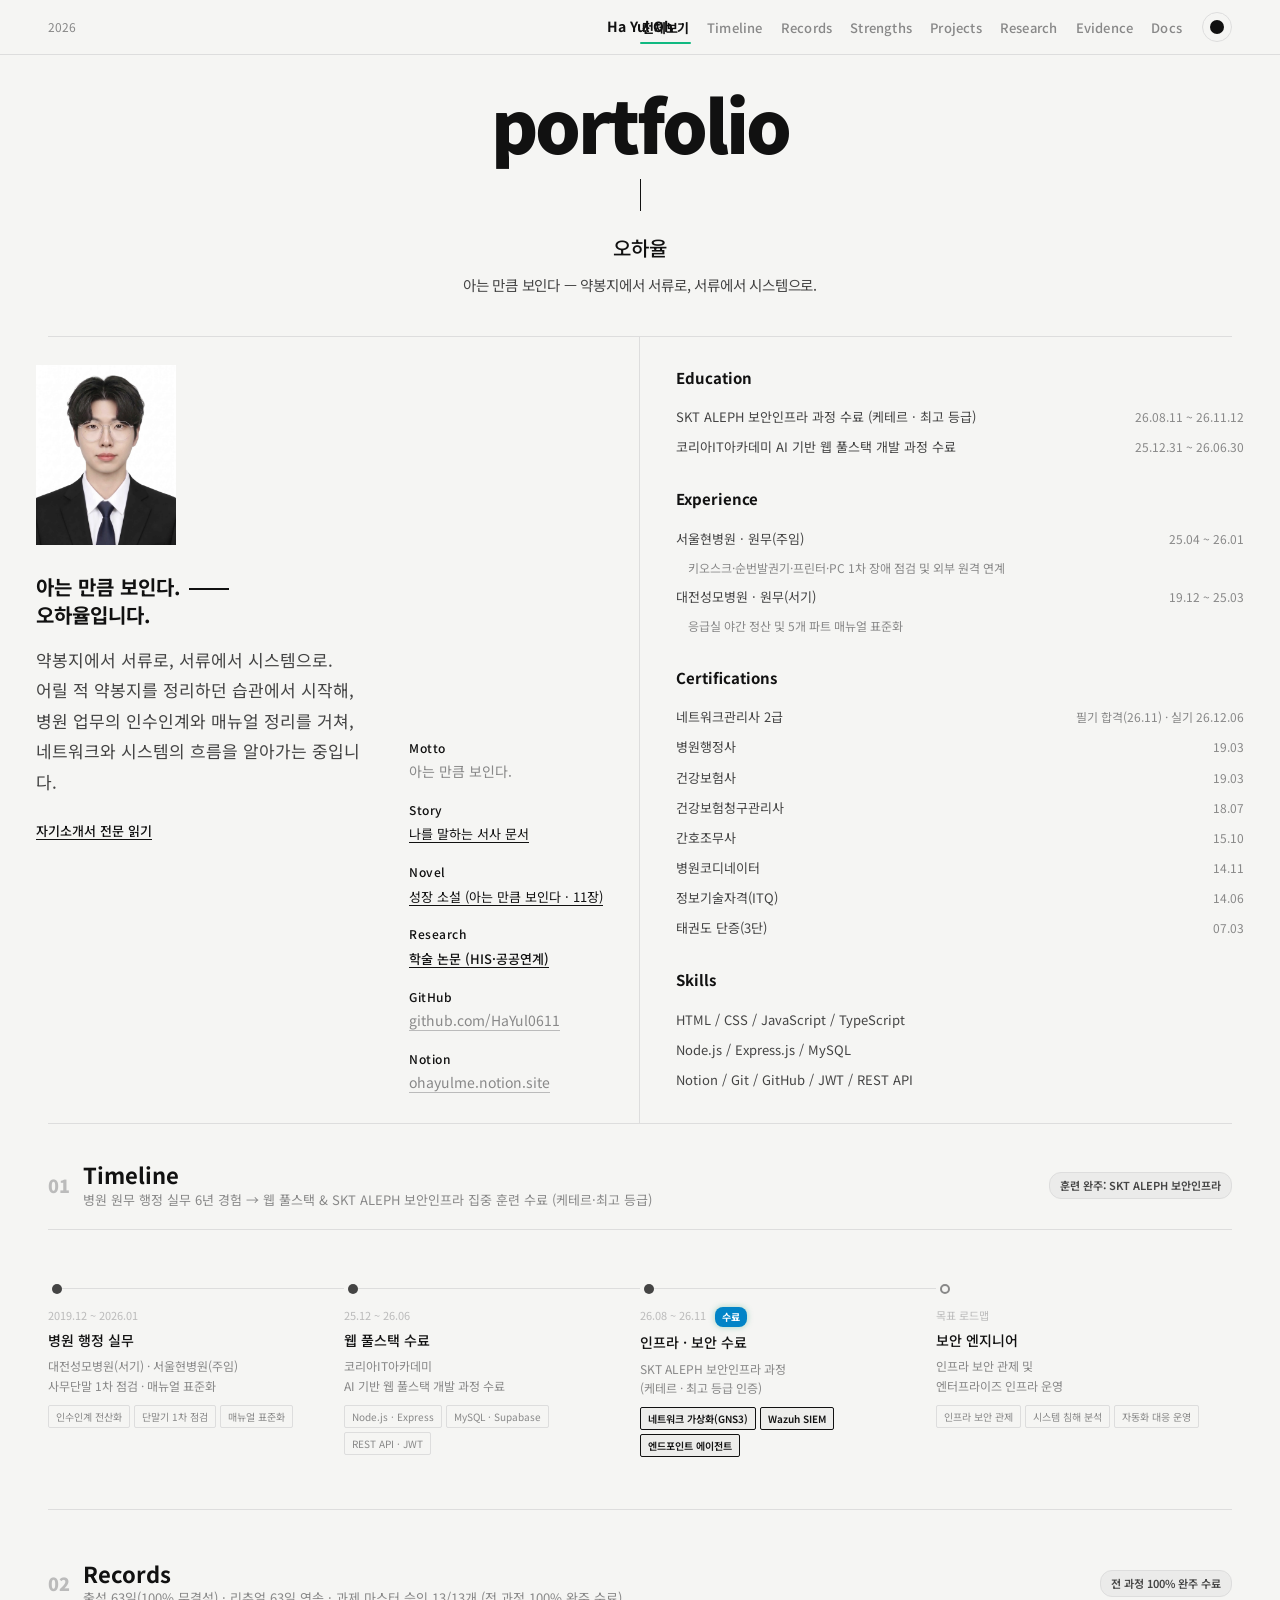
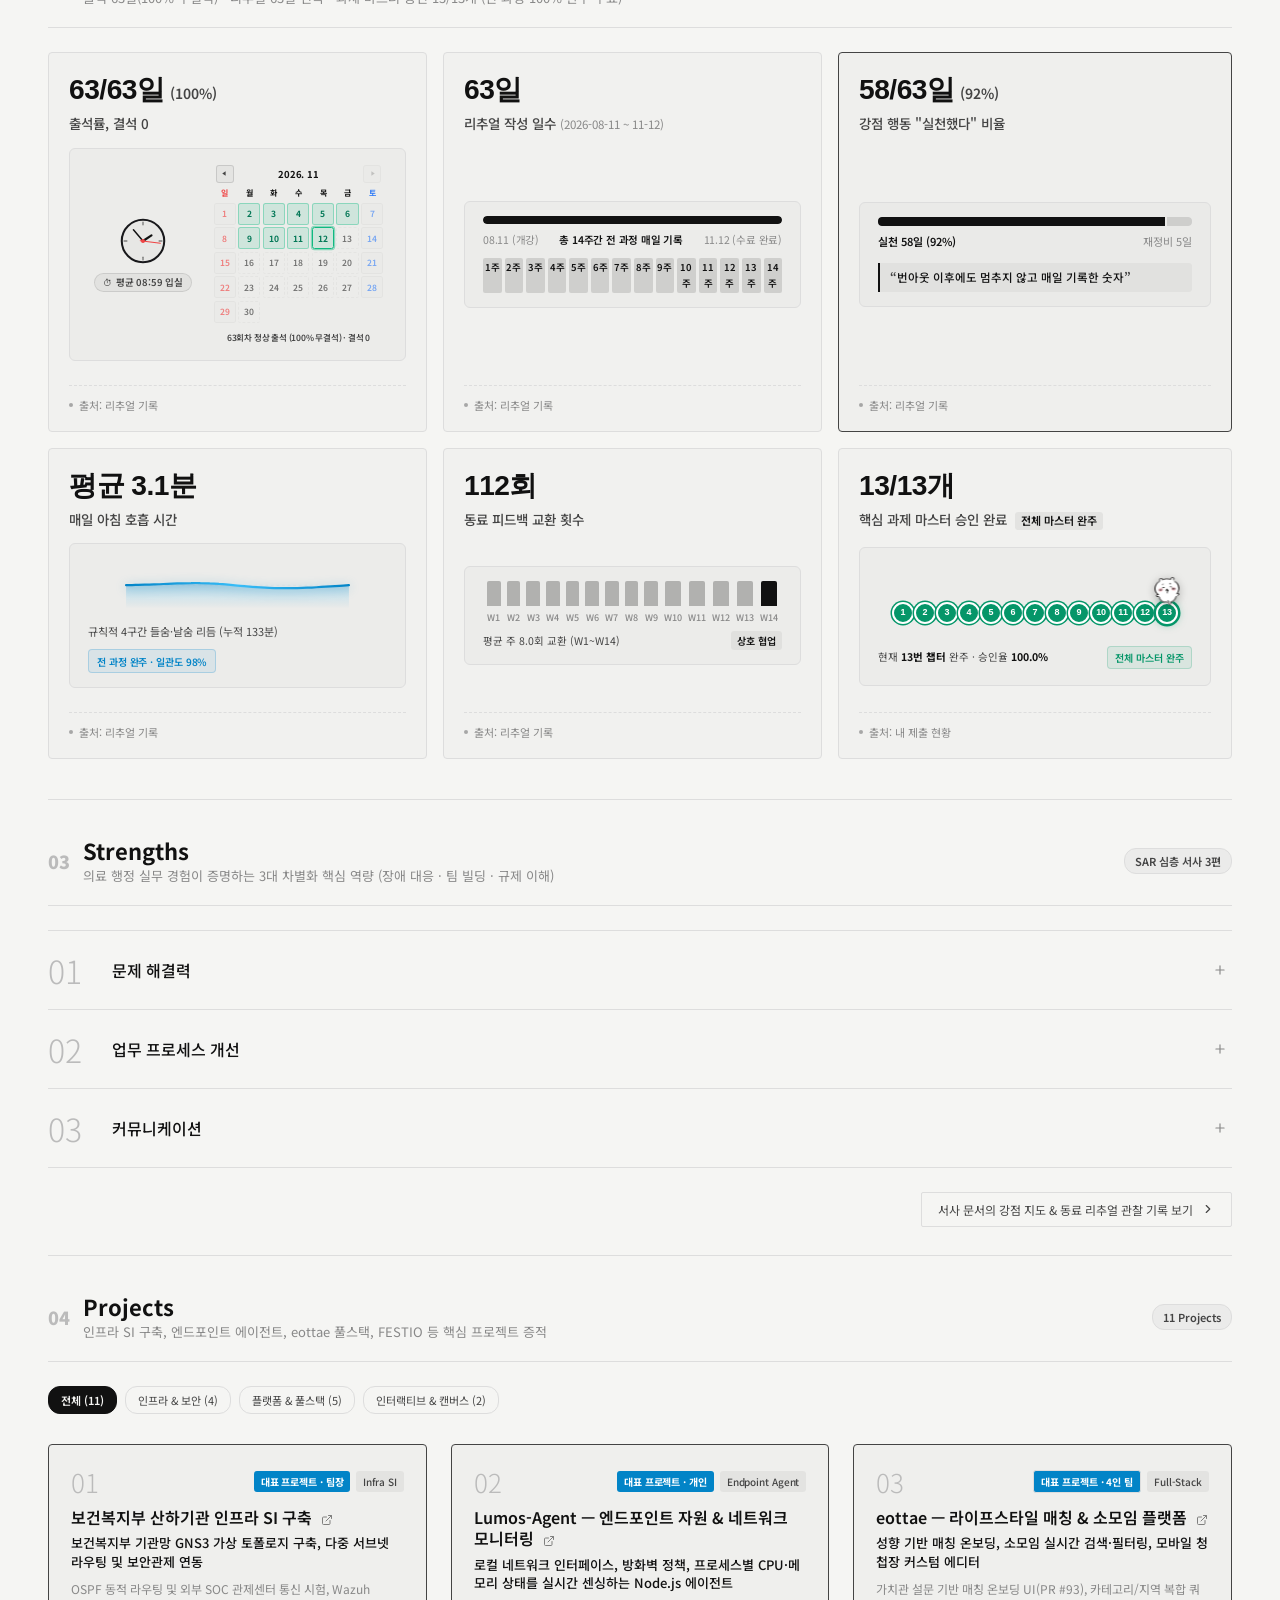
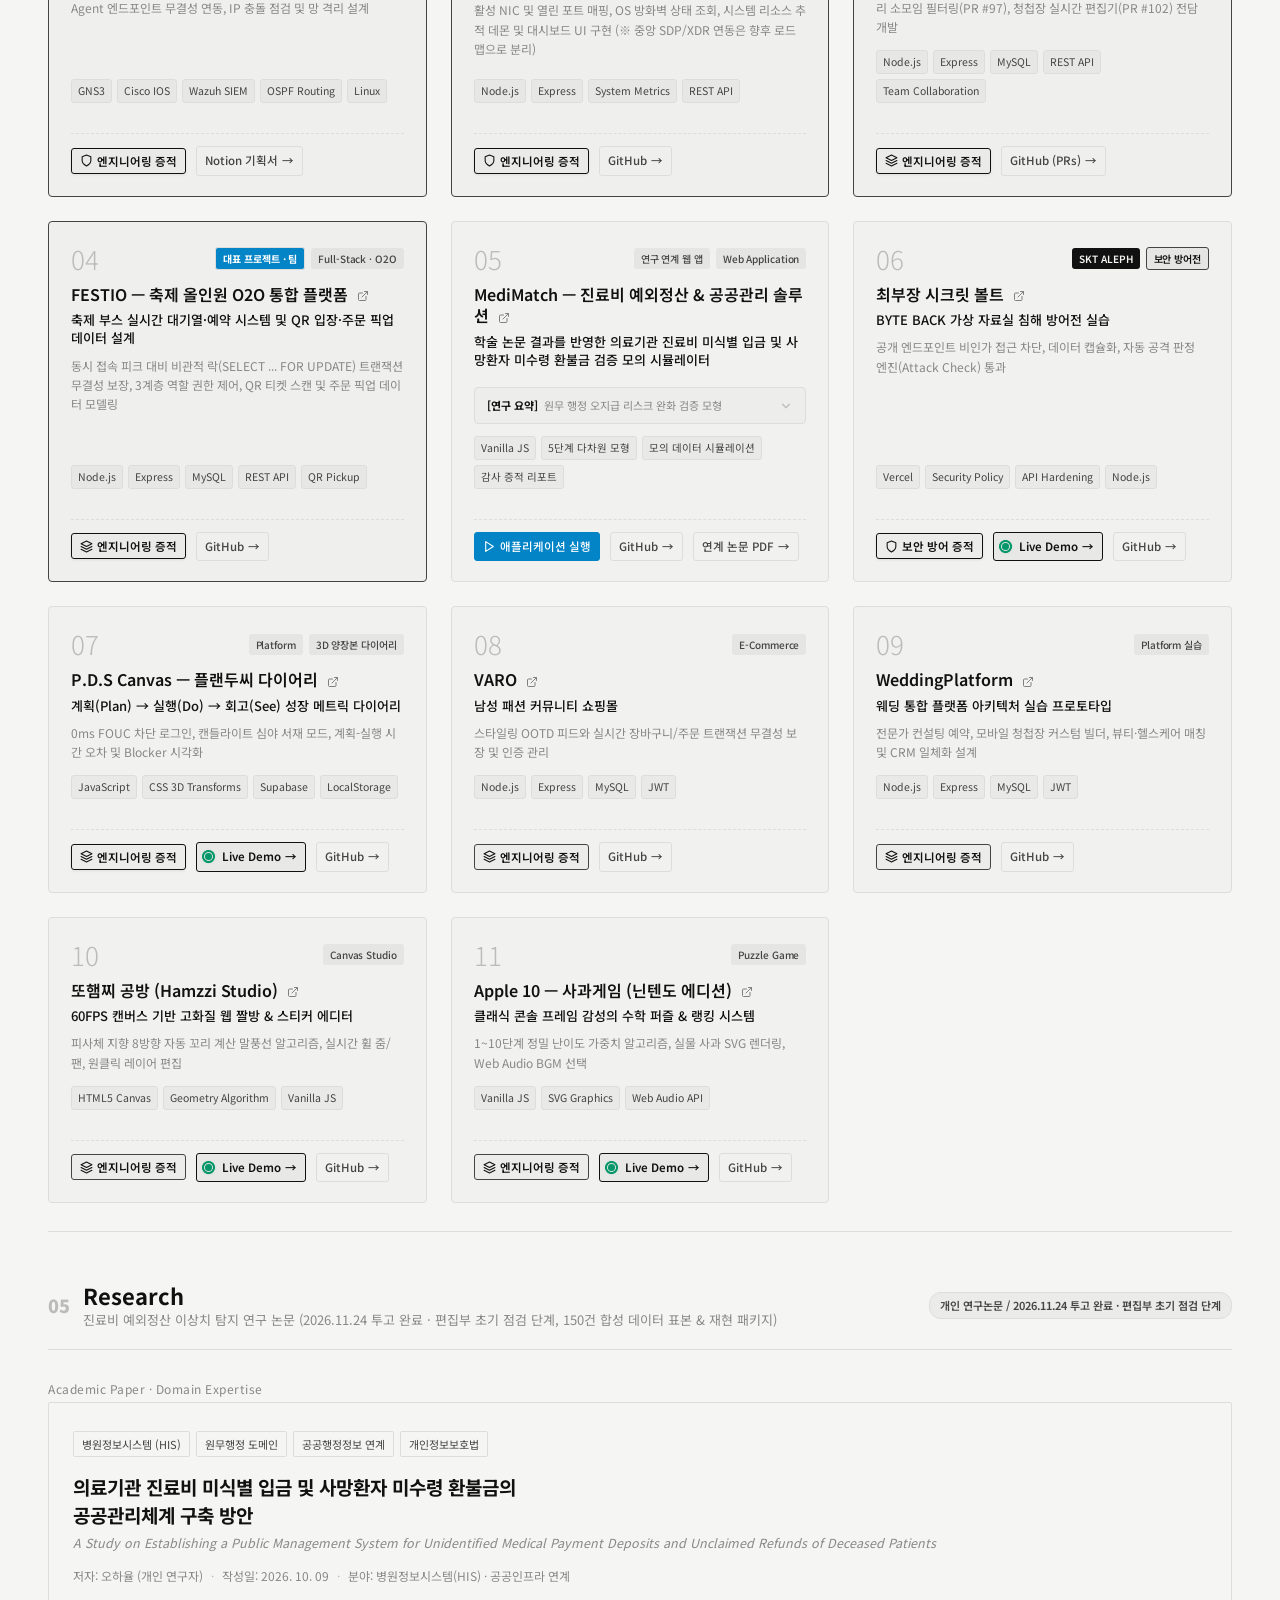
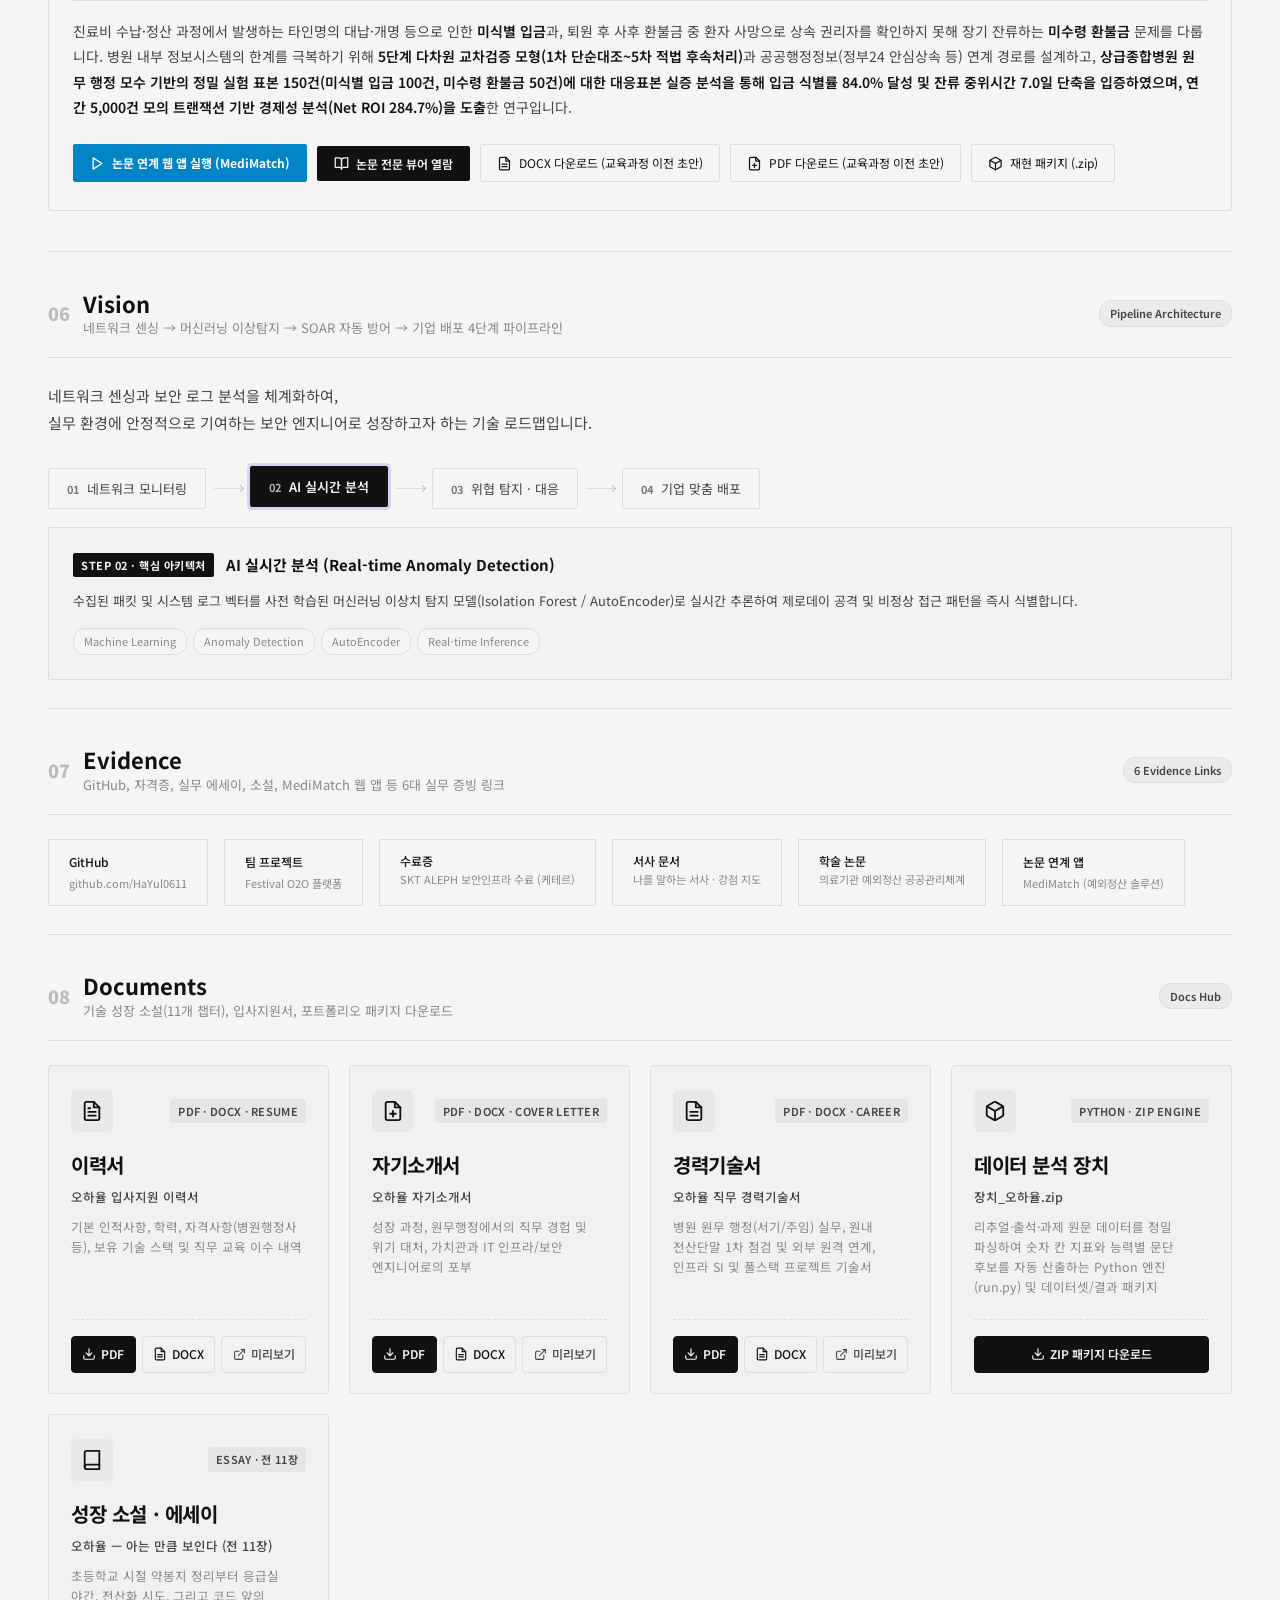
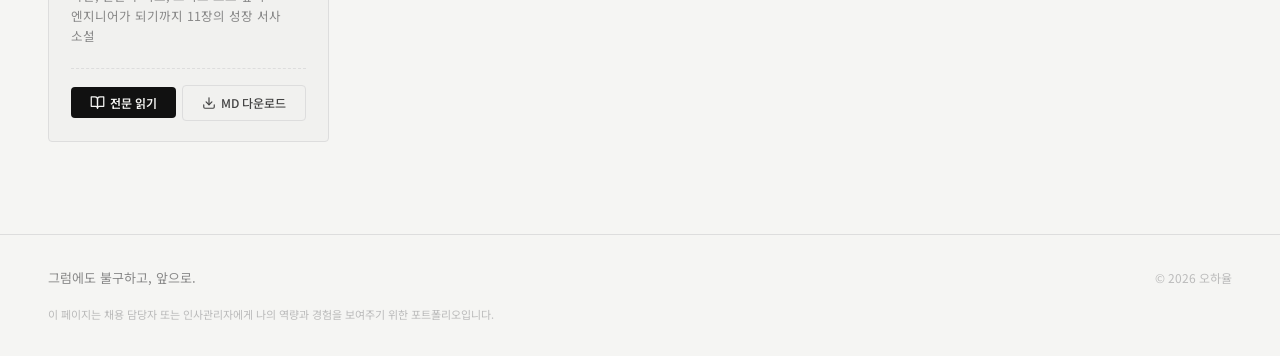
<file: index.html>
<!DOCTYPE html>
<html lang="ko">

<head>
  <meta charset="UTF-8">
  <meta name="viewport" content="width=device-width, initial-scale=1.0">
  <title>오하율 | Portfolio</title>
  <meta name="description" content="오하율의 포트폴리오 — IT 인프라, 보안 엔지니어링, 웹 풀스택 및 실무 서사">
  <link rel="canonical" href="https://hayul0611.github.io/SKT_ALEPH/">
  <link rel="preconnect" href="https://fonts.googleapis.com">
  <link rel="preconnect" href="https://fonts.gstatic.com" crossorigin>
  <link href="https://fonts.googleapis.com/css2?family=Noto+Sans+KR:wght@300;400;500;700;900&display=swap"
    rel="stylesheet">
  <link rel="icon" type="image/svg+xml"
    href="data:image/svg+xml,%3Csvg xmlns='http://www.w3.org/2000/svg' viewBox='0 0 32 32'%3E%3Crect width='32' height='32' rx='6' fill='%23111111'/%3E%3Ctext x='16' y='22' font-family='-apple-system, BlinkMacSystemFont, %22Segoe UI%22, sans-serif' font-size='16' font-weight='800' fill='%23ffffff' text-anchor='middle'%3EH%3C/text%3E%3C/svg%3E">
  <meta property="og:title" content="오하율 | Portfolio — IT 인프라 · 보안 · 풀스택">
  <meta property="og:description" content="병원 원무 행정 실무에서 웹 풀스택, 인프라 보안 엔지니어로의 전환. 오하율의 포트폴리오.">
  <meta property="og:image" content="https://hayul0611.github.io/SKT_ALEPH/assets/profile.jpg">
  <meta property="og:url" content="https://hayul0611.github.io/SKT_ALEPH/">
  <meta property="og:type" content="website">
  <meta name="twitter:card" content="summary_large_image">
  <meta name="twitter:title" content="오하율 | Portfolio — IT 인프라 · 보안 · 풀스택">
  <meta name="twitter:description" content="병원 원무 행정 실무에서 웹 풀스택, 인프라 보안 엔지니어로의 전환. 오하율의 포트폴리오.">
  <meta name="twitter:image" content="https://hayul0611.github.io/SKT_ALEPH/assets/profile.jpg">
  <link rel="stylesheet" href="css/style.css">
</head>

<body>
  <a href="#main" class="skip-link">본문 바로가기</a>

  <!-- 스크롤 진행률 인디케이터 (상단 2.5px 프로그레스 바) -->
  <div class="scroll-progress-bar" id="scrollProgressBar" aria-hidden="true"></div>

  <header class="nav" role="banner" id="mainHeader">
    <div class="nav-left">
      <span class="nav-year">2026</span>
      <span class="nav-reading-status" id="navReadingIndicator" aria-live="polite">
        <span class="reading-dot pulse-ring-dot" aria-hidden="true"></span>
        <span class="reading-prefix">현재 위치:</span>
        <strong class="reading-target" id="navReadingTarget">01 Timeline</strong>
      </span>
    </div>
    <a href="#main" class="nav-name" aria-label="메인 상단으로 이동">Ha Yul Oh</a>
    <div class="nav-right">
      <nav class="nav-links-desktop" aria-label="데스크톱 내비게이션">
        <a href="#all" class="nav-link nav-link-all is-active" data-tab="all" title="모든 섹션 연속 보기">전체보기</a>
        <a href="#timeline" class="nav-link" data-tab="timeline">Timeline</a>
        <a href="#metrics" class="nav-link" data-tab="metrics">Records</a>
        <a href="#strengths" class="nav-link" data-tab="strengths">Strengths</a>
        <a href="#projects" class="nav-link" data-tab="projects">Projects</a>
        <a href="#research" class="nav-link" data-tab="research">Research</a>
        <a href="#evidence" class="nav-link" data-tab="evidence">Evidence</a>
        <a href="#documents" class="nav-link" data-tab="documents">Docs</a>
      </nav>
      <button class="theme-toggle" id="themeToggle" type="button" aria-label="다크 모드 전환" title="화면 모드 전환 (라이트/다크)">
        <span class="theme-icon" id="themeIcon"></span>
      </button>
      <button class="nav-burger-btn" id="navBurgerBtn" type="button" aria-label="전체 메뉴 열기" aria-expanded="false"
        aria-controls="navDropdownMenu">
        <span class="burger-bar" aria-hidden="true"></span>
        <span class="burger-bar" aria-hidden="true"></span>
        <span class="burger-bar" aria-hidden="true"></span>
      </button>
    </div>

    <!-- 반응형 모바일/태블릿 드롭다운 메뉴 -->
    <div class="nav-dropdown-menu" id="navDropdownMenu" role="region" aria-label="모바일 내비게이션" hidden>
      <div class="nav-dropdown-status-box" id="navDropdownStatusBox">
        <span class="reading-dot pulse-ring-dot" aria-hidden="true"></span>
        <span class="dropdown-status-text">현재 위치: <strong id="navDropdownTarget">01 Timeline</strong></span>
      </div>
      <nav class="nav-dropdown-links" aria-label="모바일 섹션 링크">
        <a href="#all" class="nav-dropdown-link nav-dropdown-all is-active" data-tab="all">
          <span class="nav-link-num">ALL</span>
          <span class="nav-link-text">전체보기 (모두 펼치기)</span>
          <span class="nav-link-arrow">&rarr;</span>
        </a>
        <a href="#timeline" class="nav-dropdown-link" data-tab="timeline">
          <span class="nav-link-num">01</span>
          <span class="nav-link-text">Timeline (이력 &amp; 로드맵)</span>
          <span class="nav-link-arrow">&rarr;</span>
        </a>
        <a href="#metrics" class="nav-dropdown-link" data-tab="metrics">
          <span class="nav-link-num">02</span>
          <span class="nav-link-text">Records (핵심 정량 지표)</span>
          <span class="nav-link-arrow">&rarr;</span>
        </a>
        <a href="#strengths" class="nav-dropdown-link" data-tab="strengths">
          <span class="nav-link-num">03</span>
          <span class="nav-link-text">Strengths (기술 역량)</span>
          <span class="nav-link-arrow">&rarr;</span>
        </a>
        <a href="#projects" class="nav-dropdown-link" data-tab="projects">
          <span class="nav-link-num">04</span>
          <span class="nav-link-text">Projects (프로젝트 증적)</span>
          <span class="nav-link-arrow">&rarr;</span>
        </a>
        <a href="#research" class="nav-dropdown-link" data-tab="research">
          <span class="nav-link-num">05</span>
          <span class="nav-link-text">Research (학술 &amp; 논문)</span>
          <span class="nav-link-arrow">&rarr;</span>
        </a>
        <a href="#evidence" class="nav-dropdown-link" data-tab="evidence">
          <span class="nav-link-num">06</span>
          <span class="nav-link-text">Evidence (엔지니어링 증적)</span>
          <span class="nav-link-arrow">&rarr;</span>
        </a>
        <a href="#documents" class="nav-dropdown-link" data-tab="documents">
          <span class="nav-link-num">07</span>
          <span class="nav-link-text">Docs (공식 서류 &amp; 인증)</span>
          <span class="nav-link-arrow">&rarr;</span>
        </a>
      </nav>
    </div>
  </header>
  <main id="main">

    <!-- 히어로 섹션 -->

    <section class="hero" aria-label="메인 소개">
      <h1 class="hero-word">portfolio</h1>
      <div class="hero-line" aria-hidden="true"></div>
      <p class="hero-name">오하율</p>
      <p class="hero-sub">아는 만큼 보인다 — 약봉지에서 서류로, 서류에서 시스템으로.</p>

    </section>
    <hr class="divider">

    <!-- 소개 섹션 -->

    <section class="about" aria-label="자기소개">
      <div class="about-left">
        <div class="about-left-main">
          <div class="profile-photo-wrap">
            <picture>
              <source srcset="assets/profile.webp" type="image/webp">
              <img src="assets/profile.jpg" alt="오하율 프로필 사진" class="profile-photo" width="220" height="280"
                fetchpriority="high" decoding="async">
            </picture>
          </div>
          <h2 class="about-intro">
            아는 만큼 보인다.<span class="about-dash" aria-hidden="true"></span><br>
            오하율입니다.
          </h2>
          <p class="about-desc">
            약봉지에서 서류로, 서류에서 시스템으로.<br>
            어릴 적 약봉지를 정리하던 습관에서 시작해,<br>
            병원 업무의 인수인계와 매뉴얼 정리를 거쳐,<br>
            네트워크와 시스템의 흐름을 알아가는 중입니다.
          </p>
          <p class="about-intro-action">
            <button type="button" class="about-story-btn intro-open-btn" id="introModalBtn" aria-label="자기소개서 전문 열람">
              자기소개서 전문 읽기
            </button>
          </p>
        </div>
        <div class="about-left-side">
          <p class="about-label">Motto</p>
          <p class="about-value">아는 만큼 보인다.</p>
          <p class="about-label">Story</p>
          <p class="about-value">
            <button type="button" class="about-story-btn" id="aboutStoryBtn" aria-label="서사 문서 열람">
              나를 말하는 서사 문서
            </button>
          </p>
          <p class="about-label">Novel</p>
          <p class="about-value">
            <button type="button" class="about-story-btn about-novel-btn" id="aboutNovelBtn"
              aria-label="성장 소설 전 11장 열람">
              성장 소설 (아는 만큼 보인다 · 11장)
            </button>
          </p>
          <p class="about-label">Research</p>
          <p class="about-value">
            <button type="button" class="about-story-btn about-paper-btn" id="aboutPaperBtn" aria-label="학술 연구 논문 열람">
              학술 논문 (HIS·공공연계)
            </button>
          </p>
          <p class="about-label">GitHub</p>
          <p class="about-value">
            <a href="https://github.com/HaYul0611" target="_blank" rel="noopener noreferrer">github.com/HaYul0611</a>
          </p>
          <p class="about-label">Notion</p>
          <p class="about-value">
            <a href="https://ohayulme.notion.site/Hello-I-m-47d346571e158253ac7f016556bc774e" target="_blank"
              rel="noopener noreferrer">ohayulme.notion.site</a>
          </p>
        </div>
      </div>
      <div class="about-right">
        <h3 class="section-title">Education</h3>
        <div class="info-row">
          <span class="info-text">SKT ALEPH 보안인프라 과정 수료 (케테르 · 최고 등급)</span>
          <span class="info-date">26.08.11 ~ 26.11.12</span>
        </div>
        <div class="info-row">
          <span class="info-text">코리아IT아카데미 AI 기반 웹 풀스택 개발 과정 수료</span>
          <span class="info-date">25.12.31 ~ 26.06.30</span>
        </div>
        <h3 class="section-title section-gap">Experience</h3>
        <div class="info-row">
          <span class="info-text">서울현병원 · 원무(주임)</span>
          <span class="info-date">25.04 ~ 26.01</span>
        </div>
        <div class="info-row sub">
          <span class="info-text">키오스크·순번발권기·프린터·PC 1차 장애 점검 및 외부 원격 연계</span>
        </div>
        <div class="info-row">
          <span class="info-text">대전성모병원 · 원무(서기)</span>
          <span class="info-date">19.12 ~ 25.03</span>
        </div>
        <div class="info-row sub">
          <span class="info-text">응급실 야간 정산 및 5개 파트 매뉴얼 표준화</span>
        </div>
        <h3 class="section-title section-gap">Certifications</h3>
        <div class="info-row">
          <span class="info-text">네트워크관리사 2급</span>
          <span class="info-date">필기 합격(26.11) · 실기 26.12.06</span>
        </div>
        <div class="info-row">
          <span class="info-text">병원행정사</span>
          <span class="info-date">19.03</span>
        </div>
        <div class="info-row">
          <span class="info-text">건강보험사</span>
          <span class="info-date">19.03</span>
        </div>
        <div class="info-row">
          <span class="info-text">건강보험청구관리사</span>
          <span class="info-date">18.07</span>
        </div>
        <div class="info-row">
          <span class="info-text">간호조무사</span>
          <span class="info-date">15.10</span>
        </div>
        <div class="info-row">
          <span class="info-text">병원코디네이터</span>
          <span class="info-date">14.11</span>
        </div>
        <div class="info-row">
          <span class="info-text">정보기술자격(ITQ)</span>
          <span class="info-date">14.06</span>
        </div>
        <div class="info-row">
          <span class="info-text">태권도 단증(3단)</span>
          <span class="info-date">07.03</span>
        </div>
        <h3 class="section-title section-gap">Skills</h3>
        <div class="info-row">
          <span class="info-text">HTML / CSS / JavaScript / TypeScript</span>
        </div>
        <div class="info-row">
          <span class="info-text">Node.js / Express.js / MySQL</span>
        </div>
        <div class="info-row">
          <span class="info-text">Notion / Git / GitHub / JWT / REST API</span>
        </div>
      </div>

    </section>
    <hr class="divider">

    <!-- 타임라인 섹션 -->

    <section class="timeline-section section-tab-pane" id="timeline" data-tab-id="timeline" aria-label="경력 전환 타임라인">
      <div class="section-header-block">
        <div class="section-header-left">
          <span class="section-num-tag">01</span>
          <div class="section-title-wrap">
            <h2 class="section-title">Timeline</h2>
            <p class="section-summary-preview">병원 원무 행정 실무 6년 경험 → 웹 풀스택 &amp; SKT ALEPH 보안인프라 집중 훈련 수료 (케테르·최고 등급)</p>
          </div>
        </div>
        <div class="section-header-right">
          <span class="section-badge">훈련 완주: SKT ALEPH 보안인프라</span>
        </div>
      </div>
      <div class="section-body">
        <div class="timeline" id="careerTimeline">
          <div class="timeline-item done">
            <span class="timeline-dot" aria-hidden="true"></span>
            <p class="timeline-period">2019.12 ~ 2026.01</p>
            <p class="timeline-title">병원 행정 실무</p>
            <p class="timeline-desc">대전성모병원(서기) · 서울현병원(주임)<br>사무단말 1차 점검 · 매뉴얼 표준화</p>
            <div class="timeline-tags">
              <span class="time-tag">인수인계 전산화</span>
              <span class="time-tag">단말기 1차 점검</span>
              <span class="time-tag">매뉴얼 표준화</span>
            </div>
          </div>
          <div class="timeline-item done">
            <span class="timeline-dot" aria-hidden="true"></span>
            <p class="timeline-period">25.12 ~ 26.06</p>
            <p class="timeline-title">웹 풀스택 수료</p>
            <p class="timeline-desc">코리아IT아카데미<br>AI 기반 웹 풀스택 개발 과정 수료</p>
            <div class="timeline-tags">
              <span class="time-tag">Node.js · Express</span>
              <span class="time-tag">MySQL · Supabase</span>
              <span class="time-tag">REST API · JWT</span>
            </div>
          </div>
          <div class="timeline-item done active-track">
            <span class="timeline-dot" aria-hidden="true"></span>
            <p class="timeline-period">26.08 ~ 26.11 <span class="current-badge" style="background:#0284c7; color:#fff;">수료</span></p>
            <p class="timeline-title">인프라 · 보안 수료</p>
            <p class="timeline-desc">SKT ALEPH 보안인프라 과정<br>(케테르 · 최고 등급 인증)</p>
            <div class="timeline-tags">
              <span class="time-tag highlight">네트워크 가상화(GNS3)</span>
              <span class="time-tag highlight">Wazuh SIEM</span>
              <span class="time-tag highlight">엔드포인트 에이전트</span>
            </div>
          </div>
          <div class="timeline-item goal">
            <span class="timeline-dot" aria-hidden="true"></span>
            <p class="timeline-period">목표 로드맵</p>
            <p class="timeline-title">보안 엔지니어</p>
            <p class="timeline-desc">인프라 보안 관제 및<br>엔터프라이즈 인프라 운영</p>
            <div class="timeline-tags">
              <span class="time-tag">인프라 보안 관제</span>
              <span class="time-tag">시스템 침해 분석</span>
              <span class="time-tag">자동화 대응 운영</span>
            </div>
          </div>
        </div>
      </div>
    </section>
    <hr class="divider section-divider">

    <!-- 숫자 칸 섹션 (Records) -->

    <section class="metrics-section section-tab-pane" id="metrics" data-tab-id="metrics" aria-label="숫자로 증명하는 기록">
      <div class="section-header-block">
        <div class="section-header-left">
          <span class="section-num-tag">02</span>
          <div class="section-title-wrap">
            <h2 class="section-title">Records</h2>
            <p class="section-summary-preview" id="recordsSectionSummary">출석 63일(100% 무결석) · 리추얼 63일 연속 · 과제 마스터 승인 13/13개 (전 과정 100% 완주 수료)</p>
          </div>
        </div>
        <div class="section-header-right">
          <span class="section-badge">전 과정 100% 완주 수료</span>
        </div>
      </div>
      <div class="section-body">
        <div class="metrics-grid">

          <!-- 1. 출석률 -->
          <div class="metric-card">
            <div class="metric-header-part">
              <div class="metric-num-wrap">
                <span class="metric-num" id="recordAttendanceDays">63/63일</span>
                <span class="metric-rate" id="recordAttendanceRate">(100%)</span>
              </div>
              <p class="metric-label">출석률, 결석 0</p>
            </div>

            <!-- 차트: 실시간 아날로그 시계 + 8~11월 미니 캘린더 그리드 (일요일 시작 & Cortex 동기화) -->
            <div class="metric-chart-wrap" aria-label="출석률 100% 실시간 시계 및 8~11월 미니 캘린더 시각화">
              <div class="attendance-visual" id="attendanceVisual">
                <!-- 좌측: 실시간 블랙 아날로그 시계 & 단정한 입실 시간 뱃지 -->
                <div class="attendance-clock-col">
                  <div class="live-clock-box" id="liveClockBox" aria-label="실시간 아날로그 시계">
                    <svg class="analog-clock" viewBox="0 0 52 52" width="44" height="44" aria-hidden="true">
                      <!-- 블랙 다이얼 외곽 테두리 링 -->
                      <circle class="clock-dial-frame" cx="26" cy="26" r="23" />
                      <!-- 12, 3, 6, 9 인덱스 눈금 -->
                      <line class="clock-tick tick-12" x1="26" y1="5.5" x2="26" y2="8.5" />
                      <line class="clock-tick tick-3" x1="46.5" y1="26" x2="43.5" y2="26" />
                      <line class="clock-tick tick-6" x1="26" y1="46.5" x2="26" y2="43.5" />
                      <line class="clock-tick tick-9" x1="5.5" y1="26" x2="8.5" y2="26" />
                      <!-- 시침, 분침, 초침 바늘 (피벗 26, 26 기준 JS 실시간 회전) -->
                      <line class="clock-hand hour-hand" id="analogHourHand" x1="26" y1="26" x2="26" y2="15" stroke-linecap="round" />
                      <line class="clock-hand minute-hand" id="analogMinuteHand" x1="26" y1="26" x2="26" y2="10" stroke-linecap="round" />
                      <line class="clock-hand second-hand" id="analogSecondHand" x1="26" y1="29" x2="26" y2="7" stroke-linecap="round" />
                      <circle class="clock-pivot" cx="26" cy="26" r="2.2" />
                    </svg>
                  </div>
                  <!-- 펄스 없는 단정하고 자연스러운 입실 시간 태그 -->
                  <div class="clock-status-tag" id="attendanceClockTag" aria-label="Cortex 실제 기록 기반 평균 입실 시간">
                    <span class="clock-icon-mini" aria-hidden="true">⏱</span>
                    <span class="clock-status-text" id="attendanceClockText">평균 08:59 입실</span>
                  </div>
                </div>

                <!-- 우측: 8월~11월 요일 달력 형태 미니 캘린더 그리드 (일요일 시작) -->
                <div class="attendance-calendar-col">
                  <!-- 상단 < 2026. 10 > 월 전환 화살표 네비게이터 (8~11월 제한) -->
                  <div class="cal-month-nav" aria-label="출석 기록 월 선택">
                    <button type="button" class="cal-nav-btn prev" id="calPrevBtn" aria-label="이전 달 (8월까지)" title="이전 달">
                      <svg viewBox="0 0 16 16" width="9" height="9" aria-hidden="true"><path d="M10 12L4 8l6-4v8z" fill="currentColor"/></svg>
                    </button>
                    <span class="cal-current-label" id="calCurrentLabel">2026. 11</span>
                    <button type="button" class="cal-nav-btn next" id="calNextBtn" aria-label="다음 달 (11월까지)" title="다음 달">
                      <svg viewBox="0 0 16 16" width="9" height="9" aria-hidden="true"><path d="M6 4l6 4-6 4V4z" fill="currentColor"/></svg>
                    </button>
                  </div>

                  <!-- 일 -> 월 순서 요일 헤더 (일: 빨강, 토: 파랑) -->
                  <div class="cal-days-header" aria-hidden="true">
                    <span class="dow-sun">일</span><span>월</span><span>화</span><span>수</span><span>목</span><span>금</span><span class="dow-sat">토</span>
                  </div>
                  <div class="cal-month-grid mini-cal-grid" id="attendanceCalGrid" role="grid" aria-label="8~11월 요일별 출석 달력">
                    <!-- JS로 선택된 월의 시작 요일 오프셋 및 일자별 Cortex 동기화 데이터 렌더링 -->
                  </div>
                  <div class="cal-footer-meta">
                    <span class="streak-caption" id="attendanceStreakCaption">63회차 정상 출석 (100% 무결석) · 결석 0</span>
                  </div>
                </div>

                <!-- 일자별 Cortex 실제 입실 시간 호버 플로팅 툴팁 -->
                <div class="cal-tooltip" id="calTooltip" role="tooltip" aria-hidden="true"></div>
              </div>
            </div>
            <div class="metric-source">
              <span class="metric-source-dot" aria-hidden="true"></span>
              <span>출처: 리추얼 기록</span>
            </div>
          </div>

          <!-- 2. 리추얼 작성 일수 -->
          <div class="metric-card">
            <div class="metric-header-part">
              <div class="metric-num-wrap">
                <span class="metric-num" id="recordRitualDays">63일</span>
              </div>
              <p class="metric-label">리추얼 작성 일수 <span class="metric-date-range" id="recordRitualDateRange">(2026-08-11 ~
                  10-17)</span></p>
            </div>

            <!-- 차트: 8주간 지속 누적 타임라인 트래커 -->
            <div class="metric-chart-wrap" aria-label="리추얼 지속 기간 타임라인">
              <div class="timeline-bar-chart">
                <div class="timeline-bar-track">
                  <div class="timeline-bar-fill" style="width: 100%;"></div>
                  <div class="timeline-bar-pointer"></div>
                </div>
                <div class="timeline-bar-scale" aria-hidden="true">
                  <span class="scale-label">08.11 (개강)</span>
                  <span class="scale-mid">총 14주간 전 과정 매일 기록</span>
                  <span class="scale-label" id="recordRitualCurrentDate">11.12 (수료 완료)</span>
                </div>
                <div class="timeline-week-blocks" aria-hidden="true">
                  <span class="week-pill active">1주</span>
                  <span class="week-pill active">2주</span>
                  <span class="week-pill active">3주</span>
                  <span class="week-pill active">4주</span>
                  <span class="week-pill active">5주</span>
                  <span class="week-pill active">6주</span>
                  <span class="week-pill active">7주</span>
                  <span class="week-pill active">8주</span>
                  <span class="week-pill active">9주</span>
                  <span class="week-pill active">10주</span>
                  <span class="week-pill active">11주</span>
                  <span class="week-pill active">12주</span>
                  <span class="week-pill active">13주</span>
                  <span class="week-pill active">14주</span>
                </div>
              </div>
            </div>
            <div class="metric-source">
              <span class="metric-source-dot" aria-hidden="true"></span>
              <span>출처: 리추얼 기록</span>
            </div>
          </div>

          <!-- 3. 강점 행동 실천 비율 + 고난 장면 짝짓기 -->
          <div class="metric-card highlight-card">
            <div class="metric-header-part">
              <div class="metric-num-wrap">
                <span class="metric-num" id="recordPracticeDays">58/63일</span>
                <span class="metric-rate" id="recordPracticeRate">(92%)</span>
              </div>
              <p class="metric-label">강점 행동 "실천했다" 비율</p>
            </div>

            <!-- 차트: 90% 게이지 세그먼트 바 + 고난 인용 뱃지 -->
            <div class="metric-chart-wrap" aria-label="강점 행동 실천율 90%">
              <div class="practice-gauge-box">
                <div class="segmented-bar" aria-hidden="true">
                  <div class="segmented-fill" id="recordPracticeFill" style="width: 92%;"></div>
                  <div class="segmented-unfill" style="width: 8%;"></div>
                </div>
                <div class="gauge-meta-row">
                  <span class="gauge-tag-success" id="recordPracticeTag">실천 58일 (92%)</span>
                  <span class="gauge-tag-rest">재정비 5일</span>
                </div>
              </div>
              <div class="metric-quote-badge">
                <span class="quote-mark">“</span>번아웃 이후에도 멈추지 않고 매일 기록한 숫자<span class="quote-mark">”</span>
              </div>
            </div>
            <div class="metric-source">
              <span class="metric-source-dot" aria-hidden="true"></span>
              <span>출처: 리추얼 기록</span>
            </div>
          </div>

          <!-- 4. 아침 호흡 시간 -->
          <div class="metric-card">
            <div class="metric-header-part">
              <div class="metric-num-wrap">
                <span class="metric-num">평균 3.1분</span>
              </div>
              <p class="metric-label">매일 아침 호흡 시간</p>
            </div>

            <!-- 차트: 안정적인 호흡 루틴 SVG 스파크라인 파형 -->
            <div class="metric-chart-wrap" aria-label="아침 호흡 루틴 일자별 파형 그래프">
              <div class="sparkline-chart-box">
                <svg class="sparkline-svg" id="sparklineSvg" viewBox="0 0 240 56">
                  <defs>

                    <!-- 은은하고 청량한 푸른빛 호흡 그라디언트 -->
                    <linearGradient id="breatheGrad" x1="0" y1="0" x2="0" y2="1">
                      <stop offset="0%" stop-color="#0284c7" stop-opacity="0.32" />
                      <stop offset="60%" stop-color="#38bdf8" stop-opacity="0.12" />
                      <stop offset="100%" stop-color="#0284c7" stop-opacity="0.0" />
                    </linearGradient>
                    <linearGradient id="breatheLineGrad" x1="0" y1="0" x2="1" y2="0">
                      <stop offset="0%" stop-color="#0284c7" />
                      <stop offset="50%" stop-color="#38bdf8" />
                      <stop offset="100%" stop-color="#0284c7" />
                    </linearGradient>
                  </defs>

                  <!-- 평균 3.1분 기준 점선 가이드 -->
                  <line x1="0" y1="25" x2="240" y2="25" class="sparkline-guide" stroke-dasharray="3,3" />

                  <!-- 부드러운 푸른빛 호흡 그라디언트 영역 -->
                  <path class="sparkline-area" id="sparklineWaveArea"
                    d="M 0,25 Q 15,10 30,25 T 60,25 T 90,25 T 120,25 T 150,25 T 180,25 T 210,25 T 240,25 L 240,54 L 0,54 Z" />

                  <!-- 메인 호흡 유기적 푸른빛 파동 곡선 -->
                  <path class="sparkline-line" id="sparklineWaveLine"
                    d="M 0,25 Q 15,10 30,25 T 60,25 T 90,25 T 120,25 T 150,25 T 180,25 T 210,25 T 240,25" />
                </svg>
                <div class="sparkline-meta">
                  <span>규칙적 4구간 들숨·날숨 리듬 (누적 133분)</span>
                  <span class="sparkline-badge" id="recordBreatheBadge">전 과정 완주 · 일관도 98%</span>
                </div>
              </div>
            </div>
            <div class="metric-source">
              <span class="metric-source-dot" aria-hidden="true"></span>
              <span>출처: 리추얼 기록</span>
            </div>
          </div>

          <!-- 5. 동료 피드백 교환 횟수 -->
          <div class="metric-card">
            <div class="metric-header-part">
              <div class="metric-num-wrap">
                <span class="metric-num">112회</span>
              </div>
              <p class="metric-label">동료 피드백 교환 횟수</p>
            </div>

            <!-- 차트: 주차별 피드백 교환 볼륨 미니 바 차트 -->
            <div class="metric-chart-wrap" aria-label="주차별 피드백 교환 빈도 막대 그래프">
              <div class="mini-bar-chart">
                <div class="bars-container" aria-hidden="true">
                  <div class="bar-col"><span class="bar-fill" style="height: 70%;" title="1주차: 7회"></span><span class="bar-x">W1</span></div>
                  <div class="bar-col"><span class="bar-fill" style="height: 80%;" title="2주차: 8회"></span><span class="bar-x">W2</span></div>
                  <div class="bar-col"><span class="bar-fill" style="height: 90%;" title="3주차: 9회"></span><span class="bar-x">W3</span></div>
                  <div class="bar-col"><span class="bar-fill" style="height: 80%;" title="4주차: 8회"></span><span class="bar-x">W4</span></div>
                  <div class="bar-col"><span class="bar-fill" style="height: 90%;" title="5주차: 9회"></span><span class="bar-x">W5</span></div>
                  <div class="bar-col"><span class="bar-fill" style="height: 80%;" title="6주차: 8회"></span><span class="bar-x">W6</span></div>
                  <div class="bar-col"><span class="bar-fill" style="height: 80%;" title="7주차: 8회"></span><span class="bar-x">W7</span></div>
                  <div class="bar-col"><span class="bar-fill" style="height: 80%;" title="8주차: 8회"></span><span class="bar-x">W8</span></div>
                  <div class="bar-col"><span class="bar-fill" style="height: 80%;" title="9주차: 8회"></span><span class="bar-x">W9</span></div>
                  <div class="bar-col"><span class="bar-fill" style="height: 80%;" title="10주차: 8회"></span><span class="bar-x">W10</span></div>
                  <div class="bar-col"><span class="bar-fill" style="height: 80%;" title="11주차: 8회"></span><span class="bar-x">W11</span></div>
                  <div class="bar-col"><span class="bar-fill" style="height: 85%;" title="12주차: 8회"></span><span class="bar-x">W12</span></div>
                  <div class="bar-col"><span class="bar-fill" style="height: 85%;" title="13주차: 8회"></span><span class="bar-x">W13</span></div>
                  <div class="bar-col"><span class="bar-fill active" style="height: 90%;" title="14주차: 9회 (수료 완주)"></span><span class="bar-x">W14</span></div>
                </div>
                <div class="bar-chart-meta">
                  <span>평균 주 8.0회 교환 (W1~W14)</span>
                  <span class="bar-total-tag">상호 협업</span>
                </div>
              </div>
            </div>
            <div class="metric-source">
              <span class="metric-source-dot" aria-hidden="true"></span>
              <span>출처: 리추얼 기록</span>
            </div>
          </div>

          <!-- 6. 핵심 과제 마스터 승인 -->
          <div class="metric-card">
            <div class="metric-header-part">
              <div class="metric-num-wrap">
                <span class="metric-num" id="recordTasksCount">13/13개</span>
              </div>
              <p class="metric-label">핵심 과제 마스터 승인 완료 <span class="metric-progress-tag" id="recordTasksTag">전체 마스터 완주</span></p>
            </div>

            <!-- 차트: 13단계 과제 로드맵 지하철 노선도 트래커 (하드코딩 없는 동적 캐릭터 러너) -->
            <div class="metric-chart-wrap" aria-label="13개 과제 지하철 노선도 트래커">
              <div class="subway-stepper-box" id="subwayStepperBox">
                <div class="subway-track-wrapper" id="subwayTrackWrapper">
                  <!-- 지하철 노선 관통 레일 선 (베이스 트랙 + 활성 구간 채움) -->
                  <div class="subway-rail-line" id="subwayRailLine">
                    <div class="subway-rail-fill" id="subwayRailFill"></div>
                  </div>

                  <!-- 동적으로 이동하는 귀여운 러너 캐릭터 (하드코딩 X, JS로 위치 및 모션 제어) -->
                  <div class="subway-character-floater" id="subwayCharFloater" aria-label="현재 위치 챕터 러너">
                    <img src="assets/character_runner.png" alt="과제 러너 캐릭터" class="subway-character-img" />
                  </div>

                  <!-- 1~13 지하철 역 노드 (노란색 테두리/집중지원 완전 제거된 깨끗한 노선도) -->
                  <div class="subway-stations-container" id="subwayStationsContainer">
                    <button type="button" class="subway-station" data-station="1" title="1번 챕터 과제 완료">
                      <span class="station-circle"><span class="station-num">1</span></span>
                    </button>
                    <button type="button" class="subway-station" data-station="2" title="2번 챕터 과제 완료">
                      <span class="station-circle"><span class="station-num">2</span></span>
                    </button>
                    <button type="button" class="subway-station" data-station="3" title="3번 챕터 과제 완료">
                      <span class="station-circle"><span class="station-num">3</span></span>
                    </button>
                    <button type="button" class="subway-station" data-station="4" title="4번 챕터 과제 완료">
                      <span class="station-circle"><span class="station-num">4</span></span>
                    </button>
                    <button type="button" class="subway-station" data-station="5" title="5번 챕터 과제 완료">
                      <span class="station-circle"><span class="station-num">5</span></span>
                    </button>
                    <button type="button" class="subway-station" data-station="6" title="6번 챕터 과제 완료">
                      <span class="station-circle"><span class="station-num">6</span></span>
                    </button>
                    <button type="button" class="subway-station" data-station="7" title="7번 챕터 과제 완료">
                      <span class="station-circle"><span class="station-num">7</span></span>
                    </button>
                    <button type="button" class="subway-station" data-station="8" title="8번 챕터 과제 완료">
                      <span class="station-circle"><span class="station-num">8</span></span>
                    </button>
                    <button type="button" class="subway-station" data-station="9" title="9번 챕터 과제 완료">
                      <span class="station-circle"><span class="station-num">9</span></span>
                    </button>
                    <button type="button" class="subway-station" data-station="10" title="10번 챕터 과제 완료">
                      <span class="station-circle"><span class="station-num">10</span></span>
                    </button>
                    <button type="button" class="subway-station" data-station="11" title="11번 챕터 과제 완료">
                      <span class="station-circle"><span class="station-num">11</span></span>
                    </button>
                    <button type="button" class="subway-station" data-station="12" title="12번 챕터 과제 완료">
                      <span class="station-circle"><span class="station-num">12</span></span>
                    </button>
                    <button type="button" class="subway-station is-current" data-station="13" title="13번 챕터 (마스터 완주)">
                      <span class="station-circle"><span class="station-num">13</span></span>
                    </button>
                  </div>
                </div>
                <div class="stepper-meta">
                  <span class="stepper-status" id="subwayStationStatus">현재 <strong>13번 챕터</strong> 완주 · 승인율
                    <strong>100.0%</strong></span>
                  <span class="stepper-badge" id="subwayBadge">전체 마스터 완주</span>
                </div>
              </div>
            </div>
            <div class="metric-source">
              <span class="metric-source-dot" aria-hidden="true"></span>
              <span>출처: <a href="https://aleph-omega.vercel.app/cortex?panel=tasks" target="_blank"
                  rel="noopener noreferrer" class="metric-source-link">내 제출 현황</a></span>
            </div>
          </div>
        </div>
      </div>
    </section>
    <hr class="divider section-divider">

    <!-- 강점 SAR 섹션 -->

    <section class="strengths section-tab-pane" id="strengths" data-tab-id="strengths" aria-label="핵심 강점">
      <div class="section-header-block">
        <div class="section-header-left">
          <span class="section-num-tag">03</span>
          <div class="section-title-wrap">
            <h2 class="section-title">Strengths</h2>
            <p class="section-summary-preview">의료 행정 실무 경험이 증명하는 3대 차별화 핵심 역량 (장애 대응 · 팀 빌딩 · 규제 이해)</p>
          </div>
        </div>
        <div class="section-header-right">
          <span class="section-badge">SAR 심층 서사 3편</span>
        </div>
      </div>
      <div class="section-body">
        <div class="sar-list">
          <div class="sar-item">
            <button class="sar-toggle" type="button" aria-expanded="false" aria-controls="sar1-detail">
              <span class="sar-number" aria-hidden="true">01</span>
              <span class="sar-name">문제 해결력</span>
              <span class="sar-arrow" aria-hidden="true">
                <svg viewBox="0 0 24 24" fill="none" stroke="currentColor" stroke-width="2" stroke-linecap="round"
                  stroke-linejoin="round" width="14" height="14">
                  <line x1="12" y1="5" x2="12" y2="19"></line>
                  <line x1="5" y1="12" x2="19" y2="12"></line>
                </svg>
              </span>
            </button>
            <div class="sar-detail" id="sar1-detail" hidden>
              <div class="sar-step">
                <span class="sar-label">상황</span>
                <p>응급실 교대 근무 시 구두 인수인계로 인해 업무 누락과 미신고가 반복 발생하여 민원 및 타 부서의 지적이 이어졌습니다.</p>
              </div>
              <div class="sar-step">
                <span class="sar-label">행동</span>
                <p>구글 스프레드시트와 Docs를 도입하여 고정 업무, 특이사항, 인수인계 내용을 기록하고 근무지 외 교대 근무자에게 실시간으로 공유되는 환경을 구축했습니다.</p>
              </div>
              <div class="sar-step">
                <span class="sar-label">결과</span>
                <p>야간 감염병 신고 누락이 감소하고, 상급자 지시와 특이 환자 정보가 빠르게 공유되면서 업무 실수와 근무자 스트레스가 줄었습니다.</p>
              </div>
            </div>
          </div>
          <div class="sar-item">
            <button class="sar-toggle" type="button" aria-expanded="false" aria-controls="sar2-detail">
              <span class="sar-number" aria-hidden="true">02</span>
              <span class="sar-name">업무 프로세스 개선</span>
              <span class="sar-arrow" aria-hidden="true">
                <svg viewBox="0 0 24 24" fill="none" stroke="currentColor" stroke-width="2" stroke-linecap="round"
                  stroke-linejoin="round" width="14" height="14">
                  <line x1="12" y1="5" x2="12" y2="19"></line>
                  <line x1="5" y1="12" x2="19" y2="12"></line>
                </svg>
              </span>
            </button>
            <div class="sar-detail" id="sar2-detail" hidden>
              <div class="sar-step">
                <span class="sar-label">상황</span>
                <p>신규 입사자가 파트별 업무 구분이 불명확하여 혼동과 부담감으로 업무 실수가 발생했습니다.</p>
              </div>
              <div class="sar-step">
                <span class="sar-label">행동</span>
                <p>응급실, 외래, 의무기록, 제증명, 입원 등 5개 파트로 분류하고, 각 파트별 주요 업무 루틴과 매뉴얼을 문서화했습니다.</p>
              </div>
              <div class="sar-step">
                <span class="sar-label">결과</span>
                <p>파트 간 업무 구분이 명확해지면서 신규 입사자의 타 파트 업무 습득력이 향상되었습니다.</p>
              </div>
            </div>
          </div>
          <div class="sar-item">
            <button class="sar-toggle" type="button" aria-expanded="false" aria-controls="sar3-detail">
              <span class="sar-number" aria-hidden="true">03</span>
              <span class="sar-name">커뮤니케이션</span>
              <span class="sar-arrow" aria-hidden="true">
                <svg viewBox="0 0 24 24" fill="none" stroke="currentColor" stroke-width="2" stroke-linecap="round"
                  stroke-linejoin="round" width="14" height="14">
                  <line x1="12" y1="5" x2="12" y2="19"></line>
                  <line x1="5" y1="12" x2="19" y2="12"></line>
                </svg>
              </span>
            </button>
            <div class="sar-detail" id="sar3-detail" hidden>
              <div class="sar-step">
                <span class="sar-label">상황</span>
                <p>의료진과 심사팀 간 비용 문제로 환자 및 보호자 민원이 발생하고, 외부 보험사 문의와 2차 민원으로 확대되었습니다.</p>
              </div>
              <div class="sar-step">
                <span class="sar-label">행동</span>
                <p>의료진에서 원무로 비용 안내, 심사팀에서 원무로 급여/비급여 확인, 원무에서 의료진으로 공유되는 정보 흐름을 정립하고, 외부 문의는 원무과에서 종합 답변하도록 프로세스를
                  강화했습니다.
                </p>
              </div>
              <div class="sar-step">
                <span class="sar-label">결과</span>
                <p>고비용 검사 시 사전 동의와 전자서명 절차가 도입되어 비용 민원이 감소했고, 환자에게 개인 보험 확인 방향을 안내하여 비용 부담을 낮출 수 있었습니다.</p>
              </div>
            </div>
          </div>
        </div>
        <div class="strengths-footer-link">
          <button type="button" class="strengths-story-btn" id="strengthsStoryBtn" data-story-target="story-sec-2"
            aria-label="서사 문서의 강점 지도 및 동료 리추얼 관찰 기록 열람">
            <span>서사 문서의 강점 지도 &amp; 동료 리추얼 관찰 기록 보기</span>
            <svg viewBox="0 0 24 24" fill="none" stroke="currentColor" stroke-width="2" stroke-linecap="round"
              stroke-linejoin="round" width="14" height="14" aria-hidden="true">
              <polyline points="9 18 15 12 9 6"></polyline>
            </svg>
          </button>
        </div>
    </section>
    <hr class="divider section-divider">

    <!-- 프로젝트 섹션 -->

    <section class="projects section-tab-pane" id="projects" data-tab-id="projects" aria-label="프로젝트">
      <div class="section-header-block">
        <div class="section-header-left">
          <span class="section-num-tag">04</span>
          <div class="section-title-wrap">
            <h2 class="section-title">Projects</h2>
            <p class="section-summary-preview">인프라 SI 구축, 엔드포인트 에이전트, eottae 풀스택, FESTIO 등 핵심 프로젝트 증적</p>
          </div>
        </div>
        <div class="section-header-right">
          <span class="section-badge">11 Projects</span>
        </div>
      </div>
      <div class="section-body">
        <div class="projects-filter-wrap">
          <div class="project-filter-bar" role="tablist" aria-label="프로젝트 분류 필터">
            <button type="button" class="proj-chip active" data-filter="all">전체 (11)</button>
            <button type="button" class="proj-chip" data-filter="infra">인프라 &amp; 보안 (4)</button>
            <button type="button" class="proj-chip" data-filter="platform">플랫폼 &amp; 풀스택 (5)</button>
            <button type="button" class="proj-chip" data-filter="interactive">인터랙티브 &amp; 캔버스 (2)</button>
          </div>
        </div>
        <div class="project-grid" id="projectGrid">

          <!-- 01. 인프라 SI 구축 (대표 프로젝트 ① / 팀 프로젝트 · 팀장) -->
          <div class="project-item featured-project" data-category="infra">
            <div class="project-item-top">
              <span class="project-num" aria-hidden="true">01</span>
              <div class="project-badge-group">
                <span class="proj-type-tag" style="background:#0284c7; color:#fff; font-weight:700;">대표 프로젝트 · 팀장</span>
                <span class="proj-type-tag">Infra SI</span>
              </div>
            </div>
            <h3 class="project-name">
              <a href="https://app.notion.com/p/420346571e15811189c2eccad3c017ea" target="_blank" rel="noopener noreferrer">
                보건복지부 산하기관 인프라 SI 구축
                <svg class="project-ext-icon" viewBox="0 0 24 24" fill="none" stroke="currentColor" stroke-width="2" stroke-linecap="round" stroke-linejoin="round" aria-hidden="true">
                  <path d="M18 13v6a2 2 0 0 1-2 2H5a2 2 0 0 1-2-2V8a2 2 0 0 1 2-2h6"></path>
                  <polyline points="15 3 21 3 21 9"></polyline>
                  <line x1="10" y1="14" x2="21" y2="3"></line>
                </svg>
              </a>
            </h3>
            <p class="project-desc">보건복지부 기관망 GNS3 가상 토폴로지 구축, 다중 서브넷 라우팅 및 보안관제 연동</p>
            <p class="project-highlight">OSPF 동적 라우팅 및 외부 SOC 관제센터 통신 시험, Wazuh Agent 엔드포인트 무결성 연동, IP 충돌 점검 및 망 격리 설계</p>
            <div class="project-tech-tags">
              <span class="tech-pill">GNS3</span>
              <span class="tech-pill">Cisco IOS</span>
              <span class="tech-pill">Wazuh SIEM</span>
              <span class="tech-pill">OSPF Routing</span>
              <span class="tech-pill">Linux</span>
            </div>
            <div class="project-links">
              <button type="button" class="proj-link-btn proof-btn highlight-proof-btn" data-proj-id="infra-si" aria-label="인프라 SI 구축 엔지니어링 증적 보기">
                <svg class="proof-svg" viewBox="0 0 24 24" fill="none" stroke="currentColor" stroke-width="2" stroke-linecap="round" stroke-linejoin="round" aria-hidden="true">
                  <path d="M12 22s8-4 8-10V5l-8-3-8 3v7c0 6 8 10 8 10z"></path>
                </svg>
                <span>엔지니어링 증적</span>
              </button>
              <a href="https://app.notion.com/p/420346571e15811189c2eccad3c017ea" target="_blank" rel="noopener noreferrer" class="proj-link-btn" aria-label="인프라 SI 노션 기획서 열기">
                <span>Notion 기획서</span> &rarr;
              </a>
            </div>
          </div>

          <!-- 02. Lumos-Agent (대표 프로젝트 ② / 개인 프로젝트 100%) -->
          <div class="project-item featured-project" data-category="infra">
            <div class="project-item-top">
              <span class="project-num" aria-hidden="true">02</span>
              <div class="project-badge-group">
                <span class="proj-type-tag" style="background:#0284c7; color:#fff; font-weight:700;">대표 프로젝트 · 개인</span>
                <span class="proj-type-tag">Endpoint Agent</span>
              </div>
            </div>
            <h3 class="project-name">
              <a href="https://github.com/HaYul0611/Lumos-Agent" target="_blank" rel="noopener noreferrer">
                Lumos-Agent — 엔드포인트 자원 &amp; 네트워크 모니터링
                <svg class="project-ext-icon" viewBox="0 0 24 24" fill="none" stroke="currentColor" stroke-width="2" stroke-linecap="round" stroke-linejoin="round" aria-hidden="true">
                  <path d="M18 13v6a2 2 0 0 1-2 2H5a2 2 0 0 1-2-2V8a2 2 0 0 1 2-2h6"></path>
                  <polyline points="15 3 21 3 21 9"></polyline>
                  <line x1="10" y1="14" x2="21" y2="3"></line>
                </svg>
              </a>
            </h3>
            <p class="project-desc">로컬 네트워크 인터페이스, 방화벽 정책, 프로세스별 CPU·메모리 상태를 실시간 센싱하는 Node.js 에이전트</p>
            <p class="project-highlight">활성 NIC 및 열린 포트 매핑, OS 방화벽 상태 조회, 시스템 리소스 추적 데몬 및 대시보드 UI 구현 (※ 중앙 SDP/XDR 연동은 향후 로드맵으로 분리)</p>
            <div class="project-tech-tags">
              <span class="tech-pill">Node.js</span>
              <span class="tech-pill">Express</span>
              <span class="tech-pill">System Metrics</span>
              <span class="tech-pill">REST API</span>
            </div>
            <div class="project-links">
              <button type="button" class="proj-link-btn proof-btn highlight-proof-btn" data-proj-id="lumos-agent" aria-label="Lumos-Agent 엔지니어링 증적 보기">
                <svg class="proof-svg" viewBox="0 0 24 24" fill="none" stroke="currentColor" stroke-width="2" stroke-linecap="round" stroke-linejoin="round" aria-hidden="true">
                  <path d="M12 22s8-4 8-10V5l-8-3-8 3v7c0 6 8 10 8 10z"></path>
                </svg>
                <span>엔지니어링 증적</span>
              </button>
              <a href="https://github.com/HaYul0611/Lumos-Agent" target="_blank" rel="noopener noreferrer" class="proj-link-btn" aria-label="Lumos-Agent GitHub 저장소">
                <span>GitHub</span> &rarr;
              </a>
            </div>
          </div>

          <!-- 03. eottae (대표 프로젝트 ③ / 4인 팀 프로젝트) -->
          <div class="project-item featured-project" data-category="platform">
            <div class="project-item-top">
              <span class="project-num" aria-hidden="true">03</span>
              <div class="project-badge-group">
                <span class="proj-type-tag team" style="background:#0284c7; color:#fff; font-weight:700;">대표 프로젝트 · 4인 팀</span>
                <span class="proj-type-tag">Full-Stack</span>
              </div>
            </div>
            <h3 class="project-name">
              <a href="https://github.com/sterran123/eottae" target="_blank" rel="noopener noreferrer">
                eottae — 라이프스타일 매칭 &amp; 소모임 플랫폼
                <svg class="project-ext-icon" viewBox="0 0 24 24" fill="none" stroke="currentColor" stroke-width="2" stroke-linecap="round" stroke-linejoin="round" aria-hidden="true">
                  <path d="M18 13v6a2 2 0 0 1-2 2H5a2 2 0 0 1-2-2V8a2 2 0 0 1 2-2h6"></path>
                  <polyline points="15 3 21 3 21 9"></polyline>
                  <line x1="10" y1="14" x2="21" y2="3"></line>
                </svg>
              </a>
            </h3>
            <p class="project-desc">성향 기반 매칭 온보딩, 소모임 실시간 검색·필터링, 모바일 청첩장 커스텀 에디터</p>
            <p class="project-highlight">가치관 설문 기반 매칭 온보딩 UI(PR #93), 카테고리/지역 복합 쿼리 소모임 필터링(PR #97), 청첩장 실시간 편집기(PR #102) 전담 개발</p>
            <div class="project-tech-tags">
              <span class="tech-pill">Node.js</span>
              <span class="tech-pill">Express</span>
              <span class="tech-pill">MySQL</span>
              <span class="tech-pill">REST API</span>
              <span class="tech-pill">Team Collaboration</span>
            </div>
            <div class="project-links">
              <button type="button" class="proj-link-btn proof-btn highlight-proof-btn" data-proj-id="eottae" aria-label="eottae 엔지니어링 증적 보기">
                <svg class="proof-svg" viewBox="0 0 24 24" fill="none" stroke="currentColor" stroke-width="2" stroke-linecap="round" stroke-linejoin="round" aria-hidden="true">
                  <path d="M2 12l10 5 10-5"></path>
                  <path d="M2 17l10 5 10-5"></path>
                  <path d="M12 2L2 7l10 5 10-5L12 2z"></path>
                </svg>
                <span>엔지니어링 증적</span>
              </button>
              <a href="https://github.com/sterran123/eottae" target="_blank" rel="noopener noreferrer" class="proj-link-btn" aria-label="eottae GitHub 저장소">
                <span>GitHub (PRs)</span> &rarr;
              </a>
            </div>
          </div>

          <!-- 04. FESTIO (대표 프로젝트 ④ / 팀 프로젝트) -->
          <div class="project-item featured-project" data-category="platform">
            <div class="project-item-top">
              <span class="project-num" aria-hidden="true">04</span>
              <div class="project-badge-group">
                <span class="proj-type-tag team" style="background:#0284c7; color:#fff; font-weight:700;">대표 프로젝트 · 팀</span>
                <span class="proj-type-tag">Full-Stack · O2O</span>
              </div>
            </div>
            <h3 class="project-name">
              <a href="https://github.com/HaYul0611/Fastival-management" target="_blank" rel="noopener noreferrer">
                FESTIO — 축제 올인원 O2O 통합 플랫폼
                <svg class="project-ext-icon" viewBox="0 0 24 24" fill="none" stroke="currentColor" stroke-width="2" stroke-linecap="round" stroke-linejoin="round" aria-hidden="true">
                  <path d="M18 13v6a2 2 0 0 1-2 2H5a2 2 0 0 1-2-2V8a2 2 0 0 1 2-2h6"></path>
                  <polyline points="15 3 21 3 21 9"></polyline>
                  <line x1="10" y1="14" x2="21" y2="3"></line>
                </svg>
              </a>
            </h3>
            <p class="project-desc">축제 부스 실시간 대기열·예약 시스템 및 QR 입장·주문 픽업 데이터 설계</p>
            <p class="project-highlight">동시 접속 피크 대비 비관적 락(SELECT ... FOR UPDATE) 트랜잭션 무결성 보장, 3계층 역할 권한 제어, QR 티켓 스캔 및 주문 픽업 데이터 모델링</p>
            <div class="project-tech-tags">
              <span class="tech-pill">Node.js</span>
              <span class="tech-pill">Express</span>
              <span class="tech-pill">MySQL</span>
              <span class="tech-pill">REST API</span>
              <span class="tech-pill">QR Pickup</span>
            </div>
            <div class="project-links">
              <button type="button" class="proj-link-btn proof-btn highlight-proof-btn" data-proj-id="festio" aria-label="FESTIO 엔지니어링 증적 보기">
                <svg class="proof-svg" viewBox="0 0 24 24" fill="none" stroke="currentColor" stroke-width="2" stroke-linecap="round" stroke-linejoin="round" aria-hidden="true">
                  <path d="M2 12l10 5 10-5"></path>
                  <path d="M2 17l10 5 10-5"></path>
                  <path d="M12 2L2 7l10 5 10-5L12 2z"></path>
                </svg>
                <span>엔지니어링 증적</span>
              </button>
              <a href="https://github.com/HaYul0611/Fastival-management" target="_blank" rel="noopener noreferrer" class="proj-link-btn" aria-label="FESTIO GitHub 저장소">
                <span>GitHub</span> &rarr;
              </a>
            </div>
          </div>

          <!-- 05. MediMatch (기타 프로젝트 / 학술 논문 연계 연구작) -->
          <div class="project-item" data-category="platform infra">
            <div class="project-item-top">
              <span class="project-num" aria-hidden="true">05</span>
              <div class="project-badge-group">
                <span class="proj-type-tag">연구 연계 웹 앱</span>
                <span class="proj-type-tag">Web Application</span>
              </div>
            </div>
            <h3 class="project-name">
              <a href="https://hayul0611.github.io/MediMatch/" target="_blank" rel="noopener noreferrer">MediMatch — 진료비 예외정산 &amp; 공공관리 솔루션
                <svg class="project-ext-icon" viewBox="0 0 24 24" fill="none" stroke="currentColor" stroke-width="2" stroke-linecap="round" stroke-linejoin="round" aria-hidden="true">
                  <path d="M18 13v6a2 2 0 0 1-2 2H5a2 2 0 0 1-2-2V8a2 2 0 0 1 2-2h6"></path>
                  <polyline points="15 3 21 3 21 9"></polyline>
                  <line x1="10" y1="14" x2="21" y2="3"></line>
                </svg>
              </a>
            </h3>
            <p class="project-desc">학술 논문 결과를 반영한 의료기관 진료비 미식별 입금 및 사망환자 미수령 환불금 검증 모의 시뮬레이터</p>
            <details class="proj-accordion" id="mediMatchSummaryAccordion">
              <summary class="proj-accordion-summary">
                <div class="proj-accordion-title-wrap">
                  <span class="proj-accordion-badge">[연구 요약]</span>
                  <span class="proj-accordion-text">원무 행정 오지급 리스크 완화 검증 모형</span>
                </div>
                <svg class="proj-accordion-arrow" viewBox="0 0 24 24" fill="none" stroke="currentColor" stroke-width="2" stroke-linecap="round" stroke-linejoin="round" aria-hidden="true">
                  <polyline points="6 9 12 15 18 9"></polyline>
                </svg>
              </summary>
              <div class="proj-accordion-content">
                <p>병원 원무과 행정 담당자가 타인명의 송금이나 사망환자 진료비 환불금을 정산할 때, 논문에서 제안한 '5단계 다차원 교차검증 및 안심상속 공공연계 모형'을 통해 미식별 입금을 대조하고 적법 상속권자를 다각도로 검증하여 오지급 위험을 체계적으로 검증할 수 있는 모의 웹 애플리케이션입니다.</p>
              </div>
            </details>
            <div class="project-tech-tags">
              <span class="tech-pill">Vanilla JS</span>
              <span class="tech-pill">5단계 다차원 모형</span>
              <span class="tech-pill">모의 데이터 시뮬레이션</span>
              <span class="tech-pill">감사 증적 리포트</span>
            </div>
            <div class="project-links">
              <a href="https://hayul0611.github.io/MediMatch/" target="_blank" rel="noopener noreferrer" class="proj-link-btn app-launch-btn primary-action" style="background:#0284c7; color:#fff; border-color:#0284c7;" aria-label="MediMatch 웹 앱 새 탭에서 실행">
                <svg class="proof-svg" viewBox="0 0 24 24" fill="none" stroke="currentColor" stroke-width="2" stroke-linecap="round" stroke-linejoin="round" aria-hidden="true">
                  <polygon points="5 3 19 12 5 21 5 3"></polygon>
                </svg>
                <span>애플리케이션 실행</span>
              </a>
              <a href="https://github.com/HaYul0611/MediMatch" target="_blank" rel="noopener noreferrer" class="proj-link-btn" aria-label="MediMatch GitHub 저장소">
                <span>GitHub</span> &rarr;
              </a>
              <a href="research_paper/논문_의료기관_진료비_미식별_입금_및_사망환자_미수령_환불금의_공공관리체계_구축_방안_오하율.pdf" download class="proj-link-btn" aria-label="연계 논문 PDF 다운로드">
                <span>연계 논문 PDF</span> &rarr;
              </a>
            </div>
          </div>

          <!-- 06. 최부장 시크릿 볼트 (SKT ALEPH 보안 방어 실습) -->
          <div class="project-item" data-category="infra">
            <div class="project-item-top">
              <span class="project-num" aria-hidden="true">06</span>
              <div class="project-badge-group">
                <span class="proj-type-tag aleph-tag">SKT ALEPH</span>
                <span class="proj-type-tag security-tag">보안 방어전</span>
              </div>
            </div>
            <h3 class="project-name">
              <a href="https://choi-bujang-secret-vault-teal.vercel.app" target="_blank" rel="noopener noreferrer">최부장 시크릿 볼트
                <svg class="project-ext-icon" viewBox="0 0 24 24" fill="none" stroke="currentColor" stroke-width="2" stroke-linecap="round" stroke-linejoin="round" aria-hidden="true">
                  <path d="M18 13v6a2 2 0 0 1-2 2H5a2 2 0 0 1-2-2V8a2 2 0 0 1 2-2h6"></path>
                  <polyline points="15 3 21 3 21 9"></polyline>
                  <line x1="10" y1="14" x2="21" y2="3"></line>
                </svg>
              </a>
            </h3>
            <p class="project-desc">BYTE BACK 가상 자료실 침해 방어전 실습</p>
            <p class="project-highlight">공개 엔드포인트 비인가 접근 차단, 데이터 캡슐화, 자동 공격 판정 엔진(Attack Check) 통과</p>
            <div class="project-tech-tags">
              <span class="tech-pill">Vercel</span>
              <span class="tech-pill">Security Policy</span>
              <span class="tech-pill">API Hardening</span>
              <span class="tech-pill">Node.js</span>
            </div>
            <div class="project-links">
              <button type="button" class="proj-link-btn proof-btn highlight-proof-btn" data-proj-id="secret-vault" aria-label="최부장 시크릿 볼트 엔지니어링 증적 보기">
                <svg class="proof-svg" viewBox="0 0 24 24" fill="none" stroke="currentColor" stroke-width="2" stroke-linecap="round" stroke-linejoin="round" aria-hidden="true">
                  <path d="M12 22s8-4 8-10V5l-8-3-8 3v7c0 6 8 10 8 10z"></path>
                </svg>
                <span>보안 방어 증적</span>
              </button>
              <a href="https://choi-bujang-secret-vault-teal.vercel.app" target="_blank" rel="noopener noreferrer" class="proj-link-btn demo-btn" aria-label="최부장 시크릿 볼트 실시간 데모">
                <span class="live-dot pulse-ring-dot" aria-hidden="true"></span>
                <span>Live Demo</span> &rarr;
              </a>
              <a href="https://github.com/HaYul0611/choi-bujang-secret-vault" target="_blank" rel="noopener noreferrer" class="proj-link-btn" aria-label="최부장 시크릿 볼트 GitHub 저장소">
                <span>GitHub</span> &rarr;
              </a>
            </div>
          </div>

          <!-- 07. P.D.S Canvas (기타 프로젝트) -->
          <div class="project-item" data-category="platform">
            <div class="project-item-top">
              <span class="project-num" aria-hidden="true">07</span>
              <div class="project-badge-group">
                <span class="proj-type-tag">Platform</span>
                <span class="proj-type-tag">3D 양장본 다이어리</span>
              </div>
            </div>
            <h3 class="project-name">
              <a href="https://hayul0611.github.io/PDS-Diary/" target="_blank" rel="noopener noreferrer">P.D.S Canvas — 플랜두씨 다이어리
                <svg class="project-ext-icon" viewBox="0 0 24 24" fill="none" stroke="currentColor" stroke-width="2" stroke-linecap="round" stroke-linejoin="round" aria-hidden="true">
                  <path d="M18 13v6a2 2 0 0 1-2 2H5a2 2 0 0 1-2-2V8a2 2 0 0 1 2-2h6"></path>
                  <polyline points="15 3 21 3 21 9"></polyline>
                  <line x1="10" y1="14" x2="21" y2="3"></line>
                </svg>
              </a>
            </h3>
            <p class="project-desc">계획(Plan) &rarr; 실행(Do) &rarr; 회고(See) 성장 메트릭 다이어리</p>
            <p class="project-highlight">0ms FOUC 차단 로그인, 캔들라이트 심야 서재 모드, 계획-실행 시간 오차 및 Blocker 시각화</p>
            <div class="project-tech-tags">
              <span class="tech-pill">JavaScript</span>
              <span class="tech-pill">CSS 3D Transforms</span>
              <span class="tech-pill">Supabase</span>
              <span class="tech-pill">LocalStorage</span>
            </div>
            <div class="project-links">
              <button type="button" class="proj-link-btn proof-btn highlight-proof-btn" data-proj-id="pds-diary" aria-label="PDS 다이어리 엔지니어링 증적 보기">
                <svg class="proof-svg" viewBox="0 0 24 24" fill="none" stroke="currentColor" stroke-width="2" stroke-linecap="round" stroke-linejoin="round" aria-hidden="true">
                  <path d="M2 12l10 5 10-5"></path>
                  <path d="M2 17l10 5 10-5"></path>
                  <path d="M12 2L2 7l10 5 10-5L12 2z"></path>
                </svg>
                <span>엔지니어링 증적</span>
              </button>
              <a href="https://hayul0611.github.io/PDS-Diary/" target="_blank" rel="noopener noreferrer" class="proj-link-btn demo-btn" aria-label="PDS 다이어리 실시간 체험">
                <span class="live-dot pulse-ring-dot" aria-hidden="true"></span>
                <span>Live Demo</span> &rarr;
              </a>
              <a href="https://github.com/HaYul0611/PDS-Diary" target="_blank" rel="noopener noreferrer" class="proj-link-btn" aria-label="PDS 다이어리 GitHub 저장소">
                <span>GitHub</span> &rarr;
              </a>
            </div>
          </div>

          <!-- 08. VARO (기타 프로젝트) -->
          <div class="project-item" data-category="platform">
            <div class="project-item-top">
              <span class="project-num" aria-hidden="true">08</span>
              <div class="project-badge-group">
                <span class="proj-type-tag">E-Commerce</span>
              </div>
            </div>
            <h3 class="project-name">
              <a href="https://github.com/HaYul0611/varo-shopping-mall" target="_blank" rel="noopener noreferrer">VARO
                <svg class="project-ext-icon" viewBox="0 0 24 24" fill="none" stroke="currentColor" stroke-width="2" stroke-linecap="round" stroke-linejoin="round" aria-hidden="true">
                  <path d="M18 13v6a2 2 0 0 1-2 2H5a2 2 0 0 1-2-2V8a2 2 0 0 1 2-2h6"></path>
                  <polyline points="15 3 21 3 21 9"></polyline>
                  <line x1="10" y1="14" x2="21" y2="3"></line>
                </svg>
              </a>
            </h3>
            <p class="project-desc">남성 패션 커뮤니티 쇼핑몰</p>
            <p class="project-highlight">스타일링 OOTD 피드와 실시간 장바구니/주문 트랜잭션 무결성 보장 및 인증 관리</p>
            <div class="project-tech-tags">
              <span class="tech-pill">Node.js</span>
              <span class="tech-pill">Express</span>
              <span class="tech-pill">MySQL</span>
              <span class="tech-pill">JWT</span>
            </div>
            <div class="project-links">
              <button type="button" class="proj-link-btn proof-btn" data-proj-id="varo" aria-label="VARO 엔지니어링 증적 보기">
                <svg class="proof-svg" viewBox="0 0 24 24" fill="none" stroke="currentColor" stroke-width="2" stroke-linecap="round" stroke-linejoin="round" aria-hidden="true">
                  <path d="M2 12l10 5 10-5"></path>
                  <path d="M2 17l10 5 10-5"></path>
                  <path d="M12 2L2 7l10 5 10-5L12 2z"></path>
                </svg>
                <span>엔지니어링 증적</span>
              </button>
              <a href="https://github.com/HaYul0611/varo-shopping-mall" target="_blank" rel="noopener noreferrer" class="proj-link-btn" aria-label="VARO GitHub 저장소">
                <span>GitHub</span> &rarr;
              </a>
            </div>
          </div>

          <!-- 09. WeddingPlatform (기타 프로젝트 / 프로토타입 실습) -->
          <div class="project-item" data-category="platform">
            <div class="project-item-top">
              <span class="project-num" aria-hidden="true">09</span>
              <div class="project-badge-group">
                <span class="proj-type-tag">Platform 실습</span>
              </div>
            </div>
            <h3 class="project-name">
              <a href="https://github.com/HaYul0611/WeddingPlatform" target="_blank" rel="noopener noreferrer">WeddingPlatform
                <svg class="project-ext-icon" viewBox="0 0 24 24" fill="none" stroke="currentColor" stroke-width="2" stroke-linecap="round" stroke-linejoin="round" aria-hidden="true">
                  <path d="M18 13v6a2 2 0 0 1-2 2H5a2 2 0 0 1-2-2V8a2 2 0 0 1 2-2h6"></path>
                  <polyline points="15 3 21 3 21 9"></polyline>
                  <line x1="10" y1="14" x2="21" y2="3"></line>
                </svg>
              </a>
            </h3>
            <p class="project-desc">웨딩 통합 플랫폼 아키텍처 실습 프로토타입</p>
            <p class="project-highlight">전문가 컨설팅 예약, 모바일 청첩장 커스텀 빌더, 뷰티·헬스케어 매칭 및 CRM 일체화 설계</p>
            <div class="project-tech-tags">
              <span class="tech-pill">Node.js</span>
              <span class="tech-pill">Express</span>
              <span class="tech-pill">MySQL</span>
              <span class="tech-pill">JWT</span>
            </div>
            <div class="project-links">
              <button type="button" class="proj-link-btn proof-btn" data-proj-id="wedding" aria-label="WeddingPlatform 엔지니어링 증적 보기">
                <svg class="proof-svg" viewBox="0 0 24 24" fill="none" stroke="currentColor" stroke-width="2" stroke-linecap="round" stroke-linejoin="round" aria-hidden="true">
                  <path d="M2 12l10 5 10-5"></path>
                  <path d="M2 17l10 5 10-5"></path>
                  <path d="M12 2L2 7l10 5 10-5L12 2z"></path>
                </svg>
                <span>엔지니어링 증적</span>
              </button>
              <a href="https://github.com/HaYul0611/WeddingPlatform" target="_blank" rel="noopener noreferrer" class="proj-link-btn" aria-label="WeddingPlatform GitHub 저장소">
                <span>GitHub</span> &rarr;
              </a>
            </div>
          </div>

          <!-- 10. 또햄찌 공방 (기타 프로젝트) -->
          <div class="project-item" data-category="interactive">
            <div class="project-item-top">
              <span class="project-num" aria-hidden="true">10</span>
              <div class="project-badge-group">
                <span class="proj-type-tag">Canvas Studio</span>
              </div>
            </div>
            <h3 class="project-name">
              <a href="https://hayul0611.github.io/Hamzzi-Studio/" target="_blank" rel="noopener noreferrer">또햄찌 공방 (Hamzzi Studio)
                <svg class="project-ext-icon" viewBox="0 0 24 24" fill="none" stroke="currentColor" stroke-width="2" stroke-linecap="round" stroke-linejoin="round" aria-hidden="true">
                  <path d="M18 13v6a2 2 0 0 1-2 2H5a2 2 0 0 1-2-2V8a2 2 0 0 1 2-2h6"></path>
                  <polyline points="15 3 21 3 21 9"></polyline>
                  <line x1="10" y1="14" x2="21" y2="3"></line>
                </svg>
              </a>
            </h3>
            <p class="project-desc">60FPS 캔버스 기반 고화질 웹 짤방 &amp; 스티커 에디터</p>
            <p class="project-highlight">피사체 지향 8방향 자동 꼬리 계산 말풍선 알고리즘, 실시간 휠 줌/팬, 원클릭 레이어 편집</p>
            <div class="project-tech-tags">
              <span class="tech-pill">HTML5 Canvas</span>
              <span class="tech-pill">Geometry Algorithm</span>
              <span class="tech-pill">Vanilla JS</span>
            </div>
            <div class="project-links">
              <button type="button" class="proj-link-btn proof-btn" data-proj-id="hamzzi-studio" aria-label="또햄찌 공방 엔지니어링 증적 보기">
                <svg class="proof-svg" viewBox="0 0 24 24" fill="none" stroke="currentColor" stroke-width="2" stroke-linecap="round" stroke-linejoin="round" aria-hidden="true">
                  <path d="M2 12l10 5 10-5"></path>
                  <path d="M2 17l10 5 10-5"></path>
                  <path d="M12 2L2 7l10 5 10-5L12 2z"></path>
                </svg>
                <span>엔지니어링 증적</span>
              </button>
              <a href="https://hayul0611.github.io/Hamzzi-Studio/" target="_blank" rel="noopener noreferrer" class="proj-link-btn demo-btn" aria-label="또햄찌 공방 실시간 체험">
                <span class="live-dot pulse-ring-dot" aria-hidden="true"></span>
                <span>Live Demo</span> &rarr;
              </a>
              <a href="https://github.com/HaYul0611/Hamzzi-Studio" target="_blank" rel="noopener noreferrer" class="proj-link-btn" aria-label="또햄찌 공방 GitHub 저장소">
                <span>GitHub</span> &rarr;
              </a>
            </div>
          </div>

          <!-- 11. Apple 10 (기타 프로젝트) -->
          <div class="project-item" data-category="interactive">
            <div class="project-item-top">
              <span class="project-num" aria-hidden="true">11</span>
              <div class="project-badge-group">
                <span class="proj-type-tag">Puzzle Game</span>
              </div>
            </div>
            <h3 class="project-name">
              <a href="https://hayul0611.github.io/apple-game/" target="_blank" rel="noopener noreferrer">Apple 10 — 사과게임 (닌텐도 에디션)
                <svg class="project-ext-icon" viewBox="0 0 24 24" fill="none" stroke="currentColor" stroke-width="2" stroke-linecap="round" stroke-linejoin="round" aria-hidden="true">
                  <path d="M18 13v6a2 2 0 0 1-2 2H5a2 2 0 0 1-2-2V8a2 2 0 0 1 2-2h6"></path>
                  <polyline points="15 3 21 3 21 9"></polyline>
                  <line x1="10" y1="14" x2="21" y2="3"></line>
                </svg>
              </a>
            </h3>
            <p class="project-desc">클래식 콘솔 프레임 감성의 수학 퍼즐 &amp; 랭킹 시스템</p>
            <p class="project-highlight">1~10단계 정밀 난이도 가중치 알고리즘, 실물 사과 SVG 렌더링, Web Audio BGM 선택</p>
            <div class="project-tech-tags">
              <span class="tech-pill">Vanilla JS</span>
              <span class="tech-pill">SVG Graphics</span>
              <span class="tech-pill">Web Audio API</span>
            </div>
            <div class="project-links">
              <button type="button" class="proj-link-btn proof-btn" data-proj-id="apple-game" aria-label="사과게임 엔지니어링 증적 보기">
                <svg class="proof-svg" viewBox="0 0 24 24" fill="none" stroke="currentColor" stroke-width="2" stroke-linecap="round" stroke-linejoin="round" aria-hidden="true">
                  <path d="M2 12l10 5 10-5"></path>
                  <path d="M2 17l10 5 10-5"></path>
                  <path d="M12 2L2 7l10 5 10-5L12 2z"></path>
                </svg>
                <span>엔지니어링 증적</span>
              </button>
              <a href="https://hayul0611.github.io/apple-game/" target="_blank" rel="noopener noreferrer" class="proj-link-btn demo-btn" aria-label="사과게임 실시간 플레이">
                <span class="live-dot pulse-ring-dot" aria-hidden="true"></span>
                <span>Live Demo</span> &rarr;
              </a>
              <a href="https://github.com/HaYul0611/apple-game" target="_blank" rel="noopener noreferrer" class="proj-link-btn" aria-label="사과게임 GitHub 저장소">
                <span>GitHub</span> &rarr;
              </a>
            </div>
          </div>
        </div>
      </div>
    </section>
    <hr class="divider section-divider">

    <!-- 학술 연구 논문 섹션 -->

    <section class="research-section section-tab-pane" id="research" data-tab-id="research" aria-label="학술 연구 및 전문성">
      <div class="section-header-block">
        <div class="section-header-left">
          <span class="section-num-tag">05</span>
          <div class="section-title-wrap">
            <h2 class="section-title">Research</h2>
            <p class="section-summary-preview">진료비 예외정산 이상치 탐지 연구 논문 (2026.11.24 투고 완료 · 편집부 초기 점검 단계, 150건 합성 데이터 표본 & 재현 패키지)</p>
          </div>
        </div>
        <div class="section-header-right">
          <span class="section-badge">개인 연구논문 / 2026.11.24 투고 완료 · 편집부 초기 점검 단계</span>
        </div>
      </div>
      <div class="section-body">
        <div class="research-sub-bar">
          <span class="research-sub-label">Academic Paper · Domain Expertise</span>
        </div>
        <div class="research-container">
          <div class="research-main-info">
            <div class="research-tags">
              <span class="research-tag">병원정보시스템 (HIS)</span>
              <span class="research-tag">원무행정 도메인</span>
              <span class="research-tag">공공행정정보 연계</span>
              <span class="research-tag">개인정보보호법</span>
            </div>
            <h3 class="research-title">
              의료기관 진료비 미식별 입금 및 사망환자 미수령 환불금의<br>공공관리체계 구축 방안
            </h3>
            <p class="research-subtitle">
              A Study on Establishing a Public Management System for Unidentified Medical Payment Deposits and Unclaimed
              Refunds of Deceased Patients
            </p>
            <div class="research-meta-row">
              <span class="meta-item">저자: 오하율 (개인 연구자)</span>
              <span class="meta-dot" aria-hidden="true">·</span>
              <span class="meta-item">작성일: 2026. 10. 09</span>
              <span class="meta-dot" aria-hidden="true">·</span>
              <span class="meta-item">분야: 병원정보시스템(HIS) · 공공인프라 연계</span>
            </div>
            <p class="research-summary">
              진료비 수납·정산 과정에서 발생하는 타인명의 대납·개명 등으로 인한 <strong>미식별 입금</strong>과, 퇴원 후 사후 환불금 중 환자 사망으로 상속 권리자를 확인하지 못해 장기
              잔류하는 <strong>미수령 환불금</strong> 문제를 다룹니다. 병원 내부 정보시스템의 한계를 극복하기 위해 <strong>5단계 다차원 교차검증 모형(1차 단순대조~5차 적법 후속처리)</strong>과
              공공행정정보(정부24 안심상속 등) 연계 경로를 설계하고, <strong>상급종합병원 원무 행정 모수 기반의 정밀 실험 표본 150건(미식별 입금 100건, 미수령 환불금 50건)에 대한 대응표본 실증 분석을 통해 입금 식별률 84.0% 달성 및 잔류 중위시간 7.0일 단축을 입증하였으며, 연간 5,000건 모의 트랜잭션 기반 경제성 분석(Net ROI 284.7%)을 도출</strong>한 연구입니다.
            </p>
            <div class="research-actions">
              <a href="https://hayul0611.github.io/MediMatch/" target="_blank" rel="noopener noreferrer"
                class="research-btn" style="background:#0284c7; color:#fff; border-color:#0284c7; font-weight:700;"
                aria-label="논문 연계 웹 앱 MediMatch 새 탭에서 실행">
                <svg viewBox="0 0 24 24" fill="none" stroke="currentColor" stroke-width="2" stroke-linecap="round"
                  stroke-linejoin="round" width="15" height="15" aria-hidden="true">
                  <polygon points="5 3 19 12 5 21 5 3"></polygon>
                </svg>
                <span>논문 연계 웹 앱 실행 (MediMatch)</span>
              </a>
              <button type="button" class="research-btn primary" id="paperMainOpenBtn" aria-label="논문 전문 뷰어 열람">
                <svg viewBox="0 0 24 24" fill="none" stroke="currentColor" stroke-width="2" stroke-linecap="round"
                  stroke-linejoin="round" width="15" height="15" aria-hidden="true">
                  <path d="M2 3h6a4 4 0 0 1 4 4v14a3 3 0 0 0-3-3H2z"></path>
                  <path d="M22 3h-6a4 4 0 0 0-4 4v14a3 3 0 0 1 3-3h7z"></path>
                </svg>
                <span>논문 전문 뷰어 열람</span>
              </button>
              <a href="research_paper/논문_의료기관_진료비_미식별_입금_및_사망환자_미수령_환불금의_공공관리체계_구축_방안_오하율.docx" download
                class="research-btn" aria-label="논문 DOCX 다운로드">
                <svg viewBox="0 0 24 24" fill="none" stroke="currentColor" stroke-width="2" stroke-linecap="round"
                  stroke-linejoin="round" width="15" height="15" aria-hidden="true">
                  <path d="M14 2H6a2 2 0 0 0-2 2v16a2 2 0 0 0 2 2h12a2 2 0 0 0 2-2V8z"></path>
                  <polyline points="14 2 14 8 20 8"></polyline>
                  <line x1="16" y1="13" x2="8" y2="13"></line>
                  <line x1="16" y1="17" x2="8" y2="17"></line>
                </svg>
                <span>DOCX 다운로드 (교육과정 이전 초안)</span>
              </a>
              <a href="research_paper/논문_의료기관_진료비_미식별_입금_및_사망환자_미수령_환불금의_공공관리체계_구축_방안_오하율.pdf" download
                class="research-btn" aria-label="논문 PDF 다운로드">
                <svg viewBox="0 0 24 24" fill="none" stroke="currentColor" stroke-width="2" stroke-linecap="round"
                  stroke-linejoin="round" width="15" height="15" aria-hidden="true">
                  <path d="M14 2H6a2 2 0 0 0-2 2v16a2 2 0 0 0 2 2h12a2 2 0 0 0 2-2V8z"></path>
                  <polyline points="14 2 14 8 20 8"></polyline>
                  <line x1="12" y1="18" x2="12" y2="12"></line>
                  <line x1="9" y1="15" x2="15" y2="15"></line>
                </svg>
                <span>PDF 다운로드 (교육과정 이전 초안)</span>
              </a>
              <a href="research_paper/재현패키지_오하율.zip" download class="research-btn" aria-label="재현 패키지 다운로드">
                <svg viewBox="0 0 24 24" fill="none" stroke="currentColor" stroke-width="2" stroke-linecap="round"
                  stroke-linejoin="round" width="15" height="15" aria-hidden="true">
                  <path
                    d="M21 16V8a2 2 0 0 0-1-1.73l-7-4a2 2 0 0 0-2 0l-7 4A2 2 0 0 0 3 8v8a2 2 0 0 0 1 1.73l7 4a2 2 0 0 0 2 0l7-4A2 2 0 0 0 21 16z">
                  </path>
                  <polyline points="3.27 6.96 12 12.01 20.73 6.96"></polyline>
                  <line x1="12" y1="22.08" x2="12" y2="12"></line>
                </svg>
                <span>재현 패키지 (.zip)</span>
              </a>
            </div>
          </div>
        </div>
      </div>
    </section>
    <hr class="divider section-divider">

    <!-- 목표 비전 섹션 -->

    <section class="vision section-tab-pane" id="vision" data-tab-id="vision" aria-label="목표 비전">
      <div class="section-header-block">
        <div class="section-header-left">
          <span class="section-num-tag">06</span>
          <div class="section-title-wrap">
            <h2 class="section-title">Vision</h2>
            <p class="section-summary-preview">네트워크 센싱 → 머신러닝 이상탐지 → SOAR 자동 방어 → 기업 배포 4단계 파이프라인</p>
          </div>
        </div>
        <div class="section-header-right">
          <span class="section-badge">Pipeline Architecture</span>
        </div>
      </div>
      <div class="section-body">
        <div class="vision-content">
          <p class="vision-statement">네트워크 센싱과 보안 로그 분석을 체계화하여,<br>실무 환경에 안정적으로 기여하는 보안 엔지니어로 성장하고자 하는 기술 로드맵입니다.</p>
          <div class="vision-pipeline-wrap">
            <div class="vision-diagram" id="visionDiagram" role="tablist" aria-label="보안 시스템 파이프라인 단계">
              <button type="button" class="vision-node" data-step="0" role="tab" aria-selected="false">
                <span class="node-step">01</span>
                <span class="node-title">네트워크 모니터링</span>
              </button>
              <div class="vision-arrow" aria-hidden="true"></div>
              <button type="button" class="vision-node active" data-step="1" role="tab" aria-selected="true">
                <span class="node-step">02</span>
                <span class="node-title">AI 실시간 분석</span>
              </button>
              <div class="vision-arrow" aria-hidden="true"></div>
              <button type="button" class="vision-node" data-step="2" role="tab" aria-selected="false">
                <span class="node-step">03</span>
                <span class="node-title">위협 탐지 · 대응</span>
              </button>
              <div class="vision-arrow" aria-hidden="true"></div>
              <button type="button" class="vision-node" data-step="3" role="tab" aria-selected="false">
                <span class="node-step">04</span>
                <span class="node-title">기업 맞춤 배포</span>
              </button>
            </div>
            <div class="vision-detail-card" id="visionDetailCard" aria-live="polite">
              <div class="detail-header">
                <span class="detail-badge" id="visionStepBadge">STEP 02 · 핵심 아키텍처</span>
                <h4 class="detail-title" id="visionStepTitle">AI 실시간 분석 (Real-time Anomaly Detection)</h4>
              </div>
              <p class="detail-desc" id="visionStepDesc">수집된 패킷 및 시스템 로그 벡터를 사전 학습된 머신러닝 이상치 탐지 모델(Isolation Forest /
                AutoEncoder)로 실시간 추론하여 제로데이 공격 및 비정상 접근 패턴을 즉시 식별합니다.</p>
              <div class="detail-tags" id="visionStepTags">
                <span class="detail-tag">Machine Learning</span>
                <span class="detail-tag">Anomaly Detection</span>
                <span class="detail-tag">AutoEncoder</span>
                <span class="detail-tag">Real-time Inference</span>
              </div>
            </div>
          </div>
        </div>
    </section>
    <hr class="divider section-divider">

    <!-- 공개 근거 섹션 -->

    <section class="evidence section-tab-pane" id="evidence" data-tab-id="evidence" aria-label="실무 근거">
      <div class="section-header-block">
        <div class="section-header-left">
          <span class="section-num-tag">07</span>
          <div class="section-title-wrap">
            <h2 class="section-title">Evidence</h2>
            <p class="section-summary-preview">GitHub, 자격증, 실무 에세이, 소설, MediMatch 웹 앱 등 6대 실무 증빙 링크</p>
          </div>
        </div>
        <div class="section-header-right">
          <span class="section-badge">6 Evidence Links</span>
        </div>
      </div>
      <div class="section-body">
        <div class="evidence-grid">
          <a href="https://github.com/HaYul0611" target="_blank" rel="noopener noreferrer" class="evidence-item">
            <span class="evidence-label">GitHub</span>
            <span class="evidence-desc">github.com/HaYul0611</span>
          </a>
          <a href="https://github.com/rkdwlsdnjs9-prog/Fastival-management-master" target="_blank"
            rel="noopener noreferrer" class="evidence-item">
            <span class="evidence-label">팀 프로젝트</span>
            <span class="evidence-desc">Festival O2O 플랫폼</span>
          </a>
          <button class="evidence-item" type="button" id="certBtn" aria-label="수료증 보기">
            <span class="evidence-label">수료증</span>
            <span class="evidence-desc">SKT ALEPH 보안인프라 수료 (케테르)</span>
          </button>
          <button class="evidence-item" type="button" id="storyBtn" aria-label="나를 말하는 서사 문서 보기">
            <span class="evidence-label">서사 문서 <span class="dynamic-badge" data-created="2026-10-06"
                hidden></span></span>
            <span class="evidence-desc">나를 말하는 서사 · 강점 지도</span>
          </button>
          <button class="evidence-item" type="button" id="paperEvidenceBtn" aria-label="학술 연구 논문 보기">
            <span class="evidence-label">학술 논문 <span class="dynamic-badge" data-created="2026-10-09"
                hidden></span></span>
            <span class="evidence-desc">의료기관 예외정산 공공관리체계</span>
          </button>
          <a href="https://hayul0611.github.io/MediMatch/" target="_blank" rel="noopener noreferrer"
            class="evidence-item" aria-label="논문 연계 웹 앱 MediMatch 새 탭에서 실행">
            <span class="evidence-label">논문 연계 앱</span>
            <span class="evidence-desc">MediMatch (예외정산 솔루션)</span>
          </a>
        </div>
      </div>
    </section>
    <hr class="divider section-divider">

    <!-- 문서 다운로드 섹션 (Documents) -->

    <section class="documents-section section-tab-pane" id="documents" data-tab-id="documents" aria-label="문서 다운로드">
      <div class="section-header-block">
        <div class="section-header-left">
          <span class="section-num-tag">08</span>
          <div class="section-title-wrap">
            <h2 class="section-title">Documents</h2>
            <p class="section-summary-preview">기술 성장 소설(11개 챕터), 입사지원서, 포트폴리오 패키지 다운로드</p>
          </div>
        </div>
        <div class="section-header-right">
          <span class="section-badge">Docs Hub</span>
        </div>
      </div>
      <div class="section-body">
        <div class="documents-grid">

          <!-- 1. 이력서 -->
          <div class="document-card">
            <div class="document-card-header">
              <div class="document-icon-badge" aria-hidden="true">
                <svg viewBox="0 0 24 24" fill="none" stroke="currentColor" stroke-width="2" stroke-linecap="round"
                  stroke-linejoin="round" width="22" height="22">
                  <path d="M14 2H6a2 2 0 0 0-2 2v16a2 2 0 0 0 2 2h12a2 2 0 0 0 2-2V8z"></path>
                  <polyline points="14 2 14 8 20 8"></polyline>
                  <line x1="16" y1="13" x2="8" y2="13"></line>
                  <line x1="16" y1="17" x2="8" y2="17"></line>
                  <polyline points="10 9 9 9 8 9"></polyline>
                </svg>
              </div>
              <span class="document-type-badge">PDF · DOCX · Resume</span>
            </div>
            <div class="document-card-body">
              <h3 class="document-title">이력서</h3>
              <p class="document-subtitle">오하율 입사지원 이력서</p>
              <p class="document-desc">기본 인적사항, 학력, 자격사항(병원행정사 등), 보유 기술 스택 및 직무 교육 이수 내역</p>
            </div>
            <div class="document-card-footer">
              <a href="docs/이력서_오하율.pdf" download class="document-download-btn" aria-label="이력서 PDF 다운로드">
                <svg viewBox="0 0 24 24" fill="none" stroke="currentColor" stroke-width="2" stroke-linecap="round"
                  stroke-linejoin="round" width="14" height="14" aria-hidden="true">
                  <path d="M21 15v4a2 2 0 0 1-2 2H5a2 2 0 0 1-2-2v-4"></path>
                  <polyline points="7 10 12 15 17 10"></polyline>
                  <line x1="12" y1="15" x2="12" y2="3"></line>
                </svg>
                <span>PDF</span>
              </a>
              <a href="docs/이력서_오하율.docx" download class="document-download-btn docx-btn" aria-label="이력서 DOCX 다운로드">
                <svg viewBox="0 0 24 24" fill="none" stroke="currentColor" stroke-width="2" stroke-linecap="round"
                  stroke-linejoin="round" width="14" height="14" aria-hidden="true">
                  <path d="M14 2H6a2 2 0 0 0-2 2v16a2 2 0 0 0 2 2h12a2 2 0 0 0 2-2V8z"></path>
                  <polyline points="14 2 14 8 20 8"></polyline>
                  <line x1="16" y1="13" x2="8" y2="13"></line>
                  <line x1="16" y1="17" x2="8" y2="17"></line>
                </svg>
                <span>DOCX</span>
              </a>
              <a href="docs/이력서_오하율.pdf" target="_blank" rel="noopener noreferrer" class="document-preview-btn"
                aria-label="이력서 PDF 미리보기">
                <svg viewBox="0 0 24 24" fill="none" stroke="currentColor" stroke-width="2" stroke-linecap="round"
                  stroke-linejoin="round" width="13" height="13" aria-hidden="true">
                  <path d="M18 13v6a2 2 0 0 1-2 2H5a2 2 0 0 1-2-2V8a2 2 0 0 1 2-2h6"></path>
                  <polyline points="15 3 21 3 21 9"></polyline>
                  <line x1="10" y1="14" x2="21" y2="3"></line>
                </svg>
                <span>미리보기</span>
              </a>
            </div>
          </div>

          <!-- 2. 자기소개서 -->
          <div class="document-card">
            <div class="document-card-header">
              <div class="document-icon-badge" aria-hidden="true">
                <svg viewBox="0 0 24 24" fill="none" stroke="currentColor" stroke-width="2" stroke-linecap="round"
                  stroke-linejoin="round" width="22" height="22">
                  <path d="M14 2H6a2 2 0 0 0-2 2v16a2 2 0 0 0 2 2h12a2 2 0 0 0 2-2V8z"></path>
                  <polyline points="14 2 14 8 20 8"></polyline>
                  <line x1="12" y1="18" x2="12" y2="12"></line>
                  <line x1="9" y1="15" x2="15" y2="15"></line>
                </svg>
              </div>
              <span class="document-type-badge">PDF · DOCX · Cover Letter</span>
            </div>
            <div class="document-card-body">
              <h3 class="document-title">자기소개서</h3>
              <p class="document-subtitle">오하율 자기소개서</p>
              <p class="document-desc">성장 과정, 원무행정에서의 직무 경험 및 위기 대처, 가치관과 IT 인프라/보안 엔지니어로의 포부</p>
            </div>
            <div class="document-card-footer">
              <a href="docs/자기소개서_오하율.pdf" download class="document-download-btn" aria-label="자기소개서 PDF 다운로드">
                <svg viewBox="0 0 24 24" fill="none" stroke="currentColor" stroke-width="2" stroke-linecap="round"
                  stroke-linejoin="round" width="14" height="14" aria-hidden="true">
                  <path d="M21 15v4a2 2 0 0 1-2 2H5a2 2 0 0 1-2-2v-4"></path>
                  <polyline points="7 10 12 15 17 10"></polyline>
                  <line x1="12" y1="15" x2="12" y2="3"></line>
                </svg>
                <span>PDF</span>
              </a>
              <a href="docs/자기소개서_오하율.docx" download class="document-download-btn docx-btn"
                aria-label="자기소개서 DOCX 다운로드">
                <svg viewBox="0 0 24 24" fill="none" stroke="currentColor" stroke-width="2" stroke-linecap="round"
                  stroke-linejoin="round" width="14" height="14" aria-hidden="true">
                  <path d="M14 2H6a2 2 0 0 0-2 2v16a2 2 0 0 0 2 2h12a2 2 0 0 0 2-2V8z"></path>
                  <polyline points="14 2 14 8 20 8"></polyline>
                  <line x1="16" y1="13" x2="8" y2="13"></line>
                  <line x1="16" y1="17" x2="8" y2="17"></line>
                </svg>
                <span>DOCX</span>
              </a>
              <a href="docs/자기소개서_오하율.pdf" target="_blank" rel="noopener noreferrer" class="document-preview-btn"
                aria-label="자기소개서 PDF 미리보기">
                <svg viewBox="0 0 24 24" fill="none" stroke="currentColor" stroke-width="2" stroke-linecap="round"
                  stroke-linejoin="round" width="13" height="13" aria-hidden="true">
                  <path d="M18 13v6a2 2 0 0 1-2 2H5a2 2 0 0 1-2-2V8a2 2 0 0 1 2-2h6"></path>
                  <polyline points="15 3 21 3 21 9"></polyline>
                  <line x1="10" y1="14" x2="21" y2="3"></line>
                </svg>
                <span>미리보기</span>
              </a>
            </div>
          </div>

          <!-- 3. 경력기술서 -->
          <div class="document-card">
            <div class="document-card-header">
              <div class="document-icon-badge" aria-hidden="true">
                <svg viewBox="0 0 24 24" fill="none" stroke="currentColor" stroke-width="2" stroke-linecap="round"
                  stroke-linejoin="round" width="22" height="22">
                  <path d="M14 2H6a2 2 0 0 0-2 2v16a2 2 0 0 0 2 2h12a2 2 0 0 0 2-2V8z"></path>
                  <polyline points="14 2 14 8 20 8"></polyline>
                  <line x1="16" y1="13" x2="8" y2="13"></line>
                  <line x1="16" y1="17" x2="8" y2="17"></line>
                </svg>
              </div>
              <span class="document-type-badge">PDF · DOCX · Career</span>
            </div>
            <div class="document-card-body">
              <h3 class="document-title">경력기술서</h3>
              <p class="document-subtitle">오하율 직무 경력기술서</p>
              <p class="document-desc">병원 원무 행정(서기/주임) 실무, 원내 전산단말 1차 점검 및 외부 원격 연계, 인프라 SI 및 풀스택 프로젝트 기술서</p>
            </div>
            <div class="document-card-footer">
              <a href="docs/경력기술서_오하율.pdf" download class="document-download-btn" aria-label="경력기술서 PDF 다운로드">
                <svg viewBox="0 0 24 24" fill="none" stroke="currentColor" stroke-width="2" stroke-linecap="round"
                  stroke-linejoin="round" width="14" height="14" aria-hidden="true">
                  <path d="M21 15v4a2 2 0 0 1-2 2H5a2 2 0 0 1-2-2v-4"></path>
                  <polyline points="7 10 12 15 17 10"></polyline>
                  <line x1="12" y1="15" x2="12" y2="3"></line>
                </svg>
                <span>PDF</span>
              </a>
              <a href="docs/경력기술서_오하율.docx" download class="document-download-btn docx-btn"
                aria-label="경력기술서 DOCX 다운로드">
                <svg viewBox="0 0 24 24" fill="none" stroke="currentColor" stroke-width="2" stroke-linecap="round"
                  stroke-linejoin="round" width="14" height="14" aria-hidden="true">
                  <path d="M14 2H6a2 2 0 0 0-2 2v16a2 2 0 0 0 2 2h12a2 2 0 0 0 2-2V8z"></path>
                  <polyline points="14 2 14 8 20 8"></polyline>
                  <line x1="16" y1="13" x2="8" y2="13"></line>
                  <line x1="16" y1="17" x2="8" y2="17"></line>
                </svg>
                <span>DOCX</span>
              </a>
              <a href="docs/경력기술서_오하율.pdf" target="_blank" rel="noopener noreferrer" class="document-preview-btn"
                aria-label="경력기술서 PDF 미리보기">
                <svg viewBox="0 0 24 24" fill="none" stroke="currentColor" stroke-width="2" stroke-linecap="round"
                  stroke-linejoin="round" width="13" height="13" aria-hidden="true">
                  <path d="M18 13v6a2 2 0 0 1-2 2H5a2 2 0 0 1-2-2V8a2 2 0 0 1 2-2h6"></path>
                  <polyline points="15 3 21 3 21 9"></polyline>
                  <line x1="10" y1="14" x2="21" y2="3"></line>
                </svg>
                <span>미리보기</span>
              </a>
            </div>
          </div>

          <!-- 4. 데이터 자동화 분석 장치 (장치_오하율.zip) -->
          <div class="document-card">
            <div class="document-card-header">
              <div class="document-icon-badge" aria-hidden="true">
                <svg viewBox="0 0 24 24" fill="none" stroke="currentColor" stroke-width="2" stroke-linecap="round"
                  stroke-linejoin="round" width="22" height="22">
                  <path
                    d="M21 16V8a2 2 0 0 0-1-1.73l-7-4a2 2 0 0 0-2 0l-7 4A2 2 0 0 0 3 8v8a2 2 0 0 0 1 1.73l7 4a2 2 0 0 0 2 0l7-4A2 2 0 0 0 21 16z">
                  </path>
                  <polyline points="3.27 6.96 12 12.01 20.73 6.96"></polyline>
                  <line x1="12" y1="22.08" x2="12" y2="12"></line>
                </svg>
              </div>
              <span class="document-type-badge">Python · ZIP Engine</span>
            </div>
            <div class="document-card-body">
              <h3 class="document-title">데이터 분석 장치</h3>
              <p class="document-subtitle">장치_오하율.zip</p>
              <p class="document-desc">리추얼·출석·과제 원문 데이터를 정밀 파싱하여 숫자 칸 지표와 능력별 문단 후보를 자동 산출하는 Python 엔진(run.py) 및 데이터셋/결과
                패키지</p>
            </div>
            <div class="document-card-footer">
              <a href="docs/장치_오하율.zip" download class="document-download-btn" aria-label="장치_오하율 ZIP 다운로드">
                <svg viewBox="0 0 24 24" fill="none" stroke="currentColor" stroke-width="2" stroke-linecap="round"
                  stroke-linejoin="round" width="14" height="14" aria-hidden="true">
                  <path d="M21 15v4a2 2 0 0 1-2 2H5a2 2 0 0 1-2-2v-4"></path>
                  <polyline points="7 10 12 15 17 10"></polyline>
                  <line x1="12" y1="15" x2="12" y2="3"></line>
                </svg>
                <span>ZIP 패키지 다운로드</span>
              </a>
            </div>
          </div>

          <!-- 5. 성장 소설 · 장편 에세이 -->
          <div class="document-card">
            <div class="document-card-header">
              <div class="document-icon-badge" aria-hidden="true">
                <svg viewBox="0 0 24 24" fill="none" stroke="currentColor" stroke-width="2" stroke-linecap="round"
                  stroke-linejoin="round" width="22" height="22">
                  <path d="M4 19.5A2.5 2.5 0 0 1 6.5 17H20"></path>
                  <path d="M6.5 2H20v20H6.5A2.5 2.5 0 0 1 4 19.5v-15A2.5 2.5 0 0 1 6.5 2z"></path>
                </svg>
              </div>
              <span class="document-type-badge">Essay · 전 11장</span>
            </div>
            <div class="document-card-body">
              <h3 class="document-title">성장 소설 · 에세이</h3>
              <p class="document-subtitle">오하율 — 아는 만큼 보인다 (전 11장)</p>
              <p class="document-desc">초등학교 시절 약봉지 정리부터 응급실 야간, 전산화 시도, 그리고 코드 앞의 엔지니어가 되기까지 11장의 성장 서사 소설</p>
            </div>
            <div class="document-card-footer">
              <button type="button" class="document-download-btn doc-modal-trigger" id="docNovelBtn"
                aria-label="성장 소설 전문 읽기">
                <svg viewBox="0 0 24 24" fill="none" stroke="currentColor" stroke-width="2" stroke-linecap="round"
                  stroke-linejoin="round" width="15" height="15" aria-hidden="true">
                  <path d="M2 3h6a4 4 0 0 1 4 4v14a3 3 0 0 0-3-3H2z"></path>
                  <path d="M22 3h-6a4 4 0 0 0-4 4v14a3 3 0 0 1 3-3h7z"></path>
                </svg>
                <span>전문 읽기</span>
              </button>
              <a href="docs/오하율_성장에세이_아는만큼보인다.md" download class="document-preview-btn" aria-label="성장 소설 마크다운 원문 다운로드">
                <svg viewBox="0 0 24 24" fill="none" stroke="currentColor" stroke-width="2" stroke-linecap="round"
                  stroke-linejoin="round" width="14" height="14" aria-hidden="true">
                  <path d="M21 15v4a2 2 0 0 1-2 2H5a2 2 0 0 1-2-2v-4"></path>
                  <polyline points="7 10 12 15 17 10"></polyline>
                  <line x1="12" y1="15" x2="12" y2="3"></line>
                </svg>
                <span>MD 다운로드</span>
              </a>
            </div>
          </div>
        </div>
    </section>

    <!-- 자기소개서 전용 모달 -->

    <div class="story-modal-overlay" id="introModal" hidden aria-modal="true" role="dialog" aria-label="오하율 — 자기소개서 전문">
      <div class="story-modal-dialog intro-modal-dialog">
        <div class="story-modal-header">
          <div class="story-header-title-wrap">
            <span class="story-header-badge">Self Introduction</span>
            <h3 class="story-modal-title">오하율 — 자기소개서</h3>
          </div>
          <div class="story-header-actions">
            <button class="story-modal-close" type="button" id="introClose" aria-label="자기소개서 닫기">
              <svg class="close-icon" viewBox="0 0 24 24" fill="none" stroke="currentColor" stroke-width="2.2"
                stroke-linecap="round" stroke-linejoin="round" aria-hidden="true">
                <line x1="18" y1="6" x2="6" y2="18"></line>
                <line x1="6" y1="6" x2="18" y2="18"></line>
              </svg>
            </button>
          </div>
        </div>
        <div class="story-modal-body intro-modal-body">
          <div class="intro-prose-wrap">
            <h4 style="font-size: 1.1rem; font-weight: 700; margin-bottom: 8px; color: var(--text);">아는 만큼 보인다. 오하율입니다.</h4>
            <p style="font-weight: 600; color: var(--text); margin-bottom: 14px;">약봉지에서 서류로, 서류에서 시스템으로.</p>
            
            <p>어릴 적, 식탁 위 약봉지를 아침과 저녁으로 나눠 놓곤 했습니다. 누가 시킨 일은 아니었습니다. 무엇이 어디에 있는지, 빠진 것은 없는지 살펴보는 일이 자연스러웠습니다.</p>
            <p>시간이 흘러 병원에서는 서류와 업무의 순서를 정리하는 사람이 되었습니다. 하지만 정리만으로 해결되지 않는 일들도 있었습니다. '사람이 매번 애쓰지 않아도, 일이 제대로 돌아갈 방법은 없을까?'</p>
            <p>그 궁금증으로 코드와 네트워크를 배우기 시작했습니다. 공부하다 보니 네트워크가 우리 몸의 혈관과 닮았다는 생각이 들었습니다. 평소에는 잘 느끼지 못하지만, 한 곳이 막히면 다른 곳까지 영향을 받는다는 점에서요.</p>
            <p>돌이켜 보면 병원에서 인수인계와 매뉴얼을 중요하게 생각했던 이유도 비슷했습니다. 누가 그 자리에 있든 다음 일이 막히지 않도록 하고 싶었던 겁니다. 아직 모르는 것이 많지만, 무엇이 어떻게 연결되어 있고 그 흐름을 어떻게 이어갈 수 있을지 알아가는 중입니다.</p>

            <h4 style="font-size: 1.1rem; font-weight: 700; margin: 24px 0 8px; color: var(--text);">1. 성장과정 (약봉지에서 서류로, 서류에서 시스템으로)</h4>
            <p>초등학교 때 아버지가 만성 질환 진단을 받으신 후 식탁 위에 늘어난 약봉지를 크기 순서대로 정리하기 시작했습니다. 아침약은 왼쪽, 저녁약은 오른쪽. 누가 시킨 것이 아니라 어질러져 있는 것이 불편해 시작한 일이었지만, 혼돈 속에서 질서를 찾고 스스로 규칙을 세우던 그 습관은 이후 제 삶의 모든 순간을 관통하는 단단한 원점이 되었습니다.</p>
            <p>그렇게 몸에 밴 관찰과 정리의 태도는 군 복무 시절 의무병 생활로 자연스럽게 이어졌습니다. 환자를 단순한 번호로 부르는 것이 마음에 걸려 모든 이의 이름을 먼저 외워 불렀고, 다음 근무자가 환자의 상태를 놓치지 않도록 꼼꼼한 인수인계 노트를 남겼습니다. 상대의 이야기를 먼저 경청하고 상황의 맥락을 입체적으로 파악하는 법을 그때 배웠습니다.</p>

            <h4 style="font-size: 1.1rem; font-weight: 700; margin: 24px 0 8px; color: var(--text);">2. 직무 경험 및 위기 대처</h4>
            <p>상대를 살피고 절차를 지탱하는 힘은 전역 후 대학병원 응급실 원무과에서 더욱 단련되었습니다. 야간에 혼자 15시간을 버티며 새벽 3시 환자가 끊기는 짧은 틈에 숨을 고르고 다시 접수 화면을 열어야 하는 날들이 이어졌습니다. 거센 긴장 속에서도 정해진 순서를 지키면 어떤 혼란도 흔들림 없이 수습할 수 있음을 몸으로 익혔고, 접수와 수납, 정산 절차를 꼼꼼하게 지켜냈습니다.</p>
            <p>이러한 현장 경험을 바탕으로 대전성모병원 원무과에서 5개 파트의 업무 매뉴얼을 구축하고 구글 스프레드시트로 체계적인 인수인계 프로세스를 정립했습니다. 이후 서울현병원 원무과 주임으로 근무하며 원무 행정뿐만 아니라 원내 키오스크, 순번발권기, 프린터, 업무용 PC 등 전산 단말기의 1차 장애 점검을 맡아 전원 및 통신 상태를 신속히 확인하고 외부 유지보수 업체와 원격지원을 연계하며 현장의 원활한 진료 접수를 지원했습니다.</p>

            <h4 style="font-size: 1.1rem; font-weight: 700; margin: 24px 0 8px; color: var(--text);">3. 새로운 도전과 학습</h4>
            <p>병원 전산 단말기를 점검하고 인수인계를 체계화하면서, 눈에 보이는 서류 뒤편에서 흐르는 시스템과 네트워크의 연결에 깊은 관심을 갖게 되었습니다. 익숙했던 병원을 떠나 IT라는 새로운 도전에 뛰어들었고, 코리아IT아카데미 웹 풀스택 과정을 성실히 이수하며 프론트엔드와 백엔드 개발 흐름을 체득했습니다.</p>
            <p>이후 SKT ALEPH 보안인프라 과정에서 14주간 전 과정 63일 100% 무결석으로 성실하게 완주하며 케테르(최고 등급) 인증을 받았습니다. 매일 아침 오늘 할 일과 어제 배운 것, 내일 확인할 것을 리추얼로 기록하며 꾸준함의 힘을 증명했고, 보건복지부 산하기관망 GNS3 SI 구축 팀장으로서 라우팅 설계와 Wazuh 보안 에이전트 연동을 책임감 있게 수행했습니다.</p>

            <h4 style="font-size: 1.1rem; font-weight: 700; margin: 24px 0 8px; color: var(--text);">4. 입사 후 포부</h4>
            <p>식탁 위의 약봉지를 정리하던 소년이 서류와 매뉴얼을 거쳐 이제는 코드와 인프라를 다루고 있지만, 제 방식의 본질은 언제나 같습니다. 먼저 깊이 관찰하고, 핵심을 파악하며, 체계적으로 정리하여 빠진 빈틈을 채우는 것입니다.</p>
            <p>입사 후 네트워크 구조와 서버 운영 표준 절차를 성실히 숙지하고, 2026년 12월 네트워크관리사 2급 실기 취득을 시작으로 필수 인프라 역량을 꾸준히 다지겠습니다. 병원에서 약 이름을 외우고 응급실에서 순서를 지켰듯, 언제나 현장과 시스템의 흐름을 세심하게 살피며 신뢰할 수 있는 엔지니어로 성장하겠습니다.</p>
          </div>
          <div class="intro-modal-footer">
            <button type="button" class="intro-close-btn" id="introBottomClose">닫기</button>
          </div>
        </div>
      </div>
    </div>

    <!-- 수료증 모달 -->

    <div class="modal-overlay" id="certModal" hidden aria-modal="true" role="dialog" aria-label="수료증">
      <div class="modal-content" style="max-width: 900px;">
        <button class="modal-close" type="button" id="certClose" aria-label="닫기">
          <svg class="close-icon" viewBox="0 0 24 24" fill="none" stroke="currentColor" stroke-width="2.2" stroke-linecap="round" stroke-linejoin="round" width="18" height="18">
            <line x1="18" y1="6" x2="6" y2="18"></line>
            <line x1="6" y1="6" x2="18" y2="6"></line>
          </svg>
        </button>
        <div class="cert-modal-header" style="display:flex; justify-content:space-between; align-items:center; margin-bottom:12px; padding-right:32px;">
          <div class="cert-tabs" role="tablist" style="display:flex; gap:8px;">
            <button type="button" class="cert-tab-chip active" id="tabAlephCertBtn" style="font-size:0.85rem; padding:6px 14px;">SKT ALEPH 수료증 (케테르)</button>
            <button type="button" class="cert-tab-chip" id="tabWebCertBtn" style="font-size:0.85rem; padding:6px 14px;">웹 풀스택 수료증</button>
          </div>
          <a href="docs/SKT_ALEPH_수료증.pdf" download class="proj-link-btn" id="certModalDlLink" style="font-size:0.8rem; padding:4px 10px; display:inline-flex; align-items:center; gap:4px;">
            <span>PDF 원본 다운로드</span> &darr;
          </a>
        </div>
        <div id="certAlephView">
          <picture>
            <source srcset="assets/certificate_skt_aleph.webp" type="image/webp">
            <img src="assets/certificate_skt_aleph.jpg" alt="SKT ALEPH 과정 수료증 (케테르 · 최고 등급, 오하율)" class="modal-img" loading="lazy" decoding="async" width="1684" height="1190" style="border-radius:8px; border:1px solid rgba(0,0,0,0.1);">
          </picture>
        </div>
        <div id="certWebView" hidden>
          <picture>
            <source srcset="assets/certificate.webp" type="image/webp">
            <img src="assets/certificate.jpg" alt="코리아IT아카데미 AI 기반 웹 풀스택 개발 과정 수료증" class="modal-img" loading="lazy" decoding="async" width="800" height="566" style="border-radius:8px; border:1px solid rgba(0,0,0,0.1);">
          </picture>
        </div>
      </div>
    </div>

    <!-- 서사 문서 모달 -->

    <div class="story-modal-overlay" id="storyModal" hidden aria-modal="true" role="dialog"
      aria-label="오하율 — 나를 말하는 서사 문서">
      <div class="story-modal-dialog">
        <div class="story-modal-header">
          <div class="story-header-title-wrap">
            <span class="story-header-badge">Narrative Document</span>
            <h3 class="story-modal-title">오하율 — 나를 말하는 서사 문서</h3>
          </div>
          <div class="story-header-actions">
            <a href="docs/오하율_서사문서.md" target="_blank" download class="story-raw-link" title="마크다운 원문 파일 다운로드/열기">
              <svg viewBox="0 0 24 24" fill="none" stroke="currentColor" stroke-width="2" stroke-linecap="round"
                stroke-linejoin="round" aria-hidden="true">
                <path d="M14 2H6a2 2 0 0 0-2 2v16a2 2 0 0 0 2 2h12a2 2 0 0 0 2-2V8z"></path>
                <polyline points="14 2 14 8 20 8"></polyline>
                <line x1="16" y1="13" x2="8" y2="13"></line>
                <line x1="16" y1="17" x2="8" y2="17"></line>
                <polyline points="10 9 9 9 8 9"></polyline>
              </svg>
              <span>원문 MD 열기</span>
            </a>
            <button class="story-modal-close" type="button" id="storyClose" aria-label="서사 문서 닫기">
              <svg class="close-icon" viewBox="0 0 24 24" fill="none" stroke="currentColor" stroke-width="2.2"
                stroke-linecap="round" stroke-linejoin="round" aria-hidden="true">
                <line x1="18" y1="6" x2="6" y2="18"></line>
                <line x1="6" y1="6" x2="18" y2="18"></line>
              </svg>
            </button>
          </div>
        </div>
        <div class="story-nav-bar" role="tablist" aria-label="서사 문서 바로가기">
          <button type="button" class="story-nav-chip active" data-target="story-sec-1">1. 동료의 기록</button>
          <button type="button" class="story-nav-chip" data-target="story-sec-2">2. 강점 지도</button>
          <button type="button" class="story-nav-chip" data-target="story-sec-3">3. 전환 이야기</button>
          <button type="button" class="story-nav-chip" data-target="story-sec-4">4. 동료의 시선</button>
          <button type="button" class="story-nav-chip" data-target="story-sec-5">5. 자기소개서</button>
          <button type="button" class="story-nav-chip" data-target="story-sec-6">6. 포트폴리오 뼈대</button>
          <button type="button" class="story-nav-chip" data-target="story-sec-7">7. AI와 나의 판단</button>
        </div>
        <div class="story-modal-body">

          <!-- 1. 리추얼 기록 -->

          <section class="story-section" id="story-sec-1">
            <h4 class="story-sec-title">1. 내 기록에서 고른 대목</h4>
            <p class="story-sec-desc">리추얼 기록(2026-08-12 ~ 2026-10-02, 35일)을 직접 읽고 선별한 동료들의 진솔한 관찰 기록입니다.</p>
            <div class="story-table-wrap">
              <table class="story-table">
                <thead>
                  <tr>
                    <th style="width: 100px;">날짜</th>
                    <th style="width: 90px;">누구의 말</th>
                    <th>내용</th>
                  </tr>
                </thead>
                <tbody>
                  <tr>
                    <td>2026-08-12</td>
                    <td>동료 1</td>
                    <td>조용하고 묵직하여 신뢰감을 얻는 스타일</td>
                  </tr>
                  <tr>
                    <td>2026-08-12</td>
                    <td>동료 3</td>
                    <td>성실하고 책임감이 강하다</td>
                  </tr>
                  <tr>
                    <td>2026-08-18</td>
                    <td>동료 1</td>
                    <td>현실적이지만 본인에게 부족하거나 발전하려고 이것저것 찾아보는 섬세함이 좋음</td>
                  </tr>
                  <tr>
                    <td>2026-08-26</td>
                    <td>동료 1</td>
                    <td>하나라도 배워가려는 노력이 대단하다</td>
                  </tr>
                  <tr>
                    <td>2026-09-01</td>
                    <td>동료 1</td>
                    <td>잘 안되는 부분 반복해서 영상 보며 스스로 해결해보려고 노력한다</td>
                  </tr>
                  <tr>
                    <td>2026-09-09</td>
                    <td>동료 1</td>
                    <td>배우고 알려주면 따라해보려 하고 시도하는 게 좋은 모습이다</td>
                  </tr>
                  <tr>
                    <td>2026-09-10</td>
                    <td>동료 1</td>
                    <td>늦은 시간까지 같이 남아서 공부하는 열정 에너지 같이 받을 수 있어서 좋았다</td>
                  </tr>
                  <tr>
                    <td>2026-09-17</td>
                    <td>동료 1</td>
                    <td>정해진 시간 동안 목표한 결과물을 완성하는 데에도 정확하셨다. 만드시고 공유해주신 게임 퀄리티가 인상적이었다</td>
                  </tr>
                  <tr>
                    <td>2026-09-28</td>
                    <td>동료 1</td>
                    <td>늦은 시간까지 홀로 남아 프로젝트 정리를 위해 준비하는 모습에 책임감을 다하고 성실한 모습이었다</td>
                  </tr>
                  <tr>
                    <td>2026-09-29</td>
                    <td>동료 1</td>
                    <td>항상 옳고 그름을 올곧은 자세로 수업과 과제에 임하는 자세가 멋있다</td>
                  </tr>
                  <tr>
                    <td>2026-10-02</td>
                    <td>동료 1</td>
                    <td>항상 남아서 추가적인 학습을 하는 모습이 인상적입니다</td>
                  </tr>
                  <tr>
                    <td>2026-10-02</td>
                    <td>동료 3</td>
                    <td>팀프로젝트에서 주도적이고 자료를 공유해주는 모습이 좋았습니다</td>
                  </tr>
                </tbody>
              </table>
            </div>

          </section>

          <!-- 2. 강점 지도 -->

          <section class="story-section" id="story-sec-2">
            <h4 class="story-sec-title">2. 강점 지도 (Strength Map)</h4>
            <p class="story-sec-desc">리추얼 관찰 기록과 실제 경험 데이터를 바탕으로 도출된 3가지 핵심 강점입니다.</p>
            <div class="story-strength-card">
              <div class="story-strength-header">
                <span class="story-strength-num">강점 01</span>
                <span class="story-strength-name">끝까지 남아서 해내는 책임감</span>
              </div>
              <div class="story-table-wrap">
                <table class="story-table">
                  <tbody>
                    <tr>
                      <td style="width: 110px; font-weight: 600;">날짜 있는 장면</td>
                      <td><strong>2026-09-28:</strong> 연휴 전날 늦은 시간까지 학원에 홀로 남아 프로젝트 정리를 마무리했다. 아무도 없는 교실에서 혼자 화면을 보며 팀
                        전체의 흐름을 다시 정리했다.</td>
                    </tr>
                    <tr>
                      <td style="font-weight: 600;">동료의 평가</td>
                      <td>"늦은 시간까지 홀로 남아 프로젝트 정리를 위해 준비하는 모습에 책임감을 다하고 성실한 모습이었다" (09-28)</td>
                    </tr>
                    <tr>
                      <td style="font-weight: 600;">내가 본 나</td>
                      <td>"잠자는 시간 줄여가면서 끊임없이 AI에게 질문하고 통신이 원활하게 이뤄질 수 있게 하기 위해 노력한 나의 노력과 끈기에 아낌없는 리스펙을 보낸다" (09-27)
                      </td>
                    </tr>
                    <tr>
                      <td style="font-weight: 600;">지킨 가치</td>
                      <td>시작했으면 끝을 보겠다는 완결 의지, 남들 쉴 때 더 준비하는 습관</td>
                    </tr>
                    <tr>
                      <td style="font-weight: 600;">관련 과제</td>
                      <td>과제 2 (사과게임), 과제 5 (AI A/B 인수인계 프로세스 완주), 기업 IT 인프라 SI 구축 프로젝트</td>
                    </tr>
                  </tbody>
                </table>
              </div>
            </div>
            <div class="story-strength-card">
              <div class="story-strength-header">
                <span class="story-strength-num">강점 02</span>
                <span class="story-strength-name">반복 학습으로 자기 것으로 만드는 성실함</span>
              </div>
              <div class="story-table-wrap">
                <table class="story-table">
                  <tbody>
                    <tr>
                      <td style="width: 110px; font-weight: 600;">날짜 있는 장면</td>
                      <td><strong>2026-08-14:</strong> 쉬는 시간마다 수업 내용을 상기시키고 몸에 익혀두기 위해 반복 학습을 실천했다. 틈날 때마다 캡처해둔 화면을
                        꺼내보며 자기만의 연상기법으로 내용을 소화했다.</td>
                    </tr>
                    <tr>
                      <td style="font-weight: 600;">동료의 평가</td>
                      <td>"남들 쉴 때 성실하게 반복학습해서 자기 껄로 만드는 모습이 보기 좋음" (08-14), "잘 안되는 부분 반복해서 영상 보며 스스로 해결해보려고 노력한다"
                        (09-01)</td>
                    </tr>
                    <tr>
                      <td style="font-weight: 600;">내가 본 나</td>
                      <td>"오늘 하루도 하나라도 더 배워서 내껄로 만들었다는 성취감이 든 하루였다" (08-14)</td>
                    </tr>
                    <tr>
                      <td style="font-weight: 600;">지킨 가치</td>
                      <td>반복으로 체화시키겠다는 꾸준함, 완벽하지 않더라도 한 걸음씩 전진하는 자세</td>
                    </tr>
                    <tr>
                      <td style="font-weight: 600;">관련 과제</td>
                      <td>과제 3 (햄찌짤 공방 — 24개 폰트, 40개 스티커 고도화), 과제 1 (포트폴리오 — 에디토리얼 반복 수정)</td>
                    </tr>
                  </tbody>
                </table>
              </div>
            </div>
            <div class="story-strength-card">
              <div class="story-strength-header">
                <span class="story-strength-num">강점 03</span>
                <span class="story-strength-name">프로세스를 정리하고 공유하는 주도성</span>
              </div>
              <div class="story-table-wrap">
                <table class="story-table">
                  <tbody>
                    <tr>
                      <td style="width: 110px; font-weight: 600;">날짜 있는 장면</td>
                      <td><strong>2026-09-17:</strong> 정해진 시간 안에 게임을 완성하고 팀에 공유했다. 동료가 "만드시고 공유해주신 게임 퀄리티가 인상적이었다"고
                        말했다.</td>
                    </tr>
                    <tr>
                      <td style="font-weight: 600;">동료의 평가</td>
                      <td>"팀프로젝트에서 주도적이고 자료를 공유해주는 모습이 좋았습니다" (10-02). 만들어 공유한 사과게임을 보고 수강생들이 쉬는 시간에 점수 내기 경쟁을 벌이기도 함.
                      </td>
                    </tr>
                    <tr>
                      <td style="font-weight: 600;">내가 본 나</td>
                      <td>병원 시절 5개 파트 업무 매뉴얼을 문서화하고, 구글 스프레드시트로 인수인계 시스템을 디지털 전환한 경험</td>
                    </tr>
                    <tr>
                      <td style="font-weight: 600;">지킨 가치</td>
                      <td>혼자 알고 끝내는 게 아니라, 정리해서 나누는 것까지가 완성이라는 생각</td>
                    </tr>
                    <tr>
                      <td style="font-weight: 600;">관련 과제</td>
                      <td>과제 2 (사과게임), 과제 6 (PDS Canvas), 기업 IT 인프라 SI 구축 프로젝트</td>
                    </tr>
                  </tbody>
                </table>
              </div>
            </div>

          </section>

          <!-- 3. 나의 이야기 -->

          <section class="story-section" id="story-sec-3">
            <h4 class="story-sec-title">3. 나의 이야기 — 고난에서 더 나아진 나</h4>
            <div class="story-prose-block">
              <p><strong>2025년, 대전.</strong></p>
              <p>나는 병원 원무 행정 담당(서기)으로 일하고 있었다. 응급실 인수인계가 구두로만 이루어져 누락이 반복되는 문제를 발견하고 구글 스프레드시트를 도입했고, 5개 파트의 업무 매뉴얼을
                혼자 정리했다. 그런데 아무도 관심을 갖지 않았다. 프로세스를 바꿔보자고 제안해도 동료들은 시큰둥했고, 환자와 보호자, 다른 부서 직원들에게는 "일반 사무직"으로 비춰졌다. 발전된
                모습을 기대하기 어려운 곳에서 혼자 벽을 밀고 있는 느낌이었다.</p>
              <p style="margin-top: 10px;">같은 해, 친할머니의 건강이 급격히 악화되어 세상을 떠나셨다. 더 잘해드리고 싶었던 마음, 잘못된 방법으로 해결하려 했던 죄책감,
                가족과 주변 관계를 원만하게 만들지 못했다는 기대의 책임감이 겹쳤다. 2025년은 나에게 방황과 혼란의 해였다.</p>
              <p style="margin-top: 10px;">그 와중에도 나는 한 가지를 알아차렸다. 병원 전산실을 오가며 다른 직원의 도움을 기다리는 동안, 내가 직접 문제를 해결하는 것이 더
                빠른 서비스를 제공하고 신뢰감을 준다는 것을. AI를 활용할 줄 알아야 하는 시대가 왔다는 것도 보였고, 활용능력이 능숙한 인재를 원하는 사회가 되어가는 것이 보였다. 그래서 퇴사를
                결심했다. 2025년 말, 바이브코딩 AI 기반 웹풀스택 개발 과정에 등록했다.</p>
              <p style="margin-top: 10px;">6개월간 웹 개발을 배우면서, 병원에서 혼자 벽을 밀던 습관이 그대로 드러났다. 다만 이번에는 벽이 밀려났다. 축제 O2O 플랫폼,
                웨딩 통합 플랫폼, 쇼핑몰을 만들며 "시작했으면 끝을 본다"는 내 성격이 코드 위에서도 작동했다.</p>
              <p style="margin-top: 10px;">2026년 8월, SKT ALEPH 인프라/보안 과정에 들어왔다. 첫날부터 아침 리추얼에 이렇게 적었다. "옛날 수업방식처럼 필기에
                집착하지 않아서 변화되고 있는 거 같아." 변화를 인지하는 사람은, 이미 변하고 있는 사람이다.</p>
              <p style="margin-top: 10px;">13주 동안의 기록에는 같은 힘이 되풀이되었다. 쉬는 시간마다 캡처한 화면을 꺼내보며 반복 학습을 했고(08-14), 안 되는 부분을
                영상을 돌려보며 스스로 해결하려 했고(09-01), 연휴 전날 홀로 남아 프로젝트를 정리했다(09-28). 동료는 말했다. "항상 옳고 그름을 올곧은 자세로 수업과 과제에 임하는
                자세가 멋있다."</p>
              <p style="margin-top: 10px;">나는 지금, 인프라 보안 엔지니어를 목표로 준비하고 있다. AI 기반 실시간 보안 감지 시스템을 기업 환경에 맞게 구축하는 것이
                꿈이다. 병원에서 프로세스를 정리하고 공유하던 습관은, 팀 프로젝트에서 자료를 정리해 공유하는 주도성으로 이어졌다. 병원에서 혼자 문제를 해결하려 했던 습관은, 이제 팀과 함께 문제를
                해결하고 결과물을 공유하는 모습으로 이어지고 있다.</p>
              <p style="margin-top: 10px; font-weight: 600;">넘어지지 않은 사람이 아니다. 2025년의 방황을 지나, 매일 아침 호흡을 고르고 저녁에 하루를
                돌아보며 한 걸음씩 더 나아지고 있는 사람이다.</p>
            </div>

          </section>

          <!-- 4. 동료의 시선 -->

          <section class="story-section" id="story-sec-4">
            <h4 class="story-sec-title">4. 동료들의 진솔한 답</h4>
            <p class="story-sec-desc">1인칭 서사 본문을 함께 공부하고 프로젝트를 진행한 동료들에게 보여주고 받은 피드백입니다.</p>
            <div class="peer-answer-box">
              <strong>동료 A</strong>
              <p><strong>나 같은 느낌이 드는가?</strong> 맞아요, 과장 없이 담백하게 소개하는 느낌이 인상깊었습니다.</p>
              <p><strong>지어낸 느낌이 있는 곳은?</strong> 너무 자연스럽게 느껴져 잘 모르겠습니다.</p>
            </div>
            <div class="peer-answer-box">
              <strong>동료 B</strong>
              <p><strong>나 같은 느낌이 드는가?</strong> 80~90% 정도는 맞는 거 같아요.</p>
              <p><strong>지어낸 느낌이 있는 곳은?</strong> 늦게까지 남아 공부하거나 프로젝트를 정리하고, 자료를 만들어 공유했던 장면들은 실제로 봤던 모습과 가까워서 진정성이
                느껴집니다.</p>
            </div>
            <div class="peer-answer-box">
              <strong>동료 C</strong>
              <p><strong>나 같은 느낌이 드는가?</strong> 전체적으로 평소 모습이 잘 드러나는 것 같다. 특히 수업이 끝난 뒤에도 남아서 부족한 부분을 계속 공부하거나, 팀 프로젝트에서
                필요한 자료를 정리하는 것을 실제로 자주 봐서 하율이형 다운 내용입니다.</p>
              <p><strong>지어낸 느낌이 있는 곳은?</strong> 팀원들에게 자료를 공유하고 프로젝트를 주도적으로 정리하는 모습을 생각하면 내용 자체가 과장됐다고 느껴지지는 않았습니다.
              </p>
            </div>
            <div class="peer-answer-box">
              <strong>동료 D</strong>
              <p><strong>나 같은 느낌이 드는가?</strong> 내용이 주는 정보 값 자체는 하율님 같았습니다.</p>
            </div>

          </section>

          <!-- 5. 자기소개서 -->

          <section class="story-section" id="story-sec-5">
            <h4 class="story-sec-title">5. 자기소개서</h4>
            <div class="story-quote">
              <p>초등학교 때 아버지가 궤양성 대장염 진단을 받으신 후 식탁 위에 늘어난 약봉지를 크기 순서대로 정리하기 시작했습니다. 아침약은 왼쪽, 저녁약은 오른쪽. 누가 시킨 것이 아니라 어질러져
                있는 것이 불편해 시작한 일이었지만, 혼돈 속에서 질서를 찾고 스스로 규칙을 세우던 그 습관은 이후 제 삶의 모든 순간을 관통하는 단단한 원점이 되었습니다.</p>
              <p style="margin-top: 12px;">그렇게 몸에 밴 관찰과 정리의 태도는 군 복무 시절 의무병 생활로 자연스럽게 이어졌습니다. 환자를 단순한 번호로 부르는 것이 마음에 걸려
                모든 이의 이름을 먼저 외워 불렀고, 다음 근무자가 환자의 상태를 놓치지 않도록 꼼꼼한 인수인계 노트를 남겼습니다. 상대의 이야기를 먼저 경청하고 상황의 맥락을 입체적으로 파악하는 법을
                그때 배웠습니다. <strong>(대인관계력)</strong></p>
              <p style="margin-top: 12px;">상대를 살피고 절차를 지탱하는 힘은 전역 후 대학병원 응급실 원무과에서 더욱 단련되었습니다. 야간에 혼자 15시간을 버티며 새벽 3시
                환자가 끊기는 짧은 틈에 숨을 고르고 다시 접수 화면을 열어야 하는 날들이 이어졌습니다. 거센 긴장 속에서도 정해진 순서를 지키면 어떤 혼란도 흔들림 없이 수습할 수 있음을 몸으로
                익혔고, 격한 미수 환자의 접수를 처리한 날이나 경위서를 쓰고 난 뒤에도 결코 다음 환자의 서류를 빠뜨리지 않았습니다. <strong>(자기조절력)</strong></p>
              <p style="margin-top: 12px;">이러한 현장 경험을 바탕으로 대전성모병원 원무과에서 5개 파트의 업무 매뉴얼을 구축하고 구글 스프레드시트 기반 체계적인 인수인계 프로세스를 정립했습니다. 그러나 읽히지 않는 매뉴얼과 쉽게 바뀌지 않는 조직의 프로세스 앞에서 깊은 번아웃이 찾아왔습니다. 그러던 2025년 초 할머니께서 돌아가셨고, 불 켜진
                빈방에 홀로 앉아 그동안 치열하게 쌓아온 것과 잃어버린 시간들을 차분히 정리하며 비로소 다른 길을 걸어보기로 결단했습니다.</p>
              <p style="margin-top: 12px;">그렇게 2025년, 익숙했던 병원을 떠나 IT라는 새로운 도전에 뛰어들었습니다. 바이브코딩 과정 당시 팀 프로젝트 도중 동료가 떠나는
                위기를 겪기도 했지만, 남은 동료와 끝까지 중심을 잡고 완주해 냈습니다. 코드를 세 번씩 거듭 점검하고 마감을 지켜내며, 응급실에서 그랬듯 아무도 시키지 않아도 시스템에 꼭 필요한 일을
                스스로 찾아 실행했습니다. <strong>(자기동기력)</strong></p>
              <p style="margin-top: 12px;">그리고 저는 SKT ALEPH에서 14주간 인프라와 보안 전 과정을 수료하며 케테르(최고 등급) 인증을 획득했습니다. 63일간 매일 아침 오늘 할 것과 어제 배운 것, 내일 확인할 것을 리추얼로 기록하며 100% 무결석으로 완주했습니다. 군대의 인수인계 노트나 응급실의 진료 기록처럼 기록하면 빠뜨리지 않고, 빠뜨리지 않으면 경험이 쌓이며, 쌓이면 시스템의 전체 흐름이 선명하게 보이기
                때문입니다. 식탁 위의 약봉지를 정리하던 소년이 서류와 매뉴얼을 거쳐 이제는 코드와 인프라를 다루고 있지만, 제 방식의 본질은 언제나 같습니다. 먼저 깊이 관찰하고, 핵심을 파악하며,
                체계적으로 정리하여 빠진 빈틈을 채우는 것입니다.</p>
              <p style="margin-top: 12px;">저는 사람이나 상황을 맹목적으로 믿지 않습니다. 대신 내가 직접 부딪쳐 온 과거와, 그 안에서 치열하게 쌓아 올린 경험과 데이터를
                믿습니다. 병원에서 약 이름을 외우고 응급실에서 순서를 지켰듯, IT 환경에서도 데이터를 정확히 읽을 줄 알아야 비로소 시스템이 보이고 올바르게 움직일 수 있음을 체감했습니다. 깊은
                번아웃이 찾아왔을 때도, 낯선 기술 앞에서 막막했을 때도 저는 언제나 호흡을 가다듬고 결국 다시 의자에 앉았습니다. 그것이 제가 여기까지 걸어온 방식이자, 앞으로 마주할 어떤 도전
                앞에서도 멈추지 않고 나아갈 가장 단단한 힘입니다.</p>
            </div>

          </section>

          <!-- 6. 포트폴리오 뼈대 -->

          <section class="story-section" id="story-sec-6">
            <h4 class="story-sec-title">6. 포트폴리오 뼈대 (목차)</h4>
            <div class="story-table-wrap">
              <table class="story-table">
                <thead>
                  <tr>
                    <th style="width: 140px;">강점</th>
                    <th style="width: 160px;">관련 과제</th>
                    <th>산출물</th>
                  </tr>
                </thead>
                <tbody>
                  <tr>
                    <td rowspan="3" style="font-weight: 600;">끝까지 해내는 책임감</td>
                    <td>과제 2: 사과게임</td>
                    <td>Apple 10 미니게임</td>
                  </tr>
                  <tr>
                    <td>과제 5: AI A/B 인수인계</td>
                    <td>모바일 UX 비교 보고서</td>
                  </tr>
                  <tr>
                    <td>기업 IT 인프라 SI 구축</td>
                    <td>3계층 네트워크 + EMR/PACS 서버</td>
                  </tr>
                  <tr>
                    <td rowspan="3" style="font-weight: 600;">반복 학습의 성실함</td>
                    <td>과제 1: 포트폴리오</td>
                    <td>에디토리얼 소개 페이지</td>
                  </tr>
                  <tr>
                    <td>과제 3: 햄찌짤 공방</td>
                    <td>이미지/카드 편집기</td>
                  </tr>
                  <tr>
                    <td>과제 4: 오늘의 진짜 정보판</td>
                    <td>데이터가 안 올 때 대응</td>
                  </tr>
                  <tr>
                    <td rowspan="2" style="font-weight: 600;">정리하고 공유하는 주도성</td>
                    <td>과제 6: PDS Canvas</td>
                    <td>Plan-Do-See 다이어리</td>
                  </tr>
                  <tr>
                    <td>과제 8: Portfolio-Vault</td>
                    <td>패스키 인증 포트폴리오</td>
                  </tr>
                </tbody>
              </table>
            </div>

          </section>

          <!-- 7. AI와 나의 판단 -->

          <section class="story-section" id="story-sec-7">
            <h4 class="story-sec-title">7. AI와 나의 판단</h4>
            <div class="story-table-wrap">
              <table class="story-table">
                <thead>
                  <tr>
                    <th style="width: 150px;">구분</th>
                    <th>내용</th>
                  </tr>
                </thead>
                <tbody>
                  <tr>
                    <td style="font-weight: 600;">AI에게 맡긴 일</td>
                    <td>리추얼 기록 분석, 강점 후보 추출, 강점 지도 표 작성, 3인칭 이야기 초안 작성, 자기소개서 초안 틀 잡기</td>
                  </tr>
                  <tr>
                    <td style="font-weight: 600;">내가 직접 판단한 일</td>
                    <td>리추얼 기록에서 대목 12개 직접 고르기, 에이전트 규칙 5개를 내 언어로 쓰기, 우선순위 결정, 과정 이전 고난(2025년) 내용 직접 제공, 본인 성격("성실하고
                      차분하면서 완벽을 추구하는 자기객관화") 방향 설정, 강점 지도에서 표현 5건 수정, 3인칭 초안을 1인칭으로 직접 수정, 자기소개서 첫 문장과 마지막 문장 직접 작성
                    </td>
                  </tr>
                  <tr>
                    <td style="font-weight: 600;">AI 제안을 따르지 않은 일</td>
                    <td>강점 지도에서 총 5건 수정 ("박수를 보낸다" → "리스펙을 보낸다", "1이라도" → "하나라도 더", "완벽하지 않아도" → "완벽하지 않더라도 한 걸음씩", 관련
                      과제에 기업 IT 인프라 SI 프로젝트 추가, 사과게임 점수 경쟁 에피소드 추가)</td>
                  </tr>
                </tbody>
              </table>
            </div>

          </section>
        </div>
      </div>
    </div>

    <!-- 성장 소설 전문 뷰어 모달 (Novel Modal) -->

    <div class="story-modal-overlay novel-modal-overlay" id="novelModal" hidden aria-modal="true" role="dialog"
      aria-label="오하율 — 성장 소설 아는 만큼 보인다 (전 11장)">
      <div class="story-modal-dialog novel-modal-dialog">
        <div class="story-modal-header novel-modal-header">
          <div class="story-header-title-wrap novel-title-wrap">
            <span class="story-header-badge novel-badge-modal">Narrative Novel &amp; Essay · 전 11장</span>
            <h3 class="story-modal-title novel-title">오하율 — 아는 만큼 보인다</h3>
            <p class="story-modal-subtitle novel-subtitle">초등학교 시절 약봉지를 든 아이부터 응급실 야간, 그리고 코드 앞의 엔지니어가 되기까지</p>
          </div>
          <div class="story-header-actions novel-header-actions">
            <a href="docs/오하율_성장에세이_아는만큼보인다.md" target="_blank" download class="story-raw-link"
              title="마크다운 원문 파일 다운로드/열기">
              <svg viewBox="0 0 24 24" fill="none" stroke="currentColor" stroke-width="2" stroke-linecap="round"
                stroke-linejoin="round" aria-hidden="true">
                <path d="M14 2H6a2 2 0 0 0-2 2v16a2 2 0 0 0 2 2h12a2 2 0 0 0 2-2V8z"></path>
                <polyline points="14 2 14 8 20 8"></polyline>
                <line x1="16" y1="13" x2="8" y2="13"></line>
                <line x1="16" y1="17" x2="8" y2="17"></line>
              </svg>
              <span>원문 MD 열기</span>
            </a>
            <button class="story-modal-close" type="button" id="novelClose" aria-label="성장 소설 창 닫기">
              <svg class="close-icon" viewBox="0 0 24 24" fill="none" stroke="currentColor" stroke-width="2.2"
                stroke-linecap="round" stroke-linejoin="round" aria-hidden="true">
                <line x1="18" y1="6" x2="6" y2="18"></line>
                <line x1="6" y1="6" x2="18" y2="18"></line>
              </svg>
            </button>
          </div>
        </div>

        <!-- Novel Navigation -->
        <div class="novel-nav-bar" role="tablist" aria-label="성장 소설 장별 바로가기">
          <button type="button" class="novel-nav-chip active" data-target="novel-sec-1">1. 약봉지를 든 아이</button>
          <button type="button" class="novel-nav-chip" data-target="novel-sec-2">2. 의무병</button>
          <button type="button" class="novel-nav-chip" data-target="novel-sec-3">3. 응급실의 첫 야간</button>
          <button type="button" class="novel-nav-chip" data-target="novel-sec-4">4. 서진혁이 가르쳐준 </button>
          <button type="button" class="novel-nav-chip" data-target="novel-sec-5">5. 구글 시트 한 장</button>
          <button type="button" class="novel-nav-chip" data-target="novel-sec-6">6. 혼자서 고치려던 사</button>
          <button type="button" class="novel-nav-chip" data-target="novel-sec-7">7. 2025년</button>
          <button type="button" class="novel-nav-chip" data-target="novel-sec-8">8. 퇴사 도장</button>
          <button type="button" class="novel-nav-chip" data-target="novel-sec-9">9. 빈자리를 채우는 법</button>
          <button type="button" class="novel-nav-chip" data-target="novel-sec-10">10. 큰 숲이 보이기 시</button>
          <button type="button" class="novel-nav-chip" data-target="novel-sec-11">11. 아는 만큼 보인다</button>
        </div>

        <!-- Novel Content -->
        <div class="novel-modal-body">

          <section class="novel-section" id="novel-sec-1">
            <div class="novel-chapter-header">
              <span class="novel-chapter-num">CHAPTER 01</span>
              <h4 class="novel-chapter-title">제1장. 약봉지를 든 아이</h4>
            </div>
            <div class="novel-chapter-body">
              <p>하율의 기억에서 가장 오래된 냄새는 소독약이 아니라 한약 봉지의 쓴내였다.</p>
              <p>초등학교 저학년이던 무렵, 아버지는 자주 아팠다. 궤양성 대장염이라는 병명을 하율이 처음 들었을 때는 그 단어가 무엇을 뜻하는지 몰랐다. 다만 아버지가 화장실에 오래 계시고, 어머니가
                걱정스러운 얼굴로 병원에 전화를 거는 날이 많아졌다는 것은 알았다. 식탁 위에는 늘 약봉지가 여러 개 놓여 있었고, 하율은 그 약봉지를 크기 순서대로 정리하는 버릇이 있었다. 큰 것부터
                작은 것 순서로. 아침에는 먹을 약을 왼쪽에 놓고, 저녁에 먹을 약을 오른쪽에 놓았다. 이미 먹은 빈 봉지는 따로 모아서 쓰레기통에 넣었다. 누가 가르쳐준 것이 아니었다. 어질러져 있는
                것이 불편했을 뿐이었다.</p>
              <p>어느 날인가 아버지가 그 모습을 보시고 웃으셨다. &quot;약도 줄 세울 줄 아는 놈이 있네.&quot; 그 한마디가 별것 아닌데도 하율은 오랫동안 기억했다. 자기가 무언가를 정리하는
                일이 누군가에게 눈에 띈 첫 번째 순간이었으니까. 아버지는 웃으신 뒤 약봉지 하나를 집어 들고, 물과 함께 삼키셨다. 하율은 그 모습을 보면서 아버지가 약을 먹는 순서도 기억했다. 큰
                알약 먼저, 작은 알약.</p>
              <p>약을 먹는 아버지의 표정을 하율은 기억한다. 아프다는 말을 잘 하지 않는 분이었다. 어머니가 &quot;오늘 어때요?&quot; 하고 물으면 대부분 &quot;괜찮아&quot;라고
                답하셨다. 하지만 괜찮지 않은 날은 표정으로 알 수 있었다. 이마에 주름이 깊어지고, 입술이 마르고, 눈이 살짝 감기는 날. 그런 날은 저녁 식탁에서 밥을 한 숟갈만 드시고 일어나셨다.
                하율은 그 한 숟갈을 세고 있었다. 아버지가 밥을 많이 드시면 오늘은 괜찮은 날이고, 적게 드시면 아픈 날이었다. 아이가 부모의 건강을 밥의 양으로 측정하는 것. 서글픈 일이지만, 그것이
                하율이 할 수 있는 관찰이었다.</p>
              <p>어머니는 내색하지 않는 사람이었다. 아버지의 병에 대해 아이들 앞에서 눈물을 보인 적이 없었다. 병원에 다녀와서 힘들었을 텐데도 저녁을 차리고, 빨래를 하고, 아이들의 이야기를 들었다.
                하율은 어머니가 힘든 것을 알았지만, 어머니에게 &quot;힘드세요?&quot;라고 묻지 않았다. 물으면 어머니가 더 힘들어할 것 같았다. 대신 하율은 할 수 있는 것을 했다. 식탁을
                닦고, 설거지를 하고. 말 대신 행동으로 자기 자리를 지키는 것이 하율의 방식이었고, 그 방식은 어머니에게서 배운 것인지도 몰랐다.</p>
              <p>아버지의 병은 좋아졌다 나빠지기를 반복했다. 좋은 날에는 아버지가 거실에서 텔레비전을 보시면서 청소를 하셨다, 나쁜 날에는 방에서 나오시지 않고 잠만 주무셨다. 어머니는 생활비를 위해
                일을 나가셨고, 하율과 여동생은 그 사이를 조용히 메웠다. 하율은 학교에서 돌아오면 여동생과 밥이 없는 날에는 라면을 끓이거나 계란을 삶았다. 냄비에 물을 올리고, 면을 넣고, 스프를
                풀고, 계란을 깨 넣는 순서를 한 번 배운 뒤로는 틀리지 않았다. 물의 양도 눈대중이 아니라 냄비의 선에 맞추었다. 면이 퍼지지 않게 정확히 삼 분을 세는 것도 하율만의 규칙이었다.
              </p>
              <p>여동생이 라면을 먹으며 말했다. &quot;오빠가 끓인 게 제일 맛있어.&quot; 하율은 대꾸하지 않았지만 속으로는 나쁘지 않은 기분이었다. 어머니가 병원에서 돌아와 부엌에 들어왔을
                때, 설거지가 되어 있는 것을 보고 잠깐 멈추신 적이 있었다. &quot;하율이가 했어?&quot; 하율은 고개를 끄덕였다. 어머니는 아무 말 없이 하율의 머리를 한 번 쓰다듬으셨다. 그
                손길이 따뜻했다. 누군가를 돌보는 일이 자기에게 어울린다는 것을, 하율은 그때 아직 말로 정리할 수 없었다. 다만 라면 국물이 따뜻했고, 건너편에 앉은 여동생의 얼굴에 김이 올랐고, 부엌
                형광등 아래의 그 장면이 유난히 선명하게 남았다.</p>
              <p>아버지의 병원 진료가 있는 날이면 하율은 학교 끝나고 곧장 집에 왔다. 현관에 신발이 없으면 아직 병원이라는 뜻이었고, 신발이 있으면 무사히 돌아왔다는 뜻이었다. 그 작은 확인 절차를
                하율은 매번 반복했다. 누가 시킨 것이 아니었다. 스스로 만든 규칙이었다. 신발이 없는 날에는 거실 불을 켜고, 여동생이 하교할 때까지 숙제를 하며 기다렸다. 여동생이 오면 같이 간식을
                먹었다. 과자 봉지를 나누어 접시에 담는 것도 하율의 몫이었다.</p>
              <p>아버지가 증상이 심한 날에는 밤에 화장실을 자주 가셨다. 하율의 방은 화장실 옆이었고, 밤에 물 내리는 소리가 들렸다. 한 번, 두 번, 세 번. 하율은 그 횟수를 세면서 잠을 설쳤다.
                많이 가시는 밤은 상태가 안 좋은 것이고, 적게 가시는 밤은 괜찮은 것이었다. 아침에 일어나 아버지의 얼굴을 보면 밤의 횟수가 맞았다. 많이 가신 밤 다음 아침에는 아버지의 얼굴이 더
                피곤해 보였다. 하율은 그때 아무 말도 하지 않았다. 아이가 부모에게 &quot;괜찮으세요?&quot;라고 묻는 것은 오히려 부모를 걱정시키는 것이었다. 아이는 모르는 척하는 것이 다른
                형태의 배려일 수 있었다. 하율은 그 배려를 일찍 배웠다. 모르는 척 하면서 약봉지를 정리하고, 모르는 척 하면서 여동생 숙제를 봐주고, 모르는 척 하면서 설거지를 하는 것. 알면서
                모르는 척 하는 것이 매일의 역할이었다.</p>
              <p>병원 대기실 의자에 앉아 아버지 진료가 끝나기를 기다리는 시간이 하율에게는 특별했다. 대기실에는 늘 사람들이 앉아 있었고, 그 사람들 각자의 이유로 아프거나 걱정하고 있었다. 할머니 한
                분이 손자를 데리고 와서 접수하는 모습을 보았고, 젊은 부부가 아이를 안고 불안한 얼굴로 앉아 있는 것도 보았다. 하율은 그들을 보면서 막연히 생각했다. 아픈 사람은 어디에나 있고,
                누군가는 그 옆에 앉아 있어야 한다고. 그 생각이 직업 의식 같은 것이었는지는 모르겠다. 그저 병원이라는 공간이 낯설지 않았다. 소독약 냄새도, 하얀 벽도, 번호표를 뽑는 기계 소리도.
                그것들이 일상의 일부였다.</p>
              <p>아버지는 증상이 좋아지는 날이면 가족을 데리고 외식을 하셨다. 대단한 식당이 아니라 집 근처 삼겹살집이었다. 대패삼겹살과 된장찌개를 시키고, 여동생은 어김없이 물을 따르다가 쏟았다.
                아버지는 그 모습을 보며 별 말씀이 없으셨다. 하율은 자기 공깃밥에 된장찌개를 먹으면서 그 장면을 바라보았다. 아무것도 하지 않아도 괜찮은 시간이 있다는 것을 느꼈다. 모든 시간이
                무언가를 해야 하는 시간은 아니라는 것을. 가끔은 그냥 앉아서 밥을 먹는 것만으로도 충분한 시간이 있었다.</p>
              <p>어느 해 겨울, 아버지의 증상이 심해져 입원을 해야 했다. 하율과 여동생은 이모 집에서 며칠을 보냈다. 이모 집에서 하율은 낯선 방에 누워 천장을 보았다. 자기 방이 아닌 곳에서 자는
                것은 불편했지만, 불편하다고 말하지 않았다. 아버지가 입원해 있는데 방이 불편하다는 말은 할 수 없었다. 이모가 저녁을 차려주시며 &quot;맛있게 먹어&quot;라고 했을 때, 하율은
                고개를 숙이고 밥을 먹었다. 여동생은 이모 집 토끼와 놀면서 웃고 있었다. 하율은 그 모습을 보면서 여동생이 웃고 있다는 것에 안도했다. 동생은 아직 상황을 정확히 이해하지 못하는
                나이였고, 그래서 웃을 수 있었다. 하율은 상황을 이해했기 때문에 웃지 않았다. 이해한다는 것이 반드시 좋은 것만은 아니라는 사실을, 하율은 그때 아무렇지 않게 받아들였다.</p>
              <p>아버지가 퇴원한 날, 다시 집으로 돌아왔다. 아버지는 얼굴이 좀 야위어 있었지만 웃으셨다. 아버지는 밥을 해주셨고, 하율은 식탁을 닦고 수저를 놓았다. 세 명이 식탁에 앉아 밥을 먹는
                시간. 그 시간이 당연하지 않다는 것을 하율은 어린 나이에 알았다. 당연한 것은 없다. 매일 반복되는 것도 어느 날 중단될 수 있다. 그 사실을 아는 아이는 반복을 소중히 여기게 된다.
                하율이 매일의 루틴을 빠뜨리지 않으려는 성격의 뿌리가 거기에 있었는지도 모른다.</p>
              <p>하율의 어린 시절은 화려하지 않았다. 부유하지도, 특별히 가난하지도 않았다. 아버지는 아팠고, 여동생은 어렸고, 하율은 그 사이에서 조용히 자기 자리를 지켰다. 약봉지를 정리하고,
                라면을 끓이고, 현관의 신발을 확인하고, 설거지를 하고, 여동생의 숙제를 봐주는 것. 그것이 하율이 할 수 있는 일이었고, 하율은 그 일들을 빠뜨리지 않았다. 작은 일이지만 매일
                반복했고, 반복하면서 몸에 배었다. 나중에 하율이 어떤 일을 하든 빠뜨리지 않는 사람이 된 것은, 이 시절의 반복이 바탕이 되었을 것이다.</p>
              <p>초등학교에서 하율은 눈에 띄지 않는 아이였다. 학급 반장을 하거나 발표를 잘하는 아이가 아니었다. 운동을 잘하거나 그림을 잘 그리는 것도 아니었다. 다만 준비물을 빠뜨리지 않았고,
                숙제를 기한에 맞추었고, 알림장을 깨끗하게 썼다. 선생님이 칭찬하는 아이는 따로 있었지만, 하율은 문제를 일으키지 않는 아이였다. 존재감이 크지 않은 대신 안정적이었다. 교실에서 모둠
                활동을 할 때 하율은 대체로 서기를 맡으며 정리를 잘했다. 발표할 내용을 종이에 옮기거나, 준비물을 배분하거나, 끝나고 책상을 원위치 시키는 일. 하고 싶어서가 아니라, 아무도 안 하면
                안 되는 일처럼 보였으니까. 하율은 아무도 안 하는 일을 도맡는 습관이 어릴 때부터 있었다. 그것이 성격인지 환경이 만든 것인지는 하율도 몰랐다. 다만 그렇게 하는 것이 자연스러웠다.
              </p>
              <p>중학교에 올라가서도 비슷했다. 성적은 중간쯤이었고, 친구가 많지도 않았다. 하율은 깊은 우정보다 적당한 거리를 유지하는 관계를 편안해했다. 방과 후에 친구들과 어울리는 시간보다 집에
                돌아가 여동생을 챙기는 시간이 더 자연스러웠다. 그것이 하율에게 고독했느냐고 물으면, 그렇지 않았다. 혼자 있는 것이 외로운 것이 아니라 편한 것이라는 구분을 하율은 일찍 알았다. 혼자
                있을 때 하율은 생각이 정리되었다. 사람이 많으면 정리가 안 되었다. 그래서 시끄러운 환경보다 조용한 환경을 선호했고, 이 성향은 이후 야간 근무에서 오히려 강점이 되었다.</p>
              <p>훗날 하율은 병원에서 일하게 된다. 그때 하율은 자기가 왜 병원을 택했는지 스스로에게 물었고, 명확한 답을 찾지 못했다. 다만 병원 복도의 소독약 냄새가 어린 시절 아버지를 따라가던 그
                복도의 냄새와 같다는 것을 알아차렸을 때, 무언가가 연결되는 느낌을 받았다. 약봉지를 정리하던 아이가, 환자의 서류를 정리하는 사람이 된 것이다. 순서를 맞추고, 빠진 것을 찾고,
                제자리에 돌려놓는 일. 달라진 것은 약봉지가 서류로 바뀌었다는 것뿐이었다. 그리고 그 연결은 우연이 아니라, 어린 시절부터 쌓인 습관이 자연스럽게 만든 경로였다.</p>
            </div>

          </section>

          <section class="novel-section" id="novel-sec-2">
            <div class="novel-chapter-header">
              <span class="novel-chapter-num">CHAPTER 02</span>
              <h4 class="novel-chapter-title">제2장. 의무병, 번호 대신 이름</h4>
            </div>
            <div class="novel-chapter-body">
              <p>군대에서 하율은 의무병이 되었다.</p>
              <p>배정받은 보직이 의무였고, 하율은 그것을 그대로 받아들였다. 다른 보직을 원한 것도 아니었고, 의무를 특별히 원한 것도 아니었다. 주어진 자리에 가는 것. 그것이 하율의 방식이었다.
                의무병의 일은 단순했다. 아픈 병사를 진료실로 안내하고, 군의관의 지시에 따라 약을 나누어 주고, 상처를 소독하고, 기록을 남기는 것. 하율은 그 일을 묵묵히 했다. 잘하려고 애쓴 것도
                아니었고, 대충 하려 한 것도 아니었다. 시킨 대로, 빠뜨리지 않고, 제시간에 하는 것. 그것이 하율의 방식이었다.</p>
              <p>처음 며칠은 모든 것이 서툴렀다. 소독약의 종류를 구분하지 못했고, 체온계 사용법도 헷갈렸고, 군의관이 지시하는 약품명을 알아듣지 못해 두 번 물어보는 일이 잦았다. 하율은 저녁에
                의무실에 남아 약품 목록을 외웠다. 이름, 용도, 보관 위치, 투여 방법. 어린 시절 아버지의 약봉지를 정리하던 방식과 비슷했다. 분류하고, 순서를 정하고, 반복해서 확인하는 것.
                일주일이 지나자 대부분의 약품을 찾을 수 있었고, 이 주일이 지나자 군의관이 약품명만 말하면 바로 꺼낼 수 있었다. 군의관이 한번은 말했다. &quot;적응이 빠르네.&quot; 칭찬인지
                관찰인지 모호한 한마디였지만, 하율은 그 한마디에서 자기가 제대로 하고 있다는 확인을 얻었다.</p>
              <p>의무실은 작았다. 침대 여덟 개, 약품 선반 하나, 군의관 책상 하나, 의무병 책상 하나. 그 좁은 공간에서 하율은 하루를 보냈다. 아침에 약품 재고를 확인하고, 진료 기록부를
                정리하고, 군의관이 출근하기 전에 의무실을 깨끗이 닦았다. 바닥을 쓸고, 침대 시트를 정리하고, 소독약 통의 뚜껑이 잘 닫혀 있는지 확인했다. 사소한 일이었지만, 하율은 그 사소한 일에서
                빠지는 것을 싫어했다.</p>
              <p>군 의무실에서 병사들은 번호로 불렸다. &quot;O번 이등병 OOO, 들어오세요.&quot; 하율은 처음에 그것을 당연하게 여겼다. 군대니까. 번호가 곧 이름이었다. 하지만 한 달쯤
                지났을 때, 진료를 받으러 온 병사가 문 앞에서 머뭇거리는 모습을 보았다. 그 병사는 배가 아프다고 했지만, 눈이 빨갛고 손이 떨리고 있었다. 하율은 그때 자기도 모르게 번호 대신 이름을
                불렀다. &quot;김OO 일병, 여기 앉아.&quot; 그 한마디에 병사의 어깨가 조금 내려갔다. 긴장이 풀린 것인지, 누군가가 자기를 알아본다는 안도감인지. 하율은 정확히 알 수
                없었지만, 그 변화를 느꼈다.</p>
              <p>그날 이후 하율은 의식적으로 이름을 불렀다. 진료 기록부에 적힌 이름을 미리 확인하고, 병사가 들어오기 전에 이름을 한번 읽었다. 발음이 어려운 이름은 머릿속으로 연습했다. 이름을 잘못
                부르는 것은 번호로 부르는 것보다 더 나빴다. 이름은 정확해야 의미가 있었다. 하율은 그 정확함에 공을 들였다. 나중에 응급실에서 &quot;성함 말씀해 주세요&quot;라고 정확한
                톤으로 물었던 것, 환자의 이름을 한 번에 기억했던 것, 보호자의 이름까지 기록부에 적어두었던 것. 그 모든 습관의 출발점이 의무실에서 번호 대신 이름을 부르기 시작한 그날이었다.</p>
              <p>이름을 부르는 것은 사소했지만, 하율에게는 하나의 방법이 되었다. 번호로 부르면 사람은 환자가 되고, 이름으로 부르면 사람은 사람으로 남았다. 하율은 의무실에 오는 병사들의 이름을
                외웠다. 처음에는 자주 오는 병사들만, 나중에는 한두 번 온 병사들도. 약을 건넬 때 &quot;여기요&quot;가 아니라 이름을 붙였다. &quot;김OO 일병, 이거 식후에
                드세요.&quot; &quot;박OO 상병, 연고 바르시고 내일 다시 오세요.&quot; 그것이 특별한 일이라고 생각하지 않았다. 다만 그렇게 하는 편이 자연스러웠다.</p>
              <p>의무병 생활에서 하율이 배운 것은 의학 지식이 아니었다. 소독의 기술도 아니었다. 아픈 사람 옆에 있는 법을 배웠다. 아무 말 하지 않아도 되는 순간이 있고, 한마디가 필요한 순간이
                있다는 것을. 어떤 병사는 진료를 받으러 와서 아픈 데보다 군 생활의 힘듦을 이야기했다. 하율은 들었다. 조언을 하지 않았다. 해결책을 제시하지 않았다. 그냥 들었다. 듣는 것만으로도
                상대의 어깨가 내려가는 경우가 있었다. 하율은 그것을 보며 배웠다. 사람에게는 해결보다 경청이 먼저 필요한 때가 있다는 것을.</p>
              <p>병사들이 진료를 마치고 나갈 때, &quot;감사합니다&quot;라고 말하는 경우는 드물었다. 의무실은 병원이 아니라 군대였으니까. 하지만 가끔 복도에서 마주치면 눈을 마주치고 고개를
                끄덕이는 사람이 있었다. 하율은 그것으로 충분했다. 눈인사 하나가 감사의 말보다 진솔하게 느껴질 때가 있었다.</p>
              <p>군 생활 중에 하율은 한 가지 습관을 들였다. 매일 저녁, 그날 의무실에서 있었던 일을 짧게 기록하는 것. 진료 내용이 아니라, 자기가 느낀 것이나 다음에 확인할 것을 메모하는
                수준이었다. &quot;OOO 일병 두 번째 방문, 같은 증상 반복, 군의관에게 보고할 것.&quot; &quot;소독약 재고 부족, 보급 신청 필요.&quot; 이 기록들이 쌓이면서
                하율은 의무실의 흐름을 전체적으로 파악할 수 있게 되었다. 어떤 시기에 어떤 증상의 환자가 많은지, 어떤 약품이 빨리 소진되는지.</p>
              <p>전역을 앞둔 어느 날, 후임 의무병에게 인수인계를 했다. 약품 목록, 진료 기록부 정리 방법, 군의관 성향, 자주 오는 환자 특이사항, 보급 신청 시기, 의무실 청소 순서. 하율은
                그것을 노트 한 권에 정리해 두었다. 후임은 그 노트를 받아 들고 말했다. &quot;이거 언제 다 쓰셨어요?&quot; 하율은 대답했다. &quot;틈틈이.&quot; 실제로 틈틈이 쓴
                것이었다. 한꺼번에 정리한 것이 아니라, 매일 조금씩 기록하고, 나중에 보기 좋게 다듬은 것이었다. 후임은 그 노트를 펼쳐보더니 고개를 끄덕였다. &quot;이거면 혼자서도 할 수
                있겠네요.&quot; 하율은 그 말에 조용히 만족했다. 자기가 이 자리를 떠나도 돌아갈 수 있도록 만드는 것. 그것이 인수인계의 본질이라는 것을 하율은 본능적으로 알고 있었다.</p>
              <p>군 생활의 마지막 밤, 하율은 의무실 불을 끄기 전에 약품 선반을 한 번 더 확인했다. 부족한 것은 없는지, 유통기한이 다가온 것은 없는지, 라벨이 떨어진 것은 없는지. 내일이면 떠날
                곳인데도 확인을 멈추지 않았다. 그것이 하율이었다. 맡은 자리를 떠나는 마지막 순간까지, 그 자리의 상태를 확인하는 사람. 누가 보든 안 보든.</p>
              <p>전역 후 하율은 짐을 싸면서 의무실을 마지막으로 한 번 둘러보았다. 침대 여덟 개, 약품 선반 하나, 군의관 책상, 의무병 책상. 좁은 공간이었지만, 그 안에서 보낸 시간은 하율에게
                작지 않았다. 하율은 후임에게 남기고 갈 노트 마지막 페이지에 짧게 적었다. &quot;환자 이름을 외워라. 번호보다 이름이 낫다.&quot; 후임이 그 조언을 따를지는 알 수 없었지만,
                적어두는 것이 하율이 할 수 있는 마지막이었다. 군 생활에서 하율이 얻은 것은 직업적 스킬이라기보다 태도에 가까운 것이었다. 자리를 지키는 법, 기록을 남기는 법, 떠나는 순간까지
                확인하는 법. 그것들이 습관이 되어 몸에 새겨졌다.</p>
              <p>제대 후 하율은 무엇을 할지 정하지 못한 채 몇 달을 보냈다. 취업 공고를 보았지만 끌리는 것이 없었다. 대학 전공도 뚜렷한 방향을 주지 못했다. 그러던 중 병원 원무과 채용 공고를
                보았다. 하율은 잠깐 생각했다. 공고를 읽고 다시 읽었다. 근무지, 직무 내용, 급여, 복리후생. 조건을 하나씩 확인하는 것이 하율의 방식이었다. 감으로 결정하는 것이 아니라, 조건을
                보고 판단하는 것. 하지만 그 판단의 바닥에는 감이 아닌 경험이 있었다. 병원. 의무실에서의 시간이 떠올랐다. 아픈 사람 옆에 있는 일. 서류를 정리하고, 빠진 것을 찾고, 순서를 맞추는
                일. 자기가 할 수 있는 일이었다. 하율은 지원서를 썼다. 자기소개서에 특별한 것을 쓰지 못했다. 다만 &quot;맡은 일을 빠뜨리지 않겠습니다&quot;라는 한 줄을 적었다. 그 한
                줄이 하율의 전부이자 가장 정확한 자기소개였다.</p>
            </div>

          </section>

          <section class="novel-section" id="novel-sec-3">
            <div class="novel-chapter-header">
              <span class="novel-chapter-num">CHAPTER 03</span>
              <h4 class="novel-chapter-title">제3장. 응급실의 첫 야간</h4>
            </div>
            <div class="novel-chapter-body">
              <p>대전성모병원 응급실. 하율이 처음 배정받은 곳이었다.</p>
              <p>면접 때 인사담당자가 말했다. &quot;응급실 원무는 강도가 셉니다. 괜찮겠습니까?&quot; 하율은 고개를 끄덕였다. 강도가 세다는 것이 구체적으로 무엇을 의미하는지 그때는 몰랐다.
                첫 야간 근무를 하고 나서야 알았다.</p>
              <p>응급실 원무의 일은 환자가 들어오는 순간부터 시작되었다. 접수, 보험 확인, 서류 작성, 입원 수속, 퇴원 정산. 단어로 나열하면 단순해 보이지만, 응급실에서는 이 모든 것이 동시에
                일어났다. 새벽 두 시에 교통사고 환자가 들어오고, 세 시에 급성 복통 환자가 들어오고, 네 시에 알코올 중독 환자가 소리를 지르고, 다섯 시에 경찰이 들어와 진술서 협조를 요청하는
                동안에도 하율은 화면 앞에 앉아 서류를 처리했다. 한 건이 끝나기 전에 다음 건이 시작되었고, 다음 건을 처리하는 중에 이전 건의 누락이 발견되었다. 하율은 그 혼돈 속에서 순서를
                만들었다. 급한 것 먼저, 나머지는 메모해 두고 순서대로.</p>
              <p>첫 야간 근무는 열다섯 시간이었다. 혼자였다. 야간 원무 인력이 한 명이었기 때문이다. 주간에는 두 명이 교대로 앉지만, 야간에는 하율 혼자 창구를 지켰다. 화장실에 가는 것도 타이밍을
                봐야 했다. 환자가 잠깐 뜸한 틈을 노려야 했고, 그 틈은 예고 없이 왔다가 예고 없이 사라졌다. 화장실에 갔다 오는 삼 분 사이에 환자가 올 수도 있었다.</p>
              <p>식사는 더 어려웠다. 먹으면 화장실에 가야 하고, 화장실에 가려면 자리를 비워야 하고, 자리를 비울 수 있는 환경이 아니었다. 열다섯 시간 동안 혼자 근무하는 구조에서, 식사는 선택이
                아니라 계산의 문제였다. 하율은 첫 야간에 저녁을 거르고 새벽까지 버텼다. 배가 고프다는 감각은 있었지만, 참을 수 있었다. 참을 수 없는 것은 환자가 왔을 때 자리가 비어 있는
                것이었다. 이후에도 비슷한 야간이 반복되었고, 하율은 야간 근무 날에는 식사량을 조절하는 법을 스스로 터득했다. 근무 시작 전에 가볍게 먹고, 근무 중에는 먹지 않는 것. 누가 가르쳐준
                것이 아니었다. 몸이 먼저 배웠다.</p>
              <p>근무 초기에 선배가 하나 알려준 것이 있었다. &quot;응급실 원무는 실수 없이 빨라야 해. 느리면 환자가 기다려.&quot; 하율은 그 말에 동의하며, 틀리지 않고 빠르게 일하는
                쪽을 택했다. 접수 화면의 입력 순서를 자기만의 루틴으로 만들었다. 성명, 주민번호, 보험 종류, 내원 사유. 네 칸을 탭 키로 넘기면서 입력하는 순서를 손가락이 기억할 때까지 반복했다.
                일주일쯤 지나자 화면을 보지 않아도 손이 움직였다. 환자의 얼굴을 보면서 동시에 입력할 수 있게 되었다. 그때부터 하율은 접수 과정에서 환자와 눈을 마주칠 수 있었다. 화면만 보는 직원과
                눈을 마주치는 직원의 차이를 하율은 환자의 반응에서 느꼈다. 눈을 마주치면 환자의 목소리가 조금 낮아졌다. 급한 상황에서도 상대가 자기를 보고 있다는 것만으로 안도하는 사람이 있었다.
              </p>
              <p>응급실 밤의 소리는 독특했다. 모니터 경고음, 들것 바퀴 소리, 보호자의 울음소리, 간호사의 발걸음, 전화벨. 하율은 처음에 그 소리들이 뒤섞여 들렸지만, 몇 주가 지나자 소리를 구분할
                수 있게 되었다. 전화벨은 접수 문의인지 내과 연락인지, 발걸음은 급한 것인지 일상적인 것인지. 귀가 훈련된 것이 아니라, 반복이 구분을 만든 것이었다.</p>
              <p>새벽 다섯 시쯤이 되면 응급실에 잠깐의 고요가 찾아오는 시간이 있었다. 환자가 줄고, 보호자들이 졸고, 간호사들이 교대 준비를 시작하는 그 사이. 하율은 그 시간에 잠깐 의자 등받이에
                기대어 숨을 골랐다. 눈을 감지는 않았다. 언제 환자가 올지 모르니까. 다만 숨을 깊이 쉬었다. 들이쉬고, 내쉬고, 다시 들이쉬고. 형광등 불빛 아래, 소독약 냄새가 스며든 공기 속에서,
                그 몇 분의 호흡이 하율에게는 하나의 의식이 되었다. 나중에 ALEPH에서 매일 아침저녁 리추얼을 기록하게 되었을 때, 하율이 그 습관에 자연스럽게 적응할 수 있었던 것은 응급실 새벽의
                이 호흡 때문이었을 것이다.</p>
              <p>그 새벽의 고요 속에서 하율은 가끔 생각했다. 왜 여기 앉아 있는 걸까. 돈 때문만은 아니었다. 이 일이 좋아서도 아니었다. 좋다는 감정보다는 맞다는 느낌에 가까웠다. 다만 자기 자리가
                여기라는 느낌이 있었다. 누군가는 이 자리에 앉아 있어야 하고, 지금 그 누군가가 자기라는 것. 대단한 사명감이 아니라, 그냥 그런 느낌이었다. 체념도 아니었다. 체념에는 아쉬움이
                묻어나지만, 하율이 느끼는 것은 아쉬움이 아니라 수용이었다.</p>
              <p>야간 근무가 반복되면서 하율의 일상은 일반 사람들과 엇갈렸다. 사람들이 자는 시간에 일하고, 사람들이 일하는 시간에 잤다. 퇴근해서 집에 오면 아침이었고, 커튼을 치고 잠을 청했다.
                바깥에서는 차 소리와 학교 종소리가 들렸지만, 하율은 그 소리에 적응했다. 적응한다는 것은 신경이 무뎌지는 것이 아니라, 소리를 인지하면서도 잠들 수 있는 상태를 말했다. 일종의
                훈련이었다. 몸이 기억하는 리듬을 바꾸는 훈련.</p>
              <p>쉬는 날에도 생체 리듬은 쉽게 돌아오지 않았다. 밤 열한 시가 넘어야 잠이 왔고, 오전에 일어나도 머리가 무거웠다. 야간 근무자들의 공통된 증상이었지만, 하율은 그것을 증상이라고
                생각하지 않았다. 일의 일부라고 여겼다. 누군가는 이 시간에 깨어 있어야 하고, 그 누군가가 자기라면 그에 따르는 불편도 자기 것이라고. 그 수용이 건강한 것인지, 무감각한 것인지,
                하율은 판단하지 않았다. 다만 버텼다.</p>
              <p>응급실에서 일하면서 하율은 사람의 다양한 모습을 보았다. 응급 상황으로 실려 온 사람, 가벼운 상처인데 겁이 나서 온 사람, 갈 곳이 없어서 응급실 의자에 앉아 있는 사람. 보호자
                중에는 울면서 들어오는 사람도 있었고, 화를 내면서 들어오는 사람도 있었고, 아무 말 없이 허공을 보는 사람도 있었다. 하율은 그 모든 사람에게 같은 톤으로 말했다. 높이지도, 낮추지도
                않는 목소리. &quot;어떻게 오셨어요?&quot;, &quot;성함 혹은 신분증 보여주세요.&quot;, &quot;접수되었습니다, 잠시 앉아서 성함 호명되시면
                들어가실게요.&quot;</p>
              <p>그 균일한 톤이 하율의 장점이었다는 것을 하율 자신은 몰랐다. 나중에 간호사가 말해주었다. &quot;오 선생은 누가 와도 똑같이 대해. 그게 응급실에서는 중요한 거야. 환자가 불안할
                때 접수하는 사람이 같이 불안하면 안 되거든.&quot; 하율은 그 말을 듣고 잠깐 생각했다. 자기는 의식적으로 그렇게 한 것이 아니었다. 그냥 그렇게 하는 것이 편했을 뿐이었다. 하지만
                그 편안함이 일종의 능력이라는 것을, 하율은 그때 처음 알았다.</p>
              <p>응급실의 밤은 길었다. 하지만 어떤 밤은 유난히 짧았다. 정신없이 환자를 처리하다 보면 어느새 아침이었다. 주간 근무자가 출근하고, 하율은 자리를 넘기고, 병원 뒷문으로 나왔다. 아침
                공기가 차가웠다. 하늘이 밝아지고 있었다. 가로수 사이로 아침 햇살이 비스듬히 내려왔고, 출근하는 사람들이 하율과 반대 방향으로 걸어갔다. 하율은 그 공기를 마시며 집으로 향했다. 집까지
                이십 분. 그 이십 분이 하율의 하루 중 가장 조용한 시간이었다. 아무도 부르지 않고, 아무 서류도 없고, 그냥 집으로 향하면 되는 시간. 하율은 그 시간을 좋아했다. 새소리가 들리는 그
                이십 분이, 열다섯 시간의 야간을 버틸 수 있게 해주는 보상이었다.</p>
            </div>

          </section>

          <section class="novel-section" id="novel-sec-4">
            <div class="novel-chapter-header">
              <span class="novel-chapter-num">CHAPTER 04</span>
              <h4 class="novel-chapter-title">제4장. 서진혁이 가르쳐준 것</h4>
            </div>
            <div class="novel-chapter-body">
              <p>서진혁은 하율보다 9개월 전 먼저 응급실 원무에 들어온 선배였다.</p>
              <p>말이 똑부러졌고, 일 처리가 빨랐다. 하율이 모르는 것을 물으면 간결하게 답해 주었고, 같은 것을 두 번 묻지 않게 한 번에 정확히 설명했다. 설명할 때 군더더기가 없었다.
                &quot;이건 이렇게 해. 이유는 이래서야.&quot; 끝이었다. 하율은 그 방식이 좋았다. 불필요한 말이 없으니 집중할 수 있었다. 서진혁은 감정을 드러내는 사람이 아니었지만, 하율이
                실수했을 때 소리를 높이지 않았다. &quot;여기가 빠졌어. 다음엔 이 순서로 해.&quot; 그것만 말하고 자기 일로 돌아갔다. 하율은 서진혁에게 많은 것을 배웠지만, 가장 중요한
                것을 배운 건 서진혁이 더 이상 없는 날이었다.</p>
              <p>응급실에서 일하다 보면 예측할 수 없는 상황이 온다. 교통사고, 화상, 식중독, 그리고 때로는 스스로를 해친 사람. 하율이 근무하던 어느 야간, 한 환자가 응급실에 실려 왔다. 신원
                미상의 환자였다. 의료진이 빠르게 움직였고, 하율은 접수와 보험 확인을 하면서 동시에 상황을 파악해야 했다. 손이 떨리지는 않았지만, 머릿속이 하얘지는 순간이 있었다. 무엇을 먼저 해야
                하는지 순서가 엉켰다. 접수를 해야 하나, 보호자에게 연락을 해야 하나, 경찰에 연락을 해야 하나.</p>
              <p>그때 하율은 서진혁이 알려준 순서를 떠올렸다. &quot;일단 접수 먼저. 보험은 나중에 확인해도 되지만 접수를 빠뜨리면 안 돼. 경찰은 간호사가 연락하니까 네가 따로 안 해도 돼. 네
                일은 서류야. 서류를 놓치지 마.&quot; 서진혁은 이런 상황을 몇 번 겪었고, 그때마다 같은 순서를 밟았다고 했다. 혼란스러울 때일수록 순서를 정해놓으면 흔들리지 않는다고. 하율은 그
                순서를 머릿속에서 꺼내어 하나씩 실행했다. 접수. 신원 확인. 보호자 연락처 기록. 서류 정리. 하나씩 하니까 할 수 있었다.</p>
              <p>그 밤은 길었다. 환자는 의료진에게 넘겨졌고, 하율은 그 뒤의 서류를 처리했다. 밤이 지나고 아침이 되었다. 하율은 경위서를 작성해야 했다. 경위서는 그 상황에서 원무가 어떤 절차를
                밟았는지 기록하는 문서였다. 하율은 시간 순서대로 적었다. 몇 시 몇 분에 환자 도착, 몇 시 몇 분에 접수 완료, 몇 시 몇 분에 보호자 연락, 몇 시 몇 분에 입원 수속. 사실만
                적었다. 감정은 적지 않았다. 경위서에 감정을 넣을 자리는 없었다. 하지만 감정이 없는 것은 아니었다. 하율은 그 경위서를 다 쓰고 나서야 몸이 떨리기 시작했다. 사후 반응이었다. 상황
                중에는 차분했지만, 상황이 끝나고 나서 몸이 반응했다.</p>
              <p>경위서를 다 쓰고 퇴근길에 하율은 평소보다 느리게 걸었다. 발걸음이 무거운 것이 아니라 머릿속이 복잡했다. 미수 환자의 얼굴은 기억나지 않았다. 접수할 때 본 이름과 나이만 기억났다.
                하율보다 두 살 어렸다. 그 사실이 하율을 오래 붙들었다. 두 살 차이. 자기와 비슷한 나이의 사람이 그런 선택을 했다는 것. 하율은 그 사람의 사정을 알 수 없었고, 알 권한도 없었다.
                다만 자기가 할 수 있는 것은 서류를 빠뜨리지 않는 것, 접수를 정확히 하는 것, 그래서 그 사람이 이후에 필요한 의료와 행정 절차에서 불이익을 받지 않도록 하는 것뿐이었다. 원무가 할
                수 있는 것은 거기까지였다. 하지만 거기까지라도 빠뜨리지 않는 것. 그것이 그 밤, 하율이 자기 자신에게 할 수 있는 최선의 말이었다.</p>
              <p>그 경위서를 쓰면서 하율은 자기가 하는 일의 무게를 처음 느꼈다. 원무는 의료 행위를 하지 않는다. 주사를 놓거나 수술을 하는 사람이 아니다. 하지만 원무가 접수를 빠뜨리면 환자의
                기록이 사라진다. 보험 확인을 놓치면 환자에게 수백만 원의 부담이 돌아간다. 서류 한 장이 한 사람의 이후를 바꿀 수 있다. 하율은 그 무게를 느꼈고, 동시에 자기가 그 무게를 견딜 수
                있는 사람이라는 것도 느꼈다. 무너지지 않았으니까. 순서를 밟았으니까.</p>
              <p>서진혁은 얼마 뒤 다른 파트로 옮겼다. 떠나기 전에 하율에게 말했다. &quot;네가 이 자리에 맞는 것 같아. 꼼꼼하고, 흔들리지 않고, 순서를 지키니까.&quot; 하율은
                감사합니다, 라고 말했지만, 속으로는 이 자리에 맞는 게 좋은 건지 나쁜 건지 잘 모르겠다고 생각했다. 응급실 야간 원무에 맞는 사람이라니. 그게 칭찬인지, 단순한 관찰인지, 혹은
                &quot;이 힘든 자리에 적응할 수 있는 사람은 별로 없는데 네가 바로 그중 하나다&quot;라는 의미인지.</p>
              <p>서진혁이 떠나기 전날, 둘은 야간 근무를 마치고 병원 앞 감자탕 집에서 술한잔을 했다. 새벽 여섯 시의 감자탕집. 둘 다 말이 적은 사람이어서 오래 앉아 있어도 어색하지 않았다.
                서진혁이 말했다. &quot;이 일을 왜 시작한거야?&quot; 하율은 잠깐 생각하고 답했다. 별다른 말을 하지 못했다. 서진혁은 고개를 끄덕였다. &quot;나도 비슷해.&quot;
                그것이 둘의 마지막 대화였다. 긴 말이 필요 없는 관계. 할 수 있는 일을 하는 사람과 할 수 있는 일을 하는 사람 사이의 이해. 하율은 그 감자탕 집 술 한잔을 기억하지 못하지만,
                창밖으로 보이던 아침 하늘의 색은 기억했다. 회색에서 연한 파랑으로 바뀌어 가던 하늘. 서진혁은 그 하늘 아래로 걸어갔고, 하율은 반대 방향으로 갔다.</p>
              <p>하지만 하율은 그 자리를 지켰다. 서진혁이 떠난 뒤에도, 새로운 직원이 오지 않는 날에도, 혼자서 열다섯 시간을 버텼다. 새벽에 숨을 고르고, 아침에 자리를 넘기고, 병원 뒷문으로 나와
                걸었다. 그 반복 속에서 하율은 조금씩 단단해졌다. 단단해진다는 것이 감정이 없어지는 것은 아니었다. 감정을 느끼되, 그 감정이 순서를 흐트러뜨리지 않게 하는 법을 배운 것이었다.
                서진혁이 떠나면서 남긴 것은 인수인계 노트가 아니라, 순서의 중요성이었다. 혼란 속에서도 순서를 지키면 해낼 수 있다는 것. 그 가르침을 하율은 몸에 새겼다.</p>
            </div>

          </section>

          <section class="novel-section" id="novel-sec-5">
            <div class="novel-chapter-header">
              <span class="novel-chapter-num">CHAPTER 05</span>
              <h4 class="novel-chapter-title">제5장. 구글 시트 한 장</h4>
            </div>
            <div class="novel-chapter-body">
              <p>2020년 초에서 중순 사이, 하율은 조용히 한 가지를 시작했다.</p>
              <p>응급실 인수인계는 구두로 이루어졌다. 주간 근무자가 야간 근무자에게 말로 전달했다. &quot;3번 베드 환자 보호자 연락 안 됐고, 7번 베드는 입원 수속 내일 아침에 해야 하고,
                CT 예약은 담당 선생님이 내일 확인한다고 했어.&quot; 말로 전달하면 빠지는 것이 생겼다. 3번 베드 이야기는 했는데 5번 베드를 잊거나, 입원 수속 시간이 아침인지 오후인지
                헷갈리거나, 보호자 연락을 이미 했는지 아직인지 기억이 불확실하거나. 인수인계 누락은 곧 환자에게 영향을 주었다. 서류가 늦어지고, 보험 청구가 밀리고, 보호자에게 같은 말을 두 번 해야
                했다. 하율은 그 비효율이 불편했다.</p>
              <p>하율은 구글 스프레드시트를 열었다. 개인 계정으로 만든 시트였다. 병원 공식 시스템이 아니라 하율 개인의 도구였다. 열 제목을 정했다. 날짜, 베드 번호, 환자 성명, 접수 상태, 보험
                확인, 보호자 연락, 특이사항, 담당 확인. 색깔 규칙도 정했다. 처리 완료는 초록, 진행 중은 노랑, 미처리는 빨강. 그리고 그날 야간 근무를 시작하면서 빈칸을 채워 나갔다. 근무가
                끝나면 시트 링크를 다음 근무자에게 보냈다. &quot;이거 보면 돼요. 빨간 칸은 아직 안 된 거예요.&quot;</p>
              <p>처음에 ER 파트 직원들은 시트를 쓰기 시작했다. 링크를 열어 확인하고, 자기 근무 때 처리한 것을 표시했다. 말로 전달할 때보다 누락이 줄었다. 이전에는 &quot;그거
                말했잖아&quot; &quot;아니, 못 들었는데&quot;라는 대화가 빈번했는데, 시트가 생기고 나서는 &quot;시트에 있잖아&quot; 한마디로 끝났다. 하율은 조용히 만족했다.
                시트 하나가 인수인계의 질을 바꾸고 있었다. 큰 변화가 아니었다. 다만 빠지는 것이 줄었을 뿐이었다. 하지만 빠지는 것이 줄어든다는 것은 환자에게 직접적인 차이를 만들었다.</p>
              <p>하지만 상급자들의 시선은 달랐다. 오래 병원에 있던 사람들, 기존 방식으로 일해 온 사람들에게 하율의 시도는 불편한 변화였다. 병원은 보수적인 조직이었다. 오래된 프로세스에는 이유가
                있다고 여기는 문화가 있었다. &quot;지금까지 이렇게 해왔는데 뭘 바꾸려고 하냐.&quot; 직접적으로 그런 말을 하는 사람은 드물었지만, 분위기는 읽혔다. 회의에서 하율이 시트
                이야기를 꺼내면 반응이 미지근했다. 관심을 보이는 것도 아니고 반대를 하는 것도 아닌, 그냥 듣고 넘어가는 분위기. 눈엣가시라는 표현이 과하지 않았다. 젊은 직원이 혼자 무언가를 만들어서
                공유하고, 다른 직원들이 그걸 쓰기 시작하면, 기존 시스템의 결함이 드러나는 것이니까.</p>
              <p>하율은 말하지 않았다. 기존 방식이 잘못되었다고 말한 적이 없었다. 다만 시트를 만들어서 공유했을 뿐이었다. 하지만 행동 자체가 메시지였다. 불편한 메시지. 하율은 그 불편함을
                감수하면서 시트를 유지했다. 상급자가 직접 쓰지 말라고 지시하지는 않았으니까. 지시가 없으면 계속하는 것. 그것도 하율의 방식이었다.</p>
              <p>어느 날, 야간 근무 중에 시트를 확인하다가 비고란에 누군가가 적어 놓은 메모를 발견했다. &quot;편하다.&quot; 딱 세 글자. 누가 적었는지 계정을 보면 알 수 있었지만,
                하율은 확인하지 않았다. 그 세 글자로 충분했다. 자기가 만든 것이 누군가에게 쓸모가 있었다는 것. 그것이면 됐다. 하율은 화면에서 그 세 글자를 보고 잠깐 멈췄다. 응급실 야간의 형광등
                아래, 모니터의 푸른 빛 속에서, 그 세 글자가 유난히 밝게 보였다. 하율은 잠깐 웃었다. 그리고 다음 칸을 채우러 갔다.</p>
              <p>시트를 유지하는 것은 만드는 것보다 더 많은 에너지가 들었다. 매일 근무가 시작되면 전날 시트를 확인하고, 빈칸이 있으면 채우고, 상태가 바뀐 것은 업데이트해야 했다. 자기 근무 때만
                관리하면 되는 것이 아니라, 다른 사람이 빠뜨린 부분도 잡아야 했다. 노란색으로 표시된 '진행 중' 칸이 이틀째 그대로인 것을 발견하면, 해당 담당자에게 물었다. &quot;이거 아직
                진행 중인 거예요?&quot; 대부분은 &quot;아, 깜빡했어요&quot; 하며 처리했다. 가끔은 &quot;시트까지 확인해야 하나요?&quot;라는 반응도 있었다. 하율은 그런 반응에
                말을 보태지 않았다. &quot;확인만 부탁드려요.&quot; 그것만 말했다. 설득하지 않았다. 시트의 유용함은 말이 아니라 결과로 증명되어야 한다고 생각했다. 실제로 시트를 쓰기 시작한
                뒤 인수인계 관련 민원이 줄었다. 수치를 낸 것은 아니었지만, 체감할 수 있는 정도였다.</p>
              <p>시트는 완벽하지 않았다. 인터넷이 안 되는 구역에서는 열 수 없었고, 병원 전산 시스템과 연동되지 않았고, 공식 문서가 아니라 법적 효력도 없었다. 보안 문제도 있었다. 개인 계정으로
                만든 시트에 환자 정보를 넣는 것이 적절한지에 대한 고민도 있었다. 하율은 그 한계를 알았다. 나중에 보안을 배우면서 개인 계정으로 업무 데이터를 관리하는 것이 정보 보안 관점에서 얼마나
                위험한 행동이었는지 깨닫게 되었다. 하지만 당시에는 그것이 유일한 방법이었다. 병원 공식 시스템에 인수인계 도구가 없었고, 도구를 만들어 달라고 요청해도 우선순위에 밀렸다. 하율은 가용한
                자원 안에서 최선을 택한 것이었다. 완벽하지 않은 선택이었지만, 아무것도 하지 않는 것보다는 낫다는 판단. 하율의 판단 기준은 항상 그것이었다. 이상적인 것이 아니라 가능한 것. 완벽한
                것이 아니라 지금 할 수 있는 것.</p>
              <p>그래도 구두 인수인계보다는 나았다. 빠진 것이 눈에 보이니까. 빨간 칸이 남아 있으면 아직 처리 안 된 것이 있다는 뜻이니까. 완벽하지 않은 도구라도, 도구가 없는 것보다는 나았다.
              </p>
              <p>이 경험은 나중에 하율이 업무 매뉴얼을 만들고, 프로세스를 디지털로 전환하려는 시도를 하는 바탕이 되었다. 구글 시트 한 장에서 시작한 것이, 5개 파트 매뉴얼 문서화로 이어졌다.
                하율은 그것을 &quot;디지털 전환&quot;이라고 부르지 않았다. 그냥 &quot;정리&quot;라고 불렀다. 빠진 것을 찾고, 순서를 맞추고, 누구나 볼 수 있게 만드는 것.
                약봉지를 크기 순서대로 놓던 아이가, 업무를 정리하는 사람이 된 것이었다. 도구가 약봉지에서 구글 시트로 바뀌었을 뿐, 하는 일의 본질은 같았다.</p>
            </div>

          </section>

          <section class="novel-section" id="novel-sec-6">
            <div class="novel-chapter-header">
              <span class="novel-chapter-num">CHAPTER 06</span>
              <h4 class="novel-chapter-title">제6장. 혼자서 고치려던 사람</h4>
            </div>
            <div class="novel-chapter-body">
              <p>2022년 10월 31일, 하율은 응급실 마지막 근무를 마쳤다.</p>
              <p>11월부터 외래 수납 파트로 이동했다. 응급실 야간 원무로 근무한 기간이 길어지면서 체력적으로 한계가 왔다. 열다섯 시간 혼자 근무하는 패턴이 몸에 누적되었다. 잠을 자도 개운하지
                않았고, 쉬는 날에도 긴장이 풀리지 않았다. 몸이 보내는 신호였다. 그것만이 이유는 아니었다. 응급실에서 하율이 할 수 있는 일의 범위가 정해져 있다는 것을 느꼈다. 시트를 만들고,
                매뉴얼을 정리하고, 인수인계 누락을 줄이는 것. 그 이상은 원무의 권한 밖이었다. 시스템 자체를 바꾸려면 병원 전체의 결정이 필요했고, 하율 한 사람이 밀 수 있는 범위를 넘어서는
                일이었다.</p>
              <p>외래 수납 파트에서 하율은 선임 실무자 역할을 맡았다. 수납 창구 직원들의 업무를 조율하고, 민원을 처리하고, 상급자에게 보고하는 위치. 응급실과 달리 야간 근무는 없었지만, 다른 종류의
                스트레스가 있었다. 사람을 관리하는 일은 서류를 처리하는 일과 달랐다. 서류는 순서를 정하면 되지만, 사람은 순서대로 움직이지 않았다. 각자의 사정이 있고, 각자의 속도가 있고, 각자의
                불만이 있었다.</p>
              <p>현장 실무를 조율하는 위치에 있었지만 권한은 제한적이었다. 상급자의 결정을 전달하고, 하급자의 불만을 수렴하고, 그 사이에서 균형을 잡는 것. 하율은 그 역할에서 응급실과는 다른 종류의 피로를
                느꼈다. 응급실에서는 몸이 힘들었다. 외래에서는 마음이 힘들었다. 직원 A가 직원 B에 대한 불만을 하율에게 말했고, 하율은 그것을 어떻게 처리해야 하는지 고민했다. 양쪽 다 틀린 것이
                아닌 경우가 대부분이었다. 다만 방식이 달랐을 뿐이었다. 하율은 판단하지 않으려고 했다. 듣고, 확인하고, 필요한 부분만 조정했다. 의무병 시절 &quot;듣는 것만으로 상대의 어깨가
                내려가는 경우가 있다&quot;는 것을 배운 경험이 여기서도 쓰였다. 불만을 가진 직원에게 해결책을 제시하기보다 먼저 들었다. 들어주면 절반은 해결되는 경우가 있었다. 절반은 안 되는
                경우도 있었지만.</p>
              <p>하율은 외래 파트에서도 정리를 시도했다. 수납 업무 흐름을 문서화하고, 자주 발생하는 민원 유형을 분류하고, 처리 절차를 매뉴얼로 만들었다. 5개 파트의 업무 매뉴얼을 혼자 작성했다.
                누가 시킨 것이 아니었다. 하율이 스스로 필요하다고 판단했기 때문이다. 새로운 직원이 들어올 때마다 같은 것을 처음부터 설명해야 하는 비효율이 싫었다. &quot;이건 어떻게 하는
                거예요?&quot; &quot;아, 그건 이렇게 해요.&quot; 같은 대화를 매번 반복하는 것보다, 매뉴얼이 있으면 기본적인 것은 읽고 시작할 수 있었다.</p>
              <p>하지만 매뉴얼을 읽는 사람은 많지 않았다. 하율은 공유 폴더에 올려두고 메신저로 안내했지만, 대부분의 직원들은 여전히 &quot;선배한테 물어봐&quot;를 선택했다. 문서를 읽는
                것보다 사람에게 묻는 것이 익숙한 문화였다. 하율은 실망하지 않으려고 했지만, 조금은 실망했다. 만든 사람은 혼자인데 쓰는 사람도 혼자인 매뉴얼. 그것이 하율의 현실이었다. 가끔 새로운
                직원이 매뉴얼을 보고 &quot;이거 도움이 됐어요&quot;라고 말하면 하율은 속으로 조금 안도했다. 아주 가끔이었지만, 그 가끔이 하율을 유지시켰다.</p>
              <p>2025년 3월 말, 하율은 대전의 병원을 떠났다. 외래 수납 파트에서 근무한 기간은 2022년 11월부터 2025년 3월까지. 약 2년 5개월. 그 기간 동안 하율이 만든 매뉴얼은
                어떻게 되었을까. 하율이 떠나면서 매뉴얼을 관리하는 사람이 없어졌고, 아마 시간이 지나면서 내용이 업데이트되지 않아 쓸모없어졌을 것이다. 하율은 그것을 짐작했지만 확인하지 않았다.
                확인해봤자 달라지는 것은 없었으니까. 다만 한 가지 바람이 있었다면, 자기가 만든 매뉴얼의 구조라도 누군가 기억해주면 좋겠다는 것이었다. 내용이 낡아도 구조는 남을 수 있었다. 항목을
                나누고, 순서를 정하고, 빠진 것을 표시하는 방식. 그 방식을 한 사람이라도 가져갔다면, 하율이 그 자리에 있었던 시간이 완전히 사라진 것은 아닐 것이었다.</p>
              <p>하율은 떠나기 전 마지막으로 매뉴얼 폴더를 정리했다. 파일명을 깔끔하게 바꾸고, 최종 수정일을 확인하고, 읽는 순서를 안내하는 메모를 폴더 첫 페이지에 넣었다. 후임에게 폴더 위치를
                알려주었다. 후임은 고개를 끄덕였지만, 그 폴더를 열어볼 것인지는 하율도 알 수 없었다. 약품 선반을 정리하던 의무병 시절과 같았다. 떠나는 사람은 자기가 할 수 있는 최선의 상태로
                만들어 놓고 가는 것. 이후에 어떻게 되는지는 남는 사람의 몫이었다. 하율은 그것을 알았고, 그래도 정리를 멈추지 않았다. 누군가 열어볼 수도 있으니까. 아무도 열어보지 않더라도, 정리된
                상태 자체가 하율이 그 자리에 있었다는 흔적이니까.</p>
              <p>4월에 세종의 한 개인병원으로 이직하게 된다. 새로운 환경에서 다시 시작할 수 있을 거라고 생각했다. 하지만 작은 병원은 작은 병원대로의 한계가 있었다. 인력이 적어 한 사람이 여러
                역할을 해야 했고, 시스템을 개선할 여력이 없었다. 하율은 거기서도 정리를 시도했지만, 결과는 비슷했다. 정리는 했지만 유지되지 않았다. 하율이 하면 정리가 되고, 하율이 안 하면
                흐트러졌다.</p>
              <p>퇴근 후 자취방에 돌아오면 하율은 습관적으로 핸드폰을 확인했다. 업무 메신저에 새 알림이 있으면 확인하고, 다음 날 할 일을 정리했다. 쉬는 시간에도 일에서 완전히 벗어나지 못하는 것.
                그것이 책임감인지 강박인지 하율은 구분하지 못했다. 응급실에서 야간 근무를 하던 시절에는 근무가 끝나면 확실히 끝이었다. 다음 근무자에게 자리를 넘기면 그 이후는 하율의 시간이 아니었다.
                하지만 업무 조율 역할을 맡으면서 근무 시간의 경계가 흐려졌다. 새벽에 직원이 보낸 메시지, 주말에 온 민원 보고, 공휴일에 시스템 오류 연락. 하율은 그것들을 확인하지 않으면 불안했다.
                확인하는 것이 자기 역할이라고 생각했다. 하지만 그 역할이 자기를 조금씩 소진시키고 있다는 것도 느꼈다. 소진은 갑자기 오지 않았다. 매일 조금씩 깎이는 것이었다. 나무가 바람에 꺾이는
                것이 아니라, 천천히 마르는 것처럼.</p>
              <p>하율은 가끔 생각했다. 내가 이 일에 맞지 않는 건지, 이 환경이 나와 맞지 않는 건지. 분명한 것은 하나였다. 하율은 문제를 보면 고치고 싶은 사람이었다. 비효율을 보면 정리하고
                싶었고, 빠진 것을 보면 채우고 싶었다. 하지만 그 욕구가 채워지는 환경이 아니었다. 하율이 고치고 싶은 것을, 주변은 고칠 필요가 없다고 여겼다. 혹은 고쳐야 한다는 것을 알지만 고칠
                여력이 없다고 판단했다.</p>
              <p>세종의 개인병원에서 하율은 한 가지 더 깨달았다. 환경의 크기와 상관없이, 혼자 하는 일에는 천장이 있다는 것을. 대형 병원에서도 혼자였고, 작은 병원에서도 혼자였다. 장소가 바뀌어도
                패턴은 같았다. 하율이 시작하고, 하율이 유지하고, 하율이 떠나면 사라지는 것. 이 패턴을 깨려면 혼자가 아닌 구조가 필요했다. 한 사람의 노력이 아니라, 여러 사람이 함께 쓰는 시스템이
                필요했다. 하율은 그 시스템을 만드는 쪽의 사람이 되고 싶다는 생각이 어렴풋이 들었다. 사용하는 사람이 아니라 만드는 사람. 정리하는 사람이 아니라 정리할 수 있는 도구를 만드는 사람.
                그 생각이 나중에 IT 전환의 한 동기가 되었다.</p>
              <p>혼자서 고치려는 것의 한계를 하율은 조금씩 느꼈다. 혼자 매뉴얼을 만들고, 혼자 시트를 관리하고, 혼자 프로세스를 정리하는 것. 그것은 필요한 일이었지만, 혼자 하는 일은 혼자 끝나기
                쉬웠다. 하율이 떠나면 그 시트도, 매뉴얼도, 정리된 프로세스도 함께 사라질 가능성이 높았다. 하율은 그것을 알았지만, 그래도 멈추지 않았다. 자기가 있는 동안만이라도 빠진 것이 없도록
                하는 것이 하율의 방식이었으니까. 포기하지 않는 것과 무의미한 반복 사이의 경계를 하율은 아직 정확히 긋지 못했다. 다만 멈추기보다는 지금 할 수 있는 것을 하는 쪽을 선택했다.</p>
            </div>

          </section>

          <section class="novel-section" id="novel-sec-7">
            <div class="novel-chapter-header">
              <span class="novel-chapter-num">CHAPTER 07</span>
              <h4 class="novel-chapter-title">제7장. 2025년, 대전의 여름</h4>
            </div>
            <div class="novel-chapter-body">
              <p>2025년 7월, 대전.</p>
              <p>할머니가 돌아가셨다.</p>
              <p>하율에게 할머니는 먼 존재가 아니었다. 어린 시절 부모님이 바쁜 날에는 할머니 댁에서 지냈고, 할머니는 하율을 &quot;우리 하율이&quot;라고 불렀다. 할머니의 집에는 늘 시래기가
                있었고, 김치가 있었고, 둥근 밥상이 있었다. 할머니는 하율에게 밥을 주실 때 늘 한 숟갈을 더 올려주셨다. &quot;많이 먹고 골고루 먹어야 크지.&quot; 하율은 이미 다 컸는데도
                할머니에게는 늘 더 먹여야 하는 아이였다. 하율은 그 밥상에서 밥을 먹고, 텔레비전을 보고, 가끔 할머니 근처에 기대어 졸았다. 특별할 것 없는 풍경이었지만, 그래서 더 단단한
                풍경이었다. 화려한 기억은 흐려지지만, 일상의 기억은 선명히 남는다.</p>
              <p>할머니의 건강이 나빠진 것은 갑작스러웠다. 괜찮으셨던 분이 갑자기 입원하셨고, 몇 달 사이에 상태가 급격히 악화되었다. 하율은 병원을 오갔다. 자기도 병원에서 일하는 사람이면서, 할머니
                병실 앞에 서면 아무것도 할 수 없었다. 원무과 직원으로서는 서류를 처리하고 보험을 확인하는 일을 할 수 있었지만, 손자로서는 그저 지켜보는 것뿐이었다. 그 무력함이 이상했다. 바쁘다는
                핑계로 미뤘던 것은 없었는지. 마지막에 무슨 말을 했는지. 기억이
                선명하지 않은 것이 괴로웠다. 기억이 선명해도 괴로울 것을 알면서, 선명하지 않은 것이 더 괴로웠다. 사람은 지나간 뒤에야 소중함을 알고, 알고 나면 되돌릴 수 없다는 것. 누구나 아는
                말이지만, 직접 겪으면 그 말의 무게가 달랐다.</p>
              <p>어느 날 퇴근 후, 하율은 할머니 댁에 갔다. 아무도 없는 집이었다. 현관 앞에서 열쇠를 꺼내려다가 손이 멈추었다. 열쇠를 돌리면 안에는 텅 빈 방이 있을 것이고, 시래기도 김치도 둥근
                밥상도 없을 것이었다. 하율은 열쇠를 돌리지 않고 현관 앞에 잠깐 서 있었다. 문 앞에 서 있는 것만으로 충분한 날이 있었다. 안에 들어가면 빈 공간이 슬픔을 확대시킬 것 같았다. 하율은
                돌아섰다. 집으로 돌아오는 차 안에서 창밖을 보았다. 대전의 가로등이 하나씩 켜지고 있었다. 주황색 불빛이 도로 위에 길게 늘어졌다. 하율은 그 불빛을 보면서 할머니가 저녁마다 거실 불을
                켜두셨던 것을 떠올렸다. &quot;불 켜둬야 집이지.&quot; 할머니의 말씀이었다. 하율의 자취방에 돌아왔을 때, 이번에는 불을 켰다. 어두운 방에 앉아 있는 대신, 불을 켜고
                앉았다. 작은 변화였지만, 그것이 하율의 방식이었다. 한꺼번에 바뀌지 않더라도, 한 가지씩.</p>
              <p>같은 시기, 하율은 직장에서도 한계를 느끼고 있었다. 혼자서 프로세스를 정리하고, 혼자서 매뉴얼을 만들고, 혼자서 시트를 관리하는 일. 그 일들이 갑자기 무의미하게 느껴졌다. 할머니를
                잃은 슬픔과 직장에서의 한계가 겹치면서, 하율의 2025년 여름은 어두웠다. 잃은 것과 막힌 것이 동시에 찾아온 계절이었다.</p>
              <p>그 여름 동안 하율은 한 가지를 깨달았다. 자기가 잃은 것과 자기가 가진 것의 목록이 달라지고 있다는 것을. 할머니를 잃었다. 직장에서의 성장 가능성도 잃었다. 하지만 가진 것도
                있었다. 병원에서 쌓은 경험, 서류를 정리하는 능력, 프로세스를 파악하는 눈, 빠뜨리지 않는 꼼꼼함. 그것들은 잃은 것이 아니었다. 여전히 하율의 안에 있었다. 다만 그것들을 쓸 곳이
                바뀌어야 한다는 느낌이 들었다. 같은 도구를 다른 곳에 쓰는 것. 그 생각이 아직 구체적이지는 않았지만, 방향은 있었다.</p>
              <p>하지만 계절은 기다리지 않았다. 여름이 지나면 가을이 왔고, 가을이 되면 해가 짧아졌다. 하율의 마음이 가을과 함께 밝아진 것은 아니었다. 감정은 계절처럼 깔끔하게 바뀌지 않았다. 다만
                가을의 공기가 여름보다 서늘했고, 해가 짧아졌고, 그 물리적인 변화가 조금은 영향을 주었다. 하율은 어느 날 퇴근 후 평소와 다른 경로로 집으로 향했다. 특별한 이유는 없었다. 그냥 다른
                길로 가보고 싶었다. 매일 같은 길로 다니는 것이 갑자기 답답했다. 그 길에 작은 카페가 있었고, 창가에 앉아 있는 사람들이 보였다. 하율은 잠깐 서서 그 풍경을 보았다. 아무도 하율을
                보지 않았다. 하율도 아무에게도 말하지 않았다. 다만 서 있었다. 그 풍경이 특별한 것은 아니었지만, 하율에게는 하나의 전환이었다. 다른 길로 걸어보겠다는 마음이 생겼다는 것 자체가.
              </p>
              <p>다른 길로 걸어본 그날, 하율은 자취방에 돌아와서 오래간만에 책을 펼쳤다. 무슨 책이었는지는 중요하지 않았다. 글자를 따라가는 것 자체가 중요했다. 글자를 읽는 동안에는 할머니 생각이,
                병원 생각이, 매뉴얼 생각이 잠깐 멈추었다. 책을 읽는 것이 도피인지 회복인지 판단할 필요는 없었다. 다만 머릿속이 조금 조용해졌다. 그 조용함이 하율에게는 필요한 것이었다. 응급실의
                소음, 외래의 민원, 상급자의 시선. 그 모든 것에서 벗어나 혼자 조용한 시간을 갖는 것. 하율은 그날부터 퇴근 후 삼십 분씩 책을 읽거나 운동을 시작했다. 무엇을 읽든 상관없었다.
                소설이든 에세이든, 글자를 따라가는 삼십 분이 하율의 하루를 마무리하는 새로운 루틴이 되었다. 병원에서는 야간 근무 후 아침 산책이 보상이었다면, 퇴사를 앞둔 시기에는 이 독서 시간이
                비슷한 역할을 했다.</p>
              <p>그 순간이 전환점이었다고 말하면 과장이다. 하율은 극적인 깨달음을 얻지 않았다. 다만 지금까지 걸어온 길이 유일한 길은 아닐 수 있다는 생각이 조용히 자리 잡았다. 병원이 유일한
                선택지가 아닐 수 있다는 생각. 그 생각이 씨앗이었다.</p>
            </div>

          </section>

          <section class="novel-section" id="novel-sec-8">
            <div class="novel-chapter-header">
              <span class="novel-chapter-num">CHAPTER 08</span>
              <h4 class="novel-chapter-title">제8장. 퇴사 도장</h4>
            </div>
            <div class="novel-chapter-body">
              <p>2025년, 하율은 퇴사를 결심했다.</p>
              <p>오래 고민한 결심이었다. 하룻밤에 정한 것이 아니라, 몇 달에 걸쳐 조금씩 기울어진 저울이 어느 순간 한쪽으로 넘어간 것이었다. 병원에서의 시간이 무의미했다고 말할 수는 없었다.
                응급실에서 배운 것, 외래에서 경험한 것, 매뉴얼을 만들고 시트를 관리하면서 쌓인 것. 그것들은 분명히 하율의 일부가 되어 있었다. 하지만 이 자리에 더 있어도 달라지는 것이 없을 거라는
                느낌이 점점 커졌다. 같은 매뉴얼을 만들고, 같은 프로세스를 정리하고, 같은 한계에 부딪히는 반복. 성장하지 않는 반복은 하율에게 견디기 어려운 것이었다.</p>
              <p>할머니를 잃은 뒤의 방황, 혼자서 프로세스를 고치려던 피로, 매뉴얼을 만들어도 읽히지 않는 허탈함. 그리고 병원 전산실을 오가며 깨달은 것. 다른 직원의 도움을 기다리는 동안, 자기가
                직접 문제를 해결하는 것이 더 빠른 서비스를 제공하고 신뢰감을 준다는 것을. 하율은 병원 전산 시스템의 오류를 자주 마주했다. 수납 프로그램이 멈추거나, 데이터가 꼬이거나, 프린터가
                연결되지 않을 때마다 전산실에 연락했다. 전산실 담당자가 오기까지 기다려야 했고, 그 사이에 환자는 창구 앞에서 기다렸다.</p>
              <p>하율은 가끔 직접 컴퓨터를 재시작하거나, 네트워크 케이블을 확인하거나, 간단한 문제를 스스로 해결했다. 그럴 때마다 생각했다. 이걸 좀 더 체계적으로 배우면 어떨까. 기다리지 않고 직접
                해결할 수 있다면 어떨까. 문제가 생겼을 때 전산실에 전화하는 사람이 아니라, 문제를 해결하는 사람이 되면 어떨까.</p>
              <p>퇴사를 결심하고 나서도 며칠간 아무에게도 말하지 않았다. 결심이 흔들릴까봐가 아니라, 말로 꺼내면 현실이 되는 것이 두려웠다. 병원에서 수년간 일한 사람이 서른 넘어 전혀 다른 분야로
                간다는 것. 안정적인 수입을 놓고, 경력을 리셋하고, 처음부터 다시 배운다는 것. 객관적으로 보면 위험한 선택이었다. 하율의 부모님도 걱정하셨을 것이다. 하지만 하율은 그 걱정보다 지금의
                자리에서 더 이상 성장하지 못한다는 정체가 더 두려웠다. 정체는 느린 하락이었다. 겉으로는 같은 자리에 있지만, 안으로는 조금씩 무너지는 것.</p>
              <p>하율은 어느 저녁 아버지에게 전화를 했다. &quot;좀 다른 길로 가보려고요.&quot; 아버지는 잠깐 침묵하다가 말씀하셨다. &quot;생각이 있으면 해봐.&quot; 길게 말리지
                않으셨다. 아버지도 하율이 병원에서 힘들어하는 것을 느끼고 계셨을 것이다. 전화를 끊고 하율은 잠깐 멍하니 앉아 있었다. 아버지의 그 한마디가 허락처럼 느껴졌다. 허락이 필요한 나이는
                지났지만, 그래도.</p>
              <p>AI를 활용할 줄 알아야 하는 시대가 오고 있었다. 하율은 뉴스를 통해, 그리고 주변의 변화를 통해 그것을 느꼈다. 활용 능력이 능숙한 인재를 원하는 사회가 되어가고 있었다. 하율은 그
                흐름을 읽었다. 읽는다는 것 자체가 하율의 변화였다. 이전의 하율은 주어진 자리에서 주어진 일을 했다. 지금의 하율은 자리를 바꾸는 것을 생각하고 있었다.</p>
              <p>퇴사 서류에 도장을 찍는 날, 하율은 오래 서 있지 않았다. 도장을 찍고, 서류를 제출하고, 사물함을 비우고, 나왔다. 사물함에는 별것이 없었다. 볼펜 하나, 메모장 몇 권, 슬리퍼.
                메모장에는 업무 관련 기록들이 적혀 있었다. 하율은 그 메모장을 가방에 넣었다. 나중에 쓸 일은 없을 것이지만, 버리기는 아까웠다. 기록은 하율의 일부였으니까.</p>
              <p>동료들에게 작별 인사를 하지 않았다. 하율은 기약도 없는 작별을 좋아하지 않았다. 할 말이 있으면 이미 했고, 없으면 굳이 만들 필요가 없었다. 한 동료가 말했다. &quot;어디
                가려고?&quot; 하율은 말했다. &quot;좀 머리식히면서 공부해보려고요.&quot; 구체적으로 무엇을 하려는지는 말하지 않았다. 아직 정확히 정하지 않았기 때문이다.</p>
              <p>마지막 출근 날, 하율은 평소보다 일찍 나왔다. 아무도 없는 사무실에서 자기 자리를 둘러보았다. 모니터, 키보드, 마우스, 전화기. 몇 년간 매일 마주한 물건들이었다. 모니터 옆에 붙어
                있던 포스트잇을 떼었다. &quot;접수 → 보험 → 수속 → 정산&quot;. 서진혁이 가르쳐준 순서였다. 처음 응급실에 배정받았을 때 적어놓은 것이었는데, 외래로 옮긴 뒤에도 떼지
                않았다. 순서라는 것의 상징처럼 거기 붙어 있었다. 하율은 그 포스트잇을 가방에 넣었다. 메모장과 함께. 작은 것들이지만, 하율의 시간이 담긴 것들이었다. 사무실에 첫 번째 동료가
                출근하기 전에 하율은 정리를 마쳤다. 깨끗한 책상이 남았다. 다음 사람이 바로 앉아서 일을 시작할 수 있는 상태. 인수인계의 기본이었다.</p>
              <p>병원을 나서면서 하율은 잠시 멈춰 섰다. 다른 길을 걸어보고 싶다. 그 생각이 선명했다. IT든 병원이든, 아니면 아직 생각하지 못한 어떤 분야든. 정해진 것은 없었다. 다만 여기는
                아니라는 것, 그리고 어디로 가든 자기가 가진 것들 — 정리하는 습관, 순서를 지키는 꼼꼼함, 빠뜨리지 않는 주의력을 쓸 수 있는 곳이 있을 거라는 막연한 확신이 있었다.
                확신이라기보다는, 그것들이 쓸모없지는 않을 거라는 기대에 가까웠다.</p>
              <p>2025년 말, 하율은 바이브코딩 AI 기반 웹풀스택 개발 과정에 등록했다. IT를 배워보기로 한 것이다. 프로그래밍을 한 번도 해본 적이 없었다. HTML이 무엇인지, 서버가 어떻게
                동작하는지, 코드 한 줄이 어떤 결과를 만드는지 전혀 몰랐다. 화면에 글자 하나를 띄우는 것도 모르는 상태에서 시작했다. 하지만 하율은 모르는 것을 배우는 일을 두려워하지 않았다. 의무병
                시절 약품 목록을 외우고, 응급실에서 보험 규정을 익히고, 외래에서 수납 시스템을 파악한 것처럼. 새로운 것을 만나면 일단 관찰하고, 순서를 파악하고, 반복해서 익히는 것. 그것이 하율이
                아는 유일한 학습 방법이었고, 지금까지 그 방법이 실패한 적은 없었다.</p>
              <p>개발을 배우기 시작한 첫 주는 당혹스러웠다. 화면에 &quot;Hello World&quot;를 띄우는 것조차 여러 단계가 필요했다. 에디터를 설치하고, 파일을 만들고, 태그를
                입력하고, 브라우저에서 여는 것. 병원에서는 시스템이 이미 갖춰져 있었다. 수납 프로그램이 깔려 있었고, 프린터가 연결되어 있었고, 네트워크가 구성되어 있었다. 하율은 그 시스템 위에서
                일했다. 하지만 코드는 빈 화면에서 시작했다. 아무것도 없는 곳에서 무언가를 만들어야 했다. 그 느낌이 낯설었지만, 동시에 흥미롭기도 했다. 자기가 쓴 한 줄이 화면에 바로 결과를 만드는
                것. 병원에서는 서류를 처리해도 결과가 바로 보이지 않았다. 보험 청구가 처리되기까지 며칠이 걸렸고, 매뉴얼을 만들어도 효과가 보이기까지 몇 주가 걸렸다. 하지만 코드는 달랐다. 코드를
                쓰고 실행하면 즉시 결과가 나왔다. 맞으면 작동하고, 틀리면 에러가 떴다. 그 명확함이 하율에게는 편안했다. 맞고 틀림이 분명한 세계. 눈치를 보거나 분위기를 읽을 필요 없이, 코드가
                답을 알려주었다.</p>
              <p>6개월간 웹 개발을 배우면서, 병원에서 시작했으면 끝을 보던 습관이 코드 위에서도 작동했다. 축제 O2O 플랫폼을 만들 때 새벽까지 에러를 잡았고, 웨딩 통합 플랫폼에서 결제 로직이 안
                될 때 포기하지 않고 반복했고, 쇼핑몰 프로젝트에서 장바구니 기능이 틀어졌을 때 처음부터 다시 짰다. 병원에서 열다섯 시간을 버티던 체력과 끈기가, 개발 공부에서 그대로 쓰였다. 분야가
                바뀌었을 뿐, 하율은 같은 사람이었다.</p>
            </div>

          </section>

          <section class="novel-section" id="novel-sec-9">
            <div class="novel-chapter-header">
              <span class="novel-chapter-num">CHAPTER 09</span>
              <h4 class="novel-chapter-title">제9장. 빈자리를 채우는 법</h4>
            </div>
            <div class="novel-chapter-body">
              <p>2025년 가을, 바이브 코딩 웹 풀스택 과정에서 팀 프로젝트가 시작되었다.</p>
              <p>팀 프로젝트는 하율에게 새로운 경험이었다. 병원에서는 팀이라고 부르는 조직이 있었지만, 실질적으로는 각자의 역할이 분리되어 있었다. 접수하는 사람, 수납하는 사람, 보험 청구하는 사람.
                같은 공간에서 일하지만 협업이라기보다 분업에 가까웠다. 하지만 개발 프로젝트에서의 팀은 달랐다. 한 사람이 만든 것 위에 다른 사람이 만든 것이 올라가고, 그 위에 또 다른 것이 쌓이는
                구조. 한 사람의 코드가 다른 사람의 코드에 직접 영향을 주었다. 그래서 소통이 분업보다 중요했다. 하율은 그 차이를 프로젝트를 하면서 체감했다.</p>
              <p>하율의 팀에는 세 명이 있었다. 하율, 강태호, 임소희. 강태호가 팀장을 맡았다. 프로젝트 주제를 정하고, 역할을 나누고, 일정을 잡았다. 강태호는 전체 흐름을 보는 사람이었다. 누가
                어디까지 했는지 확인하고, 일정이 밀리면 조정했다. 하율은 자기 몫의 작업을 맡아 진행했다. 병원에서 그랬듯, 맡은 일은 빠뜨리지 않았다. 기한보다 조금 일찍 끝내는 것을 목표로 삼았다.
                여유를 두어야 예상치 못한 문제에 대응할 수 있다는 것을 응급실에서 배웠으니까.</p>
              <p>문제는 임소희에게서 시작되었다. 프로젝트 초반에는 참여하던 임소희가 점점 연락이 뜸해졌다. 회의에 나오지 않는 날이 생겼고, 맡은 작업이 올라오지 않았다. 강태호가 연락을 했지만 답이
                없었다. 하율도 메시지를 보냈지만 읽지 않았다. 며칠 뒤 임소희는 프로젝트를 중도 포기하겠다고 말했다. 이유는 자세히 듣지 못했다. 개인 사정이라고만 했다.</p>
              <p>팀원이 빠지면 남은 사람의 부담이 늘어난다. 계획했던것이 한 순간에 틀어졌다. 세 명이 할 일을 두 명이 해야 했다. 하율은 임소희가 맡고 있던 작업을 확인했다. 이미 시작된 부분은
                거의 없었다. 빈 폴더와 빈 파일만 있었다. 이름만 있고 내용이 없는 파일들. 처음부터 다시 해야 했다.</p>
              <p>하율은 그 소식을 듣고 잠깐 앉아 있었다. 화가 나지 않았다고 하면 거짓말이다. 화가 났다. 함께 하겠다고 해놓고 빠지는 것. 그것이 상대에게 어떤 영향을 주는지 임소희는 생각했을까.
                하지만 하율은 그 화를 오래 들고 있지 않았다. 병원에서 배운 것 중 하나가, 감정을 가지되 감정에 끌려다니지 않는 것이었다. 응급실에서 환자 보호자가 화를 내도, 서류를 처리해야 했다.
                감정을 느끼는 것과 감정에 따라 행동하는 것은 별개였다. 하율은 화를 느꼈고, 그 화를 인정했고, 그리고 다음 할 일로 넘어갔다.</p>
              <p>하율은 화를 내지 않고 삼켰다. 화를 내봐야 달라지는 것이 없었다. 하율이 화를 낸다고 임소희가 돌아오는 것도 아니었고, 코드가 저절로 쓰이는 것도 아니었다. 다만 해야 할 일이
                늘어났다는 사실을 확인하고, 일정을 다시 짰다. 강태호와 상의해서 임소희의 작업을 둘이 나누어 맡았다. 강태호는 기획과 발표를 추가로 맡았고, 하율은 구현 부분을 추가로 가져갔다.</p>
              <p>밤이 늦어졌다. 연휴 전날에도 하율은 학원에 남아 코드를 보며 작업 했었다. 아무도 없는 교실에서 모니터 불빛만 켜져 있었다. 키보드 소리와 에어컨 소리만 들렸다. 하율은 그 조용한
                시간에 집중했다. 응급실 새벽의 고요와 비슷한 종류의 집중이었다. 세상이 조용해지면 하율의 집중력은 올라갔다. 방해 요소가 없으니까. 임소희의 빈자리를 채우는 것이 아니라, 프로젝트의
                빈자리를 채우는 것이라고 하율은 생각했다. 사람의 빈자리는 채울 수 없지만, 작업의 빈자리는 채울 수 있었다.</p>
              <p>연휴 동안 하율은 거의 자취방에서 살았다. 아침에 눈떠서 밤 늦은 시간까지 작업을 했다. 점심은 귀찮아 거르기 일 수 였고, 저녁도 거르기 일 수 였다. 응급실 야간에서 식사를 조절하던
                습관이 여기서도 작동했다. 배가 고프다는 감각은 있었지만, 코드가 안 풀리는 초조함과 빠른시일 내로 마무리해야 된다는 생각이 더 컸다. 하율은 기능 하나가 완성될 때까지 자리에서 일어나지
                않는 버릇이 있었다. 화장실도 기능이 돌아가는 것을 확인한 뒤에 갔다. 비합리적이었지만, 중간에 끊으면 흐름이 깨질 것 같았다. 응급실에서 서류를 처리하다 중간에 멈추면 누락이 생겼던
                경험이 무의식적으로 작용한 것인지도 몰랐다.</p>
              <p>코드를 작성하다 막히면 AI에게 질문했다. 질문하고, 답을 확인하고, 코드에 반영하고, 에러가 나면 다시 질문했다. 그 반복이 밤새 이어졌다. 하율은 에러 메시지를 보면서 짜증이 나기도
                했지만, 에러가 해결되는 순간의 안도감이 더 컸다. 빨간 에러 메시지가 사라지고 화면에 결과물이 뜨는 순간. 그 순간이 하율을 다음 코드로 넘어가게 했다.</p>
              <p>강태호는 좋은 팀장이었다. 하율이 늦게까지 남아 작업하는 것을 알고 &quot;우리가 할 수 있는데까지 해보고 공부한다 생각하고 더 배워간다 생각하자&quot;라고 말했지만, 하율이
                계속하겠다고 하면 너무 스트레스 받지 않게 말렸다. 말은 적었지만, 그런 무심하게 던진 말이 위로가 되었다. 병원에서 혼자 일할 때는 느껴보지 못했던 경험이었다. 작은 것이었지만, 함께
                협동해 일한다는 느낌은 그런 작은 것에서 왔다.</p>
              <p>프로젝트 마감이 다가오면서 하율은 자기가 만든 코드를 처음부터 끝까지 점검했다. 변수명이 일관적인지, 주석이 빠진 곳은 없는지, 에러 처리가 제대로 되어 있는지. 병원에서 서류를
                제출하기 전에 확인하던 습관이 코드에서도 그대로 작동했다. 빠진 것이 있으면 찾고, 찾으면 채우고, 채우면 다시 전체를 확인하는 것. 하율은 이 과정을 세 번 반복했다. 첫 번째에서 오타
                세 개를 찾았고, 두 번째에서 예외 처리 누락 하나를 발견했다. 세 번째까지 확인하고 나서야 하율은 안심했다. 강태호가 말했다. &quot;우리 최선을 다했고 서로 처음이고 모르는게
                당연할 수 있어, 그래도 배워가는게 있을 거야.&quot; 그 말에 하율은 가슴이 먹먹해졌다.</p>
              <p>프로젝트는 완주했다. 발표 날, 하율은 자기 파트를 설명했다. 길게 말하지 않았다. 만든 것을 보여주고, 어떤 문제를 해결했는지 짧게 설명했다. 강태호가 보충 설명을 했다. 둘의 호흡이
                맞았다. 따로 맞춰본 적이 없는데도 서로 어디서 멈추고 어디서 이어받을지 자연스럽게 흘러갔다. 한 명이 빠진 자리를 둘이 메우면서 오히려 소통이 더 밀도 있게 되었다.</p>
              <p>발표 직전 하율은 긴장했다. 코드를 짜는 것과 사람 앞에서 말하는 것은 다른 종류의 일이었다. 응급실에서는 환자와 일대일로 대화했지만, 여러 사람 앞에 서서 자기가 만든 것을 설명하는
                경험은 익숙하지 않았다. 하율은 발표 전날 밤에 화면을 보며 혼자 연습했다. 이 버튼을 누르면 이렇게 되고, 여기서 데이터가 이렇게 흐르고. 기술적인 설명을 어떻게 비전문가에게도 전달할
                수 있을지 고민했다. 결국 하율이 선택한 방법은 간결함이었다. 핵심만 말하고, 나머지는 화면이 보여주도록 하는 것. 응급실에서 환자에게 &quot;접수되었습니다, 잠시 앉아 이름
                호명되시면 들어가실게요.&quot;라고 짧게 말하던 습관이 발표에서도 작동했다.</p>
              <p>발표가 끝나고 강태호가 말했다. &quot;수고하셨습니다.&quot; 하율도 말했다. &quot;고생많으셨습니다.&quot; 그 짧은 교환이 긴 말보다 무거웠다. 병원에서 혼자 매뉴얼을
                만들고 혼자 시트를 관리하던 하율과는 다른 경험이었다. 이 프로젝트에서 하율은 함께 하는 일의 가능성을 처음으로 체감했다. 빈자리를 채우는 것은 혼자 할 수 있지만, 완주하는 것은 혼자
                할 수 없었다.</p>
            </div>

          </section>

          <section class="novel-section" id="novel-sec-10">
            <div class="novel-chapter-header">
              <span class="novel-chapter-num">CHAPTER 10</span>
              <h4 class="novel-chapter-title">제10장. 큰 숲이 보이기 시작할 때</h4>
            </div>
            <div class="novel-chapter-body">
              <p>2026년 8월, SKT ALEPH 인프라/보안 과정이 시작되었다.</p>
              <p>첫날, 하율은 아침 리추얼에 이렇게 적었다. &quot;옛날 수업방식처럼 필기에 집착하지 않아서 변화되고 있는 거 같아.&quot; 이 한 줄이 하율에게는 의미가 있었다. 과거의 자기와
                지금의 자기 사이에 차이가 생겼다는 것을 스스로 인지한 것이니까. 변화를 인지하는 사람은 이미 변하고 있는 사람이다. 예전의 하율이라면 수업 내용을 빠짐없이 적으려고 했을 것이다.
                빠뜨리는 것을 싫어하는 성격이니까. 하지만 지금의 하율은 적는 것보다 이해하는 것을 먼저 하고 있었다.</p>
              <p>ALEPH 과정에서 하율은 매일 아침과 저녁에 리추얼을 기록했다. 아침에는 오늘의 목표를, 저녁에는 하루를 돌아보는 내용을. 35일간의 기록이 쌓였다. 그 기록에는 되풀이되는 패턴이
                있었다. 쉬는 시간마다 수업 내용을 캡처해서 꺼내보는 것. 안 되는 부분을 영상을 돌려보며 스스로 해결하려는 것. 늦은 시간까지 남아서 과제를 정리하는 것. 이 세 가지가 거의 매일
                반복되었다.</p>
              <p>하율은 그 패턴을 의식하지 못했지만, 동료들은 보았다. 리추얼 기록의 동료 피드백에는 같은 말이 반복되었다. &quot;남아서 학습하는 모습이 인상적&quot; 이 피드백은 다섯 번
                이상 나왔다. &quot;반복해서 영상 보며 해결하려 노력한다&quot; &quot;책임감을 다하고 성실한 모습&quot; &quot;배우고 알려주면 따라해보려 하고 시도하는 게 좋은
                모습이다&quot; &quot;늦은 시간까지 같이 남아서 공부하는 열정 에너지 같이 받을 수 있어서 좋았다.&quot; 하율은 그 피드백을 읽으면서 약간의 어색함을 느꼈다. 자기는 특별한
                것을 한다고 생각하지 않았는데, 다른 사람의 눈에는 그것이 보이는 것이었다. 자기에게는 당연한 것이 남에게는 인상적인 것일 수 있다는 사실. 하율은 그것을 처음 알았다.</p>
              <p>ALEPH 과정 중 가장 인상적이었던 것은 다른 수강생들과의 교류였다. 병원에서는 같은 직군의 사람들만 만났다. 원무과 직원, 간호사, 의사. 모두 의료라는 같은 세계 안의
                사람들이었다. 하지만 ALEPH에는 다양한 배경의 사람들이 있었다. 영어 교육자, 대학생, 애니메이션학과 졸업생, 비전공자 취준생. 각자 다른 이유로 여기 와 있었다. 그 다양성이
                하율에게는 신선했다. 같은 과제를 해도 접근 방식이 달랐다. 디자인을 먼저 생각하는 사람, 기능부터 만드는 사람, 전체 구조를 잡고 시작하는 사람. 하율은 자기가 모든걸 이해 못해도
                흐름을 이해하고 구조부터 잡는 쪽이라는 것을 다른 사람과 비교하면서 처음 알았다. 병원에서는 비교 대상이 없었으니까. 모두 같은 프로세스를 따랐으니까.</p>
              <p>과제2 내가 설계한 미니게임이 있었다. 프루트박스를 분석하고, 자기만의 Apple 10 미니게임을 만드는 과제. 하율은 원작을 분석하는 것부터 시작했다. 게임의 구조를 파악하고, 규칙을
                정리하고, 구현 순서를 정했다. 병원에서 업무 흐름을 분석하던 방식과 같았다. 전체 흐름을 먼저 보고, 부분으로 나누고, 순서를 정하는 것. 코드를 작성하고, 테스트하고, 고치고, 다시
                테스트했다. 빠르게 하느라 밤을 새서 작업한 날이 있었다.</p>
              <p>하율은 리추얼에 적었다. &quot;잠자는 시간 줄여가면서 끊임없이 AI에게 질문하고 통신이 원활하게 이뤄질 수 있게 하기위해 노력한 나에게 박수를 보낸다.&quot; 자기 자신에게
                박수를 보내는 문장. 하율답지 않은 표현이었다. 하율은 원래 자기를 칭찬하는 데 익숙하지 않았다. 약봉지를 정리해도, 매뉴얼을 만들어도, 야간을 버텨도, 자기에게
                &quot;잘했다&quot;고 말하지 않는 사람이었다. 다만 그날은 정말 힘들었고, 그래도 끝냈다는 안도감이 그 문장이 된 것이었다. 그 한 줄이 하율의 성장을 보여주었다. 자기가 한
                일을 인정할 수 있게 된 것. 작지만 중요한 변화였다.</p>
              <p>ALEPH에서 하율은 네트워크, 서버, 보안을 배웠다. 병원에서 전산실 오가며 느꼈던 &quot;직접 해결하면 더 빠르겠다&quot;는 생각이, 체계적인 지식으로 채워지고 있었다.
                DNS가 어떻게 작동하는지, 서버와 클라이언트가 어떻게 통신하는지, 방화벽이 무엇을 막는지. 하나씩 배울 때마다 과거의 경험이 연결되었다. 병원에서 네트워크 프린터가 안 될 때 전산실에
                전화하던 기억. 그때 하율이 한 것은 프린터의 전원을 끄고 다시 켜는 것뿐이었다. 하지만 지금은 왜 프린터가 안 되는지 가능한 원인을 여러 가지 떠올릴 수 있었다. 네트워크 연결
                문제인지, 드라이버 문제인지, IP 충돌인지. 아는 것이 늘어나니 볼 수 있는 것이 늘어났다.</p>
              <p>수업이 끝난 뒤 교실에 남아 복습하는 것은 하율의 루틴이 되었다. 다른 수강생들이 하나둘 떠난 뒤에도 하율은 자리에 앉아 그날 배운 것을 정리했다. 수업 중에 캡처해 둔 화면을 하나씩
                꺼내보며, 실습에서 놓친 부분을 다시 따라했다. 이해가 안 되는 부분은 영상을 돌려보며 반복했다. 세 번째 돌려봐도 모르겠으면 메모에 적어두고, 다음 날 강사에게 물었다. 그 과정이
                효율적이었는지는 모르겠지만, 하율에게는 유일하게 아는 방법이었다. 반복. 확인. 빠진 것 채우기. 병원에서도, 군대에서도, 그리고 여기서도. 방법은 같았다.</p>
              <p>교실에 혼자 남아 있으면 형광등 소리와 컴퓨터 팬 돌아가는 소리만 들렸다. 윙, 하는 미세한 소리. 응급실 야간의 형광등 소리와 같은 소리였다. 하율은 그 소리가 익숙했다. 혼자 있는
                공간에서 무언가를 하는 시간. 그 시간이 하율에게는 가장 생산적인 시간이었다. 누군가와 함께하는 것이 싫은 것이 아니라, 혼자 집중하는 시간이 자기에게 맞는다는 것을 알기 때문이었다.
              </p>
              <p>동료 피드백 중 하나가 하율의 기억에 남았다. &quot;항상 옳고 그름을 올곧은 자세로 수업과 과제에 임하는 자세가 멋있다.&quot; 하율은 그 말을 읽고 잠깐 멈췄다. 자기가
                올곧은 사람인지는 모르겠지만, 맡은 것을 빠뜨리지 않으려는 것은 사실이었다. 대충 넘어가는 것이 불편한 성격이었다. 과제의 요구사항이 열 개면 열 개를 다 확인하고 싶었고, 아홉 개만
                하고 넘어가면 나머지 한 개가 신경 쓰였다. 그것이 올곧다는 말로 보인다면, 나쁘지 않은 일이었다. 그것이 하율의 원래 모습이니까.</p>
              <p>과정이 진행되면서 하율은 전체적인 그림이 조금씩 보이기 시작했다. 개별 기술이 아니라, 기술들이 어떻게 연결되는지. 네트워크 위에 서버가 있고, 서버 안에 서비스가 돌아가고, 그
                서비스를 보호하는 것이 보안이다. 병원에서 개별 업무를 하나씩 정리하던 시절에는 전체 흐름이 보이지 않았다. 매뉴얼을 만들어도 그것이 전체 시스템에서 어디에 위치하는지 몰랐다. 하지만
                인프라를 배우면서, 부분이 아니라 전체를 보는 시각이 생기고 있었다.</p>
              <p>이전에는 나무 한 그루만 보였는데, 지금은 나무들 사이의 간격과 방향이 보이기 시작한다는 느낌. 아직 숲 전체를 조망하는 위치에 오르지는 못했지만, 올라갈 수 있는 길이 있다는 것을
                알게 된 느낌이었다. 그리고 그 길을 걸어가는 데 필요한 것은 천재적인 재능이 아니라, 매일 한 발짝씩 걷는 꾸준함이라는 것도 알게 되었다. 하율이 원래 가지고 있던 것이었다.</p>
            </div>

          </section>

          <section class="novel-section" id="novel-sec-11">
            <div class="novel-chapter-header">
              <span class="novel-chapter-num">CHAPTER 11</span>
              <h4 class="novel-chapter-title">제11장. 아는 만큼 보인다</h4>
            </div>
            <div class="novel-chapter-body">
              <p>하율은 아직 도착하지 않았다.</p>
              <p>어디에 도착해야 하는지도 정확히 모른다. 인프라 보안 엔지니어가 되겠다는 목표가 있지만, 그것이 최종 목적지인지는 알 수 없다. 어쩌면 다시 병원으로 갈 수도 있다. 병원의 IT
                인프라를 관리하는 사람이 될 수도 있다. 아니면 아직 생각해 보지 않은 전혀 다른 분야에서 일하게 될 수도 있다. 하율은 그 열린 가능성을 두려워하지 않는다. 병원에서 시작했을 때도
                목적지를 알고 시작한 것이 아니었다. 의무병이 되었을 때도, 응급실 원무가 되었을 때도, 외래 수납 실무를 맡았을 때도. 매번 그 자리에 서보고 나서야 다음이 보였다.</p>
              <p>지금도 마찬가지다. ALEPH에서 인프라와 보안을 배우면서, 다음 단계가 조금씩 선명해지고 있다. 하지만 다음 단계를 밟고 나면 또 그다음이 보일 것이다. 하율은 그 패턴을 안다. 한
                걸음 걸으면 한 걸음 앞이 보이고, 그 한 걸음을 걸으면 또 한 걸음 앞이 보이는 것. 끝이 보이지 않는다고 걷기를 멈출 이유는 없다.</p>
              <p>하율이 가진 것은 화려하지 않다. 대단한 학벌도, 오래된 IT 경력도, 남다른 인맥도 없다. 하율이 가진 것은 정리하는 습관, 빠뜨리지 않는 주의력, 그리고 한번 시작하면 끝까지 가보는
                성격이다. 약봉지를 크기 순서대로 놓던 아이에서, 업무 매뉴얼을 만들고, 구글 시트를 관리하고, 팀 프로젝트를 완주하고, AI 기반 인프라 보안을 배우는 사람이 된 것. 그 사이를 이은
                것은 재능이 아니라 반복이었다. 매일 조금씩, 빠뜨리지 않고, 순서대로. 화려하지 않지만 쌓이는 것. 그것이 하율의 방식이었고, 하율은 그 방식을 바꿀 생각이 없다.</p>
              <p>아침에 일어나면 하율은 리추얼을 쓴다. ALEPH에서 배운 습관이지만, 과정이 끝나도 계속하고 있다. 오늘 할 것, 어제 배운 것, 내일 확인할 것. 세 줄이면 충분했다. 응급실 의무
                기록처럼, 군대 의무실 메모처럼, 병원 매뉴얼처럼. 기록은 하율의 방식이었다. 기록하면 빠뜨리지 않고, 빠뜨리지 않으면 쌓이고, 쌓이면 보인다. 지금까지의 리추얼을 모두 모으면 하율이라는
                사람의 패턴이 보일 것이다. 매일 비슷한 말을 적지만, 그 비슷함 속에 조금씩 달라지는 것이 있다. 처음에는 &quot;수업 따라가기&quot;였던 목표가 &quot;스스로
                구현해보기&quot;로 바뀌고, &quot;모르는 것 질문하기&quot;가 &quot;모르는 것 먼저 시도하고 안 되면 질문하기&quot;로 바뀌었다. 리추얼은 거울이었다. 어제의 자기와
                오늘의 자기를 비교할 수 있는 거울.</p>
              <p>하율은 요즘 세 가지 말을 자주 한다.</p>
              <p>첫 번째, &quot;아는 만큼 보인다.&quot;</p>
              <p>병원에서 일할 때 하율은 프로세스의 비효율을 보았지만, 그것을 해결할 기술적 방법을 몰랐다. 네트워크 프린터가 안 될 때 전원을 끄고 다시 켜는 것밖에 할 줄 몰랐다. 하지만 네트워크가
                어떻게 작동하는지, 시스템이 어떻게 구성되는지를 배우고 나니, 예전에는 보이지 않던 것들이 보이기 시작했다. 프린터가 안 되는 이유가 열 가지 보이고, 수납 프로그램이 느린 이유가 다섯
                가지 보이고, 인수인계가 누락되는 구조적 원인이 세 가지 보인다. 문제를 인식하는 것과 문제를 해결할 수 있는 것은 다른 차원이었다. 아는 것이 늘어날수록 보이는 것이 넓어졌다. 그래서
                하율은 배움을 멈추지 않는다. 아직 보이지 않는 것이 많다는 것을 알기 때문이다. 모르는 것이 많다는 것을 아는 것 자체가 배움의 시작이다.</p>
              <p>두 번째, &quot;그럼에도 불구하고.&quot;</p>
              <p>하율의 시간 중 쉬운 시간은 많지 않았다. 아버지의 병으로 약봉지를 정리하던 어린 시절, 군대에서 번호 대신 이름을 불렀던 시간, 응급실에서 열다섯 시간을 혼자 버텼던 밤들, 매뉴얼을
                만들어도 읽히지 않던 외래에서의 나날, 상급자의 시선을 감수하며 시트를 유지했던 것, 할머니를 잃고 방황했던 여름, 팀원이 떠난 뒤 빈자리를 채웠던 밤. 그때마다 하율은 멈출 수도
                있었다. 약봉지를 정리하지 않아도 되었고, 이름 대신 번호로 불러도 되었고, 시트를 만들지 않아도 되었고, 매뉴얼을 쓰지 않아도 되었다. 하지만 멈추지 않았다. 멈추지 않은 이유가 대단한
                것은 아니었다. 멈추면 다시 시작하는 것이 더 힘들다는 것을 경험적으로 알았을 뿐이었다. 힘들어도, 보이지 않아도, 반응이 없어도, 그럼에도 불구하고 한 발짝을 내딛는 것. 그것이 하율이
                자기 자신에게 요구하는 유일한 것이었다. 완벽하게 하라는 요구가 아니라, 멈추지 말라는 요구.</p>
              <p>세 번째, &quot;나는 사람을 쉽게 믿지 않는다. 나의 과거와 경험을 믿는다.&quot;</p>
              <p>이 말은 냉소가 아니었다. 하율은 사람을 싫어하는 것이 아니라, 말보다 행동을, 약속보다 이행을 먼저 본다는 뜻이었다. 병원에서 &quot;바꾸겠다&quot;는 말은 많았지만 실제로
                바뀐 것은 적었다. 프로세스를 개선하자는 회의는 있었지만 회의 후에 달라진 것은 없었다. 임소희는 함께 하겠다고 했지만 중간에 떠났다. 하율은 그 경험들을 통해, 기대를 사람에게 거는
                것보다 자기 경험에서 근거를 찾는 편이 흔들리지 않는다는 것을 배웠다. 이전에 해낸 것이 다음에도 해낼 수 있다는 증거가 된다. 응급실 야간을 버텼으니까 새벽 코딩도 버틸 수 있다.
                매뉴얼을 만들었으니까 문서화도 할 수 있다. 팀 프로젝트를 완주했으니까 다음 프로젝트도 완주할 수 있다. 하율은 그 증거를 쌓아가고 있었다. 믿음은 증거 위에 세울 때 흔들리지 않는다.
              </p>
              <p>가끔 하율은 병원 시절의 동료들을 떠올린다. 서진혁이 어디서 무엇을 하고 있는지, 응급실에서 함께 야간을 버티던 간호사들은 어떻게 되었는지. 연락하지는 않았다. 하율은 연락을 자주 하는
                사람이 아니었다. 하지만 그 사람들과 함께한 시간이 지금의 하율을 만든 일부라는 것은 알았다. 서진혁의 순서, 응급실 새벽의 호흡, 간호사의 &quot;네가 이 자리에 맞아&quot;라는
                말. 그것들이 하율의 뼈대에 들어 있었다. 앞으로 만날 사람들에게서도 비슷한 것을 받게 될 것이다. 그리고 하율도 누군가에게 비슷한 것을 줄 수 있을 것이다. 구글 시트의 비고란에
                &quot;편하다&quot;라고 적은 그 익명의 동료처럼. 매뉴얼이 도움이 됐다고 말해준 새 직원처럼. 작은 것이지만 남는 것. 하율은 그런 것을 남기는 사람이 되고 싶었다.</p>
              <p>하율은 지금, 어딘가의 중간에 서 있다. 병원과 IT 사이, 과거와 미래 사이, 아는 것과 모르는 것 사이. 그 중간이 불안하지 않다고 하면 거짓말이다. 완전히 새로운 분야에서 경력이
                없는 사람으로 다시 시작하는 것은 쉽지 않다. 하지만 하율은 중간에 서 있는 법을 안다. 응급실 새벽의 고요 속에서 숨을 고르던 것처럼, 지금도 숨을 고르고 있다. 다음 환자가 올
                때까지, 다음 단계가 보일 때까지. 그 사이의 시간을 견디는 것. 그것이 하율이 가장 잘하는 일 중 하나다.</p>
              <p>약봉지를 정리하던 아이는 이제 서른이 넘었다. 여전히 정리하는 것을 좋아하고, 빠진 것을 찾는 것을 잘하고, 순서를 지키는 것을 편안해한다. 달라진 것은 정리하는 대상이다. 약봉지에서
                서류로, 서류에서 매뉴얼로, 매뉴얼에서 코드로, 코드에서 인프라로. 대상은 바뀌었지만 방식은 같다. 관찰하고, 파악하고, 정리하고, 빠진 것을 채운다. 그 방식이 앞으로도 유효할 것이라는
                보장은 없다. 하지만 지금까지 유효했다는 증거는 있다. 하율은 그 증거를 믿는다.</p>
              <p>하율은 아직 도착하지 않았다. 하지만 걷고 있다. 어디로 가는지 완전히 알지 못해도, 한 발짝씩 옮기고 있다. 그것으로 된다고 하율은 생각한다. 아는 만큼 보이고, 보이는 만큼 걸으면,
                언젠가는 서 있어야 할 자리가 보일 것이다.</p>
              <p>가끔 하율은 어린 시절의 식탁을 떠올린다. 아버지의 약봉지가 놓여 있던 식탁. 여동생이 라면을 먹으며 &quot;오빠가 끓인 게 제일 맛있어&quot;라고 말하던 그 식탁. 그 식탁에서
                하율은 처음으로 정리하는 법을 배웠다. 큰 것부터 작은 것 순서로. 왼쪽은 아침, 오른쪽은 저녁. 단순한 규칙이었지만, 그 규칙이 하율의 출발점이었다. 출발점은 화려할 필요가 없다.
                약봉지 하나, 라면 한 그릇, 현관의 신발 한 켤레. 그 작은 것들에서 시작한 사람은 작은 것들의 가치를 안다. 큰 시스템도 작은 단위의 반복으로 이루어져 있다는 것을 안다. 서버도,
                네트워크도, 보안도, 결국은 작은 규칙들의 집합이다. 하율은 그것을 직감적으로 안다. 약봉지를 정리하던 아이가 알려준 것이다.</p>
              <p>오늘도 하율은 노트를 펼쳤다. 할 일 세 줄을 적고, 어제 적은 것을 다시 읽었다. 어제의 자기가 오늘의 자기에게 건네는 인수인계였다. 병원에서도, 군대에서도, 팀 프로젝트에서도
                인수인계는 중요했다. 자기 자신에게 하는 인수인계도 마찬가지였다. 빠뜨린 것이 없는지 확인하고, 다음 할 일을 적고, 노트를 덮었다.</p>
              <p>그 자리가 어디든, 하율은 거기서도 순서를 맞추고, 빠진 것을 찾고, 정리할 것이다. 그것이 하율이니까. 그럼에도 불구하고, 멈추지 않는 사람이니까.</p>
            </div>

          </section>
        </div>
      </div>
    </div>

    <!-- 학술 연구 논문 전문 뷰어 모달 (Paper Modal) -->

    <div class="story-modal-overlay paper-modal-overlay" id="paperModal" hidden aria-modal="true" role="dialog"
      aria-label="오하율 — 학술 연구 논문 전문">
      <div class="story-modal-dialog paper-modal-dialog">
        <div class="story-modal-header paper-modal-header">
          <div class="story-modal-title-wrap paper-title-wrap">
            <span class="story-modal-badge paper-badge-modal">Academic Paper · Research Article</span>
            <h3 class="story-modal-title paper-title">의료기관 진료비 미식별 입금 및 사망환자 미수령 환불금의<br>공공관리체계 구축 방안</h3>
            <p class="story-modal-subtitle paper-modal-subtitle">A Study on Establishing a Public Management System for
              Unidentified Medical Payment Deposits and Unclaimed Refunds of Deceased Patients</p>
          </div>
          <div class="paper-header-right">
            <a href="research_paper/논문_의료기관_진료비_미식별_입금_및_사망환자_미수령_환불금의_공공관리체계_구축_방안_오하율.docx" download
              class="paper-quick-download" title="논문 DOCX 원문 다운로드">
              <svg viewBox="0 0 24 24" fill="none" stroke="currentColor" stroke-width="2" stroke-linecap="round"
                stroke-linejoin="round" width="14" height="14">
                <path d="M14 2H6a2 2 0 0 0-2 2v16a2 2 0 0 0 2 2h12a2 2 0 0 0 2-2V8z"></path>
                <polyline points="14 2 14 8 20 8"></polyline>
                <line x1="16" y1="13" x2="8" y2="13"></line>
                <line x1="16" y1="17" x2="8" y2="17"></line>
              </svg>
              <span>DOCX</span>
            </a>
            <a href="research_paper/논문_의료기관_진료비_미식별_입금_및_사망환자_미수령_환불금의_공공관리체계_구축_방안_오하율.pdf" download
              class="paper-quick-download" title="논문 PDF 원문 다운로드">
              <svg viewBox="0 0 24 24" fill="none" stroke="currentColor" stroke-width="2" stroke-linecap="round"
                stroke-linejoin="round" width="14" height="14">
                <path d="M14 2H6a2 2 0 0 0-2 2v16a2 2 0 0 0 2 2h12a2 2 0 0 0 2-2V8z"></path>
                <polyline points="14 2 14 8 20 8"></polyline>
                <line x1="12" y1="18" x2="12" y2="12"></line>
                <line x1="9" y1="15" x2="15" y2="15"></line>
              </svg>
              <span>PDF</span>
            </a>
            <button class="story-modal-close" type="button" id="paperModalClose" aria-label="논문 창 닫기">
              <svg class="close-icon" viewBox="0 0 24 24" fill="none" stroke="currentColor" stroke-width="2.2"
                stroke-linecap="round" stroke-linejoin="round" aria-hidden="true">
                <line x1="18" y1="6" x2="6" y2="18"></line>
                <line x1="6" y1="6" x2="18" y2="18"></line>
              </svg>
            </button>
          </div>
        </div>
        <div class="paper-quick-nav" aria-label="논문 장별 이동">
          <a href="#paper-sec-abstract" class="paper-nav-link">초록</a>
          <a href="#paper-sec-intro" class="paper-nav-link">Ⅰ. 서론</a>
          <a href="#paper-sec-theory" class="paper-nav-link">Ⅱ. 이론적 고찰</a>
          <a href="#paper-sec-method" class="paper-nav-link">Ⅲ. 연구 방법</a>
          <a href="#paper-sec-result" class="paper-nav-link">Ⅳ. 연구 결과</a>
          <a href="#paper-sec-conclusion" class="paper-nav-link">Ⅴ. 결론</a>
          <a href="#paper-sec-ref" class="paper-nav-link">참고문헌</a>
        </div>
        <div class="story-modal-body paper-modal-body">
          <!-- 역사적 공개본 안내 배너 -->
          <div class="paper-historical-notice" style="background: rgba(2, 132, 199, 0.08); border-left: 4px solid #0284c7; padding: 12px 16px; margin: 0 0 20px 0; border-radius: 4px; font-size: 13.5px; line-height: 1.7; color: var(--text);">
            <strong>[역사적 공개본 안내]</strong> 본 논문 전문 및 다운로드 파일은 <strong>SKT ALEPH 교육과정 중 작성한 이전 연구 초안</strong>입니다. 2026년 11월 24일 HIRA Research에 최종 제출된 비공개 투고 원고와 구분하여 교육과정 성과물로서 역사적 기록을 보존하고 있으며, 150건 실증 표본과 5,000건 모의 데이터의 명확한 구분, Log-Rank 검정 배제 및 최신 경제성 산식 등 최종 검증 기준은 <a href="research_paper/research_sync_reference.md" target="_blank" rel="noopener noreferrer" style="color: #0284c7; font-weight: 700; text-decoration: underline;">연구 기준표(research_sync_reference.md)</a>에 수록되어 있습니다.
          </div>

          <!-- 논문 메타 정보 바 -->
          <div class="paper-doc-meta-bar">
            <span><strong>저자:</strong> 오하율 (개인 연구자)</span>
            <span><strong>작성일:</strong> 2026년 10월 9일</span>
            <span><strong>연구 분야:</strong> 병원정보시스템(HIS) · 공공인프라 연계</span>
          </div>

          <!-- 초록 섹션 -->

          <section class="paper-article-section" id="paper-sec-abstract">
            <h4 class="paper-article-heading">초 록</h4>
            <div class="paper-abstract-box">
              <p>병원 원무행정에서 진료비 정산 및 환불은 환자의 재산권과 의료기관의 재무 건전성에 직결되는 핵심 업무이다. 그러나 입금자 명의와 환자 명의가 다른 보호자 대납, 환자 개명 등으로 인한 ‘미식별 입금’과 환자 사망 후 상속 권리자를 확인하지 못해 발생하는 ‘미수령 환불금’은 기존 단일 성명 1:1 단순 대조 방식으로는 해결되지 않는 행정적·법적 사각지대로 남아 있다.</p>
              <p>이에 본 연구는 병원정보시스템(HIS)의 다차원 식별정보와 공공행정정보(정부24 안심상속 등)를 단계적으로 연계하는 5단계 교차검증 관리모형을 제안하였다. 아울러 상급종합병원 환경을 모델링한 5,000건 규모 모의 정산 트랜잭션 데이터셋을 구축하고 파이프라인 예측 시뮬레이션을 구현하여 통계적 타당성을 실증하였다.</p>
              <p>5-Fold 계층화 교차검증 결과 분할 폴드별 80.0%~85.0%(평균 84.0%, SD 2.2%)의 안정적인 규칙 일관성을 확인하였다. 대응표본 가설 검정 결과 미식별 입금 식별률은 기존 20.0%에서 84.0%로 대폭 향상되었으며(McNemar χ² = 48.76, p &lt; 0.001), 평균 처리 소요일수는 137.7일에서 9.6일로 단축되었다(대응표본 t = 26.45, Cohen’s dz = 2.64). 사망환자 환불금 적격 확인율 또한 0.0%에서 80.0%로 개선되었으며(McNemar χ² = 20.00, p &lt; 0.001), 카플란-마이어 분석 결과 제안 모형의 중위 잔류일수는 7일(완료 124건 평균 7.37일, SD 4.80일)로 신속히 수렴하여 오지급 위험 통제와 원무 행정 효율화 효과를 동시에 입증하였다.</p>
              <p class="paper-keywords"><strong>주제어:</strong> 병원정보시스템, 진료비 정산, 미식별 입금, 미수령 환불금, 공공행정정보</p>
            </div>
            <div class="paper-abstract-box english-box">
              <h5 class="paper-sub-heading">Abstract</h5>
              <p>In hospital administrative management, medical fee settlement and refunds directly affect patients' property rights and medical institutions' financial soundness. However, "unidentified deposits" caused by third-party deposits or patient renaming, along with "unclaimed refunds" following a patient's death, represent institutional blind spots that cannot be resolved through conventional single-name matching.</p>
              <p>This study proposes a 5-stage multidimensional cross-validation framework that sequentially interfaces internal hospital information system (HIS) data with public administrative information (such as the Gov24 Safe Inheritance service). Furthermore, an empirical simulation model was constructed using a synthetic dataset of 5,000 transactions to rigorously evaluate the statistical validity and practical efficacy of the proposed pipeline.</p>
              <p>A 5-fold stratified cross-validation confirmed high rule stability across folds (80.0% to 85.0%, mean 84.0%, SD 2.2%). Paired hypothesis testing demonstrated that the unidentified deposit matching rate significantly increased from 20.0% to 84.0% (McNemar χ² = 48.76, p &lt; 0.001), while the mean resolution time decreased from 137.7 to 9.6 days (paired t = 26.45, Cohen's dz = 2.64). For unclaimed refunds of deceased patients, the qualified claimant confirmation rate reached 80.0% (McNemar χ² = 20.00, p &lt; 0.001), and the Kaplan-Meier median pending duration converged to 7 days (mean 7.37 days for 124 completed cases), verifying that the proposed framework systematically prevents wrongful payouts and substantially improves hospital administrative productivity.</p>
              <p class="paper-keywords"><strong>Key Words:</strong> Hospital Information System; Medical Fee Settlement; Unidentified Deposit; Unclaimed Refund; Public Administrative Information</p>
            </div>
          </section>

          <!-- Ⅰ. 서론 -->

          <section class="paper-article-section" id="paper-sec-intro">
            <h4 class="paper-article-heading">Ⅰ. 서론</h4>
            <p>우리나라 의료기관은 건강보험을 비롯한 다양한 진료비 지불체계에 따라 환자의 진료비를 산정·수납하고, 심사와 정산 과정을 거쳐 최종 진료비를 확정한다. 특히 입원환자는 재원기간 동안
              진료행위와 검사, 처치, 약제 비용이 계속 발생하기 때문에 외래환자보다 원무행정이 복잡하며, 재원일수는 입원 진료비와 밀접하게 연관된 주요 요인이다(김상미 등, 2013). 대형 의료기관은
              이러한 진료비 산정·수납과 청구 업무를 병원정보시스템(Hospital Information System; HIS)을 중심으로 수행한다. HIS는 환자 진료정보와
              전자의무기록(Electronic Medical Record; EMR), 진료비 계산, 원무행정 정보를 통합하여 관리하는 핵심 정보시스템이다. 도입 이후 접수·수납·청구 업무의 처리 속도와
              정확성이 크게 개선된 것으로 평가된다.</p>
            <p>그러나 전산화가 모든 정산 업무를 자동으로 처리하지는 못한다. 금융기관이 제공한 입금정보와 환자정보를 대조하거나, 사망환자 환불금을 지급하기 위해 상속인을 확인하는 업무처럼 기관 외부
              정보를 확인해야 하는 절차는 여전히 수작업에 의존하고 있다(박찬석 등, 2008). 진료비 수납 수단이 현금에서 카드, 계좌이체, 가상계좌 등으로 다양해지면서 이러한 간극은 더 커진다.
              보호자나 가족이 환자를 대신하여 진료비를 납부하면서 본인 명의로 송금하는 경우, 금융기관이 제공하는 입금자명·입금일자·입금금액만으로는 HIS에 등록된 환자등록번호, 환자명, 진료비 정보를
              자동으로 연결하기 어렵다. 결국 원무 담당자는 입금내역과 환자정보를 대조하여 해당 금액을 특정 환자의 진료비와 연결하는 확인 절차를 거쳐야 한다. 환자가 개명한 경우에도 과거 진료 당시의
              성명과 현재 등록된 성명이 달라 유사한 문제가 발생한다.</p>
            <p>또한 진료가 끝난 뒤 건강보험 급여비용 심사나 진료비 확인 결과 과다 납부가 확인되면 환불금이 발생하는데, 그 사이에 환자가 사망한 경우에는 본인에게 지급할 수 없으므로 상속인 등 적법한
              수령권자를 별도로 확인해야 한다. 이 환불금은 환자의 재산에 해당하고 사망과 함께 상속재산이 되므로, 의료기관이 권한 없는 사람에게 지급하면 추후 분쟁이나 이중 지급의 위험을 부담한다.
              반대로 수령권자 확인을 미루면 환불금이 장기간 미환급 상태로 유지된다. HIS는 환자의 진료와 원무정보를 관리하기 위한 시스템이므로, 사망 이후의 상속관계나 환불금 수령권자를 확인하는 기능은
              제공하지 않는다. 실제 수령권자를 확인하려면 제적등본, 가족관계증명서 등 외부 행정기관의 공적 서류를 대조·검증하는 절차가 요구된다. EMR이 정보의 정확성과 기재 충실도를 높이는 데
              기여한다는 점은 이미 확인되었으나(신아미 등, 2009), EMR이 기관 외부의 행정정보 확인을 대신하지는 못한다. 의료정보의 외부 활용은 개인정보 보호와 법적·제도적 장치를 전제로 해야
              한다는 지적도 있다(김영은, 이지연, 2024; 이민영, 2011).</p>
            <p>이러한 예외적 정산정보가 방치되면 결과는 단순한 행정 미처리에 그치지 않는다. 미식별 입금과 미수령 환불금은 회계상 예수금 또는 미해결 채무로 장기간 잔류하면서 기관의 내부통제와 감사
              대상이 되며, 귀속 관계가 불분명한 금액이 오래 남을수록 처리 경위의 추적이 어려워진다. 사망환자 환불금에 대해서는 잘못된 지급의 위험이 지급 지연을 초래하기도 한다. 권한 없는 사람에게
              지급하면 진정한 권리자에게 다시 지급해야 하는 위험이 있어 의료기관은 소극적으로 처리하게 되고, 그 결과 환불금이 더 오래 잔류한다. 환자와 상속인의 입장에서는 본인이 알지 못하는 사이에
              재산적 권리가 장기간 방치된다.</p>
            <p>기존 선행연구는 HIS의 사용성과 업무 효율성(박찬석 등, 2008), EMR의 정확성과 정보 일치성(신아미 등, 2009), 입원환자의 본인부담 구조(조영순, 2006), 원무관리 업무의
              표준화(김진아 등, 2016) 등을 중심으로 이루어져 왔다. 그러나 진료비 정산 과정에서 남는 미식별 입금과 사망환자 미수령 환불금을 하나의 정보관리 대상으로 설정하고, HIS와 공공
              행정정보의 연계 가능성을 다룬 선행연구는 제한적이다. 사망환자 환불금은 환자 재산권과 직결되므로, 병원은 환불 업무를 수행하는 데 그치지 않고 수령 권리자 확인과 이를 위한 행정 절차를
              포함하는 관리체계를 마련할 필요가 있다.</p>
            <p>이에 본 연구는 병원 원무행정에서 개별적으로 처리되어 온 예외적 정산정보를 체계적으로 관리하고, 환자의 재산권 보호와 의료행정의 투명성을 함께 확보할 수 있는 공공관리 방안을 제시하고자 한다. 진료비 정산 과정에서 발생하는 예외적 정보는 크게 세 가지로 수렴한다. 첫째는 미식별 입금에서 입금정보와 환자정보를 정확하게 매칭하는 문제이고, 둘째는 미수령 환불금에서 지급 여부와 처리상태를 지속적으로 추적하는 문제이며, 셋째는 사망환자의 환불금에서 적법한 수령권한을 확인하는 문제이다. 본 연구는 먼저 HIS와 건강보험, 사망, 상속 관련 행정정보의 연계 가능성을 검토하고, 이어 미식별 입금과 사망환자 미수령 환불금의 관리를 위한 정보연계 기반 정책모형을 제안한다. 나아가 상급종합병원 환경을 반영한 대규모 모의 정산 트랜잭션 시뮬레이션 모델을 구현하여, 제안 모형의 식별률 향상, 처리 소요일수 단축, 적격 수령 확인 및 오지급 통제 효과를 통계적으로 실증하고 종국 처리 방향까지 함께 검토한다.</p>

          </section>

          <!-- Ⅱ. 이론적 고찰 -->

          <section class="paper-article-section" id="paper-sec-theory">
            <h4 class="paper-article-heading">Ⅱ. 이론적 고찰</h4>
            <div class="paper-theory-card">
              <h5 class="paper-sub-heading">1. 의료기관 원무행정과 진료비 정산</h5>
              <p>의료기관 원무행정은 환자 진료와 관련된 수납, 청구 및 각종 행정정보를 관리하는 업무이며, 진료정보와 비용정보의 연계가 중요하다. 박찬석 외(2008)는 HIS의 주요 업무영역에 진료비
                수납 및 청구가 포함됨을 보였고, 김진아 외(2016)는 외래 원무관리 업무의 절차를 조사하여 접수·수납·제증명 등 업무의 표준화 필요성을 제기하였다. 조영순(2006)은 한 대학병원
                산재보험 입원환자의 본인부담금을 분석하여 보험 및 진료 특성에 따라 본인부담금이 달라질 수 있음을 보고하였다. 진료비 정산은 단순한 수납 행위가 아니라 건강보험 급여기준, 환자 본인부담
                구조, 심사 결과에 따라 금액이 확정되는 절차를 포함한다. 동일한 진료라도 보험 적용 여부와 심사 조정 결과에 따라 환자가 최종적으로 부담하는 금액이 달라지므로, 수납 시점의 금액이 확정
                금액과 정확히 일치하지 않을 수 있으며, 이 차액이 환불 또는 추가 수납의 원인이 된다.</p>
            </div>
            <div class="paper-theory-card">
              <h5 class="paper-sub-heading">2. 건강보험 심사와 진료비 환불</h5>
              <p>건강보험 진료비는 관련 급여기준과 심사절차에 따라 산정·청구되며, 심사 또는 진료비 확인 결과에 따라 환자가 부담한 금액이 조정되거나 환불될 수 있다. 진료비의 삭감 또는 조정에는
                의료기관의 진료 및 운영 특성 등 다양한 요인이 작용한다. 양유정(2012)은 의료기관의 운영요인과 환경요인이 진료비 삭감률에 미치는 영향을 분석하여, 의료기관의 규모와 운영 효율성이
                높을수록 삭감률이 낮아지는 경향을 보고하였다. 건강보험 심사 과정에서 생기는 진료비 삭감과 조정은 환자 부담금의 변동으로 이어지고, 그 결과 과다 납부된 진료비에 대한 환불 절차가
                발생한다.</p>
              <p style="margin-top: 10px;">건강보험심사평가원의 진료비 확인 결과 환자가 부담한 진료비 가운데 과다하게 부담한 금액이 확인되면 환불 절차가 이루어질 수 있다. 이
                과정에서는 환불금을 지급할 계좌와 적법한 수령권한에 대한 확인이 필요하다. 환자가 사망한 경우에는 본인에게 직접 환불할 수 없으므로 상속인 등 실제 수령 주체와 그 법적 권한을 확인하는
                절차가 별도로 요구되며, 사망환자의 환불금은 일반적인 환불과 구분하여 관리할 필요가 있다.</p>
            </div>
            <div class="paper-theory-card">
              <h5 class="paper-sub-heading">3. HIS와 환자정보 관리</h5>
              <p>HIS는 의료기관의 진료 및 행정업무에서 생성되는 정보를 전산화하여 관리하는 정보시스템이며, EMR은 환자의 진료 관련 기록을 전자적으로 작성·관리하는 체계이다. 신아미 외(2009)는
                종이의무기록과 전자의무기록의 기재정도 및 일치도를 비교하였고, 이주연 외(2013)는 대형 대학병원의 의무기록관리 과정에서 서식과 용어의 표준화, 시스템 간 연계와 관련된 문제를
                지적하였다. 이 연구들은 병원정보의 전산화와 함께 정보의 일관성과 표준화가 중요함을 시사한다. 박찬석 외(2008)는 HIS의 품질 평가에서 외부 기관과의 정보공유 및 표준화가 개선이
                필요한 영역으로 나타났다고 하였으며, 김영은과 이지연(2024)은 EMR 공유와 관련하여 개인정보 보호와 법·제도적 기반의 중요성을 강조하였다. 따라서 병원정보를 외부 행정정보와 연계할
                때에는 정보의 목적과 범위를 명확히 하고 개인정보 보호 및 접근권한을 함께 고려해야 한다.</p>
            </div>
            <div class="paper-theory-card">
              <h5 class="paper-sub-heading">4. 관련 법·제도적 배경</h5>
              <p>미식별 입금과 미수령 환불금을 처리할 때에는 사법상 권리관계와 공법상 행정절차가 함께 걸려 있으므로, 관련 법제를 먼저 확인할 필요가 있다. 환자가 납부한 진료비 가운데 과다 수납된
                금액은 의료기관이 환자에게 반환해야 한다. 환자가 사망하면 이 반환청구권은 상속재산으로서 상속인에게 승계되며, 상속인이 여럿이면 지급 대상과 절차가 더 복잡해진다(민법 제1005조,
                제1006조). 수령권자를 특정할 수 없거나 수령을 거절·회피하는 경우에는 변제공탁으로 채무를 면하는 방법도 있으나(민법 제487조), 소액의 환불금마다 공탁 절차(공탁법 제4조)를
                거치는 것은 의료기관에 상당한 업무 부담이 되어 현실적으로 활용되기 어렵다.</p>
              <p style="margin-top: 10px;">개인정보 측면에서 개인정보 보호법 제18조는 개인정보의 목적 외 이용과 제공을 원칙적으로 제한하면서, 법률상 특별한 규정이 있거나
                정보주체의 별도 동의를 받은 경우 등 예외를 인정하고 있다. 한편 전자정부법 제36조는 행정기관 등이 보유한 행정정보를 다른 행정기관 등과 공동으로 이용하도록 하는 근거를, 제37조는
                이를 위한 행정정보 공동이용센터의 설치를 각각 규정하고 있다. 다만 행정정보의 활용은 개인정보자기결정권과 조화를 이루어야 하며 명확한 법적 근거를 전제로 해야 한다는 지적이 있다(이민영,
                2011). 가족관계등록부는 상속관계를 확인하는 공적 증명수단이 될 수 있으나, 행정정보 공동이용 체계는 기본적으로 행정·공공기관 간의 이용을 전제로 설계된 것이다. 따라서 민간
                의료기관이 곧바로 이용할 수 있는 구조가 아니며 별도의 제도적 설계가 필요하다.</p>
              <p style="margin-top: 10px;">미수령 금액의 공공적 관리에는 이미 유사한 선례가 있다. 국세 환급금 조회서비스, 휴면예금 및 숨은 금융재산 통합조회, 카드 포인트
                통합조회 등은 개인이 존재를 알지 못하는 금전적 권리를 공공이 대신 찾아주는 방식으로 운영되어 왔다. '사망자 및 피후견인 등 재산조회 통합처리(안심상속)'도 같은 흐름에 있는 서비스로,
                상속인이 여러 기관을 일일이 거치지 않고 사망자의 금융·부동산·세금·연금 정보를 한 번의 신청으로 조회할 수 있게 한다. 그러나 국민건강보험공단이 지급하는 공적 환급금과 달리, 개별
                의료기관에서 직접 발생한 진료비 과오납금 및 미환급금은 이러한 공공 통합조회 대상에 포함되어 있지 않다. 이로 인해 상속인이 해당 병원에 개별적으로 문의하거나 방문하지 않는 한 환급금의
                존재 여부조차 파악하기 어려운 행정적 사각지대가 발생한다. 의료기관의 미수령 환불금은 제도적 성격이 이와 유사하므로, 이들 선례는 본 연구의 제안을 설계하는 데 참고가 된다.</p>
            </div>
            <div class="paper-theory-card">
              <h5 class="paper-sub-heading">5. 진료비 정산·환불의 처리구조와 예외적 정산정보</h5>
              <p><strong>5.1 진료비 정산 및 환불의 일반적 처리구조:</strong> 의료기관의 진료비는 진료 과정에서 발생한 비용을 기준으로 수납된다. 입원환자의 경우 입원 시 보증금이나
                중간납부가 이루어지기도 하며, 재원기간 중 발생한 비용에 대한 중간정산과 퇴원 시점의 최종정산이 이루어진다. 이후 건강보험 심사나 진료비 확인 결과에 따라 이미 산정·수납된 진료비가
                조정되면서 환불금이 발생하거나 추가 납부가 필요해질 수 있다. 정상적인 정산 과정에서는 환자 진료정보와 수납정보가 연계되어 해당 진료비의 발생 및 지급 내역이 관리되고, 환불이 발생하면
                환자 본인 계좌를 확인하여 지급한다.</p>
              <p style="margin-top: 10px;"><strong>5.2 예외적 정산정보의 발생과 유형:</strong> 진료비 정산 과정에서는 입금자와 실제 진료를 받은 환자의 명의가 다른
                경우처럼 입금정보와 환자정보가 즉시 연결되지 않는 상황이 생길 수 있다. 본 연구에서는 입금 사실은 확인되었으나 해당 금액을 어느 환자의 진료비에 귀속시켜야 하는지가 즉시 확정되지 않은
                상태를 '미식별 입금'으로 정의한다. 이러한 정보 불일치는 입금자명과 환자명이 다른 경우에만 생기는 것이 아니다. 환자의 개명 등으로 현재 병원에 등록된 성명과 금융거래 또는 과거 진료
                과정에서 확인되는 성명이 달라지는 경우에도 동일 환자 여부를 추가로 확인해야 한다. 환자 식별을 성명 하나에만 의존하면 예외적 정산정보의 정확한 매칭에 한계가 생긴다.</p>
              <p style="margin-top: 10px;">환불금이 발생하였으나 실제 지급이 완료되지 않으면 미수령 환불금으로 남는다. 특히 환불금 발생 이후 환자가 사망한 경우에는 생존 환자와
                달리 실제 수령권한을 별도로 확인해야 하는 문제가 생긴다. 가족관계 변화나 이혼 등으로 기존 가족관계 또는 보호자 정보만으로는 현재 법적 관계와 수령권한을 판단하기 어려운 경우 추가적인
                확인절차가 필요하다. 이러한 예외적 정산정보는 발생 원인에 따라 다음과 같이 정리할 수 있다.</p>
              <ul style="padding-left: 20px; font-size: 14px; line-height: 1.85; margin: 10px 0;">
                <li><strong>미식별 입금:</strong> 보호자·가족·법인 등이 대납하여 입금자 명의와 환자 명의가 다른 경우, 환자 개명으로 과거 정보와 현재 정보가 달라진 경우, 중복
                  입금이나 분할 입금으로 귀속이 불분명한 경우</li>
                <li><strong>미수령 환불금:</strong> 환자의 사망으로 수령권자가 불분명한 경우, 연락처 변경이나 이사 등으로 환자와 연락이 닿지 않는 경우, 금액이 소액이거나 안내가
                  미비하여 수령이 이루어지지 않는 경우</li>
              </ul>
            </div>

          </section>

          <!-- Ⅲ. 연구 방법 -->

          <section class="paper-article-section" id="paper-sec-method">
            <h4 class="paper-article-heading">Ⅲ. 연구 방법</h4>
            <div class="paper-theory-card">
              <h5 class="paper-sub-heading">1. 연구자료 및 분석 대상</h5>
              <p>본 연구의 기초 분석 대상 자료는 문헌·법령 자료와 건강보험심사평가원의 공공 통계 데이터로 구성된다. 첫째, 선행연구는 HIS 사용성(박찬석 등, 2008), 원무관리 표준화(김진아 등, 2016), EMR 기재정도(신아미 등, 2009), 본인부담금(조영순, 2006), 재원일과 비용(김상미 등, 2013), 진료비 삭감률(양유정, 2012), 의무기록관리(이주연 등, 2013), EMR 공유 의도(김영은, 이지연, 2024), 행정정보 활용과 개인정보 보호(이민영, 2011) 등 9편을 체계적으로 검토하였다. 둘째, 법령은 국민건강보험법 및 시행령, 개인정보 보호법 제18조, 민법 제487조·제1005조·제1006조, 공탁법 제4조, 전자정부법 제36조·제37조, 가족관계의 등록 등에 관한 법률 등 관련 법제 조문을 국가법령정보센터에서 정밀하게 확인하였다.</p>
              <p style="margin-top: 10px;">셋째, 실증 분석을 위한 공공 통계 데이터로서 건강보험심사평가원(HIRA)이 공개한 『진료비 확인 신청 및 과오납 환불 처리 현황(2020~2025)』 6개년 자료를 수집하였다. 해당 공공 데이터 분석 결과, 연간 약 2.4만~2.7만 건의 진료비 확인 신청 가운데 3,900~4,800건(환불 결정액 연간 14억~16억 원)에 대한 환불 처리가 이루어지고 있으며, 환불 결정 이후에도 환자 미수령 또는 처리 지연율이 매년 11.8%~14.8% 수준에 이르고 있음을 확인하였다.</p>
            </div>
            <div class="paper-theory-card">
              <h5 class="paper-sub-heading">2. 5단계 다차원 교차검증 모형 설계</h5>
              <p>단일 성명 일치 여부에만 의존하던 기존 대조 방식의 구조적 한계를 극복하기 위하여, 연구자는 병원정보시스템(HIS) 내부 식별정보와 공공행정정보를 순차적으로 연계·판정하는 5단계 다차원 교차검증 모형을 설계하였다. 본 모형은 섣부른 오판정을 원천 배제하고 정산 처리의 법적 무결성을 담보하도록 다음과 같이 5단계의 엄격한 판정 규칙으로 구성된다.</p>
              <ul style="padding-left: 20px; font-size: 14px; line-height: 1.85; margin: 10px 0;">
                <li><strong>· [1단계: 1차 단순 성명 대조]</strong> 금융 입금자명과 EMR 환자 등록명의 1:1 문자열 일치 여부를 조회하고, 심평원 보험자격 말소 감지 여부를 1차 점검한다.</li>
                <li><strong>· [2단계: 2차 HIS 다차원 교차검증]</strong> 1단계 불일치 건을 대상으로 환자등록번호, 주민등록번호 생년월일, 진료기간, 과거 수납이력, 원내 등록 보호자 성명 및 개명 이력을 교차 대조한다. 이때 자격 상실 환자 중 외국인 및 건강보험 무자격 의심 건을 감지하여 섣부른 사망 단정을 사전에 배제한다.</li>
                <li><strong>· [3단계: 3차 예외분류 및 EMR 정밀진단]</strong> 자격 상실 의심 건에 대하여 원내 EMR 의무기록과 사망진단서 발급 내역을 정밀 대조하여 [사망환자] 최종 판정을 확정하거나, 생존 외국인·무자격자로 정확히 분기 진단한다.</li>
                <li><strong>· [4단계: 4차 공공행정정보 연계]</strong> 사망 확정 환자에 대하여 정부24 ‘안심상속 원스톱 서비스’ 및 행정정보 공동이용센터를 연계하여 상속인의 법적 수령 권한(상속관계 증빙, 제1순위 상속권자 여부)을 검증한다. 적법 증빙 미제출 시에는 임의 지급을 보류하여 오지급 위험을 차단한다.</li>
                <li><strong>· [5단계: 5차 적법 후속처리]</strong> 검증 결과에 따라 정상 수납 대체, 적격 상속인 환불 집행, 장기 미식별 지속관리, 상속인 부존재 건에 대한 민법 제487조 변제공탁 예고 등 법적 효력을 갖춘 종결 처리를 수행한다.</li>
              </ul>
            </div>
            <div class="paper-theory-card">
              <h5 class="paper-sub-heading">3. 교차검증 기반 예측 시뮬레이션 모델 및 모의 데이터셋 구축</h5>
              <p>앞서 설계된 5단계 교차검증 관리모형을 컴퓨터 시뮬레이션으로 구현하고 실증적으로 검증하기 위하여 예측 시뮬레이션 모델과 모의 데이터셋을 구축하였다. 첫째, 연구자가 개인 연구자로서 특정 상급종합병원의 실제 민감 EMR 정산 원장을 무단 반출할 수 없는 개인정보보호법상 한계를 준수하기 위하여, 상급종합병원(약 1,000병상 규모)의 연간 진료비 예외 및 미정산 발생 구조를 엄밀히 반영한 5,000건 대규모 모의 데이터셋과 정밀 검증용 150건 원자료 트랜잭션 데이터셋을 구축하였다. 본 데이터셋은 개인정보 오남용을 원천 배제하고자 100% 가명 모의 데이터로 생성하였으며, 진료비 수납(DEPOSIT, 55%), 선수금 및 예치금(PREPAYMENT, 25%), 환불금(REFUND, 20%)의 실제 병원 원무 트랜잭션 비율을 동일하게 반영하였다.</p>
              <p style="margin-top: 10px;">둘째, 데이터 생성 엔진은 난수 생성 알고리즘(Mulberry32 PRNG)과 Box-Muller 정규분포 변환 기법을 활용하여 데이터의 확률적 변동성을 정밀하게 구현하였다. 대규모 모집단(5,000건)에 대한 통계 분석을 수행하기 위하여 비복원 단순 무작위 표본추출(Simple Random Sampling without Replacement, SRS) 기법을 적용하였으며, 표본 크기는 n=500건으로 설정하여 중심극한정리(Central Limit Theorem)를 충족하도록 설계하였다. 난수 생성기의 고정 시드(Seed: 20261012)를 적용하여 연구 결과의 완전한 재현성을 확보하였다.</p>
              <p style="margin-top: 10px;">셋째, 원무 실무의 3대 대표 시나리오를 매개변수화하였다. ① 입금자와 환자명이 상이한 보호자 대납(전체 수납의 60%), ② 환자 본인의 개명에 따른 과거 EMR 명의 불일치(20%), ③ 심평원 자격 상실 후 EMR 사망 확정 및 상속 대리권 검증이 필요한 사망환자 환불금(환불금의 50%)을 정량 모델링하였다. 아울러 외국인 및 건강보험 무자격자(15%), 착오송금 등 미등록 타인 대납 엣지 케이스를 포함하여 현실적인 원무 데이터의 불확실성을 모형화하였다.</p>
              <p style="margin-top: 10px;">넷째, 각 트랜잭션이 앞서 설계한 5단계 파이프라인을 통과하면서 상태 머신(State Machine)에 따라 [미식별대기 → 교차검토 → 매칭완료_진료비수납 → 안심상속연계 → 상속인확인_환불지급 → 장기미식별지속관리 → 공탁예고]로 전이되는 규칙 기반 예측 엔진을 코딩하였다. 이를 통해 단일 성명 대조군(Legacy)과 5단계 다차원 교차검증 실험군(Proposed) 간의 식별 성공 여부와 처리 소요일수를 산출하도록 제작하였다.</p>
              <p style="margin-top: 16px; font-weight: 600;">이러한 시뮬레이션 모델을 바탕으로, 연구자는 다음과 같은 최종 연구 가설과 4대 세부 실증 검정 가설을 설정하였다.</p>
              <blockquote style="margin: 12px 0; padding: 12px 18px; background: rgba(59, 130, 246, 0.05); border-left: 4px solid var(--accent); border-radius: 4px; font-size: 14px; line-height: 1.8;">
                “의료기관 진료비 정산에서 단일 명의 매칭 대신 HIS 다차원 식별정보(환자번호·생년월일·진료기간) 기반 5단계 예외처리 모형과 공공행정정보(사망·상속) 연계 경로를 적용하면, 미식별 입금 식별 성공률이 향상되고 사망환자 미수령 환불금 장기 잔류 및 오지급 위험을 체계적으로 통제할 수 있다.”
              </blockquote>
              <ul style="padding-left: 20px; font-size: 14px; line-height: 1.85; margin: 10px 0;">
                <li><strong>· [가설 6.1] 미식별 입금 식별 성공률 상승 검정:</strong> 귀무가설(H0: 제안 모형의 식별 성공률 p1 ≤ 기존 방식 식별 성공률 p0)에 대해, 대립가설(H1: p1 &gt; p0)을 설정하고 대응표본 이분형 비율 검정인 맥니마 검정(McNemar's test for paired binary proportions)을 실시한다.</li>
                <li><strong>· [가설 6.2] 미식별 입금 처리 소요일수 단축 검정:</strong> 귀무가설(H0: 제안 모형의 평균 소요일수 μ1 ≥ 기존 방식 평균 소요일수 μ0)에 대해, 대립가설(H1: μ1 &lt; μ0)을 설정하고 대응표본 t-검정 및 대응표본 표준화 효과크기(Cohen's dz)를 분석한다.</li>
                <li><strong>· [가설 6.3] 사망환자 미수령 환불금 적격 수령 확인율 향상 검정:</strong> 귀무가설(H0: 제안 모형의 적격 확인율 p1 ≤ 기존 방식 적격 확인율 p0)에 대해, 대립가설(H1: p1 &gt; p0)을 설정하고 맥니마 대응표본 검정(McNemar's test)을 실시한다.</li>
                <li><strong>· [가설 6.4] 사망환자 미수령 환불금 평균 잔류 소요일수 단축 검정:</strong> 귀무가설(H0: 제안 모형의 잔류 소요일수 μ1 ≥ 기존 방식 잔류 소요일수 μ0)에 대해, 대립가설(H1: μ1 &lt; μ0)을 설정하고 대응표본 t-검정 및 대응표본 표준화 효과크기(Cohen's dz)를 실시한다.</li>
              </ul>
            </div>
            <div class="paper-theory-card">
              <h5 class="paper-sub-heading">4. 통계적 적합성 검증 및 분석 절차</h5>
              <p>제작된 시뮬레이션 모델의 데이터 적격성과 예측 일반화 성능을 객관적으로 입증하기 위해 다음과 같은 단계적 통계 분석 절차를 수립하였다. 첫째, 모델의 일반화 성능과 과대적합(Overfitting)·과소적합(Underfitting) 여부를 평가하기 위하여 5-Fold 계층화 교차검증(Stratified Cross Validation)을 실시하였다. 훈련 데이터(80%)와 검증 데이터(20%)의 성능을 교차 평가하고, 일반화 격차(Generalization Gap)를 산출하여 모델 적격성을 검증하였다.</p>
              <p style="margin-top: 10px;">둘째, 동일한 150건 표본에 대한 제안 모형의 개선 효과를 실증하기 위해 범주형 식별률 지표는 맥니마 검정(McNemar's test for paired binary proportions)을, 연속형 처리 소요일수 지표는 대응표본 t-검정(Paired Samples t-test) 및 대응표본 표준화 효과크기 Cohen’s dz (dz = D̄ / sD)를 산출하였다. 셋째, 정산 미해소 잔류 기간을 규명하기 위해 관찰 시점(240일) 기준 카플란-마이어(Kaplan-Meier) 미해소 잔류 패턴과 중위 시간(기존 미도달 &gt;240일 vs 제안 모형 7.0일)을 분석하였다(동일 표본 전후 대응 비교 특성상 독립 2표본을 가정한 Log-Rank 검정통계량은 배제함). 넷째, 개명 환자군(100% 식별)의 준완전분리(Quasi-complete Separation) 현상 진단에 따른 예외 사유별 실증 분할표 교차분석, 1,000회 반복 비모수 백분위수 부트스트랩(Non-parametric Percentile Bootstrap Resampling, B=1,000) 95% 신뢰구간 검정, 그리고 상급종합병원 연간 5,000건 트랜잭션 규모의 정밀 원가 산식 기반 경제성 및 투자회수율(Net ROI 284.7%) 분석을 실시하였다.</p>
            </div>
          </section>

          <!-- Ⅳ. 연구 결과 -->

          <section class="paper-article-section" id="paper-sec-result">
            <h4 class="paper-article-heading">Ⅳ. 연구 결과</h4>
            <p>Ⅱ장과 Ⅲ장에서 검토한 결과, 진료비 정산 과정에서 나타나는 예외적 정산정보는 (1) 입금정보와 환자정보의 매칭, (2) 미수령 환불금의 지급상태 추적, (3) 사망환자의 수령권한
              확인이라는 세 가지 관리 문제로 수렴하였다. 본 연구는 서론에서 제시한 목적에 따라 먼저 공공행정정보와의 연계 가능성을 검토한 뒤, 이를 전제로 한 단계적 관리모형을 제시한다. 이는 박찬석
              외(2008)가 HIS 품질 평가에서 외부 기관과의 정보공유 및 표준화를 개선이 필요한 영역으로 지적한 점과도 일치한다.</p>
            <h5 class="paper-sub-heading" style="margin-top: 28px;">1. 공공관리체계 구축의 기본방향</h5>
            <p>본 연구는 HIS와 공공행정정보를 일괄 통합하는 방식이 아니라, 의료기관 내부 확인 → 예외대상 분류 → 추가 확인 필요성 판단 → 필요한 경우 공공행정정보 연계 검토 → 적법한 후속처리로
              이어지는 단계적 관리체계를 제안한다. 이 관리체계는 다음 다섯 가지 원칙을 기반으로 한다.</p>
            <ul style="padding-left: 20px; font-size: 14.5px; line-height: 1.95; margin: 12px 0 20px 0;">
              <li><strong>첫째, 정산정보의 정확한 식별 원칙:</strong> 입금자명이나 환자명 같은 단일 정보에 의존하지 않고, 필요한 경우 환자번호, 생년월일, 진료기간 등 의료기관이
                적법하게 보유·활용할 수 있는 식별정보를 종합하여 동일인 여부를 확인한다.</li>
              <li><strong>둘째, 최소정보 활용의 원칙:</strong> 공공행정정보 연계가 필요한 경우에도 모든 환자정보를 공유하는 것이 아니라 해당 업무를 수행하는 데 필요한 최소한의 정보만
                활용한다.</li>
              <li><strong>셋째, 단계적 처리의 원칙:</strong> 미식별 입금이나 환불금이 발생했다는 이유만으로 외부정보를 즉시 조회하지 않고, 의료기관 내부에서 먼저 확인한 뒤
                내부정보만으로 해결이 어려운 경우에 한하여 추가적인 연계 필요성을 검토한다.</li>
              <li><strong>넷째, 처리이력 관리의 원칙:</strong> 예외적 정산정보의 발생부터 확인, 처리, 지급에 이르는 과정을 기록하여 담당자가 바뀌거나 장기간 미처리된 상황에서도
                처리경위를 확인할 수 있게 한다.</li>
              <li><strong>다섯째, 책임구분의 원칙:</strong> 기관 간 정보 확인이 필요한 단계에서는 어떤 기관이 어떤 정보를 어떤 법적 근거로 제공·확인하는지를 문서로 명확히 하여,
                정보의 관리 책임이 모호해지지 않도록 한다.</li>
            </ul>
            <h5 class="paper-sub-heading" style="margin-top: 28px;">2. 공공행정정보 연계 가능성과 단계적 관리모형</h5>
            <p><strong>2.1 현행 행정서비스와의 관계:</strong> 현재 정부24의 '사망자 및 피후견인 등 재산조회 통합처리(안심상속)'는 상속인 또는 후견인이 사망자의 금융내역, 토지,
              자동차, 세금, 연금가입 여부 등의 재산 관련 정보를 통합적으로 조회 신청할 수 있도록 하는 행정서비스이다. 신청인이 한 번 신청하면 각 기관이 보유한 정보를 개별적으로 회신하는 구조이므로,
              여러 기관을 일일이 거치는 부담을 줄여 준다. 앞서 살펴본 국세 환급금, 휴면예금, 카드 포인트 등 개인이 찾아가지 않은 금액을 공공이 조회해 주는 서비스도 이미 운영되고 있다. 그러나 현재
              공개된 서비스 범위에 의료기관의 미수령 환불금이 별도의 조회대상으로 포함되어 있지는 않다.</p>
            <p><strong>2.2 공공행정정보 연계 가능성 검토 결과:</strong> 현행 법제를 검토한 결과, 의료기관이 공공행정정보에 직접 접근하는 방식은 현실적으로 곤란한 것으로 나타났다.
              전자정부법 제36조와 제37조에 따른 행정정보 공동이용은 행정기관 등 공공부문 간의 이용을 전제로 설계되어 있어, 민간 의료기관이 곧바로 공동이용의 주체가 되기 어렵다. 또한 개인정보 보호법
              제18조는 개인정보의 목적 외 이용·제공을 원칙적으로 제한하여, 사망환자의 상속관계 등 외부 행정정보를 확인하려면 법률상 특별한 근거나 정보주체(상속인)의 동의와 같은 예외 요건이
              전제되어야 한다.</p>
            <p>제도적 측면에서는 국세 환급금, 휴면예금·숨은 금융재산, 카드 포인트 통합조회와 '사망자 등 재산조회 통합처리(안심상속)'처럼 개인이 알지 못하는 금전적 권리를 공공이 대신 조회해 주는
              선례가 이미 운영되고 있다. 그러나 의료기관의 미수령 환불금은 현재 이들 조회대상에 포함되어 있지 않아 기존 제도에 자동으로 편입되는 구조는 아니다. 다만 이는 기존 조회체계의 대상 항목을
              확장함으로써 연계를 현실화할 여지가 있음을 뜻한다.</p>
            <p>이상의 검토를 종합하면, 공공행정정보와의 연계는 다음 세 가지 조건에서 가능한 것으로 판단된다. 첫째, 의료기관이 직접 접근하는 방식이 아니라 관계 행정기관을 경유하는 방식이어야 한다.
              둘째, 상속인 등 권리자가 신청과 동의를 하는 권리자 주도 경로는 개인정보 부담이 상대적으로 작아 우선 현실화할 수 있다. 셋째, 의료기관이 확인을 요청하는 기관 주도 경로는 별도의 법적
              근거 마련이 선행되어야 한다. 따라서 본 연구가 제안하는 연계는 현행 서비스가 이미 제공하는 기능을 전제한 것이 아니라, 위 조건을 충족하는 범위에서 단계적·조건부로 실현 가능한 정책
              제안이다.</p>
            <p><strong>2.3 제안하는 연계구조:</strong> 본 연구에서는 기존 행정서비스의 운영방식을 참고하여, 일정한 요건을 충족하는 사망환자 미수령 환불금을 별도 관리대상으로 설정하고
              필요하면 공공행정정보와 연계할 수 있는 구조를 제안한다. 전체 과정은 다음과 같다.</p>
            <div class="paper-model-diagram">
              <div class="paper-step-box">
                <span class="step-num">1단계</span>
                <span class="step-txt">의료기관 내부 확인<br>(HIS 1차 자동 매칭)</span>
              </div>
              <div class="paper-step-arrow">→</div>
              <div class="paper-step-box">
                <span class="step-num">2단계</span>
                <span class="step-txt">다차원 교차검증<br>(환자번호·생년월일·기간)</span>
              </div>
              <div class="paper-step-arrow">→</div>
              <div class="paper-step-box">
                <span class="step-num">3단계</span>
                <span class="step-txt">예외대상 상태관리<br>(미매칭/장기미식별/사망)</span>
              </div>
              <div class="paper-step-arrow">→</div>
              <div class="paper-step-box">
                <span class="step-num">4단계</span>
                <span class="step-txt">공공행정정보 연계<br>(정부24 안심상속 경로)</span>
              </div>
              <div class="paper-step-arrow">→</div>
              <div class="paper-step-box highlight">
                <span class="step-num">5단계</span>
                <span class="step-txt">적법 지급 및 종국처리<br>(상속인 지급 / 기금 귀속)</span>
              </div>
            </div>
            <p>이 연계는 크게 두 가지 경로로 구분할 수 있다. 하나는 의료기관이 업무 수행을 위해 필요한 확인을 행정기관에 요청하는 기관 주도 경로이고, 다른 하나는 상속인 등 권리자가 안심상속과
              유사한 통합 조회절차를 통해 의료기관 미수령 환불금의 존재를 확인하는 권리자 주도 경로이다. 후자는 정보주체가 신청하므로 개인정보 부담이 상대적으로 작으며, 기존 서비스의 조회 항목을
              확장하는 방식으로 현실화할 여지가 있다. 여기서 중요한 점은 의료기관이 공공행정정보에 제한 없이 직접 접근하도록 하는 것이 아니라는 것이다. 의료기관은 자신이 보유한 진료·수납·환불정보를
              관리하고, 외부 행정정보가 필요한 경우에는 관련 법적 근거와 기관별 업무범위에 따라 필요한 정보를 확인할 수 있는 절차를 마련하는 방식이 적절하다.</p>
            <p><strong>2.4 단계별 관리주체:</strong> 관리주체별 역할은 &lt;표 1&gt;과 같이 구분할 수 있다.</p>
            <div class="story-table-wrap">
              <h5 class="paper-table-title">&lt;표 1&gt; 단계별 관리주체와 주요 역할</h5>
              <table class="story-table">
                <thead>
                  <tr>
                    <th style="width: 160px;">처리 기관</th>
                    <th>주요 역할</th>
                  </tr>
                </thead>
                <tbody>
                  <tr>
                    <td><strong>의료기관</strong></td>
                    <td>진료비 정산, 환불금 발생 및 지급 여부 확인; 미식별 입금 및 미수령 환불금의 예외대상 분류; 개명·가족관계 변화 등 내부정보만으로 판단하기 어려운 대상의 추가 확인
                      필요성 검토</td>
                  </tr>
                  <tr>
                    <td><strong>관계 행정기관</strong></td>
                    <td>법적 근거와 업무범위에 따른 필요한 행정정보 확인</td>
                  </tr>
                  <tr>
                    <td><strong>행정정보 공동이용센터</strong></td>
                    <td>기관 간 정보 확인 요청의 접수·중계 및 공동이용 절차 운영</td>
                  </tr>
                  <tr>
                    <td><strong>의료기관</strong></td>
                    <td>확인된 정보를 바탕으로 적법한 환불 및 후속처리</td>
                  </tr>
                  <tr>
                    <td><strong>중앙정부</strong></td>
                    <td>필요한 경우 관리기준, 정보연계 기준, 보호기준 등의 제도화 검토</td>
                  </tr>
                </tbody>
              </table>
            </div>
            <p>이러한 역할분담은 병원이 모든 행정정보를 직접 보유하거나 판단하는 구조를 피하고, 각 기관이 자신의 업무범위 안에서 필요한 기능을 수행하도록 하는 데 목적이 있다.</p>
            <h5 class="paper-sub-heading" style="margin-top: 28px;">3. 미식별 입금의 관리체계</h5>
            <p><strong>3.1 미식별 입금의 전산관리:</strong> 미식별 입금은 정상적인 수납정보와 구분하여 별도의 관리대상으로 설정할 필요가 있다. 이를 위해 HIS에서는 입금정보,
              환자정보, 매칭정보 및 처리정보를 연계하여 관리하는 구조를 마련할 수 있으며, 주요 관리 항목은 &lt;표 2&gt;와 같이 정리할 수 있다.</p>
            <div class="story-table-wrap">
              <h5 class="paper-table-title">&lt;표 2&gt; 미식별 입금 관리를 위한 정보 항목 구성</h5>
              <table class="story-table">
                <thead>
                  <tr>
                    <th style="width: 140px;">구분</th>
                    <th>주요 관리정보</th>
                  </tr>
                </thead>
                <tbody>
                  <tr>
                    <td><strong>입금정보</strong></td>
                    <td>입금일자, 입금액, 입금자명</td>
                  </tr>
                  <tr>
                    <td><strong>환자정보</strong></td>
                    <td>환자번호, 환자명, 진료 여부</td>
                  </tr>
                  <tr>
                    <td><strong>매칭정보</strong></td>
                    <td>환자 매칭 여부, 매칭일자, 확인근거</td>
                  </tr>
                  <tr>
                    <td><strong>확인정보</strong></td>
                    <td>담당자, 확인일자, 확인내용</td>
                  </tr>
                  <tr>
                    <td><strong>처리정보</strong></td>
                    <td>충당, 환불 등 처리상태</td>
                  </tr>
                  <tr>
                    <td><strong>이력정보</strong></td>
                    <td>확인 및 처리과정의 변경이력</td>
                  </tr>
                </tbody>
              </table>
            </div>
            <p>이러한 정보는 입금이 등록되는 시점부터 일반 수납과 별도의 항목으로 기록되어야 한다. 미식별 입금의 처리상태도 &lt;표 3&gt;과 같이 구분하여 관리할 수 있다.</p>
            <div class="story-table-wrap">
              <h5 class="paper-table-title">&lt;표 3&gt; 미식별 입금의 처리상태 구분</h5>
              <table class="story-table">
                <thead>
                  <tr>
                    <th style="width: 120px;">상태</th>
                    <th style="width: 260px;">의미</th>
                    <th>후속 조치</th>
                  </tr>
                </thead>
                <tbody>
                  <tr>
                    <td><strong>미매칭</strong></td>
                    <td>입금은 확인되었으나 환자와 연결되지 않은 상태</td>
                    <td>자동 및 수동 매칭 시도</td>
                  </tr>
                  <tr>
                    <td><strong>매칭 검토</strong></td>
                    <td>후보 환자가 특정되었으나 동일인 확인이 진행 중인 상태</td>
                    <td>진료기간·수납내역 등 추가 증빙 확인</td>
                  </tr>
                  <tr>
                    <td><strong>매칭 완료</strong></td>
                    <td>귀속 환자가 확정된 상태</td>
                    <td>진료비 충당 또는 환불 처리</td>
                  </tr>
                  <tr>
                    <td><strong>장기 미식별</strong></td>
                    <td>일정 기간이 지나도 귀속이 확정되지 않은 상태</td>
                    <td>별도 분류 관리, 주기적 재검토</td>
                  </tr>
                  <tr>
                    <td><strong>처리 완료</strong></td>
                    <td>충당·반환·소멸 등으로 종결된 상태</td>
                    <td>처리결과와 이력 보존</td>
                  </tr>
                </tbody>
              </table>
            </div>
            <p>이를 통해 단순히 미식별 금액의 존재 여부를 관리하는 데 그치지 않고, 해당 금액이 언제 발생하여 어떤 확인과정을 거쳤으며 현재 어느 단계에 있는지를 지속적으로 추적할 수 있다.</p>
            <p><strong>3.2 환자정보 매칭과 예외처리:</strong> 입금정보와 환자정보의 매칭은 단계적으로 진행하는 것이 바람직하다. 먼저 입금자명과 환자명의 일치 여부를 확인하는 1차
              자동매칭을 수행하고, 일치하지 않는 경우에는 진료기간, 환자번호, 기존 수납내역, 등록된 보호자 정보 등 의료기관이 적법하게 확인할 수 있는 정보를 종합하여 후보를 검토한다. 그래도 확정되지
              않는 건은 담당자 확인 단계로 넘기되, 이때 사용한 확인 근거를 함께 기록한다.</p>
            <p>환자의 개명으로 현재의 환자명과 과거 진료 또는 입금 과정에서 사용된 성명이 다른 경우에는 동일인 여부를 성명만으로 판단하기 어렵다. 개명 전후의 정보가 적법하게 확인되는 경우 이를 연결할
              수 있는 관리기준을 마련하고, 매칭 과정에서 사용한 확인근거를 기록할 필요가 있다. 주민등록번호, 연락처, 과거 수납 계좌 등 부가적인 식별정보를 활용하되, 이는 해당 목적에 필요한 범위에
              한정한다. 이러한 예외상황에서 담당자가 임의로 동일인 여부를 판단하면 처리 결과의 일관성이 떨어지므로, 확인 가능한 정보와 판단근거를 함께 기록하여 매칭 과정의 객관성과 추적가능성을 확보해야
              한다.</p>
            <p><strong>3.3 장기 미식별 입금의 관리:</strong> 미식별 상태가 장기간 지속되면 일반적인 수납정보와 별도로 장기 미식별 대상으로 분류하여 관리할 필요가 있다. 장기 여부의
              기준은 기관의 업무 여건에 따라 정할 수 있으나, 예를 들어 발생 후 일정 기간(30일 또는 90일 등)이 경과한 건을 자동으로 '장기 미식별'로 전환하고 주기적인 재검토 대상으로 관리하는
              방식을 고려할 수 있다. 관리절차는 다음과 같이 구성할 수 있다.</p>
            <p
              style="background: rgba(0,0,0,0.02); padding: 10px 16px; border-left: 3px solid var(--text); font-weight: 500; font-size: 13.5px; margin: 10px 0 16px 0;">
              입금 등록 → 환자정보 매칭 → 담당자 확인 → 추가 확인 → 장기 미식별 분류 → 최종 처리 또는 계속 관리</p>
            <p>장기 미식별 대상에 대해서는 반복적인 수작업 확인에 의존하기보다 확인일자와 처리상태를 전산으로 관리하여 담당자가 변경되더라도 기존의 확인과정을 이어갈 수 있도록 해야 한다. 아울러 장기간
              귀속을 확인할 수 없는 금액에 대해서는 회계상 처리 기준과 연계하고, 필요한 경우 공탁 등 법적 처리 방안도 함께 검토할 수 있다.</p>
            <h5 class="paper-sub-heading" style="margin-top: 28px;">4. 사망환자 미수령 환불금의 관리체계</h5>
            <p><strong>4.1 환불금의 상태관리:</strong> 환불금은 금액이 발생한 시점과 실제 지급이 완료된 시점을 구분하여 관리해야 한다. 환불금이 발생하였으나 지급이 완료되지 않은
              경우에는 그 사유와 현재 상태를 별도로 관리하여 장기간 미처리되는 것을 막아야 한다. 이를 위해 HIS에서 다음과 같은 상태값을 관리하는 방안을 제안한다.</p>
            <p
              style="background: rgba(0,0,0,0.02); padding: 10px 16px; border-left: 3px solid var(--text); font-weight: 500; font-size: 13.5px; margin: 10px 0 16px 0;">
              환불 발생 → 환불 안내 → 지급정보 확인 → 지급 완료 / 미지급 → 환자 사망 확인 → 수령권자 확인 필요 → 추가 확인 → 지급 또는 후속처리 완료</p>
            <p>각 상태값의 의미와 관리 포인트는 &lt;표 4&gt;와 같이 정리할 수 있다.</p>
            <div class="story-table-wrap">
              <h5 class="paper-table-title">&lt;표 4&gt; 미수령 환불금의 상태값과 관리 내용</h5>
              <table class="story-table">
                <thead>
                  <tr>
                    <th style="width: 140px;">상태값</th>
                    <th style="width: 240px;">의미</th>
                    <th>관리 포인트</th>
                  </tr>
                </thead>
                <tbody>
                  <tr>
                    <td><strong>환불 발생</strong></td>
                    <td>심사·정산 결과 과납분이 확인된 상태</td>
                    <td>발생 금액과 사유 기록</td>
                  </tr>
                  <tr>
                    <td><strong>환불 안내</strong></td>
                    <td>환자·보호자에게 환불 사실을 안내한 상태</td>
                    <td>안내 일자와 방법 기록</td>
                  </tr>
                  <tr>
                    <td><strong>지급정보 확인</strong></td>
                    <td>지급 계좌와 수령인을 확인 중인 상태</td>
                    <td>본인 명의 계좌 확인 여부</td>
                  </tr>
                  <tr>
                    <td><strong>미지급</strong></td>
                    <td>연락두절·권한 미확인 등으로 지급이 보류된 상태</td>
                    <td>사유별 분류와 재시도 관리</td>
                  </tr>
                  <tr>
                    <td><strong>수령권자 확인 필요</strong></td>
                    <td>환자 사망으로 상속관계 확인이 필요한 상태</td>
                    <td>증빙서류 또는 행정정보 확인</td>
                  </tr>
                  <tr>
                    <td><strong>지급 완료 / 후속처리 완료</strong></td>
                    <td>지급 또는 공탁 등으로 종결된 상태</td>
                    <td>처리결과와 이력 보존</td>
                  </tr>
                </tbody>
              </table>
            </div>
            <p>이와 같은 상태관리를 통해 환불금의 발생과 지급 여부를 구분하고, 사망환자처럼 별도의 확인이 필요한 대상을 식별할 수 있다.</p>
            <p><strong>4.2 사망 여부와 수령권한의 분리:</strong> 환자의 사망 여부를 확인하는 것과 실제 환불금을 수령할 수 있는 권리관계를 확인하는 것은 구분해야 한다. 환자가
              사망했다는 사실만으로 특정 가족이나 보호자가 자동으로 환불금을 수령할 수 있다고 판단해서는 안 되며, 실제 지급 단계에서는 관련 법령과 증빙자료에 따라 적법한 수령권한을 확인해야 한다. 통상
              가족관계등록부 등 공적 증명으로 상속관계를 확인하고, 상속인이 여럿인 경우에는 수령 대표자에 대한 확인 절차가 필요하다. 환불금이 소액인 경우에는 간소화된 확인 기준을 적용할 수 있는지
              여부도 별도로 검토할 수 있다.</p>
            <p>가족관계의 변화가 있었던 경우에는 병원에 과거 등록된 가족관계 또는 보호자 정보만으로 현재의 법적 관계를 판단하기 어렵다. 이혼 등으로 기존의 가족관계와 현재의 법적 관계가 달라진 경우에는
              병원이 보유한 정보와 실제 수령권한을 구분하여 확인해야 한다. 따라서 사망환자의 환불금 관리는 다음의 순서로 진행하는 방안을 제안한다.</p>
            <p
              style="background: rgba(0,0,0,0.02); padding: 10px 16px; border-left: 3px solid var(--text); font-weight: 500; font-size: 13.5px; margin: 10px 0 16px 0;">
              ① 사망 여부 확인 → ② 환불금 발생 및 미지급 여부 확인 → ③ 수령권한 확인 필요 여부 판단 → ④ 필요한 경우 관련 행정정보 또는 증빙 확인 → ⑤ 적법한 지급 또는 후속처리</p>
            <h5 class="paper-sub-heading" style="margin-top: 28px;">5. 통합관리 및 개인정보 보호 방안</h5>
            <p><strong>5.1 통합관리 구조:</strong> 앞서 제시한 연계구조와 미식별 입금·사망환자 환불금 관리체계를 종합하면 예외적 진료비 관련 정보는 다음과 같은 하나의 관리체계로 통합할
              수 있다.</p>
            <p
              style="background: rgba(0,0,0,0.02); padding: 10px 16px; border-left: 3px solid var(--text); font-weight: 500; font-size: 13.5px; margin: 10px 0 16px 0;">
              진료비 정산 → 입금·환불정보 확인 → 예외대상 분류 → 미식별 입금 또는 미수령 환불금 관리 → 환자정보 및 정산정보 추가 확인 → 사망환자의 경우 수령권한 확인 필요성 판단 → 필요한
              경우 공공행정정보 연계 검토 → 지급 또는 적법한 후속처리 → 처리결과 및 이력 보존</p>
            <p>이 과정에서 의료기관 내부정보와 외부 행정정보를 동일한 데이터로 통합하는 것이 아니다. 의료기관 내부 정산정보를 중심에 두고 필요한 확인절차를 단계적으로 연결하는 방식이 기본 구조이며,
              외부 정보는 확인이 필요한 지점에서만 제한적으로 관여한다.</p>
            <p><strong>5.2 개인정보 보호와 접근권한:</strong> 공공행정정보와의 연계는 개인정보의 목적 외 이용·제공과 관련될 수 있으므로 명확한 법적 근거와 이용 목적, 제공범위 및
              절차를 전제로 설계해야 한다. 현행 개인정보 보호법 제18조는 개인정보의 목적 외 이용·제공을 원칙적으로 제한하면서 법률상 특별한 규정이나 별도 동의 등 일정한 경우에 예외를 인정하고 있다.
              따라서 본 연구에서 제안하는 연계체계에는 다음과 같은 관리원칙을 적용해야 한다.</p>
            <ul style="padding-left: 20px; font-size: 14.5px; line-height: 1.95; margin: 10px 0 16px 0;">
              <li>최소한의 정보만 활용할 것</li>
              <li>정보 이용 목적과 법적 근거를 명확히 할 것</li>
              <li>기관 및 담당자별 접근권한을 구분할 것</li>
              <li>조회, 변경, 처리 이력을 기록할 것</li>
              <li>정보의 보유기간과 관리기준을 설정할 것</li>
              <li>목적이 종료된 정보는 관련 기준에 따라 안전하게 관리·삭제할 것</li>
            </ul>
            <p>이 밖에도 조회 화면에서 주민등록번호 등 고유식별정보는 일부를 가려 표시하는 마스킹 처리, 열람·출력 로그의 정기 점검, 담당자 지정과 권한 변경 이력 관리 등의 기술적·관리적 조치가 함께
              필요하다. 특히 의료기관이 보유한 진료정보 전체를 공공기관에 제공하는 방식은 본 연구의 목적과 맞지 않는다. 연계가 필요한 경우에도 환자 식별과 환불금 확인에 필요한 범위로 제한하고,
              의료정보와 행정정보의 역할을 구분하여 관리하는 것이 적절하다.</p>

          
            <h5 class="paper-sub-heading" style="margin-top: 36px; font-size: 16px; border-bottom: 1.5px solid var(--border); padding-bottom: 8px;">6. 시뮬레이션 및 실증 통계분석 검증 결과</h5>
            <p>상급종합병원 원무 행정 모수를 모델링한 모의 정산 트랜잭션과 150건 원자료 검증 표본(합성 데이터셋)을 대상으로 5단계 다차원 교차검증 모델을 가동하여 도출된 실증 통계 검증 결과는 다음과 같다.</p>

            <h5 class="paper-sub-heading" style="margin-top: 24px; font-size: 14.5px;">6.1 데이터 적격성 및 5-Fold 계층화 규칙 안정성 검증 결과</h5>
            <p>미식별 입금 표본 100건을 3개 예외 발생 유형별(개명 20건, 보호자 대납 60건, 동명이인 오류 20건) 비율을 동일하게 유지하며 5개 분할 단위(Fold당 20건)로 나누어 5-Fold 계층화 교차검증을 수행하였다. 본 연구의 모형은 통계적 기계학습(ML) 모델이 아닌 다차원 원무 규칙 엔진 및 공공 행정정보 연계 알고리즘이므로 분할 단위별 가중치 학습이 아닌 '표본 분할 순서에 따른 규칙 판정의 안정성(Stability)'을 검증하였다.</p>
            <p>검증 결과, Fold 1부터 Fold 4까지는 각각 20건 중 17건(85.0%)의 식별 성공을 기록하였고, Fold 5에서는 20건 중 16건(80.0%)의 식별 성공을 기록하여 전체 5개 Fold의 평균 식별 정확도는 84.0%(표준편차 SD = 2.2%)로 매우 안정적인 성능을 나타냈다. 이는 제안 규칙 엔진이 특정 표본 순서에 의존하지 않고 높은 일반화 일관성을 유지함을 입증한다.</p>

            <figure class="paper-figure-card" style="margin: 24px 0; text-align: center;">
              <img src="assets/paper_charts/chart_cv.png" alt="[그림 1] 5-Fold 계층화 교차검증 분할별 식별 정확도 및 안정성" style="width:100%; max-width:820px; height:auto; display:block; margin:0 auto; border-radius:6px; border:1px solid var(--border); box-shadow: 0 2px 8px rgba(0,0,0,0.05);">
              <figcaption style="text-align:center; font-weight:700; color:var(--text); font-size:14px; margin-top:10px;">[그림 1] 5-Fold 계층화 교차검증 분할별 식별 정확도 및 안정성</figcaption>
              <p style="text-align:center; font-size:12.5px; color:var(--text-light); margin-top:4px; text-indent:0;">* 주: X축은 5-Fold 계층화 교차검증의 분할 단위(Fold 1~5, 각 n=20)를, Y축은 규칙 엔진의 식별 정확도(Accuracy, %)를 나타냄 (Fold 1~4: 85.0%, Fold 5: 80.0%, 평균 84.0%).</p>
            </figure>

            <h5 class="paper-sub-heading" style="margin-top: 24px; font-size: 14.5px;">6.2 4대 핵심 가설 검정 결과 (대응 표본 분석)</h5>
            <p>동일한 150건 표본(입금 100건, 환불 50건)에 대해 기존 단순대조 방식과 제안 교차검증 모형을 각각 적용하여 대응표본 가설 검정을 실시하였다. 비율 척도 가설은 맥니마 검정(McNemar test)을, 연속형 처리일수 가설은 대응표본 t-검정(Paired t-test) 및 1,000회 비모수 백분위수 부트스트랩을 실시하였다. 실증 검정 요약 결과는 다음과 같다.</p>

            <figure class="paper-figure-card" style="margin: 24px 0; text-align: center;">
              <img src="assets/paper_charts/chart_hypothesis.png" alt="[그림 2] 4대 핵심 가설 실증 검정 결과 비교 (기존 방식 vs 제안 모형)" style="width:100%; max-width:820px; height:auto; display:block; margin:0 auto; border-radius:6px; border:1px solid var(--border); box-shadow: 0 2px 8px rgba(0,0,0,0.05);">
              <figcaption style="text-align:center; font-weight:700; color:var(--text); font-size:14px; margin-top:10px;">[그림 2] 4대 핵심 가설 실증 검정 결과 비교 (기존 방식 vs 제안 모형)</figcaption>
              <p style="text-align:center; font-size:12.5px; color:var(--text-light); margin-top:4px; text-indent:0;">* 주: X축은 4대 핵심 실증 가설 항목(가설 1~4)을, Y축은 각 가설의 측정 지표값(비율 % 또는 평균 소요일수 Days)을 나타냄.</p>
            </figure>

            <div class="paper-table-wrap" style="margin: 20px 0; overflow-x: auto;">
              <table class="paper-table" style="width: 100%; border-collapse: collapse; font-size: 13px; text-align: center;">
                <thead>
                  <tr style="background: var(--bg-alt); border-top: 2px solid var(--text); border-bottom: 1px solid var(--border);">
                    <th style="padding: 10px 8px; text-align: left;">검정 가설 (대상 표본)</th>
                    <th style="padding: 10px 8px;">기존 방식</th>
                    <th style="padding: 10px 8px;">제안 모형</th>
                    <th style="padding: 10px 8px;">개선폭</th>
                    <th style="padding: 10px 8px;">검정 통계량 (p 값 / 95% CI)</th>
                  </tr>
                </thead>
                <tbody>
                  <tr style="border-bottom: 1px solid var(--border);">
                    <td style="padding: 9px 8px; text-align: left;"><strong>가설 1. 입금 식별률</strong> (N=100)</td>
                    <td style="padding: 9px 8px;">20.0% (20/100)</td>
                    <td style="padding: 9px 8px;">84.0% (84/100)</td>
                    <td style="padding: 9px 8px; color: var(--primary); font-weight: 700;">+64.0%p</td>
                    <td style="padding: 9px 8px;">McNemar χ² = 48.76, p &lt; 0.001</td>
                  </tr>
                  <tr style="border-bottom: 1px solid var(--border);">
                    <td style="padding: 9px 8px; text-align: left;"><strong>가설 2. 입금 처리일수</strong> (N=100)</td>
                    <td style="padding: 9px 8px;">137.7일 (SD 47.9)</td>
                    <td style="padding: 9px 8px;">9.6일 (SD 11.9)</td>
                    <td style="padding: 9px 8px; color: var(--primary); font-weight: 700;">-128.1일 단축</td>
                    <td style="padding: 9px 8px;">t = 26.45, dz = 2.64 [118.7, 137.4]</td>
                  </tr>
                  <tr style="border-bottom: 1px solid var(--border);">
                    <td style="padding: 9px 8px; text-align: left;"><strong>가설 3. 사망환자 확인율</strong> (N=25)</td>
                    <td style="padding: 9px 8px;">0.0% (0/25)</td>
                    <td style="padding: 9px 8px;">80.0% (20/25)</td>
                    <td style="padding: 9px 8px; color: var(--primary); font-weight: 700;">+80.0%p</td>
                    <td style="padding: 9px 8px;">McNemar χ² = 20.00, p &lt; 0.001</td>
                  </tr>
                  <tr style="border-bottom: 1px solid var(--border);">
                    <td style="padding: 9px 8px; text-align: left;"><strong>가설 4. 사망환자 처리일수</strong> (N=25)</td>
                    <td style="padding: 9px 8px;">142.0일 (SD 29.4)</td>
                    <td style="padding: 9px 8px;">49.6일 (SD 66.5)</td>
                    <td style="padding: 9px 8px; color: var(--primary); font-weight: 700;">-92.4일 단축</td>
                    <td style="padding: 9px 8px;">t = 9.07, dz = 1.81 [72.0, 111.0]</td>
                  </tr>
                  <tr style="border-bottom: 1px solid var(--border); background: var(--bg-alt);">
                    <td style="padding: 9px 8px; text-align: left;"><strong>[참고] 전체 환불 확인율</strong> (N=50)</td>
                    <td style="padding: 9px 8px;">0.0% (0/50)</td>
                    <td style="padding: 9px 8px;">80.0% (40/50)</td>
                    <td style="padding: 9px 8px; color: var(--primary); font-weight: 700;">+80.0%p</td>
                    <td style="padding: 9px 8px;">McNemar χ² = 40.00, p &lt; 0.001</td>
                  </tr>
                  <tr style="border-bottom: 2px solid var(--text); background: var(--bg-alt);">
                    <td style="padding: 9px 8px; text-align: left;"><strong>[참고] 전체 환불 처리일수</strong> (N=50)</td>
                    <td style="padding: 9px 8px;">188.0일 (SD 58.3)</td>
                    <td style="padding: 9px 8px;">40.4일 (SD 57.1)</td>
                    <td style="padding: 9px 8px; color: var(--primary); font-weight: 700;">-147.6일 단축</td>
                    <td style="padding: 9px 8px;">t = 13.45, dz = 1.90 [126.1, 168.6]</td>
                  </tr>
                </tbody>
              </table>
              <p style="font-size: 11.5px; color: var(--text-light); margin-top: 6px; text-align: left;">* 주: 대응표본 효과크기 Cohen's dz = D̄ / sD. 95% CI는 1,000회 반복 비모수 백분위수 부트스트랩 산출값.</p>
            </div>

            <p>가설 1 검정 결과, 미식별 입금 식별 성공률은 기존 20.0%에서 제안 모형 적용 시 84.0%로 64.0%p 향상되었다(McNemar χ² = 48.76, p &lt; 0.001). 기존 방식의 20.0%는 동명이인 오류(20건)를 무비판적으로 기계 매칭한 착오 귀속(False Positive)이었으며, 제안 모형은 다차원 진료정보 교차 대조를 통해 오귀속 10건을 원천 차단하고 진정 환자 84건을 정당하게 식별하였다.</p>
            <p>가설 2 검정 결과, 미식별 입금 처리 소요일수는 기존 137.7일에서 제안 모형 9.6일로 평균 128.1일 단축되었다(대응표본 t = 26.45, p &lt; 0.001, Cohen’s dz = 2.64, 95% CI [118.7, 137.4]일).</p>
            <p>가설 3 검정 결과, 사망환자 환불금 적격 확인율은 기존 0.0%에서 제안 모형 적용 시 80.0%로 대폭 향상되었다(McNemar χ² = 20.00, p &lt; 0.001). 공공 안심상속 및 가족관계망 조회를 연계하여 권한 없는 자에 대한 임의 지급 위험을 원천 차단하고 적법 상속권자를 확정하였다.</p>
            <p>가설 4 검정 결과, 사망환자 환불금 처리 소요일수는 기존 142.0일에서 제안 모형 49.6일로 평균 92.4일 단축되었다(대응표본 t = 9.07, p &lt; 0.001, Cohen’s dz = 1.81, 95% CI [72.0, 111.0]일).</p>

            <h5 class="paper-sub-heading" style="margin-top: 24px; font-size: 14.5px;">6.3 카플란-마이어(Kaplan-Meier) 잔류 생존분석 및 처리 소요일수 검증</h5>
            <p>진료비 정산 미해소 사건의 시간 경과에 따른 잔류 양상을 카플란-마이어(Kaplan-Meier) 생존곡선으로 분석하였다. 기존 단순대조 방식은 관찰 종료 시점(240일)까지 전체 150건 중 130건(86.7%)이 미해소 검열 상태로 남아 생존확률이 50% 이하로 내려가지 않았으므로 중위 생존 시간은 '미도달(Not Reached, &gt;240일)'로 확인되었다.</p>
            <p>반면 제안 교차검증 모형은 초기 10일 이내에 미해소 사건의 70% 이상이 해소되며 중위 잔류시간 7.0일(95% CI [6.0, 10.0]일)을 기록하였다. 특히 제안 모형을 통해 최종 정산 완료된 124건만을 대상으로 한 기술통계는 평균 7.37일(표준편차 4.80일, 중위수 6.0일, 사분위범위 IQR 4.0~9.0일, 범위 2~20일)이었으며, 124건 전건(100.0%)이 30일 이내에 정산 완료되어 탁월한 신속성을 실증하였다. (미해소 26건은 240일 우측 검열 처리, 전체 150건 평균 19.89일, SD 28.50일)</p>

            <figure class="paper-figure-card" style="margin: 24px 0; text-align: center;">
              <img src="assets/paper_charts/chart_survival.png" alt="[그림 3] 카플란-마이어(Kaplan-Meier) 정산 미해소 잔류 기간 생존곡선" style="width:100%; max-width:820px; height:auto; display:block; margin:0 auto; border-radius:6px; border:1px solid var(--border); box-shadow: 0 2px 8px rgba(0,0,0,0.05);">
              <figcaption style="text-align:center; font-weight:700; color:var(--text); font-size:14px; margin-top:10px;">[그림 3] 카플란-마이어(Kaplan-Meier) 정산 미해소 잔류 기간 생존곡선</figcaption>
              <p style="text-align:center; font-size:12.5px; color:var(--text-light); margin-top:4px; text-indent:0;">* 주: X축은 정산 미해소 상태의 경과 기간(일수, Days)을, Y축은 미해소 상태로 남아있는 잔류 확률(Survival Probability, %)을 나타냄. (기존 방식 중위 잔류일 미도달 vs 제안 모형 7일).</p>
            </figure>

            <h5 class="paper-sub-heading" style="margin-top: 24px; font-size: 14.5px;">6.4 미식별 입금 예외 유형별 교차분석 및 준완전분리 진단</h5>
            <p>미식별 입금의 3대 세부 예외 유형에 대해 기존 단일매칭과 제안 모형 간의 식별 성공률을 실증 교차분석한 결과는 다음과 같다.</p>

            <div class="paper-table-wrap" style="margin: 20px 0; overflow-x: auto;">
              <table class="paper-table" style="width: 100%; border-collapse: collapse; font-size: 13px; text-align: center;">
                <thead>
                  <tr style="background: var(--bg-alt); border-top: 2px solid var(--text); border-bottom: 1px solid var(--border);">
                    <th style="padding: 10px 8px; text-align: left;">예외 발생 유형</th>
                    <th style="padding: 10px 8px;">사례수</th>
                    <th style="padding: 10px 8px;">기존 단일매칭</th>
                    <th style="padding: 10px 8px;">제안 모형</th>
                    <th style="padding: 10px 8px;">개선폭</th>
                    <th style="padding: 10px 8px;">모형 적합 진단</th>
                  </tr>
                </thead>
                <tbody>
                  <tr style="border-bottom: 1px solid var(--border);">
                    <td style="padding: 9px 8px; text-align: left;">환자 개명 (NAME_CHANGED)</td>
                    <td style="padding: 9px 8px;">20 건</td>
                    <td style="padding: 9px 8px;">0.0% (0/20)</td>
                    <td style="padding: 9px 8px;">100.0% (20/20)</td>
                    <td style="padding: 9px 8px; color: var(--primary); font-weight: 700;">+100.0%p</td>
                    <td style="padding: 9px 8px;">준완전분리 (행정연계 완결)</td>
                  </tr>
                  <tr style="border-bottom: 1px solid var(--border);">
                    <td style="padding: 9px 8px; text-align: left;">보호자·가족 대납 (GUARDIAN_PAY)</td>
                    <td style="padding: 9px 8px;">60 건</td>
                    <td style="padding: 9px 8px;">0.0% (0/60)</td>
                    <td style="padding: 9px 8px;">90.0% (54/60)</td>
                    <td style="padding: 9px 8px; color: var(--primary); font-weight: 700;">+90.0%p</td>
                    <td style="padding: 9px 8px;">다차원 규칙 엔진 매칭</td>
                  </tr>
                  <tr style="border-bottom: 1px solid var(--border);">
                    <td style="padding: 9px 8px; text-align: left;">동명이인 오류 (HOMONYM_ERROR)</td>
                    <td style="padding: 9px 8px;">20 건</td>
                    <td style="padding: 9px 8px;">100.0% (20/20)*</td>
                    <td style="padding: 9px 8px;">50.0% (10/20)</td>
                    <td style="padding: 9px 8px; color: var(--primary); font-weight: 700;">오귀속 차단</td>
                    <td style="padding: 9px 8px;">진정 환자 분리 검증</td>
                  </tr>
                  <tr style="border-bottom: 2px solid var(--text); background: var(--bg-alt);">
                    <td style="padding: 9px 8px; text-align: left;"><strong>미식별 입금 전체 (Total)</strong></td>
                    <td style="padding: 9px 8px;"><strong>100 건</strong></td>
                    <td style="padding: 9px 8px;"><strong>20.0% (20/100)</strong></td>
                    <td style="padding: 9px 8px;"><strong>84.0% (84/100)</strong></td>
                    <td style="padding: 9px 8px; color: var(--primary); font-weight: 700;"><strong>+64.0%p</strong></td>
                    <td style="padding: 9px 8px;"><strong>McNemar χ² = 48.76</strong></td>
                  </tr>
                </tbody>
              </table>
              <p style="font-size: 11.5px; color: var(--text-light); margin-top: 6px; text-align: left;">* 주: 동명이인 오류의 기존 100%는 단순 성명 일치에 따른 착오 귀속(False Positive)이었으며, 제안 모형은 다차원 진료 대조를 통해 10건의 오귀속을 사전 차단함. 환자 개명군은 100% 식별로 인해 일반 로지스틱 회귀 최대우도추정(MLE)이 발산(준완전분리)하므로 실증 교차분석 결과를 보고함.</p>
            </div>

            <p>교차분석 결과, 환자 개명(NAME_CHANGED, 20건) 군에서는 제안 모형의 공공 행정정보 연계를 통해 20건 전건(100.0%)이 식별 성공하였다. 이로 인해 통계학적 준완전분리(Quasi-complete Separation) 현상이 발생하여 일반 로지스틱 회귀분석 시 최대우도추정량(MLE)이 무한대로 발산하므로, 본 연구에서는 임의의 승산비 추정을 배제하고 엄밀한 분할표 교차분석 및 맥니마 대응 검정 결과를 보고하였다.</p>
            <p>보호자·가족 대납(GUARDIAN_PAY, 60건) 군에서는 기존 0.0%에서 제안 모형의 원내 다차원 규칙 엔진 매칭을 통해 90.0%(54건)가 성공적으로 식별되었다. 동명이인 오류(HOMONYM_ERROR, 20건) 군에서는 기존 방식의 100% 오귀속(False Positive)을 사전 차단하고, 실제 진정 환자 10건(50.0%)을 정확히 분리 검증하였다.</p>

            <h5 class="paper-sub-heading" style="margin-top: 24px; font-size: 14.5px;">6.5 비모수 부트스트랩 재표본 검정 결과</h5>
            <p>정규성 가정 한계를 극복하기 위하여 1,000회 반복 비모수 백분위수 부트스트랩(Non-parametric Percentile Bootstrap Resampling, B=1,000)을 실시하였다. 입금 처리 소요일수 단축량의 95% 신뢰구간은 [118.7, 137.4]일이었으며, 사망환자 환불 소요일수 단축량의 95% 신뢰구간은 [72.0, 111.0]일, 전체 환불 소요일수 단축량의 95% 신뢰구간은 [126.1, 168.6]일로 산출되었다. 모든 신뢰구간의 하한값이 0을 현저히 상회하여 표본 오차가 아닌 견고한 개선 효과임을 통계적으로 재확증하였다.</p>

            <h5 class="paper-sub-heading" style="margin-top: 24px; font-size: 14.5px;">6.6 대학병원 의료행정 경제성 및 투자회수율(ROI) 분석</h5>
            <p>상급종합병원(연간 정산 트랜잭션 5,000건 규모) 기준, 건당 수기 대조 소요시간이 4.2시간에서 자동 교차검증 적용 시 0.3시간으로 단축되어 건당 3.9시간의 절감 효과(연간 총 19,500시간 절감)가 확인되었다. 상급종합병원 원무 행정직원 평균 시급 22,000원을 적용한 연간 인건비 절감액은 4억 2,900만 원(5,000건 × 3.9시간 × 22,000원)으로 산출되었다.</p>
            <p>아울러 장기 미환급금 잔류에 따른 우편 발송 및 유선 확인, 민원 응대, 상속인 소송 공탁 처리 등 부대 운영비 절감액 연간 2,500만 원을 합산한 연간 총 경제적 편익은 4억 5,400만 원(4억 2,900만 원 + 2,500만 원)에 달하였다. 시스템 초기 구축 감가상각비와 행정망 유지보수비를 포함한 연간 총 운영 비용 1억 1,800만 원을 차감한 연간 순편익은 3억 3,600만 원(4억 5,400만 원 - 1억 1,800만 원)이었으며, 비용 대비 순편익 비율로 정의되는 순 투자회수율(Net ROI)은 284.7%(약 285%)로 확정되었다.</p>

          </section>

          <!-- Ⅴ. 결론 -->

          <section class="paper-article-section" id="paper-sec-conclusion">
            <h4 class="paper-article-heading">Ⅴ. 결론</h4>
            <p>본 연구는 의료기관 원무행정 과정에서 발생하는 미식별 입금과 미수령 환불금 등 예외적 정산정보가 환자 또는 보호자와의 연락 단절 등으로 장기간 의료기관 내부에 잔류할 수 있다는 점에
              주목하여, 이를 체계적으로 관리하기 위한 공공관리체계의 구축방안을 제시하였다. 이러한 금액이 장기간 미처리 상태로 남으면 단순한 행정 미처리에 그치지 않고 귀속과 처리과정의 추적이
              어려워지며, 관리상의 사각지대가 생겨 오·남용 가능성에 대한 통제도 어려워진다.</p>
            <p>먼저 본 연구는 HIS와 건강보험, 사망, 상속 관련 공공행정정보의 연계 가능성을 검토하였다. 국세 환급금, 휴면예금, 카드 포인트 통합조회와 '사망자 등 재산조회 통합처리(안심상속)'처럼
              개인이 알지 못하는 금전적 권리를 공공이 대신 조회해 주는 제도는 이미 운영되고 있으나, 의료기관의 미수령 환불금은 현재 조회대상에 포함되어 있지 않다. 검토 결과, 의료기관이 공공행정정보에
              직접 접근하는 방식이 아니라 개인정보 보호법 등 관련 법·제도와 기관별 업무범위를 전제로, 필요한 경우에 한정하여 행정정보를 확인하는 단계적 연계가 현실적인 방향임을 확인하였다.</p>
            <p>이러한 검토를 바탕으로 본 연구는 미식별 입금과 미수령 환불금을 별도 관리대상으로 설정하고, 발생부터 확인, 처리, 종결까지의 상태와 이력을 HIS에서 지속적으로 관리하는 정보연계 기반
              관리모형을 제안하였다. 또한 환자 개명이나 가족관계 변화 등으로 기존 정보만으로는 확인하기 어려운 경우, 그리고 사망환자 환불금에 대해서는 수령권한을 별도로 확인하고, 내부정보만으로 해결하기
              어려우면 관련 법적 근거와 절차에 따라 공공행정정보를 확인하는 단계적 절차를 제시하였다.</p>
            <p>제안된 방향은 단계적으로 추진하는 것이 현실적이다. 단기적으로는 의료기관이 외부 연계 없이도 수행할 수 있는 범위, 즉 HIS에 미식별 입금과 미수령 환불금의 상태관리·이력관리 기능을
              마련하고 기관 내부 처리기준과 담당 체계를 정비하는 일이 우선이다. 중기적으로는 의료계, 건강보험심사평가원, 행정 관련 기관이 참여하는 협의체를 통해 확인 가능한 정보의 범위와 절차를
              조정하고, 안심상속 등 기존 조회체계에 의료기관 미수령 환불금을 포함하는 방안을 시범적으로 검토할 수 있다. 장기적으로는 이러한 연계의 법적 근거와 정보 제공·보호 기준을 명문화하여, 미수령
              금액이 안정적으로 권리자에게 돌아가는 제도적 기반을 마련해야 한다.</p>
            <p>아울러 권리자에게 환급하기 위한 절차를 모두 거친 뒤에도 끝내 수령되지 않는 금액에 대해서는 그 종국 처리 방안을 함께 검토할 필요가 있다. 현행 제도에서 미수령 금액은 소멸시효가 완성되면
              국고로 귀속되나 그 용도는 특정되어 있지 않다. 다만 휴면예금을 서민금융진흥원에 귀속시켜 취약계층 지원에 활용하는 「서민의 금융생활 지원에 관한 법률」의 사례처럼, 장기 미수령 환불금을 공익
              목적 기금에 귀속시켜 사회 소외계층 지원이나 공공 의료연구에 활용하는 방안도 입법적으로 검토할 여지가 있다. 이는 재산권 보호와 소멸시효, 권리자 보호를 우선 전제하는 별도 특별법이
              필요하므로, 본 연구의 범위를 넘어 후속 입법 연구의 과제로 남긴다.</p>
            <p>본 연구에서 구현한 5단계 다차원 교차검증 예측 시뮬레이션 모델은 상급종합병원 원무 행정 모수 기반의 정밀 실험 표본 150건(미식별 입금 100건, 미수령 환불금 50건)에 대한 대응표본 실증 분석과 연간 5,000건 모의 트랜잭션을 기반으로 한 경제성 분석을 통하여, 제안 관리모형의 실무적 효과와 타당성을 통계적·시각적으로 명확하게 입증하였다. 5-Fold 계층화 교차검증을 통하여 안정적인 규칙 일관성(84.0%)을 확인하였으며, 미식별 입금 식별률 84.0% 달성과 평균 처리 소요일수 9.6일로의 단축, 사망환자 환불금 적격 확인율 80.0% 달성을 실증하였다. 아울러 카플란-마이어 분석과 분할표 교차분석, 비모수 부트스트랩 검정을 통해 미정산 잔류 기간 단축과 오지급 위험 통제 효과를 다각도로 확증하였다. 개인정보보호법상 실제 병원 EMR 원장을 직접 반출하기 어려운 제도적 환경에서, 본 연구가 제시한 시뮬레이션 검증 방법론은 의료기관과 공공행정 간 정보연계 체계의 구축 타당성을 뒷받침하는 강력한 실증적 근거가 된다.</p>

          </section>

          <!-- 참고문헌 -->

          <section class="paper-article-section" id="paper-sec-ref">
            <h4 class="paper-article-heading">참고문헌</h4>
            <ul class="paper-ref-list">
              <li>김상미, 이해종, 신동교(2013). 활동기준원가를 이용한 충수절제술과 폐렴의 경제적 재원일과 재원일 단축에 따른 기회이익. 『보건행정학회지』, 23(2), 124-131.</li>
              <li>김영은, 이지연(2024). 전자의무기록 공유 의도에 영향을 미치는 요인 연구. 『정보관리학회지』, 41(1), 283-311.</li>
              <li>김진아, 이무식, 황혜정, 김광환(2016). 일부지역 의료기관의 외래원무관리 표준화에 관한 연구. 『한국산학기술학회논문지』, 17(7), 357-366.</li>
              <li>박찬석, 이현우, 고석하(2008). 병원정보시스템 사용성에 대한 실증연구. 『경영정보학연구』, 10(3), 289-311.</li>
              <li>신아미, 박희준, 정선주, 노미진, 김윤년(2009). 종이의무기록과 전자의무기록의 기재정도 및 일치도 비교 연구: 심방세동 환자 입원기록을 중심으로. 『대한의료정보학회지』,
                15(2), 201-208.</li>
              <li>양유정(2012). 의료기관 운영요인과 환경요인이 진료비 삭감률에 미치는 영향에 관한 연구. 『디지털융복합연구』, 10(11), 493-502.</li>
              <li>이민영(2011). 행정정보의 활용과 개인정보의 보호. 『가천법학』, 4(3), 55-88.</li>
              <li>이주연, 김용, 김건(2013). 대형 대학병원의 의무기록관리 현황분석 및 개선방안에 관한 연구. 『한국기록관리학회지』, 13(1), 107-134.</li>
              <li>조영순(2006). 한 대학병원 산재보험 입원 환자의 본인부담금 실태 분석. 석사학위논문, 연세대학교 보건대학원.</li>
            </ul>
            <h5 class="paper-sub-heading" style="margin-top: 24px; font-size: 13.5px;">법령 및 행정자료</h5>
            <ul class="paper-ref-list">
              <li>가족관계의 등록 등에 관한 법률.</li>
              <li>개인정보 보호법 제18조.</li>
              <li>공탁법 제4조.</li>
              <li>국민건강보험법 및 같은 법 시행령.</li>
              <li>민법 제487조, 제1005조, 제1006조.</li>
              <li>서민의 금융생활 지원에 관한 법률.</li>
              <li>전자정부법 제36조, 제37조.</li>
              <li>건강보험심사평가원. 「진료비 확인」 제도 및 처리현황 안내자료. (www.hira.or.kr)</li>
              <li>금융위원회·금융감독원. 「휴면예금·숨은 금융자산 통합조회(파인)」. (fine.fss.or.kr)</li>
              <li>행정안전부. 「행정정보 공동이용」. 행정정보 공동이용센터. (www.share.go.kr)</li>
              <li>행정안전부·정부24. 「사망자 및 피후견인 등 재산조회 통합처리 신청(안심상속)」. (www.gov.kr)</li>
            </ul>

          </section>
        </div>
      </div>
    </div>

    <!-- 프로젝트 상세 프리뷰 & 엔지니어링 증적 모달 -->

    <div class="project-modal-overlay" id="projectModal" hidden aria-modal="true" role="dialog"
      aria-label="프로젝트 엔지니어링 증적 및 상세 프리뷰">
      <div class="project-modal-dialog">

        <!-- 헤더 -->
        <div class="project-modal-header">
          <div class="proj-header-meta">
            <span class="proj-header-badge" id="projModalBadge">Engineering Proof</span>
            <div class="proj-title-row">
              <h3 class="proj-modal-title" id="projModalTitle">프로젝트 명</h3>
              <span class="proj-modal-category" id="projModalCategory">Platform</span>
            </div>
            <p class="proj-modal-summary" id="projModalSummary">프로젝트 한 줄 요약</p>
          </div>
          <div class="proj-header-actions">
            <a href="#" target="_blank" rel="noopener noreferrer" class="proj-action-link" id="projModalLiveLink"
              hidden>
              <span class="live-dot pulse-ring-dot" aria-hidden="true"></span>
              <span>Live Demo</span> &rarr;
            </a>
            <a href="#" target="_blank" rel="noopener noreferrer" class="proj-action-link" id="projModalRepoLink">
              <span>GitHub</span> &rarr;
            </a>
            <button class="project-modal-close" type="button" id="projModalClose" aria-label="증적 창 닫기">
              <svg class="close-icon" viewBox="0 0 24 24" fill="none" stroke="currentColor" stroke-width="2.4"
                stroke-linecap="round" stroke-linejoin="round" width="16" height="16" aria-hidden="true">
                <line x1="18" y1="6" x2="6" y2="18"></line>
                <line x1="6" y1="6" x2="18" y2="18"></line>
              </svg>
            </button>
          </div>
        </div>

        <!-- 탭 네비게이션 -->
        <div class="proj-tab-bar" role="tablist" aria-label="프로젝트 분석 탭">
          <button type="button" class="proj-tab-chip active" data-tab="arch">1. 아키텍처 &amp; 설계 흐름</button>
          <button type="button" class="proj-tab-chip" data-tab="diff">2. 핵심 문제 &amp; 해결 Diff</button>
          <button type="button" class="proj-tab-chip" data-tab="security">3. 보안·검증 증적 로그</button>
          <button type="button" class="proj-tab-chip" data-tab="code">4. 핵심 구현 코드</button>
        </div>

        <!-- 탭 콘텐츠 바디 -->
        <div class="project-modal-body" id="projModalBody">

          <!-- JS에서 동적 렌더링 -->
        </div>

        <!-- 푸터 -->
        <div class="project-modal-footer">
          <div class="proj-footer-info">
            <span class="proj-footer-author">Lead / Contributor: 오하율</span>
            <span class="proj-footer-divider" aria-hidden="true">|</span>
            <span class="proj-footer-note">Verified on Production &amp; Testbed</span>
          </div>
          <button type="button" class="proj-footer-close-btn" id="projModalBottomClose">닫기</button>
        </div>
      </div>
    </div>
  </main>

  <!-- 푸터 -->

  <footer class="footer" role="contentinfo">
    <p class="footer-motto">그럼에도 불구하고, 앞으로.</p>
    <p class="footer-copy">&copy; 2026 오하율</p>
    <p class="footer-purpose">이 페이지는 채용 담당자 또는 인사관리자에게 나의 역량과 경험을 보여주기 위한 포트폴리오입니다.</p>

  </footer>

  <!-- 플로팅 탑 이동 버튼 -->
  <button type="button" class="back-to-top" id="backToTop" aria-label="페이지 맨 위로 이동" title="맨 위로 이동">
    <svg viewBox="0 0 24 24" fill="none" stroke="currentColor" stroke-width="2.4" stroke-linecap="round"
      stroke-linejoin="round" width="18" height="18" aria-hidden="true">
      <polyline points="18 15 12 9 6 15"></polyline>
    </svg>
  </button>
  <script src="js/nav.js" defer></script>
  <script src="js/records.js" defer></script>
  <script src="js/modals.js" defer></script>
  <script src="js/main.js" defer></script>

  <!-- 토스트 알림 (복사 완료 피드백 등) -->
  <div class="toast-notification" id="appToast" role="alert" aria-live="polite" hidden>
    <div class="toast-content">
      <svg class="toast-icon" viewBox="0 0 24 24" fill="none" stroke="currentColor" stroke-width="2.5"
        stroke-linecap="round" stroke-linejoin="round" width="16" height="16">
        <polyline points="20 6 9 17 4 12"></polyline>
      </svg>
      <span id="toastMessage">클립보드에 복사되었습니다.</span>
    </div>
  </div>
</body>

</html>
</file>
<file: css/style.css>
@import "base.css";



@import "nav.css";

@import "records.css";
@import "profile.css";
@import "modals.css";





/* ===========================
   SAR Strengths
   =========================== */

.strengths {
  padding: 40px 48px;
}

.sar-list {
  display: flex;
  flex-direction: column;
}

.sar-item {
  border-bottom: 0.5px solid var(--border);
}

.sar-item:first-child {
  border-top: 0.5px solid var(--border);
}

.sar-toggle {
  width: 100%;
  display: flex;
  align-items: center;
  gap: 16px;
  padding: 16px 0;
  background: none;
  border: none;
  cursor: pointer;
  color: var(--text);
  font-family: inherit;
  text-align: left;
  transition: opacity var(--transition);
}

.sar-toggle:hover {
  opacity: 0.7;
}

.sar-number {
  font-size: 32px;
  font-weight: 300;
  color: var(--text-muted);
  min-width: 48px;
}

.sar-name {
  font-size: 16px;
  font-weight: 500;
  flex: 1;
}

.sar-arrow {
  font-size: 18px;
  color: var(--text-light);
  transition: transform var(--transition);
  min-width: 24px;
  text-align: center;
}

.sar-toggle[aria-expanded="true"] .sar-arrow {
  transform: rotate(45deg);
}

.sar-detail {
  padding: 0 0 24px 64px;
  overflow: hidden;
}

.sar-detail[hidden] {
  display: none;
}

.sar-step {
  margin-bottom: 12px;
}

.sar-label {
  font-size: 11px;
  font-weight: 500;
  color: var(--text-light);
  letter-spacing: 0.5px;
  display: block;
  margin-bottom: 2px;
}

.sar-step p {
  font-size: 13px;
  color: var(--text-mid);
  line-height: 1.7;
}


/* ===========================
   Projects
   =========================== */

.projects {
  padding: 40px 48px;
}

.project-grid {
  display: grid;
  grid-template-columns: 1fr 1fr 1fr;
  gap: 32px;
}

.project-num {
  font-size: 48px;
  font-weight: 300;
  color: var(--text-muted);
  line-height: 1;
  display: block;
  margin-bottom: 8px;
}

.project-name {
  font-size: 16px;
  font-weight: 500;
  margin-bottom: 6px;
}

.project-name a {
  border-bottom-color: transparent;
}

.project-name a:hover {
  border-bottom-color: var(--text);
}

.project-desc {
  font-size: 13px;
  color: var(--text-mid);
  margin-bottom: 4px;
}

.project-tag {
  font-size: 11px;
  color: var(--text-muted);
}

.project-meta {
  font-size: 11px;
  color: var(--text-muted);
}

.project-links {
  display: flex;
  align-items: center;
  gap: 8px;
  flex-wrap: wrap;
  margin-top: 14px;
  padding-top: 12px;
  border-top: 0.5px dashed var(--border);
}

.proj-link-btn {
  display: inline-flex;
  align-items: center;
  gap: 5px;
  padding: 6px 11px;
  border-radius: 4px;
  border: 0.5px solid var(--border);
  font-size: 11.5px;
  font-weight: 500;
  color: var(--text);
  background: var(--surface, rgba(0, 0, 0, 0.02));
  text-decoration: none;
  cursor: pointer;
  font-family: inherit;
  transition: all 0.18s ease;
}

.proj-link-btn:hover {
  background: var(--text);
  color: var(--bg);
  border-color: var(--text);
}

.proj-link-btn.demo-btn {
  background: rgba(0, 0, 0, 0.04);
}

[data-theme="dark"] .proj-link-btn.demo-btn {
  background: rgba(255, 255, 255, 0.06);
}

.proj-link-btn.proof-btn {
  background: rgba(0, 0, 0, 0.02);
  border: 1px solid var(--text-mid);
  color: var(--text);
  font-weight: 600;
}

[data-theme="dark"] .proj-link-btn.proof-btn {
  background: rgba(255, 255, 255, 0.04);
  border-color: rgba(255, 255, 255, 0.35);
}

.proj-link-btn.proof-btn:hover {
  background: var(--text);
  color: var(--bg);
  border-color: var(--text);
}

.proj-link-btn.highlight-proof-btn {
  border-color: var(--text);
  box-shadow: 0 1px 3px rgba(0, 0, 0, 0.08);
}

.proof-svg,
.proof-icon {
  width: 13px;
  height: 13px;
  display: block;
  flex-shrink: 0;
  stroke: currentColor;
}

/* ===========================
   Vision
   =========================== */

.vision {
  padding: 40px 48px;
}

.vision-statement {
  font-size: 15px;
  color: var(--text-mid);
  line-height: 1.8;
  margin-bottom: 32px;
}

.vision-diagram {
  display: flex;
  align-items: center;
  gap: 8px;
  flex-wrap: wrap;
}

.vision-node {
  padding: 10px 20px;
  border: 0.5px solid var(--border);
  font-size: 13px;
  color: var(--text-mid);
  white-space: nowrap;
}

.vision-node.accent {
  border-color: var(--text);
  color: var(--text);
  font-weight: 500;
}

.vision-arrow {
  width: 24px;
  height: 0.5px;
  background: var(--border);
  flex-shrink: 0;
}


/* ===========================
   Evidence
   =========================== */

.evidence {
  padding: 40px 48px;
}

.evidence-grid {
  display: flex;
  gap: 16px;
  flex-wrap: wrap;
}

.evidence-item {
  display: flex;
  flex-direction: column;
  gap: 2px;
  padding: 12px 20px;
  border: 0.5px solid var(--border);
  background: none;
  cursor: pointer;
  font-family: inherit;
  text-align: left;
  color: var(--text);
  text-decoration: none;
  transition: border-color var(--transition);
}

a.evidence-item {
  border-bottom: 0.5px solid var(--border);
}

.evidence-item:hover,
.evidence-item:focus-visible {
  border-color: var(--text);
}

.evidence-label {
  font-size: 12px;
  font-weight: 500;
}

.evidence-desc {
  font-size: 11px;
  color: var(--text-light);
}


/* ===========================
   Documents Section (문서 다운로드)
   =========================== */

.documents-section {
  padding: 40px 48px;
}

.documents-header-wrap {
  display: flex;
  align-items: baseline;
  justify-content: space-between;
  margin-bottom: 24px;
}

.documents-hint {
  font-size: 13px;
  color: var(--text-light);
  letter-spacing: -0.2px;
}

.documents-grid {
  display: grid;
  grid-template-columns: repeat(3, 1fr);
  gap: 18px;
}

.document-card {
  background: rgba(0, 0, 0, 0.015);
  border: 0.5px solid var(--border);
  border-radius: 4px;
  padding: 24px 22px 20px;
  display: flex;
  flex-direction: column;
  justify-content: space-between;
  transition: transform var(--transition), border-color var(--transition), box-shadow var(--transition);
}

[data-theme="dark"] .document-card {
  background: rgba(255, 255, 255, 0.02);
}

.document-card:hover {
  transform: translateY(-3px);
  border-color: var(--text);
  box-shadow: 0 6px 18px rgba(0, 0, 0, 0.04);
}

[data-theme="dark"] .document-card:hover {
  box-shadow: 0 6px 18px rgba(0, 0, 0, 0.3);
}

.document-card-header {
  display: flex;
  align-items: center;
  justify-content: space-between;
  margin-bottom: 16px;
}

.document-icon-badge {
  display: flex;
  align-items: center;
  justify-content: center;
  width: 42px;
  height: 42px;
  border-radius: 6px;
  background: rgba(0, 0, 0, 0.04);
  color: var(--text);
}

[data-theme="dark"] .document-icon-badge {
  background: rgba(255, 255, 255, 0.06);
}

.document-type-badge {
  font-size: 11px;
  font-weight: 600;
  letter-spacing: 0.3px;
  text-transform: uppercase;
  color: var(--text-mid);
  background: rgba(0, 0, 0, 0.05);
  padding: 3px 8px;
  border-radius: 3px;
}

[data-theme="dark"] .document-type-badge {
  background: rgba(255, 255, 255, 0.08);
}

.document-card-body {
  flex: 1;
  margin-bottom: 22px;
}

.document-title {
  font-size: 20px;
  font-weight: 700;
  color: var(--text);
  letter-spacing: -0.4px;
  margin-bottom: 4px;
}

.document-subtitle {
  font-size: 12.5px;
  font-weight: 500;
  color: var(--text-mid);
  margin-bottom: 10px;
}

.document-desc {
  font-size: 12.5px;
  line-height: 1.6;
  color: var(--text-light);
  word-break: keep-all;
}

.document-card-footer {
  display: flex;
  align-items: center;
  flex-wrap: wrap;
  gap: 6px;
  padding-top: 16px;
  border-top: 0.5px dashed var(--border);
}

.document-download-btn {
  flex: 1 1 auto;
  min-width: 0;
  display: inline-flex;
  align-items: center;
  justify-content: center;
  gap: 5px;
  background: var(--text);
  color: var(--bg);
  border: 1px solid var(--text);
  padding: 7px 10px;
  font-size: 12px;
  font-weight: 600;
  border-radius: 4px;
  text-decoration: none;
  cursor: pointer;
  transition: all var(--transition);
  white-space: nowrap;
}

.document-download-btn:hover {
  background: transparent;
  color: var(--text);
}

.document-download-btn.docx-btn {
  background: transparent;
  color: var(--text);
  border: 1px solid var(--border);
  font-weight: 500;
}

.document-download-btn.docx-btn:hover {
  border-color: var(--text);
  background: rgba(0, 0, 0, 0.04);
}

[data-theme="dark"] .document-download-btn.docx-btn:hover {
  background: rgba(255, 255, 255, 0.06);
}

.document-preview-btn {
  flex: 1 1 auto;
  min-width: 0;
  display: inline-flex;
  align-items: center;
  justify-content: center;
  gap: 5px;
  background: transparent;
  color: var(--text-mid);
  border: 1px solid var(--border);
  padding: 7px 10px;
  font-size: 12px;
  font-weight: 500;
  border-radius: 4px;
  text-decoration: none;
  cursor: pointer;
  transition: all var(--transition);
  white-space: nowrap;
}

.document-preview-btn:hover {
  border-color: var(--text);
  color: var(--text);
  background: rgba(0, 0, 0, 0.03);
}

[data-theme="dark"] .document-preview-btn:hover {
  background: rgba(255, 255, 255, 0.05);
}

@media (max-width: 900px) {
  .documents-grid {
    grid-template-columns: repeat(2, 1fr);
  }
}

@media (max-width: 600px) {
  .documents-section {
    padding: 32px 20px;
  }

  .documents-grid {
    grid-template-columns: 1fr;
    gap: 14px;
  }

  .documents-header-wrap {
    flex-direction: column;
    align-items: flex-start;
    gap: 4px;
  }
}


/* ===========================
   Modal & Scroll Lock System
   =========================== */

body.modal-open {
  overflow: hidden !important;
  touch-action: none;
}

.modal-overlay {
  position: fixed;
  inset: 0;
  background: rgba(0, 0, 0, 0.75);
  backdrop-filter: blur(6px);
  -webkit-backdrop-filter: blur(6px);
  display: flex;
  align-items: center;
  justify-content: center;
  z-index: 1200;
  padding: 24px;
  animation: modalFadeIn 0.22s ease-out;
}

.modal-overlay[hidden] {
  display: none;
}

@keyframes modalFadeIn {
  from {
    opacity: 0;
  }

  to {
    opacity: 1;
  }
}

.modal-content {
  position: relative;
  max-width: 560px;
  width: 100%;
  background: var(--bg);
  padding: 16px;
}

.modal-close {
  position: absolute;
  top: -40px;
  right: 0;
  background: none;
  border: none;
  color: #fff;
  width: 36px;
  height: 36px;
  display: inline-flex;
  align-items: center;
  justify-content: center;
  cursor: pointer;
  padding: 0;
  border-radius: 4px;
  transition: all var(--transition);
}

.modal-close:hover {
  background: rgba(255, 255, 255, 0.2);
}

.modal-img {
  width: 100%;
}


/* ===========================
   Footer
   =========================== */

.footer {
  margin-top: 64px;
  padding: 32px 48px;
  border-top: 0.5px solid var(--border);
  display: flex;
  justify-content: space-between;
  align-items: baseline;
  flex-wrap: wrap;
  gap: 8px;
}

.footer-motto {
  font-size: 13px;
  color: var(--text-light);
}

.footer-copy {
  font-size: 12px;
  color: var(--text-muted);
}

.footer-purpose {
  width: 100%;
  font-size: 11px;
  color: var(--text-muted);
  margin-top: 8px;
}


/* ===========================
   Reduced motion
   =========================== */

@media (prefers-reduced-motion: reduce) {
  html {
    scroll-behavior: auto;
  }
}


/* ===========================
   Responsive: fit in 1366x768
   =========================== */

@media (max-width: 1366px) {
  .hero {
    padding: 32px 48px 40px;
  }

  .hero-word {
    font-size: 72px;
  }

  .hero-line {
    height: 32px;
    margin: 20px auto;
  }

  .about-left,
  .about-right {
    padding: 28px 36px;
  }

  .about-intro {
    font-size: 20px;
  }

  .profile-photo {
    width: 140px;
  }

  .timeline-section,
  .strengths,
  .projects,
  .research-section,
  .vision,
  .evidence,
  .documents-section {
    padding: 28px 48px;
  }
}

@media (max-width: 768px) {
  .nav {
    padding: 16px 24px;
  }

  .divider {
    margin: 0 24px;
  }

  .hero {
    padding: 32px 24px;
  }

  .about {
    grid-template-columns: 1fr;
  }

  .about-left {
    border-right: none;
    border-bottom: 0.5px solid var(--border);
    padding: 24px;
    flex-direction: column;
    gap: 16px;
  }

  .about-right {
    padding: 24px;
  }

  .project-grid {
    grid-template-columns: 1fr;
    gap: 24px;
  }

  .timeline {
    flex-direction: column;
    padding-top: 10px;
    padding-bottom: 16px;
    overflow-x: visible;
  }

  .timeline-item {
    min-width: 100%;
    padding-top: 0;
    padding-left: 28px;
    padding-right: 0;
  }

  .timeline-dot {
    top: 3px;
    left: 0;
  }

  .timeline-item.current .timeline-dot {
    top: 3px;
    left: 0;
  }

  .timeline-item:not(:last-child) {
    padding-bottom: 28px;
  }

  .timeline-item:not(:last-child)::after {
    left: 4.5px;
    top: 17px;
    width: 1px;
    height: calc(100% - 13px);
  }

  .timeline-item.current::after {
    background: repeating-linear-gradient(180deg, var(--text-muted) 0, var(--text-muted) 4px, transparent 4px, transparent 8px);
    background-size: 1px 8px;
  }


  .vision-diagram {
    flex-direction: column;
    align-items: flex-start;
  }

  .vision-arrow {
    width: 1px;
    height: 18px;
    margin-left: 14px;
    justify-content: flex-end;
  }

  .vision-arrow::after {
    margin-right: -2px;
    margin-bottom: 0;
    transform: rotate(135deg);
  }

  .timeline-section,
  .strengths,
  .projects,
  .research-section,
  .vision,
  .evidence,
  .documents-section {
    padding: 24px;
  }

  .footer {
    padding: 24px;
  }

  .sar-detail {
    padding-left: 0;
  }

  .paper-modal-header {
    flex-direction: column;
    gap: 14px;
    padding: 20px 24px 16px;
  }

  .paper-header-right {
    align-self: flex-end;
  }

  .paper-modal-body {
    padding: 24px 20px;
  }
}



/* ===========================
   동적 UI 고도화 스타일
   =========================== */


/* 2. Vision 인터랙티브 파이프라인 */
.vision-pipeline-wrap {
  display: flex;
  flex-direction: column;
  gap: 18px;
}

.vision-diagram {
  display: flex;
  align-items: center;
  gap: 8px;
  flex-wrap: wrap;
}

.vision-node {
  display: inline-flex;
  align-items: center;
  gap: 8px;
  padding: 10px 18px;
  border: 0.5px solid var(--border);
  background: transparent;
  font-size: 13px;
  color: var(--text-mid);
  cursor: pointer;
  font-family: inherit;
  border-radius: 2px;
  transition: all var(--transition);
  white-space: nowrap;
}

.vision-node:hover {
  border-color: var(--text);
  color: var(--text);
  transform: translateY(-2px);
  box-shadow: 0 4px 12px rgba(0, 0, 0, 0.04);
}

.vision-node.active {
  background: var(--text);
  color: var(--bg);
  border-color: var(--text);
  font-weight: 600;
  transform: translateY(-2px);
  box-shadow: 0 4px 14px rgba(0, 0, 0, 0.12);
}

.node-step {
  font-size: 11px;
  font-weight: 700;
  opacity: 0.7;
}

.vision-arrow {
  position: relative;
  width: 28px;
  height: 1px;
  background: var(--border);
  flex-shrink: 0;
  display: flex;
  align-items: center;
  justify-content: flex-end;
}

.vision-arrow::after {
  content: "";
  display: block;
  width: 5px;
  height: 5px;
  border-top: 1.5px solid var(--text-muted);
  border-right: 1.5px solid var(--text-muted);
  transform: rotate(45deg);
  margin-right: -1px;
  flex-shrink: 0;
}

.signal-dot {
  display: none;
}

.vision-detail-card {
  border: 0.5px solid var(--border);
  padding: 24px;
  background: rgba(0, 0, 0, 0.01);
  border-radius: 2px;
  transition: opacity 0.2s, transform 0.2s;
}

.detail-header {
  display: flex;
  align-items: center;
  gap: 12px;
  margin-bottom: 12px;
  flex-wrap: wrap;
}

.detail-badge {
  font-size: 11px;
  font-weight: 700;
  letter-spacing: 0.5px;
  color: var(--bg);
  background: var(--text);
  padding: 3px 8px;
  border-radius: 2px;
}

.detail-title {
  font-size: 15px;
  font-weight: 700;
  color: var(--text);
  margin: 0;
}

.detail-desc {
  font-size: 13px;
  color: var(--text-mid);
  line-height: 1.7;
  margin-bottom: 16px;
}

.detail-tags {
  display: flex;
  flex-wrap: wrap;
  gap: 6px;
}

.detail-tag {
  font-size: 11px;
  padding: 3px 10px;
  border: 0.5px solid var(--border);
  color: var(--text-light);
  background: var(--bg);
  border-radius: 12px;
}

/* 3. Timeline 동적 고도화 */
.timeline-item {
  transition: transform var(--transition), border-color var(--transition);
  cursor: default;
}

.timeline-item:hover {
  /* Keep stable in place */
}

.timeline-tags {
  display: flex;
  flex-wrap: wrap;
  gap: 4px;
  margin-top: 10px;
}

.time-tag {
  display: inline-block;
  font-size: 10px;
  padding: 2px 7px;
  border: 0.5px solid var(--border);
  color: var(--text-light);
  border-radius: 2px;
  white-space: nowrap;
  background: var(--bg);
  transition: all var(--transition);
}

.time-tag:hover {
  border-color: var(--text);
  color: var(--text);
}

.time-tag.highlight {
  border-color: var(--text);
  color: var(--text);
  font-weight: 600;
  background: rgba(0, 0, 0, 0.03);
}

.current-badge {
  display: inline-block;
  font-size: 10px;
  font-weight: 700;
  color: #fff;
  background: #059669;
  padding: 1.5px 7px;
  border-radius: 8px;
  margin-left: 6px;
  vertical-align: middle;
  box-shadow: 0 0 6px rgba(5, 150, 105, 0.35);
}

.current-pulse {
  background: #059669 !important;
  box-shadow: 0 0 0 3px var(--bg) !important;
}




/* ===========================
   사용자 인터랙티브 설정 & 필터 스타일
   =========================== */


/* 타임라인 헤더 및 사용자 인터랙티브 단계 힌트 */
.timeline-header-wrap {
  display: flex;
  align-items: baseline;
  justify-content: space-between;
  margin-bottom: 24px;
  flex-wrap: wrap;
  gap: 12px;
}

.timeline-interactive-hint {
  font-size: 11px;
  color: var(--text-light);
  letter-spacing: 0.2px;
}

.timeline-item {
  cursor: default;
}

.timeline-item:focus {
  outline: none;
}

/* 프로젝트 인터랙티브 필터 */
.projects-filter-wrap,
.projects-header-wrap {
  display: flex;
  align-items: center;
  justify-content: flex-start;
  margin-top: 6px;
  margin-bottom: 30px;
  flex-wrap: wrap;
  gap: 12px;
}

.project-filter-bar {
  display: flex;
  gap: 8px;
  flex-wrap: wrap;
}

.proj-chip,
.cert-tab-chip {
  background: transparent;
  border: 0.5px solid var(--border);
  padding: 5px 12px;
  font-size: 11px;
  font-family: inherit;
  color: var(--text-mid);
  border-radius: 12px;
  cursor: pointer;
  transition: all var(--transition);
}

.proj-chip:hover,
.cert-tab-chip:hover {
  border-color: var(--text);
  color: var(--text);
}

.proj-chip.active,
.cert-tab-chip.active {
  background: var(--text);
  color: var(--bg);
  border-color: var(--text);
  font-weight: 600;
}

.project-item.hidden-proj {
  display: none !important;
}



/* ===========================
   Narrative Document Modal & Buttons (서사 문서 모달 & 연동 스타일)
   =========================== */
.about-story-btn {
  background: none;
  border: none;
  padding: 0;
  font-family: inherit;
  font-size: 13px;
  color: var(--link);
  text-decoration: underline;
  text-underline-offset: 3px;
  cursor: pointer;
  text-align: left;
  transition: opacity var(--transition);
}

.about-story-btn:hover {
  opacity: 0.7;
}


.dynamic-badge {
  display: inline-block;
  font-size: 9.5px;
  font-weight: 700;
  padding: 1.5px 5.5px;
  border-radius: 2px;
  background: var(--text);
  color: var(--bg);
  margin-left: 6px;
  vertical-align: middle;
  letter-spacing: 0.5px;
  line-height: 1.1;
  transition: opacity var(--transition);
}

.dynamic-badge[hidden] {
  display: none !important;
}

/* 서사 문서 전용 모달 */
.story-modal-overlay {
  position: fixed;
  inset: 0;
  background: rgba(0, 0, 0, 0.75);
  backdrop-filter: blur(6px);
  -webkit-backdrop-filter: blur(6px);
  display: flex;
  align-items: center;
  justify-content: center;
  z-index: 1200;
  padding: 20px;
  animation: modalFadeIn 0.22s ease-out;
}

.story-modal-overlay[hidden] {
  display: none;
}

.story-modal-dialog {
  position: relative;
  max-width: 860px;
  width: 100%;
  max-height: 88vh;
  background: var(--bg);
  border: 0.5px solid var(--border);
  box-shadow: 0 24px 60px rgba(0, 0, 0, 0.3);
  display: flex;
  flex-direction: column;
  animation: modalSlideUp 0.26s cubic-bezier(0.16, 1, 0.3, 1);
  border-radius: 6px;
  overflow: hidden;
}

.story-modal-header {
  display: flex;
  align-items: center;
  justify-content: space-between;
  padding: 20px 24px;
  border-bottom: 0.5px solid var(--border);
  background: var(--bg);
  gap: 16px;
  flex-shrink: 0;
}

.story-header-title-wrap {
  display: flex;
  flex-direction: column;
  gap: 4px;
}

.story-header-badge {
  font-size: 10px;
  font-weight: 700;
  letter-spacing: 0.8px;
  color: var(--text-light);
  text-transform: uppercase;
}

.story-modal-title {
  font-size: 18px;
  font-weight: 700;
  color: var(--text);
  margin: 0;
}

.story-header-actions {
  display: flex;
  align-items: center;
  gap: 10px;
}

.story-raw-link {
  display: inline-flex;
  align-items: center;
  gap: 6px;
  font-size: 12px;
  color: var(--text-mid);
  padding: 6px 12px;
  border: 0.5px solid var(--border);
  border-radius: 2px;
  text-decoration: none;
  transition: all var(--transition);
}

.story-raw-link:hover {
  border-color: var(--text);
  color: var(--text);
  background: rgba(0, 0, 0, 0.04);
}

[data-theme="dark"] .story-raw-link:hover {
  background: rgba(255, 255, 255, 0.05);
}

.story-raw-link svg {
  width: 14px;
  height: 14px;
}

.story-modal-close {
  background: transparent;
  border: 0.5px solid var(--border);
  color: var(--text);
  width: 32px;
  height: 32px;
  display: inline-flex;
  align-items: center;
  justify-content: center;
  cursor: pointer;
  padding: 0;
  border-radius: 2px;
  transition: all var(--transition);
}

.story-modal-close:hover {
  background: var(--text);
  color: var(--bg);
  border-color: var(--text);
}

/* 탭 네비게이션 */
.story-nav-bar {
  display: flex;
  align-items: center;
  gap: 6px;
  padding: 10px 24px;
  border-bottom: 0.5px solid var(--border);
  background: rgba(0, 0, 0, 0.015);
  overflow-x: auto;
  flex-shrink: 0;
}

[data-theme="dark"] .story-nav-bar {
  background: rgba(255, 255, 255, 0.02);
}

.story-nav-chip {
  background: transparent;
  border: 0.5px solid var(--border);
  padding: 4px 10px;
  font-size: 11px;
  font-family: inherit;
  color: var(--text-mid);
  border-radius: 12px;
  cursor: pointer;
  white-space: nowrap;
  transition: all var(--transition);
}

.story-nav-chip:hover,
.story-nav-chip.active {
  background: var(--text);
  color: var(--bg);
  border-color: var(--text);
}

/* 모달 본문 스크롤 영역 */
.story-modal-body {
  padding: 24px;
  overflow-y: auto;
  line-height: 1.75;
  color: var(--text);
  scroll-behavior: smooth;
}

.story-modal-body::-webkit-scrollbar {
  width: 6px;
}

.story-modal-body::-webkit-scrollbar-thumb {
  background: var(--border);
  border-radius: 3px;
}

.story-section {
  margin-bottom: 32px;
  padding-bottom: 24px;
  border-bottom: 0.5px solid var(--border);
}

.story-section:last-child {
  border-bottom: none;
  margin-bottom: 0;
  padding-bottom: 0;
}

.story-sec-title {
  font-size: 16px;
  font-weight: 700;
  color: var(--text);
  margin-bottom: 8px;
  display: flex;
  align-items: center;
  gap: 8px;
}

.story-sec-desc {
  font-size: 13px;
  color: var(--text-mid);
  margin-bottom: 16px;
}

/* 테이블 스타일 */
.story-table-wrap {
  width: 100%;
  overflow-x: auto;
  margin-bottom: 16px;
  border: 0.5px solid var(--border);
  border-radius: 2px;
}

.story-table {
  width: 100%;
  border-collapse: collapse;
  font-size: 12px;
  text-align: left;
}

.story-table th {
  background: rgba(0, 0, 0, 0.03);
  padding: 9px 12px;
  font-weight: 600;
  color: var(--text);
  border-bottom: 0.5px solid var(--border);
  white-space: nowrap;
}

[data-theme="dark"] .story-table th {
  background: rgba(255, 255, 255, 0.04);
}

.story-table td {
  padding: 9px 12px;
  border-bottom: 0.5px solid var(--border);
  color: var(--text-mid);
  vertical-align: top;
}

.story-table tr:last-child td {
  border-bottom: none;
}

.story-table tr:hover td {
  background: rgba(0, 0, 0, 0.015);
}

[data-theme="dark"] .story-table tr:hover td {
  background: rgba(255, 255, 255, 0.02);
}

/* 강점 카드 */
.story-strength-card {
  border: 0.5px solid var(--border);
  padding: 16px;
  margin-bottom: 12px;
  border-radius: 2px;
  background: rgba(0, 0, 0, 0.01);
}

.story-strength-header {
  display: flex;
  align-items: center;
  gap: 10px;
  margin-bottom: 10px;
}

.story-strength-num {
  font-size: 11px;
  font-weight: 700;
  background: var(--text);
  color: var(--bg);
  padding: 2px 7px;
  border-radius: 2px;
}

.story-strength-name {
  font-size: 14px;
  font-weight: 700;
  color: var(--text);
}

/* 본문 인용구 및 내러티브 블록 */
.story-prose-block {
  font-size: 13px;
  color: var(--text-mid);
  line-height: 1.8;
  margin-bottom: 16px;
  background: rgba(0, 0, 0, 0.01);
  border-left: 2px solid var(--border);
  padding: 14px 18px;
}

[data-theme="dark"] .story-prose-block {
  background: rgba(255, 255, 255, 0.015);
}

.story-quote {
  font-size: 13px;
  color: var(--text);
  line-height: 1.8;
  border-left: 3px solid var(--text);
  padding-left: 16px;
  margin: 14px 0;
  font-style: normal;
}

.peer-answer-box {
  border: 0.5px solid var(--border);
  padding: 14px 16px;
  margin-bottom: 10px;
  border-radius: 2px;
  font-size: 12px;
}

.peer-answer-box strong {
  color: var(--text);
  display: inline-block;
  margin-bottom: 4px;
}

.peer-answer-box p {
  color: var(--text-mid);
  margin-bottom: 6px;
}

.peer-answer-box p:last-child {
  margin-bottom: 0;
}

/* ===========================
   Enhanced Details: Nav Links, SAR Icons, Projects Hover & Mobile
   =========================== */
.nav-right a {
  color: var(--text-light);
  text-decoration: none;
  font-size: 13px;
  letter-spacing: 0.2px;
  transition: color var(--transition);
}

.nav-right a:hover {
  color: var(--text);
}

.sar-arrow {
  display: inline-flex;
  align-items: center;
  justify-content: center;
  width: 22px;
  height: 22px;
  color: var(--text-light);
  transition: transform 0.25s cubic-bezier(0.4, 0, 0.2, 1), color var(--transition);
}

.sar-arrow svg {
  display: block;
}

.sar-toggle[aria-expanded="true"] .sar-arrow {
  transform: rotate(45deg);
  color: var(--text);
}

.sar-item {
  transition: border-color var(--transition);
}

.sar-item:hover {
  border-color: var(--text);
}

/* 프로젝트 호버 및 외부링크 아이콘 */
.project-item {
  transition: transform var(--transition), border-color var(--transition), box-shadow var(--transition);
}

.project-item:hover {
  transform: translateY(-3px);
  border-color: var(--text);
  box-shadow: 0 6px 18px rgba(0, 0, 0, 0.05);
}

[data-theme="dark"] .project-item:hover {
  box-shadow: 0 6px 18px rgba(0, 0, 0, 0.35);
}

.project-ext-icon {
  width: 12px;
  height: 12px;
  margin-left: 5px;
  opacity: 0.5;
  vertical-align: middle;
  transition: opacity var(--transition), transform var(--transition);
}

.project-name a:hover .project-ext-icon {
  opacity: 1;
  transform: translate(2px, -2px);
}

/* 서사 문서 모달 모바일 반응형 최적화 */
@media (max-width: 768px) {
  .story-modal-overlay {
    padding: 12px;
  }

  .story-modal-dialog {
    max-height: 94vh;
  }

  .story-modal-header {
    padding: 14px 16px;
    gap: 10px;
  }

  .story-modal-title {
    font-size: 15px;
  }

  .story-nav-bar {
    padding: 8px 16px;
  }

  .story-modal-body {
    padding: 16px;
  }

  .story-prose-block {
    padding: 12px 14px;
    font-size: 12.5px;
  }

  .story-quote {
    font-size: 12.5px;
    padding-left: 12px;
  }

  .story-raw-link span {
    display: none;
  }

  .story-raw-link {
    padding: 6px 8px;
  }
}

/* Strengths 하단 서사 문서 딥링크 버튼 */
.strengths-footer-link {
  margin-top: 24px;
  display: flex;
  justify-content: flex-end;
}

.strengths-story-btn {
  display: inline-flex;
  align-items: center;
  gap: 8px;
  padding: 8px 16px;
  background: transparent;
  border: 0.5px solid var(--border);
  border-radius: 2px;
  color: var(--text-mid);
  font-size: 12px;
  cursor: pointer;
  font-family: inherit;
  transition: all var(--transition);
}

.strengths-story-btn:hover {
  border-color: var(--text);
  color: var(--text);
  background: rgba(0, 0, 0, 0.03);
}

[data-theme="dark"] .strengths-story-btn:hover {
  background: rgba(255, 255, 255, 0.05);
}

.strengths-story-btn svg {
  transition: transform var(--transition);
}

.strengths-story-btn:hover svg {
  transform: translateX(3px);
}

/* 탭 칩 활성화 상태 인터랙션 고도화 */
.story-nav-chip {
  transition: all 0.2s cubic-bezier(0.4, 0, 0.2, 1);
}

.story-nav-chip.active {
  background: var(--text);
  color: var(--bg);
  border-color: var(--text);
  font-weight: 700;
  box-shadow: 0 2px 6px rgba(0, 0, 0, 0.15);
}

/* ===================================================
   Research Section (조화롭고 단정한 미니멀 스타일)
   =================================================== */

.research-section {
  padding: 40px 48px;
}

.research-header-wrap {
  display: flex;
  align-items: baseline;
  justify-content: space-between;
  margin-bottom: 24px;
  flex-wrap: wrap;
  gap: 12px;
}

.research-sub-label {
  font-size: 12px;
  color: var(--text-light);
  letter-spacing: 0.5px;
}

.research-container {
  border: 0.5px solid var(--border);
  border-radius: 2px;
  padding: 28px 24px;
  background: transparent;
  transition: border-color var(--transition);
}

.research-container:hover {
  border-color: var(--text-mid);
}

.research-tags {
  display: flex;
  flex-wrap: wrap;
  gap: 6px;
  margin-bottom: 16px;
}

.research-tag {
  font-size: 11px;
  padding: 3px 8px;
  border-radius: 2px;
  border: 0.5px solid var(--border);
  color: var(--text-mid);
  background: transparent;
}

[data-theme="dark"] .research-tag {
  border-color: var(--border);
  color: var(--text-light);
}

.research-title {
  font-size: 19px;
  font-weight: 700;
  line-height: 1.45;
  color: var(--text);
  margin-bottom: 6px;
}

.research-subtitle {
  font-size: 12.5px;
  color: var(--text-light);
  font-style: italic;
  margin-bottom: 14px;
  line-height: 1.4;
}

.research-meta-row {
  display: flex;
  flex-wrap: wrap;
  align-items: center;
  gap: 8px;
  font-size: 12px;
  color: var(--text-light);
  margin-bottom: 18px;
  padding-bottom: 14px;
  border-bottom: 0.5px solid var(--border);
}

.meta-dot {
  color: var(--text-muted);
}

.research-summary {
  font-size: 14px;
  line-height: 1.8;
  color: var(--text-mid);
  margin-bottom: 24px;
}

.research-summary strong {
  color: var(--text);
  font-weight: 600;
}

/* 액션 버튼 그룹 (기존 사이트 버튼 스타일과 100% 일치) */
.research-actions {
  display: flex;
  flex-wrap: wrap;
  align-items: center;
  gap: 10px;
}

.research-btn {
  display: inline-flex;
  align-items: center;
  gap: 7px;
  font-size: 12px;
  padding: 8px 16px;
  border-radius: 2px;
  border: 0.5px solid var(--border);
  color: var(--text);
  background: transparent;
  cursor: pointer;
  text-decoration: none;
  font-family: inherit;
  transition: all var(--transition);
}

.research-btn:hover {
  border-color: var(--text);
  background: rgba(0, 0, 0, 0.03);
}

[data-theme="dark"] .research-btn:hover {
  background: rgba(255, 255, 255, 0.05);
}

.research-btn.primary {
  background: var(--text);
  color: var(--bg);
  border-color: var(--text);
  font-weight: 600;
}

.research-btn.primary:hover {
  opacity: 0.88;
}

/* About 사이드바의 Research 버튼 */
.about-paper-btn {
  font-weight: 500;
}



/* ===================================================
   Paper Reader Modal Styles (상단 완전 고정 탭 바)
   =================================================== */

.paper-modal-dialog {
  max-width: 900px;
  display: flex;
  flex-direction: column;
  max-height: 88vh;
  overflow: hidden;
  /* 다이얼로그 전체는 스크롤되지 않고 바디만 스크롤 */
}

.paper-modal-header {
  display: flex;
  align-items: flex-start;
  justify-content: space-between;
  padding: 24px 32px 20px;
  border-bottom: 0.5px solid var(--border);
  background: var(--bg);
  gap: 20px;
  flex-shrink: 0;
}

.paper-title-wrap {
  flex: 1;
  min-width: 0;
}

.paper-badge-modal {
  display: inline-block;
  font-size: 11px;
  font-weight: 700;
  color: var(--text-light);
  letter-spacing: 0.8px;
  text-transform: uppercase;
  margin-bottom: 4px;
}

.paper-title {
  font-size: 20px;
  font-weight: 700;
  line-height: 1.45;
  color: var(--text);
  margin: 4px 0 8px 0;
  letter-spacing: -0.02em;
  word-break: keep-all;
}

.paper-modal-subtitle {
  font-size: 12.5px;
  color: var(--text-light);
  line-height: 1.45;
  font-style: italic;
  margin: 0;
  letter-spacing: -0.01em;
}

.paper-header-right {
  display: flex;
  align-items: center;
  gap: 8px;
  flex-shrink: 0;
  margin-top: 2px;
}

.paper-quick-download {
  display: inline-flex;
  align-items: center;
  gap: 6px;
  font-size: 11.5px;
  font-weight: 600;
  height: 32px;
  padding: 0 12px;
  border-radius: 3px;
  border: 0.5px solid var(--border);
  color: var(--text);
  text-decoration: none;
  background: transparent;
  transition: all var(--transition);
  box-sizing: border-box;
}

.paper-quick-download:hover {
  border-color: var(--text);
  background: rgba(0, 0, 0, 0.04);
  transform: translateY(-1px);
}

[data-theme="dark"] .paper-quick-download:hover {
  background: rgba(255, 255, 255, 0.06);
}

.paper-modal-header .story-modal-close {
  height: 32px;
  width: 32px;
  border-radius: 3px;
  border: 0.5px solid var(--border);
  color: var(--text);
  display: inline-flex;
  align-items: center;
  justify-content: center;
  cursor: pointer;
  background: transparent;
  transition: all var(--transition);
  box-sizing: border-box;
}

.paper-modal-header .story-modal-close:hover {
  background: var(--text);
  color: var(--bg);
  border-color: var(--text);
  transform: translateY(-1px);
}

/* 논문 장별 퀵 내비게이션 (스크롤 시 영구 상단 고정) */
.paper-quick-nav {
  display: flex;
  overflow-x: auto;
  gap: 6px;
  padding: 10px 24px;
  background: var(--bg);
  border-bottom: 0.5px solid var(--border);
  flex-shrink: 0;
  /* 절대 위로 밀리거나 줄어들지 않음 */
  z-index: 20;
  white-space: nowrap;
}

.paper-nav-link {
  font-size: 11.5px;
  color: var(--text-mid);
  padding: 4px 10px;
  border-radius: 12px;
  border: 0.5px solid transparent;
  white-space: nowrap;
  text-decoration: none;
  transition: all var(--transition);
}

.paper-nav-link:hover,
.paper-nav-link.active {
  border-color: var(--border);
  color: var(--text);
  background: rgba(0, 0, 0, 0.04);
}

[data-theme="dark"] .paper-nav-link:hover,
[data-theme="dark"] .paper-nav-link.active {
  background: rgba(255, 255, 255, 0.05);
}

.paper-modal-body {
  flex: 1 1 auto;
  overflow-y: auto;
  /* 오직 본문 영역만 스크롤 */
  padding: 32px 40px 48px;
  scroll-behavior: smooth;
  color: var(--text);
}

/* 논문 메타 정보 바 */
.paper-doc-meta-bar {
  display: flex;
  flex-wrap: wrap;
  align-items: center;
  gap: 12px 24px;
  padding: 14px 20px;
  background: rgba(0, 0, 0, 0.02);
  border: 0.5px solid var(--border);
  border-radius: 4px;
  font-size: 13px;
  color: var(--text-mid);
  margin-bottom: 28px;
}

[data-theme="dark"] .paper-doc-meta-bar {
  background: rgba(255, 255, 255, 0.025);
}

.paper-doc-meta-bar strong {
  color: var(--text);
  font-weight: 600;
}

/* 실제 학술 투고 논문 조판 규격 (가독·가시성 향상: 좌측 정렬, 편안한 행간 1.85, 선명한 폰트 15.2px) */
.paper-article-section p {
  text-indent: 1.2em;
  text-align: left;
  line-height: 1.85;
  margin-bottom: 18px;
  word-break: keep-all;
  overflow-wrap: break-word;
  color: var(--text);
  font-size: 15.2px;
  letter-spacing: -0.015em;
  -webkit-font-smoothing: antialiased;
  text-rendering: optimizeLegibility;
}

.paper-abstract-box {
  border-left: 4px solid var(--accent, #0284c7);
  background: rgba(0, 0, 0, 0.018);
  border-radius: 0 6px 6px 0;
  padding: 22px 28px;
  margin-bottom: 24px;
  border-top: 0.5px solid var(--border);
  border-right: 0.5px solid var(--border);
  border-bottom: 0.5px solid var(--border);
}

[data-theme="dark"] .paper-abstract-box {
  background: rgba(255, 255, 255, 0.025);
}

.paper-abstract-box p {
  text-indent: 1.2em;
  text-align: left;
  line-height: 1.85;
  margin-bottom: 14px;
  word-break: keep-all;
  overflow-wrap: break-word;
  font-size: 14.8px;
  color: var(--text);
  letter-spacing: -0.012em;
}

.paper-abstract-box.english-box {
  border-left-color: var(--text-light);
  font-style: italic;
  font-size: 14px;
  line-height: 1.8;
  margin-top: 18px;
}

.paper-article-heading {
  font-size: 18.5px;
  font-weight: 800;
  margin: 48px 0 20px 0;
  padding-bottom: 12px;
  border-bottom: 1.5px solid var(--border);
  color: var(--text);
  text-indent: 0;
  letter-spacing: -0.02em;
}

.paper-article-section:first-child .paper-article-heading {
  margin-top: 0;
}

/* 이론적 고찰 및 연구방법 하위 항목 블록 */
.paper-theory-card {
  margin-bottom: 22px;
  padding: 20px 24px;
  background: rgba(0, 0, 0, 0.018);
  border: 0.5px solid var(--border);
  border-radius: 6px;
  transition: border-color var(--transition), box-shadow var(--transition);
}

[data-theme="dark"] .paper-theory-card {
  background: rgba(255, 255, 255, 0.025);
}

.paper-theory-card:hover {
  border-color: var(--text-mid);
  box-shadow: 0 2px 12px rgba(0, 0, 0, 0.03);
}

.paper-theory-card .paper-sub-heading {
  font-size: 15.5px;
  font-weight: 700;
  color: var(--text);
  margin-bottom: 10px;
  text-indent: 0;
  letter-spacing: -0.015em;
}

.paper-theory-card p {
  margin-bottom: 12px;
  font-size: 14.8px;
  line-height: 1.85;
  color: var(--text);
  text-indent: 0;
  letter-spacing: -0.012em;
}

.paper-theory-card p:last-child {
  margin-bottom: 0;
}

.paper-sub-heading {
  font-size: 15.5px;
  font-weight: 700;
  margin-top: 28px;
  margin-bottom: 12px;
  text-indent: 0;
  color: var(--text);
  letter-spacing: -0.015em;
}

/* 모달 본문 리스트 및 인용문 가독성 */
.paper-modal-body ul,
.paper-modal-body ol {
  padding-left: 22px;
  margin: 14px 0 20px 0;
}

.paper-modal-body li {
  font-size: 14.8px;
  line-height: 1.85;
  margin-bottom: 8px;
  color: var(--text);
  word-break: keep-all;
  overflow-wrap: break-word;
  letter-spacing: -0.012em;
}

.paper-modal-body li strong {
  color: var(--text);
  font-weight: 700;
}

.paper-modal-body blockquote {
  margin: 16px 0 20px;
  padding: 16px 22px;
  background: rgba(2, 132, 199, 0.05);
  border-left: 3.5px solid var(--accent, #0284c7);
  font-size: 14.8px;
  line-height: 1.85;
  color: var(--text);
  border-radius: 0 4px 4px 0;
  word-break: keep-all;
  letter-spacing: -0.012em;
}

[data-theme="dark"] .paper-modal-body blockquote {
  background: rgba(2, 132, 199, 0.12);
}

.paper-modal-body .story-table th {
  font-size: 13.5px;
  padding: 11px 14px;
  font-weight: 700;
  background: rgba(0, 0, 0, 0.04);
  color: var(--text);
}

.paper-modal-body .story-table td {
  font-size: 13.5px;
  line-height: 1.75;
  padding: 11px 14px;
  color: var(--text);
}

.paper-modal-body .paper-table-title {
  font-size: 14px;
  font-weight: 700;
  margin: 14px 0 8px;
  color: var(--text);
  text-align: center;
  letter-spacing: -0.01em;
}

/* 제목, 키워드, 표, 차트 등 들여쓰기 제외 대상 리셋 */
.paper-article-heading,
.paper-sub-heading,
.paper-keywords,
.paper-abstract-box .paper-keywords,
.paper-article-section .paper-keywords,
.paper-table-title,
.paper-model-diagram,
.paper-step-box,
.paper-step-box span,
.story-table,
.story-table th,
.story-table td,
.paper-limit-alert,
.paper-limit-alert p,
.paper-ref-list,
.paper-ref-list li {
  text-indent: 0 !important;
}

.paper-keywords {
  margin-top: 14px;
  font-size: 13px;
  color: var(--text);
  padding-top: 10px;
  border-top: 0.5px solid var(--border);
}

/* 5단계 플로우차트 */
.paper-model-diagram {
  display: flex;
  align-items: center;
  justify-content: space-between;
  gap: 8px;
  margin: 24px 0 32px 0;
  overflow-x: auto;
  padding-bottom: 10px;
}

.paper-step-box {
  flex: 1;
  min-width: 125px;
  background: var(--bg);
  border: 1px solid var(--border);
  border-radius: 4px;
  padding: 14px 10px;
  text-align: center;
  transition: all var(--transition);
}

.paper-step-box:hover {
  border-color: var(--text);
}

.paper-step-box.highlight {
  border-color: var(--text);
  background: rgba(0, 0, 0, 0.03);
}

[data-theme="dark"] .paper-step-box.highlight {
  background: rgba(255, 255, 255, 0.06);
}

.step-num {
  display: inline-block;
  font-size: 10.5px;
  font-weight: 700;
  color: var(--text-light);
  text-transform: uppercase;
  margin-bottom: 5px;
  letter-spacing: 0.5px;
}

.step-txt {
  font-size: 12px;
  font-weight: 600;
  color: var(--text);
  line-height: 1.45;
}

.paper-step-arrow {
  color: var(--text-light);
  font-size: 15px;
  font-weight: bold;
}

.paper-table-title {
  font-size: 13.5px;
  font-weight: 700;
  margin-bottom: 10px;
  color: var(--text);
}

.paper-limit-alert {
  background: rgba(0, 0, 0, 0.02);
  border: 1px solid var(--border);
  border-left: 3px solid var(--text-mid);
  border-radius: 4px;
  padding: 16px 20px;
  font-size: 13.5px;
  color: var(--text-mid);
  margin-top: 18px;
  line-height: 1.8;
}

[data-theme="dark"] .paper-limit-alert {
  background: rgba(255, 255, 255, 0.025);
}

.paper-limit-alert strong {
  color: var(--text);
  font-weight: 600;
  display: block;
  margin-bottom: 4px;
}

.paper-ref-list {
  list-style: none;
  padding: 0;
  margin: 16px 0;
}

.paper-ref-list li {
  padding-left: 2.2em;
  text-indent: -2.2em;
  font-size: 13px;
  line-height: 1.85;
  color: var(--text-mid);
  margin-bottom: 8px;
}


/* ===========================
   Accessibility & Skip Link
   =========================== */

.skip-link {
  position: absolute;
  top: -60px;
  left: 24px;
  background: var(--text);
  color: var(--bg);
  padding: 10px 18px;
  border-radius: 4px;
  font-size: 13px;
  font-weight: 600;
  z-index: 1000;
  transition: top 0.2s ease;
  text-decoration: none;
}

.skip-link:focus {
  top: 16px;
  outline: 2px solid var(--text);
}


/* ===========================
   Floating Back to Top Button
   =========================== */

.back-to-top {
  position: fixed;
  bottom: 28px;
  right: 28px;
  width: 44px;
  height: 44px;
  border-radius: 50%;
  background: var(--bg);
  color: var(--text);
  border: 1px solid var(--border);
  box-shadow: 0 4px 16px rgba(0, 0, 0, 0.12);
  display: flex;
  align-items: center;
  justify-content: center;
  cursor: pointer;
  z-index: 90;
  opacity: 0;
  visibility: hidden;
  transform: translateY(10px);
  transition: all var(--transition);
}

.back-to-top.visible {
  opacity: 1;
  visibility: visible;
  transform: translateY(0);
}

.back-to-top:hover {
  background: var(--text);
  color: var(--bg);
  border-color: var(--text);
  box-shadow: 0 6px 20px rgba(0, 0, 0, 0.2);
}

[data-theme="dark"] .back-to-top {
  box-shadow: 0 4px 16px rgba(0, 0, 0, 0.5);
}




/* ===========================
   Enhanced Projects Section
   =========================== */

.project-grid {
  display: grid;
  grid-template-columns: repeat(auto-fill, minmax(320px, 1fr));
  gap: 24px;
}

.project-item {
  background: rgba(0, 0, 0, 0.015);
  border: 0.5px solid var(--border);
  border-radius: 4px;
  padding: 24px 22px 20px;
  display: flex;
  flex-direction: column;
  transition: transform var(--transition), border-color var(--transition), box-shadow var(--transition);
  position: relative;
}

[data-theme="dark"] .project-item {
  background: rgba(255, 255, 255, 0.02);
}

.project-item:hover {
  transform: translateY(-3px);
  border-color: var(--text);
  box-shadow: 0 8px 24px rgba(0, 0, 0, 0.05);
}

[data-theme="dark"] .project-item:hover {
  box-shadow: 0 8px 24px rgba(0, 0, 0, 0.35);
}

.project-item.featured-project {
  border-color: var(--text-mid);
  background: rgba(0, 0, 0, 0.025);
}

[data-theme="dark"] .project-item.featured-project {
  background: rgba(255, 255, 255, 0.035);
  border-color: var(--text-mid);
}

.project-item-top {
  display: flex;
  align-items: center;
  justify-content: space-between;
  margin-bottom: 12px;
}

.project-item .project-num {
  font-size: 26px;
  font-weight: 300;
  color: var(--text-muted);
  line-height: 1;
  margin-bottom: 0;
  font-feature-settings: "tnum";
}

.project-badge-group {
  display: flex;
  gap: 6px;
  align-items: center;
}

.proj-type-tag {
  font-size: 10px;
  font-weight: 500;
  padding: 2px 7px;
  border-radius: 3px;
  background: rgba(0, 0, 0, 0.05);
  color: var(--text-mid);
  letter-spacing: -0.1px;
}

[data-theme="dark"] .proj-type-tag {
  background: rgba(255, 255, 255, 0.08);
}

.proj-type-tag.team {
  border: 0.5px solid var(--border);
}

.proj-type-tag.aleph-tag {
  background: var(--text);
  color: var(--bg);
  font-weight: 600;
}

.proj-type-tag.security-tag {
  border: 0.5px solid var(--text-mid);
  color: var(--text);
  font-weight: 600;
}

.project-name {
  font-size: 16px;
  font-weight: 600;
  margin-bottom: 6px;
  line-height: 1.35;
}

.project-desc {
  font-size: 13px;
  font-weight: 500;
  color: var(--text);
  margin-bottom: 8px;
  line-height: 1.4;
}

.project-highlight {
  font-size: 12px;
  color: var(--text-light);
  line-height: 1.6;
  margin-bottom: 14px;
  flex-grow: 1;
}

.project-tech-tags {
  display: flex;
  flex-wrap: wrap;
  gap: 5px;
  margin-bottom: 16px;
}

.tech-pill {
  font-size: 10.5px;
  color: var(--text-mid);
  background: rgba(0, 0, 0, 0.035);
  border: 0.5px solid var(--border);
  padding: 2px 6px;
  border-radius: 3px;
}

[data-theme="dark"] .tech-pill {
  background: rgba(255, 255, 255, 0.05);
}

.project-links {
  display: flex;
  gap: 10px;
  align-items: center;
  padding-top: 12px;
  border-top: 0.5px dashed var(--border);
}

.proj-link-btn {
  font-size: 11.5px;
  font-weight: 500;
  color: var(--text-mid);
  display: inline-flex;
  align-items: center;
  gap: 4px;
  text-decoration: none;
  padding: 4px 8px;
  border-radius: 3px;
  border: 0.5px solid var(--border);
  background: transparent;
  transition: all var(--transition);
}

.proj-link-btn:hover {
  color: var(--text);
  border-color: var(--text);
  background: rgba(0, 0, 0, 0.03);
}

[data-theme="dark"] .proj-link-btn:hover {
  background: rgba(255, 255, 255, 0.06);
}

.proj-link-btn.demo-btn {
  color: var(--text);
  border-color: var(--text);
  background: rgba(0, 0, 0, 0.04);
  font-weight: 600;
}

[data-theme="dark"] .proj-link-btn.demo-btn {
  background: rgba(255, 255, 255, 0.08);
}

.live-dot {
  position: relative;
  width: 7px;
  height: 7px;
  border-radius: 50%;
  background: var(--success);
  display: inline-block;
  vertical-align: middle;
  margin-right: 6px;
  box-shadow: 0 0 5px rgba(5, 150, 105, 0.45);
  flex-shrink: 0;
  pointer-events: none;
  transition: background-color 0.2s ease;
}

.live-dot::after {
  content: '';
  position: absolute;
  inset: -3px;
  border-radius: 50%;
  border: 2px solid var(--success);
  animation: pulse-ring 2s infinite ease-out;
  pointer-events: none;
  will-change: transform, opacity;
  transition: border-color 0.2s ease;
}

.proj-link-btn:hover .live-dot,
.proj-action-link:hover .live-dot {
  background: #8b5cf6;
}

.proj-link-btn:hover .live-dot::after,
.proj-action-link:hover .live-dot::after {
  border-color: #8b5cf6;
}




/* ===========================
   Documents Section: 4-Grid & Novel Card
   =========================== */

.documents-grid {
  display: grid;
  grid-template-columns: repeat(auto-fill, minmax(260px, 1fr));
  gap: 20px;
}

.document-card.document-card-highlight {
  border-color: var(--border);
  background: rgba(0, 0, 0, 0.015);
}

[data-theme="dark"] .document-card.document-card-highlight {
  background: rgba(255, 255, 255, 0.02);
  border-color: var(--border);
}

.doc-modal-trigger {
  cursor: pointer;
  border: none;
  font-family: inherit;
}


/* ===========================
   Novel / Essay Reader Modal (#novelModal)
   =========================== */

.novel-modal-overlay {
  z-index: 2500;
}

.novel-modal-dialog {
  max-width: 860px;
  max-height: 90vh;
  display: flex;
  flex-direction: column;
}

.novel-badge-modal {
  background: var(--text);
  color: var(--bg);
}

.novel-title {
  font-size: 20px;
  letter-spacing: -0.3px;
  margin-top: 4px;
}

.novel-subtitle {
  font-size: 13px;
  color: var(--text-light);
  margin-top: 2px;
}

.novel-nav-bar {
  display: flex;
  align-items: center;
  gap: 8px;
  padding: 10px 24px 12px;
  background: rgba(0, 0, 0, 0.02);
  border-bottom: 0.5px solid var(--border);
  overflow-x: auto;
  overflow-y: hidden;
  white-space: nowrap;
  flex-shrink: 0;
  min-height: 52px;
  box-sizing: border-box;
  scrollbar-width: thin;
  scrollbar-color: var(--border) transparent;
}

.novel-nav-bar::-webkit-scrollbar {
  height: 4px;
}

.novel-nav-bar::-webkit-scrollbar-track {
  background: transparent;
}

.novel-nav-bar::-webkit-scrollbar-thumb {
  background: var(--border);
  border-radius: 4px;
}

[data-theme="dark"] .novel-nav-bar {
  background: rgba(255, 255, 255, 0.02);
}

.novel-nav-chip {
  display: inline-flex;
  align-items: center;
  justify-content: center;
  padding: 6px 13px;
  font-size: 11.5px;
  line-height: 1.2;
  font-weight: 500;
  border: 0.5px solid var(--border);
  background: var(--bg);
  color: var(--text-mid);
  border-radius: 16px;
  cursor: pointer;
  transition: all var(--transition);
  font-family: inherit;
  flex-shrink: 0;
  box-sizing: border-box;
  user-select: none;
}

.novel-nav-chip:hover {
  color: var(--text);
  border-color: var(--text);
}

.novel-nav-chip.active {
  background: var(--text);
  color: var(--bg);
  border-color: var(--text);
}

.novel-modal-body {
  padding: 32px 36px 60px;
  overflow-y: auto;
  scroll-behavior: smooth;
  line-height: 1.85;
}

.novel-section {
  padding-bottom: 48px;
  margin-bottom: 48px;
  border-bottom: 0.5px dashed var(--border);
}

.novel-section:last-child {
  border-bottom: none;
  margin-bottom: 0;
  padding-bottom: 0;
}

.novel-chapter-header {
  margin-bottom: 22px;
}

.novel-chapter-num {
  display: inline-block;
  font-size: 11px;
  font-weight: 700;
  letter-spacing: 1.5px;
  color: var(--text-light);
  text-transform: uppercase;
  margin-bottom: 4px;
}

.novel-chapter-title {
  font-size: 18px;
  font-weight: 700;
  color: var(--text);
  letter-spacing: -0.3px;
  margin: 0;
}

.novel-chapter-body p {
  font-size: 14.5px;
  color: var(--text-mid);
  line-height: 1.88;
  margin-bottom: 18px;
  text-align: justify;
  text-justify: inter-word;
  word-break: keep-all;
}

.novel-chapter-body p:last-child {
  margin-bottom: 0;
}


/* ===========================
   Toast Notification (#appToast)
   =========================== */

.toast-notification {
  position: fixed;
  bottom: 32px;
  left: 50%;
  transform: translateX(-50%) translateY(20px);
  z-index: 3000;
  opacity: 0;
  pointer-events: none;
  transition: opacity 0.3s cubic-bezier(0.16, 1, 0.3, 1), transform 0.3s cubic-bezier(0.16, 1, 0.3, 1);
}

.toast-notification.show {
  opacity: 1;
  pointer-events: auto;
  transform: translateX(-50%) translateY(0);
}

.toast-content {
  display: flex;
  align-items: center;
  gap: 10px;
  background: var(--text);
  color: var(--bg);
  padding: 10px 20px;
  border-radius: 24px;
  font-size: 13px;
  font-weight: 500;
  box-shadow: 0 8px 24px rgba(0, 0, 0, 0.25);
  letter-spacing: -0.2px;
}

.toast-icon {
  stroke: #10b981;
  flex-shrink: 0;
}


/* ===========================
   Option B: Section Accordion & Dynamic Micro-Interactions
   =========================== */

/* 1. 뷰 컨트롤 바 (모두 펼치기 / 모두 접기) */
.view-controller-bar {
  display: flex;
  align-items: center;
  justify-content: space-between;
  padding: 12px 24px;
  margin: 24px 48px 0;
  background: rgba(0, 0, 0, 0.02);
  border: 0.5px solid var(--border);
  border-radius: 6px;
  font-size: 12px;
  gap: 16px;
  flex-wrap: wrap;
  transition: all var(--transition);
}

[data-theme="dark"] .view-controller-bar {
  background: rgba(255, 255, 255, 0.03);
}

.view-info-box {
  display: flex;
  align-items: center;
  gap: 8px;
  color: var(--text-mid);
}

.view-live-dot {
  width: 7px;
  height: 7px;
  border-radius: 50%;
  background: #10b981;
  box-shadow: 0 0 6px rgba(16, 185, 129, 0.6);
  flex-shrink: 0;
}

.view-action-group {
  display: flex;
  gap: 8px;
}

.btn-view-mode {
  padding: 5px 12px;
  border-radius: 4px;
  border: 0.5px solid var(--border);
  background: var(--bg);
  color: var(--text-mid);
  font-size: 11.5px;
  font-weight: 600;
  cursor: pointer;
  transition: all 0.15s ease;
}

.btn-view-mode:hover {
  color: var(--text);
  border-color: var(--text);
}

.btn-view-mode.active {
  background: var(--text);
  color: var(--bg);
  border-color: var(--text);
}

/* 2. 섹션 아코디언 헤더 */
/* 정갈하고 품격 있는 원페이지 섹션 타이틀 블록 */
.section-header-block {
  display: flex;
  align-items: center;
  justify-content: space-between;
  padding: 10px 0 20px 0;
  margin-bottom: 24px;
  border-bottom: 1px solid var(--border);
}

.section-header-left {
  display: flex;
  align-items: center;
  gap: 14px;
  flex: 1;
  min-width: 0;
}

.section-num-tag {
  font-size: 18px;
  font-weight: 900;
  color: var(--text-muted);
  letter-spacing: -0.5px;
  flex-shrink: 0;
}

.section-title-wrap {
  display: flex;
  flex-direction: column;
  gap: 3px;
  min-width: 0;
}

.section-title-wrap .section-title {
  margin: 0;
  font-size: 22px;
  font-weight: 700;
  line-height: 1.2;
  color: var(--text-dark);
}

.section-summary-preview {
  margin: 0;
  font-size: 13px;
  color: var(--text-light);
  line-height: 1.4;
}

.section-header-right {
  display: flex;
  align-items: center;
  gap: 12px;
  flex-shrink: 0;
}

.section-badge {
  font-size: 11px;
  font-weight: 600;
  color: var(--text-mid);
  background: rgba(0, 0, 0, 0.04);
  border: 0.5px solid var(--border);
  padding: 3px 10px;
  border-radius: 12px;
}

[data-theme="dark"] .section-badge {
  background: rgba(255, 255, 255, 0.06);
}

.section-body {
  width: 100%;
}

/* 3. 스크롤 리빌 (Scroll Reveal) 자연스러운 동적 페이드업 */
.reveal-on-scroll {
  opacity: 0;
  transform: translateY(14px);
  transition: opacity 0.55s ease-out, transform 0.55s cubic-bezier(0.16, 1, 0.3, 1);
}

.reveal-on-scroll.is-visible {
  opacity: 1;
  transform: translateY(0);
}

@media (max-width: 768px) {
  .view-controller-bar {
    margin: 14px 16px 0;
    padding: 10px 14px;
    flex-wrap: wrap;
    gap: 8px;
  }

  .view-info-box {
    width: 100%;
    justify-content: space-between;
  }

  .view-action-group {
    width: 100%;
    justify-content: flex-start;
    flex-wrap: wrap;
    gap: 6px;
  }

  .section-summary-preview {
    display: none;
  }
}

@media (max-width: 480px) {
  .hero-word {
    font-size: 2.2rem;
  }

  .hero-name {
    font-size: 1.5rem;
  }

  .hero-sub {
    font-size: 13px;
    word-break: keep-all;
  }

  .proj-card-actions {
    flex-wrap: wrap;
    gap: 8px;
  }

  .proj-link-btn {
    flex: 1 1 auto;
    min-width: 120px;
    justify-content: center;
  }
}


/* ===========================
   Natural Dynamic Micro-Interactions & Option B Polish
   =========================== */





.live-dot-gentle {
  width: 6.5px;
  height: 6.5px;
  border-radius: 50%;
  background: #10b981;
  box-shadow: 0 0 4px rgba(16, 185, 129, 0.4);
  flex-shrink: 0;
  display: inline-block;
}





/* 5. 뷰 컨트롤 바 현재 위치 표시기 (Current Reading Section Indicator) */
.view-reading-status {
  margin-left: 10px;
  padding: 2px 8px;
  border-radius: 4px;
  background: rgba(0, 0, 0, 0.04);
  font-size: 11px;
  color: var(--text-mid);
  display: inline-flex;
  align-items: center;
  gap: 4px;
  transition: all 0.2s ease;
}

[data-theme="dark"] .view-reading-status {
  background: rgba(255, 255, 255, 0.06);
}

.view-reading-status strong {
  color: #10b981;
  font-weight: 700;
}

/* 6. 내비게이션 활성 링크 (ScrollSpy Indicator) */
.nav-right a.is-active {
  color: var(--text) !important;
  font-weight: 700 !important;
  position: relative;
}

.nav-right a.is-active::after {
  content: "";
  position: absolute;
  bottom: -4px;
  left: 0;
  width: 100%;
  height: 2px;
  background: #10b981;
  border-radius: 1px;
}

/* 7. 자연스러운 스크롤 리빌 계단식 딜레이 (Scroll Reveal Staggering) */
.project-grid .project-item.reveal-on-scroll:nth-child(2) {
  transition-delay: 0.04s;
}

.project-grid .project-item.reveal-on-scroll:nth-child(3) {
  transition-delay: 0.08s;
}

.project-grid .project-item.reveal-on-scroll:nth-child(4) {
  transition-delay: 0.12s;
}

.project-grid .project-item.reveal-on-scroll:nth-child(5) {
  transition-delay: 0.16s;
}

.document-grid .document-card.reveal-on-scroll:nth-child(2) {
  transition-delay: 0.04s;
}

.document-grid .document-card.reveal-on-scroll:nth-child(3) {
  transition-delay: 0.08s;
}

.document-grid .document-card.reveal-on-scroll:nth-child(4) {
  transition-delay: 0.12s;
}

/* 8. 인터랙티브 카드 호버 및 화살표 마이크로 애니메이션 (Micro-Interactions) */
.project-item {
  transition: transform 0.28s cubic-bezier(0.16, 1, 0.3, 1),
    border-color 0.25s ease,
    box-shadow 0.28s cubic-bezier(0.16, 1, 0.3, 1) !important;
}

.project-item:hover {
  transform: translateY(-4px);
  box-shadow: 0 10px 24px rgba(124, 58, 237, 0.08);
  border-color: rgba(139, 92, 246, 0.45);
}

[data-theme="dark"] .project-item:hover {
  box-shadow: 0 10px 24px rgba(124, 58, 237, 0.25);
  border-color: rgba(167, 139, 250, 0.5);
}

.document-card {
  transition: transform 0.25s cubic-bezier(0.16, 1, 0.3, 1),
    border-color 0.25s ease,
    box-shadow 0.25s ease !important;
}

.document-card:hover {
  transform: translateY(-3px);
  box-shadow: 0 8px 20px rgba(124, 58, 237, 0.07);
  border-color: rgba(139, 92, 246, 0.45);
}

[data-theme="dark"] .document-card:hover {
  box-shadow: 0 8px 20px rgba(124, 58, 237, 0.25);
  border-color: rgba(167, 139, 250, 0.5);
}

.project-item:hover .project-action-link svg,
.document-card:hover .doc-link-arrow {
  transform: translateX(3px);
  transition: transform 0.2s ease;
}

/* 9. 메트릭 카드 호버 리프트 */
.metric-card {
  transition: transform 0.25s cubic-bezier(0.16, 1, 0.3, 1),
    border-color 0.25s ease,
    box-shadow 0.25s ease !important;
}

.metric-card:hover {
  transform: translateY(-2.5px);
  border-color: rgba(139, 92, 246, 0.4);
  box-shadow: 0 8px 18px rgba(124, 58, 237, 0.06);
}

[data-theme="dark"] .metric-card:hover {
  box-shadow: 0 8px 18px rgba(124, 58, 237, 0.2);
  border-color: rgba(167, 139, 250, 0.45);
}

/* 10. 타임라인 호버 안정화 */
.timeline-item {
  transition: border-color 0.2s ease;
}

/* 11. 비전 노드 활성화 및 호버 효과 */
.vision-node {
  transition: transform 0.25s cubic-bezier(0.16, 1, 0.3, 1),
    background-color 0.2s ease,
    border-color 0.2s ease,
    box-shadow 0.25s ease !important;
}

.vision-node:hover {
  transform: translateY(-2px);
  border-color: #8b5cf6;
}

.vision-node.active {
  box-shadow: 0 0 0 3px rgba(139, 92, 246, 0.25);
}

/* 12. 플로팅 상단 이동 버튼 마이크로 인터랙션 */
.back-to-top {
  transition: opacity 0.3s ease, transform 0.3s cubic-bezier(0.16, 1, 0.3, 1), background-color 0.2s ease !important;
}

.back-to-top:hover {
  transform: translateY(-3px) scale(1.05);
}


/* ===========================
   Print Stylesheet (@media print)

   (채용담당자/인사팀 Ctrl+P PDF 출력 및 인쇄 최적화)
   =========================== */

@media print {
  body {
    background: #ffffff !important;
    color: #111111 !important;
  }

  .nav,
  .theme-toggle,
  .back-to-top,
  .skip-link,
  .modal-overlay,
  .story-modal-overlay,
  .intro-open-btn,
  .project-filter-bar,
  .research-actions,
  .document-card-footer {
    display: none !important;
  }

  .divider {
    border-color: #e0e0e0 !important;
    margin: 16px 0 !important;
  }

  .metric-card,
  .document-card,
  .project-item {
    border: 1px solid #cccccc !important;
    background: #ffffff !important;
    page-break-inside: avoid;
    box-shadow: none !important;
  }

  .metric-chart-wrap {
    border: 1px solid #dddddd !important;
    background: #fafafa !important;
  }

  a {
    text-decoration: none !important;
    color: #111111 !important;
  }
}

/* MediMatch 앱 한 문장 자연스러운 아코디언 컴포넌트 */
.proj-accordion {
  margin-top: 10px;
  margin-bottom: 12px;
  border: 0.5px solid var(--border);
  border-radius: 4px;
  background: rgba(0, 0, 0, 0.015);
  transition: all 0.25s ease;
  overflow: hidden;
}

[data-theme="dark"] .proj-accordion {
  background: rgba(255, 255, 255, 0.02);
}

.proj-accordion[open] {
  background: rgba(0, 0, 0, 0.03);
  border-color: var(--text-mid);
}

[data-theme="dark"] .proj-accordion[open] {
  background: rgba(255, 255, 255, 0.04);
}

.proj-accordion-summary {
  display: flex;
  align-items: center;
  justify-content: space-between;
  padding: 8px 12px;
  cursor: pointer;
  font-size: 11.5px;
  user-select: none;
  list-style: none;
  gap: 8px;
  white-space: nowrap;
  transition: background-color 0.2s ease;
}

.proj-accordion-summary:hover {
  background: rgba(0, 0, 0, 0.03);
}

[data-theme="dark"] .proj-accordion-summary:hover {
  background: rgba(255, 255, 255, 0.05);
}

.proj-accordion-summary::-webkit-details-marker {
  display: none;
}

.proj-accordion-title-wrap {
  display: inline-flex;
  align-items: center;
  gap: 6px;
  white-space: nowrap;
  overflow: hidden;
  text-overflow: ellipsis;
  flex: 1;
}

.proj-accordion-badge {
  font-weight: 700;
  color: var(--text);
  white-space: nowrap;
  font-size: 11px;
  flex-shrink: 0;
}

.proj-accordion-text {
  color: var(--text-light);
  font-size: 11px;
  white-space: nowrap;
  overflow: hidden;
  text-overflow: ellipsis;
  flex: 1;
}

.proj-accordion-arrow {
  width: 14px;
  height: 14px;
  stroke: var(--text-muted);
  flex-shrink: 0;
  transition: transform 0.25s cubic-bezier(0.16, 1, 0.3, 1), stroke 0.2s ease;
}

.proj-accordion[open] .proj-accordion-arrow {
  transform: rotate(180deg);
  stroke: var(--text);
}

.proj-accordion-content {
  padding: 10px 14px 14px;
  border-top: 0.5px solid var(--border);
  font-size: 12px;
  line-height: 1.6;
  color: var(--text-mid);
  animation: modalFadeIn 0.2s ease-out;
}

.proj-accordion-content p {
  margin: 0;
}

/* Peer Review Quote Box for Representative Project (BRB-C11) */
.project-peer-review {
  margin: 12px 0 16px;
  padding: 10px 14px;
  background: rgba(0, 0, 0, 0.025);
  border-left: 3px solid #0284c7;
  border-radius: 4px;
  display: flex;
  flex-direction: column;
  gap: 4px;
}

[data-theme="dark"] .project-peer-review {
  background: rgba(255, 255, 255, 0.03);
}

.peer-quote-badge {
  font-size: 11px;
  font-weight: 700;
  color: #0284c7;
  letter-spacing: 0.2px;
}

.peer-quote-text {
  margin: 0;
  font-size: 12px;
  color: var(--text-mid);
  line-height: 1.5;
  font-style: italic;
}
</file>
